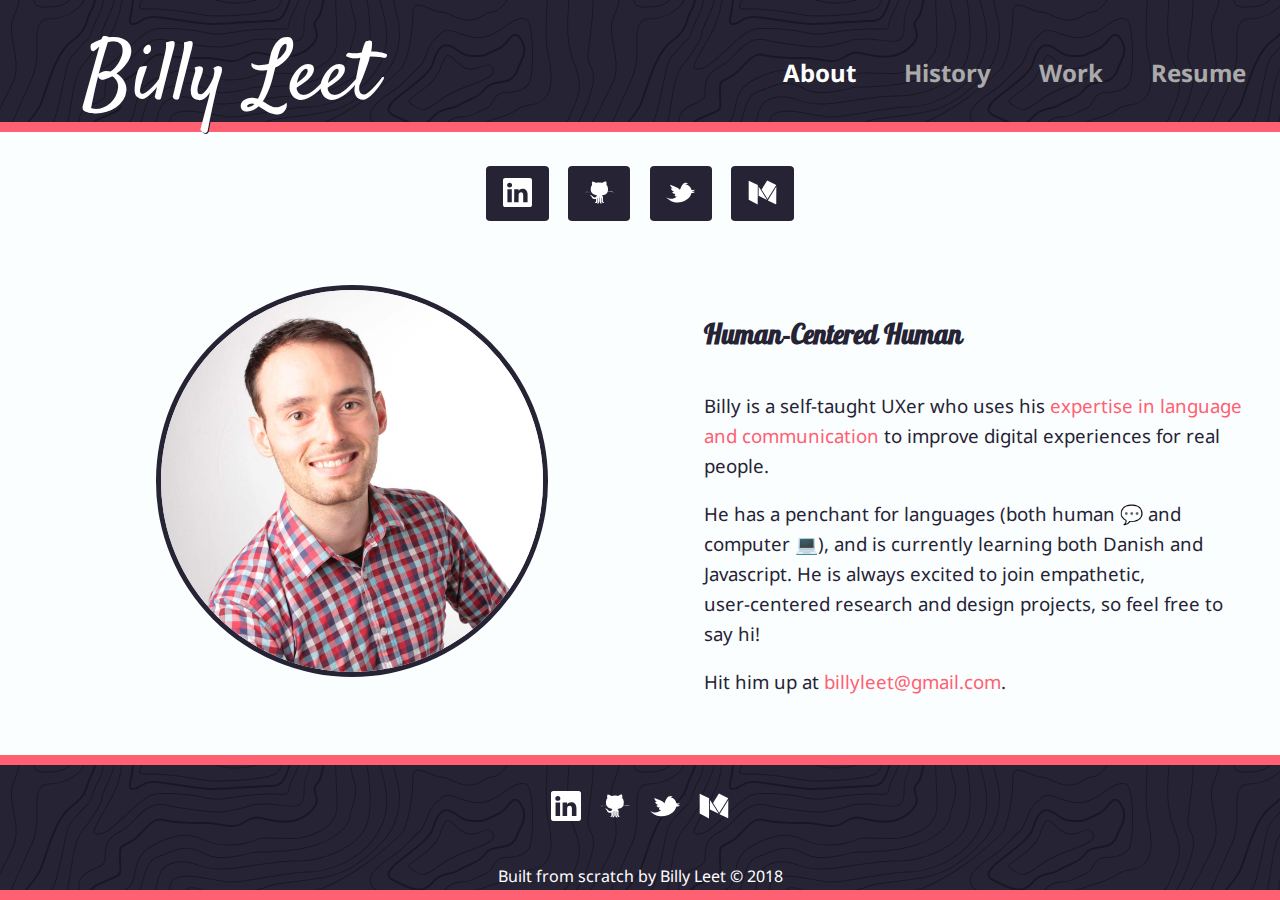
<file: index.html>
<!DOCTYPE html>
<html>
    <head>
        <meta charset="utf-8">
        <meta http-equiv="X-UA-Compatible" content="IE=edge">
        <link href='https://fonts.googleapis.com/css?family=Noto+Sans:400,700,400italic' rel='stylesheet' type='text/css'>
        <link href='https://fonts.googleapis.com/css?family=Satisfy' rel='stylesheet' type='text/css'>
        <link href="https://fonts.googleapis.com/css?family=Galada" rel="stylesheet">
        <title>Billy Leet</title>
        <link rel="stylesheet" href="css/normalize.css">
        <link rel="stylesheet" href="css/main.css">
        <link rel="stylesheet" href="css/responsive.css">
        <link rel="icon" type="image/png" href="favicon-32x32.png" sizes="32x32" />
        <link rel="icon" type="image/png" href="favicon-16x16.png" sizes="16x16" />
        <meta name="description" content="">
        <meta name="viewport" content="width=device-width, initial-scale=1.0">

        <!-- Place favicon.ico and apple-touch-icon.png in the root directory -->

        <!-- Google Analytics -->
        <script>
          (function(i,s,o,g,r,a,m){i['GoogleAnalyticsObject']=r;i[r]=i[r]||function(){
          (i[r].q=i[r].q||[]).push(arguments)},i[r].l=1*new Date();a=s.createElement(o),
          m=s.getElementsByTagName(o)[0];a.async=1;a.src=g;m.parentNode.insertBefore(a,m)
          })(window,document,'script','https://www.google-analytics.com/analytics.js','ga');

          ga('create', 'UA-91970916-1', 'auto');
          ga('send', 'pageview');

        </script>
        <!-- End Google Analytics -->

    </head>
    <body>
        <header>
        	<div class="wrapper">
	        	<nav>
	        		<ul>
	        			<li><a id="current-page" href="index.html">About</a></li>
                <li><a href="history.html">History</a></li>
	        			<li><a href="work.html">Work</a></li>
                <li><a href="https://drive.google.com/open?id=0ByW77hax13RkSXVfVnM4ZFhsMjg">Resume</a></li>
	        		</ul>
	        	</nav>
	        	<a href="index.html" id="title" class="clearfix">
	        		<h1>Billy Leet</h1>
	        	</a>
        	</div>
        </header>

        <div class="social-media-bar">
        	<ul class="clearfix">
                <li><a href="http://linkedin.com/in/wleet"><img src="assets/linkedin.svg" alt="LinkedIn icon"></a></li>
                <li><a href="http://github.com/billyleet"><img src="assets/github.svg" alt="Github icon"></a></li>
                <li><a href="http://twitter.com/ionictoaster"><img src="assets/twitter.svg" alt="Twitter icon"></a></li>
            <!-- <li><a href="http://facebook.com/bleety">FB</a></li> -->
            <!-- <li><a href="http://instagram.com/ionictoaster">IG</a></li> -->
                <li><a href="http://medium.com/@billyleet"><img src="assets/medium.svg" alt="Medium icon"></a></li></a></li>
        	</ul>
        </div>

		<div class="wrapper">
	        <div id="glamour-div">
	    		<img class="glamour-shot" src="assets/glamourshot.png" alt="Billy Leet, photographed by Annie Leibovitz">
	        </div>

	        <div class="bio">
	        	<h2>Human&#8209;Centered Human</h2>
	        	<p>Billy is a self&#8209;taught UXer who uses his <a href="history.html">expertise in language and communication</a> to improve digital experiences for real people.</p>
            <p>He has a penchant for languages (both human&nbsp;💬 and computer&nbsp;💻), and is currently learning both Danish and Javascript. He is always excited to join empathetic, user&#8209;centered research and design projects, so feel free to say hi!</p>
	        	<p>Hit him up at <a href="mailto:billyleet@gmail.com">billyleet@gmail.com</a>.</p>
	        </div>
        </div>

        <div class="clearfix"><p> </p></div>

        <footer>
        	<div class="footer-social-media-bar">
	        	<ul>
	        		<li><a href="http://linkedin.com/in/wleet"><img src="assets/linkedin.svg" alt="LinkedIn icon"></a></li>
                    <li><a href="http://github.com/billyleet"><img src="assets/github.svg" alt="Github icon"></a></li>
                    <li><a href="http://twitter.com/ionictoaster"><img src="assets/twitter.svg" alt="Twitter icon"></a></li>
                    <!-- <li><a href="http://facebook.com/bleety">FB</a></li> -->
                    <!-- <li><a href="http://instagram.com/ionictoaster">IG</a></li> -->
                    <li><a href="http://medium.com/@billyleet"><img src="assets/medium.svg" alt="Medium icon"></a></li>

	        	</ul>
       		</div>
			<p>Built from scratch by Billy Leet &copy; 2018</p>
        </footer>
    </body>
</html>
</file>
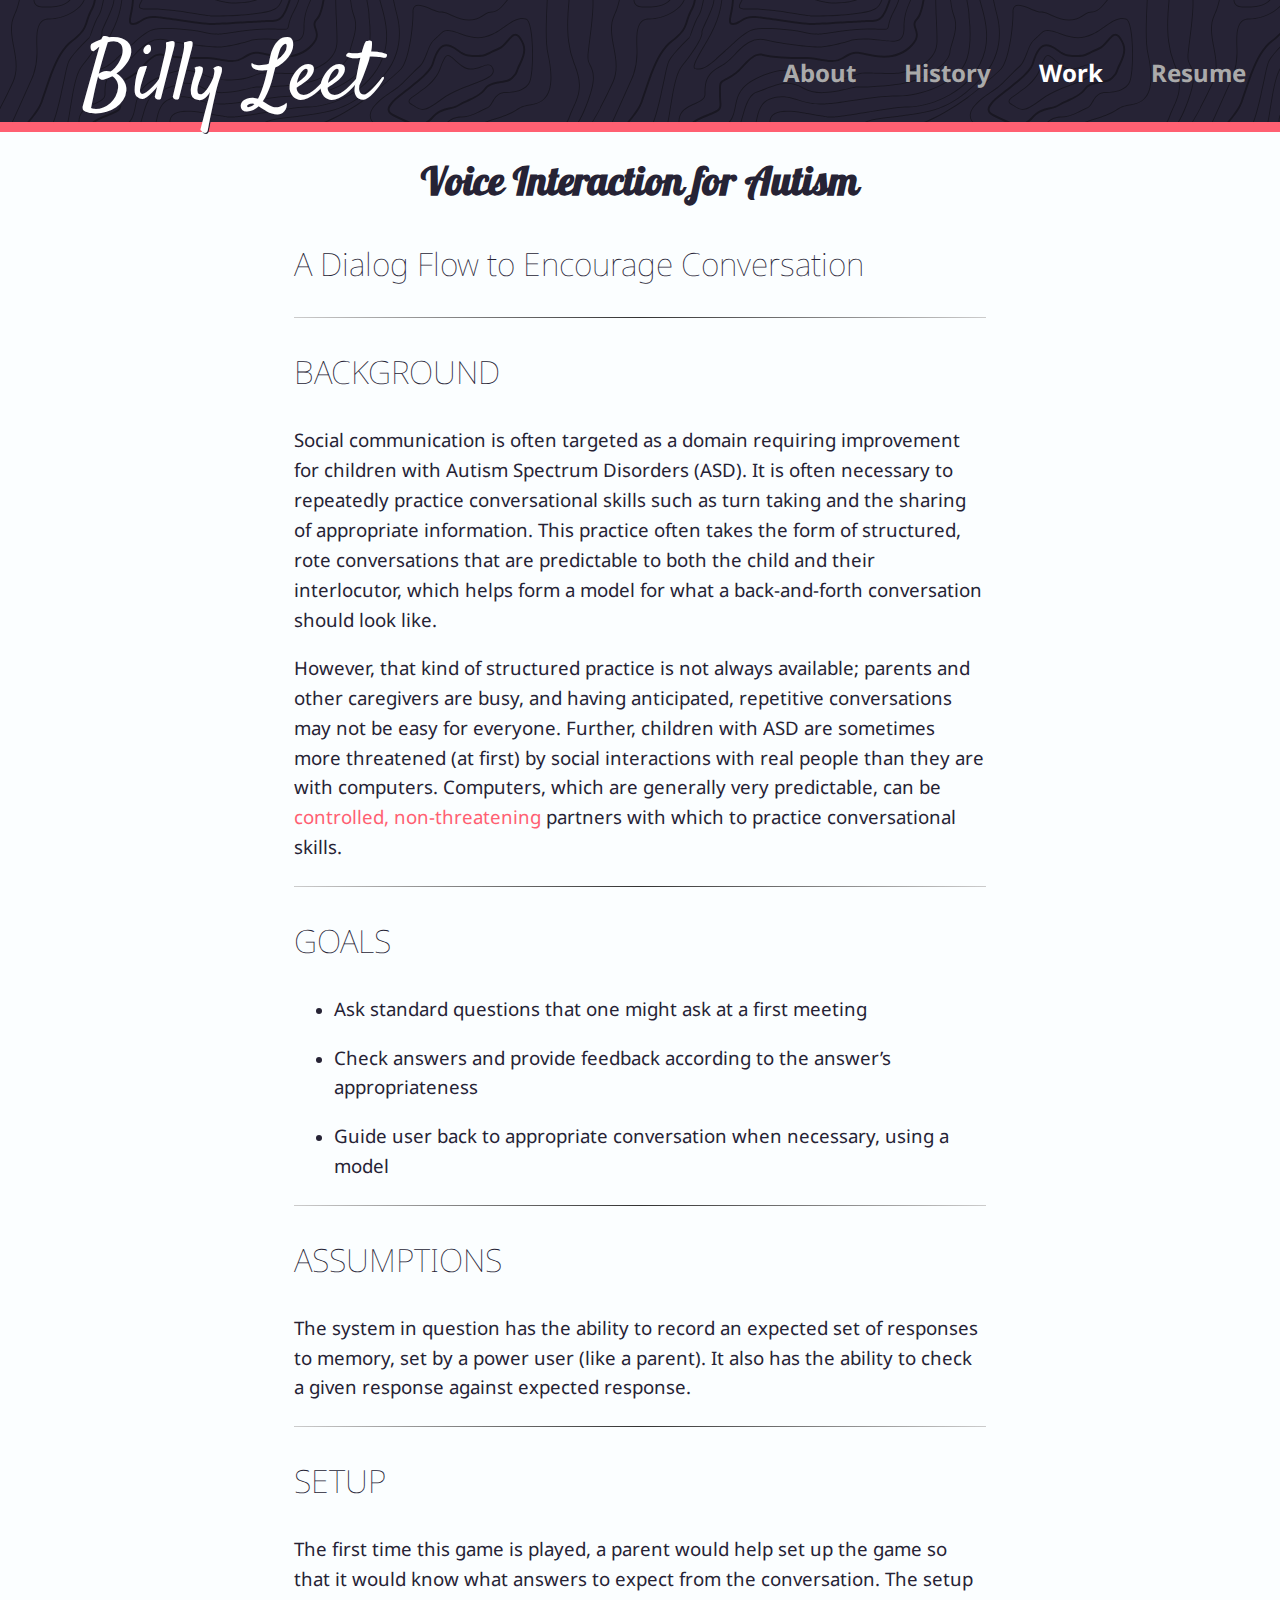
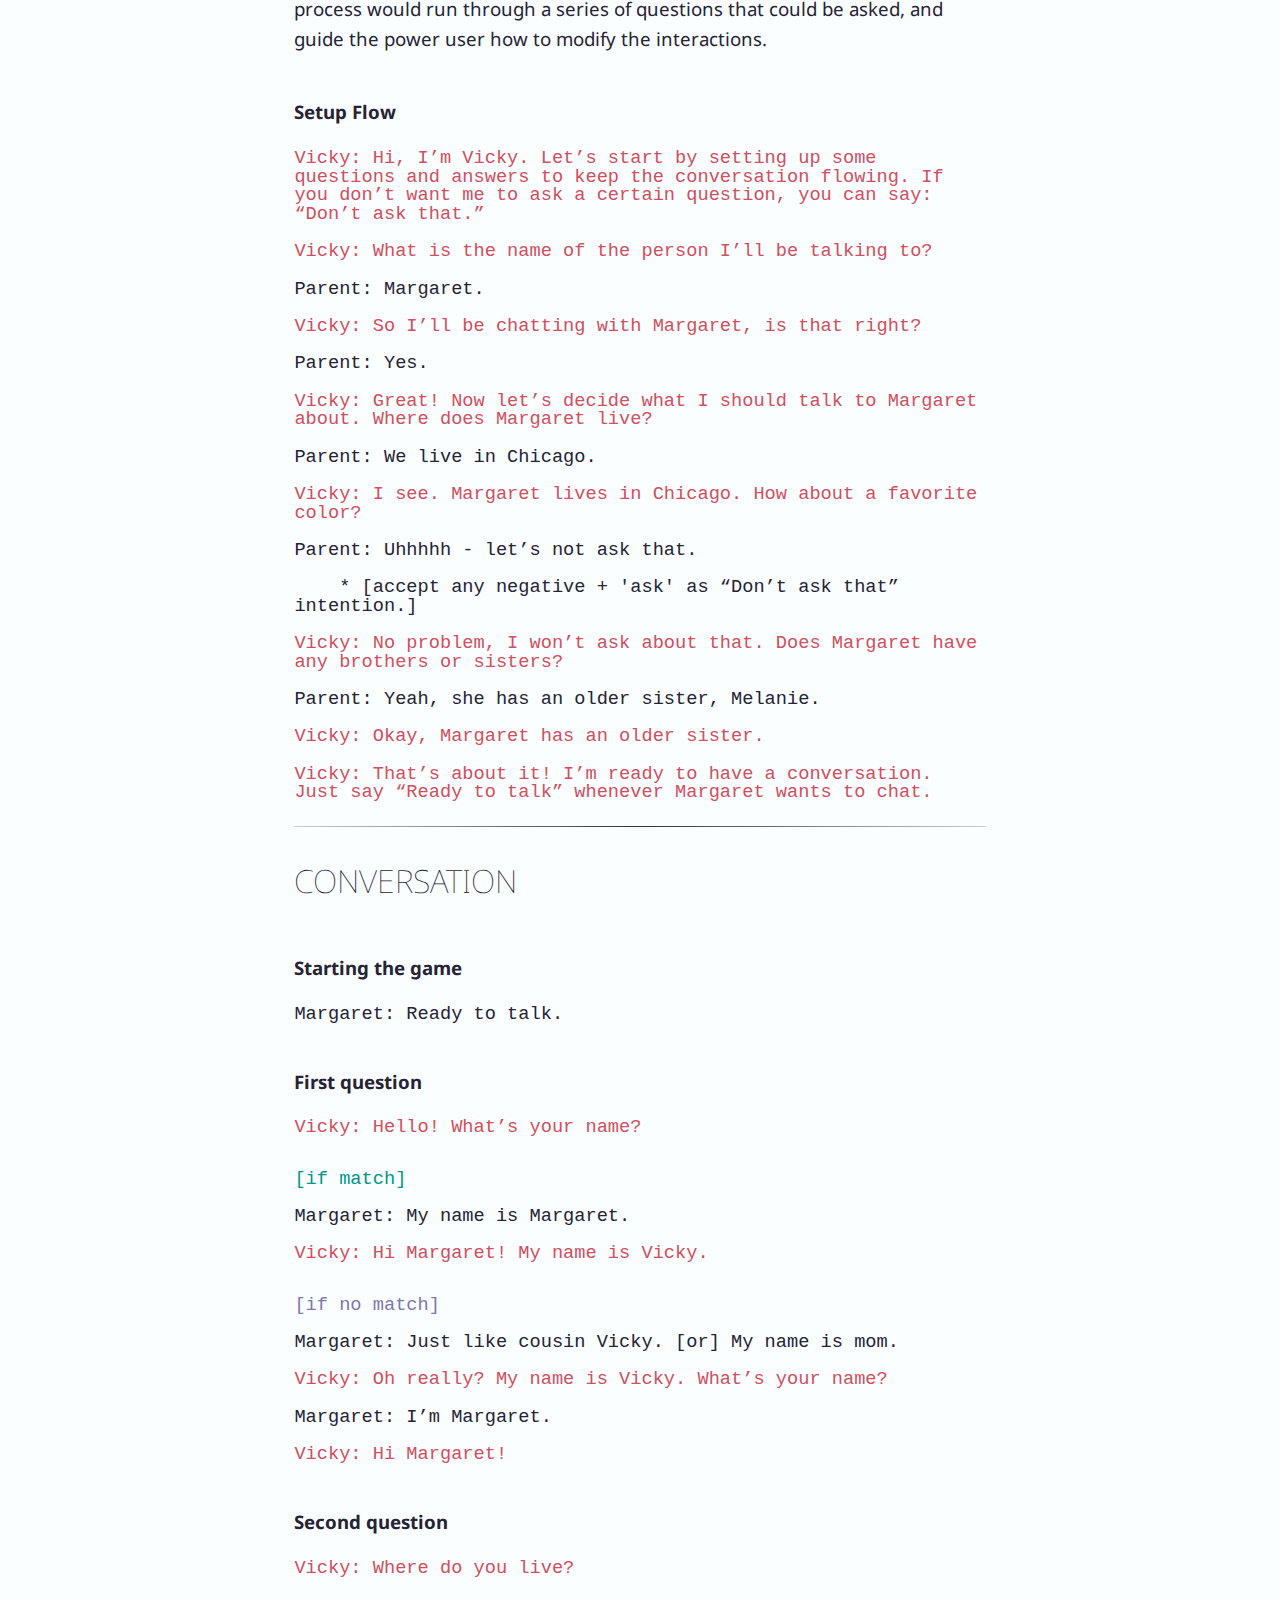
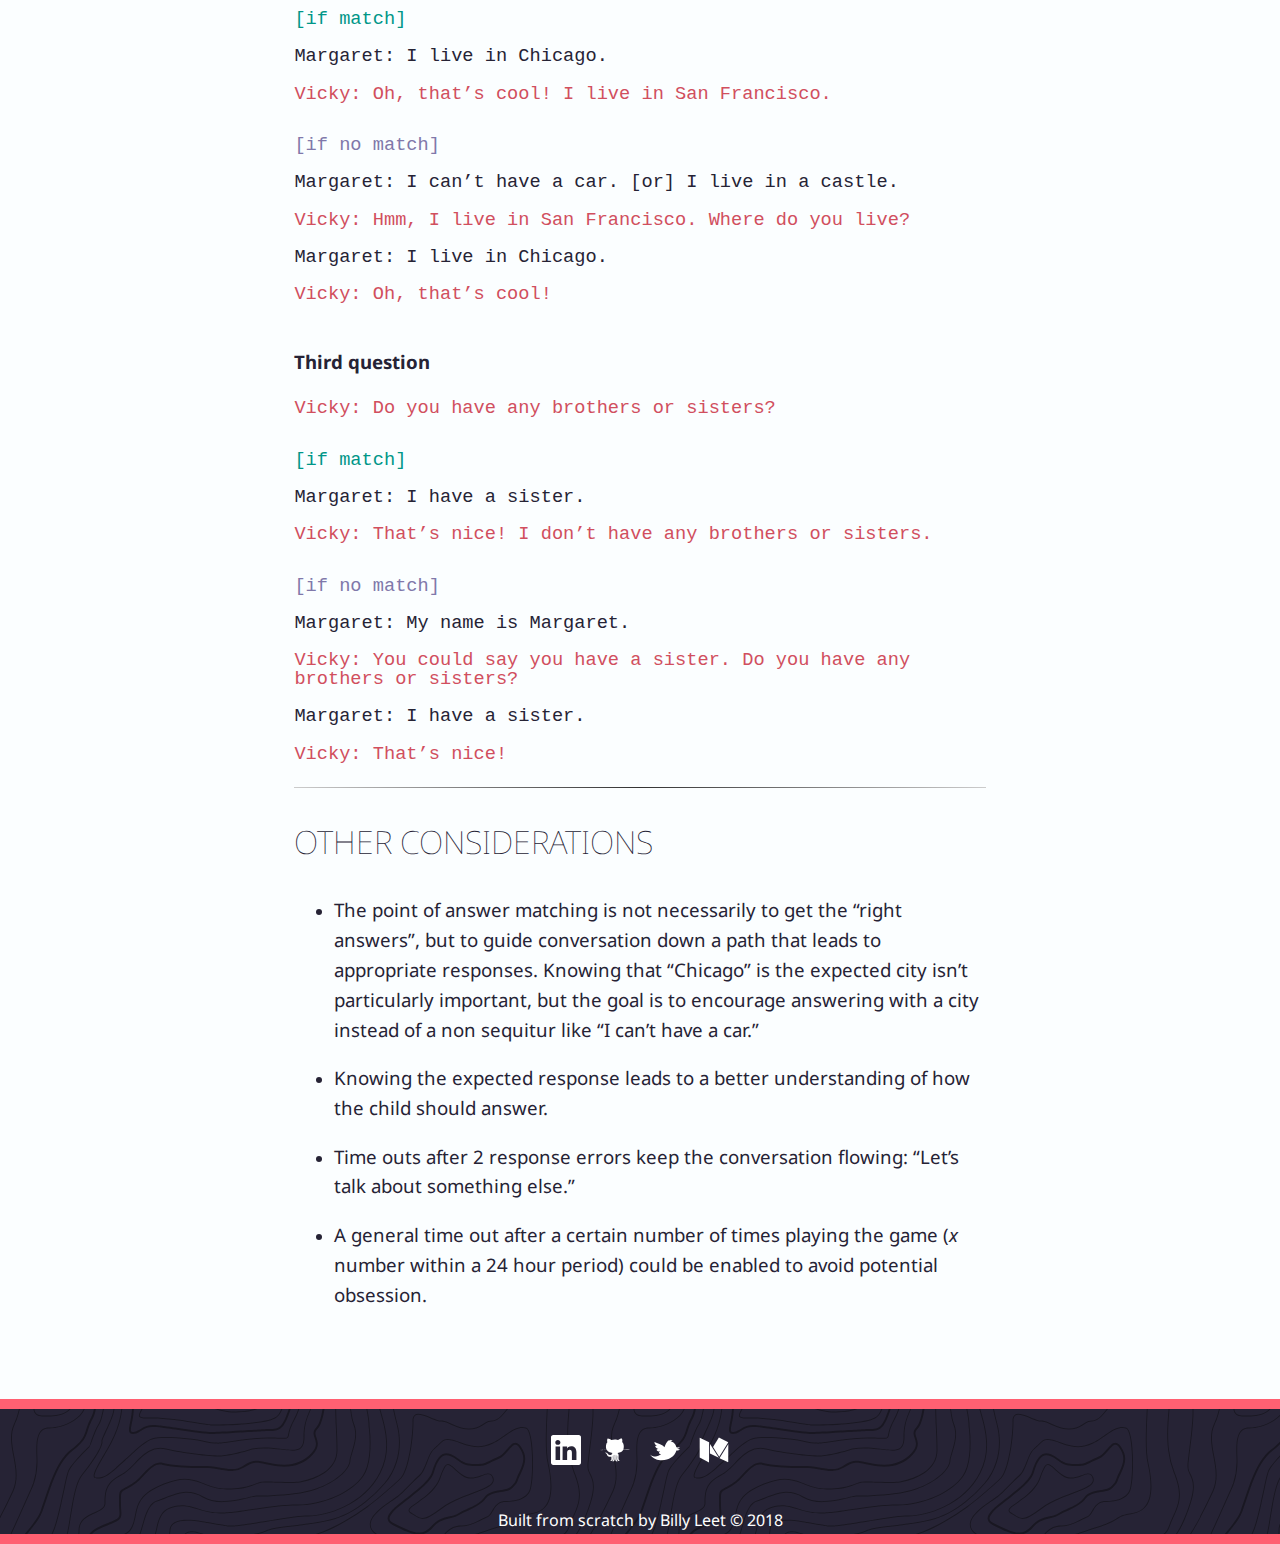
<file: asd.html>
<!DOCTYPE html>
<html>
    <head>
        <meta charset="utf-8">
        <meta http-equiv="X-UA-Compatible" content="IE=edge">
        <link href='https://fonts.googleapis.com/css?family=Noto+Sans:400,700,400italic' rel='stylesheet' type='text/css'>
        <link href='https://fonts.googleapis.com/css?family=Satisfy' rel='stylesheet' type='text/css'>
        <link href="https://fonts.googleapis.com/css?family=Galada" rel="stylesheet">
        <title>Billy Leet | VUI Design for ASD</title>
        <link rel="stylesheet" href="css/normalize.css">
        <link rel="stylesheet" href="css/main.css">
        <link rel="stylesheet" href="css/responsive.css">
        <link rel="icon" type="image/png" href="favicon-32x32.png" sizes="32x32" />
        <link rel="icon" type="image/png" href="favicon-16x16.png" sizes="16x16" />
        <meta name="description" content="">
        <meta name="viewport" content="width=device-width, initial-scale=1.0">

        <!-- Place favicon.ico and apple-touch-icon.png in the root directory -->

        <!-- Google Analytics -->
        <script>
          (function(i,s,o,g,r,a,m){i['GoogleAnalyticsObject']=r;i[r]=i[r]||function(){
          (i[r].q=i[r].q||[]).push(arguments)},i[r].l=1*new Date();a=s.createElement(o),
          m=s.getElementsByTagName(o)[0];a.async=1;a.src=g;m.parentNode.insertBefore(a,m)
          })(window,document,'script','https://www.google-analytics.com/analytics.js','ga');

          ga('create', 'UA-91970916-1', 'auto');
          ga('send', 'pageview');

        </script>
        <!-- End Google Analytics -->

    </head>
    <body>
        <header>
        	<div class="wrapper">
	        	<nav>
	        		<ul>
	        			<li><a href="index.html">About</a></li>
                <li><a href="history.html">History</a></li>
	        			<li><a id="current-page" href="work.html">Work</a></li>
                <li><a href="https://drive.google.com/open?id=0ByW77hax13RkZk0xZWZEeHFodEE">Resume</a></li>
	        		</ul>
	        	</nav>
	        	<a href="index.html" id="title" class="clearfix">
	        		<h1>Billy Leet</h1>
	        	</a>
        	</div>
        </header>

        <div class="wrapper blog">

            <h2>Voice Interaction for Autism<h2>
            <h3>A Dialog Flow to Encourage Conversation</h3>

            <hr>
            <h3>BACKGROUND</h3>
            <p>Social communication is often targeted as a domain requiring improvement for children with Autism Spectrum Disorders (ASD). It is often necessary to repeatedly practice conversational skills such as turn taking and the sharing of appropriate information. This practice often takes the form of structured, rote conversations that are predictable to both the child and their interlocutor, which helps form a model for what a back-and-forth conversation should look like.</p>

            <p>However, that kind of structured practice is not always available; parents and other caregivers are busy, and having anticipated, repetitive conversations may not be easy for everyone. Further, children with ASD are sometimes more threatened (at first) by social interactions with real people than they are with computers. Computers, which are generally very predictable, can be <a href="http://www.autism-help.org/intervention-sensory-integration-computers.htm"> controlled, non-threatening</a> partners with which to practice conversational skills.</p>
            <hr>
            <h3>GOALS</h3>
            <ul>
                <li><p>Ask standard questions that one might ask at a first meeting</p></li>
                <li><p>Check answers and provide feedback according to the answer’s appropriateness</p></li>
                <li><p>Guide user back to appropriate conversation when necessary, using a model</p></li>
            </ul>
            <hr>
            <h3>ASSUMPTIONS</h3>
            <p>
                The system in question has the ability to record an expected set of responses to memory, set by a power user (like a parent). It also has the ability to check a given response against expected response.
            </p>

            </p>
            <hr>
            <h3>SETUP</h3>
            <p>The first time this game is played, a parent would help set up the game so that it would know what answers to expect from the conversation. The setup process would run through a series of questions that could be asked, and guide the power user how to modify the interactions.
            <h4>Setup Flow</h4>
            <p class="voice vicky">Vicky: Hi, I’m Vicky. Let’s start by setting up some questions and answers to keep the conversation flowing. If you don’t want me to ask a certain question, you can say: “Don’t ask that.”
            <p class="voice vicky">Vicky: What is the name of the person I’ll be talking to?
            <p class="voice user">Parent: Margaret.
            <p class="voice vicky">Vicky: So I’ll be chatting with Margaret, is that right?
            <p class="voice user">Parent: Yes.
            <p class="voice vicky">Vicky: Great! Now let’s decide what I should talk to Margaret about. Where does Margaret live?
            <p class="voice user">Parent: We live in Chicago.
            <p class="voice vicky">Vicky: I see. Margaret lives in Chicago. How about a favorite color?
            <p class="voice user">Parent: Uhhhhh - let’s not ask that.
                <p class="voice">&nbsp;&nbsp;&nbsp;&nbsp;* [accept any negative + 'ask' as “Don’t ask that” intention.]</p>
            <p class="voice vicky">Vicky: No problem, I won’t ask about that. Does Margaret have any brothers or sisters?
            <p class="voice user">Parent: Yeah, she has an older sister, Melanie.
            <p class="voice vicky">Vicky: Okay, Margaret has an older sister.
            <p class="voice vicky">Vicky: That’s about it! I’m ready to have a conversation. Just say “Ready to talk” whenever Margaret wants to chat.

            <hr>
            <h3>CONVERSATION</h3>
            <h4>Starting the game</h4>
            <p class="voice user">Margaret: Ready to talk.

            <h4>First question</h4>

            <p class="voice vicky">Vicky: Hello! What’s your name?

            <p class="voice match">[if match]
                <p class="voice user">Margaret: My name is Margaret.
            	<p class="voice vicky">Vicky: Hi Margaret! My name is Vicky.

            <p class="voice no-match">[if no match]
                <p class="voice user">Margaret: Just like cousin Vicky. [or] My name is mom.
                <p class="voice vicky">Vicky: Oh really? My name is Vicky. What’s your name?
        		<p class="voice user">Margaret: I’m Margaret.
        		<p class="voice vicky">Vicky: Hi Margaret!

            <h4>Second question</h4>

            <p class="voice vicky">Vicky: Where do you live?

            <p class="voice match">[if match]
                <p class="voice user">Margaret: I live in Chicago.
                <p class="voice vicky">Vicky: Oh, that’s cool! I live in San Francisco.

            <p class="voice no-match">[if no match]
                <p class="voice user">Margaret: I can’t have a car. [or] I live in a castle.
        		<p class="voice vicky">Vicky: Hmm, I live in San Francisco. Where do you live?
        		<p class="voice user">Margaret: I live in Chicago.
        		<p class="voice vicky">Vicky: Oh, that’s cool!

            <h4>Third question</h4>

            <p class="voice vicky">Vicky: Do you have any brothers or sisters?

            <p class="voice match">[if match]
                <p class="voice user">Margaret: I have a sister.
                <p class="voice vicky">Vicky: That’s nice! I don’t have any brothers or sisters.

            <p class="voice no-match">[if no match]
                <p class="voice user">Margaret: My name is Margaret.
        		<p class="voice vicky">Vicky: You could say you have a sister. Do you have any brothers or sisters?
        		<p class="voice user">Margaret: I have a sister.
        		<p class="voice vicky">Vicky: That’s nice!

            <hr>
            <h3>OTHER CONSIDERATIONS</h3>
            <ul>
                <li><p>The point of answer matching is not necessarily to get the “right answers”, but to guide conversation down a path that leads to appropriate responses. Knowing that “Chicago” is the expected city isn’t particularly important, but the goal is to encourage answering with a city instead of a non sequitur like “I can’t have a car.”</li>
                <li><p>Knowing the expected response leads to a better understanding of how the child should answer.</li>
                <li><p>Time outs after 2 response errors keep the conversation flowing: “Let’s talk about something else.”</li>
                <li><p>A general time out after a certain number of times playing the game (<i>x</i> number within a 24 hour period) could be enabled to avoid potential obsession.</li>
            </ul>
        </div>

        <div class="clearfix"><p> </p></div>

        <footer>
        	<div class="footer-social-media-bar">
	        	<ul>
                    <li><a href="http://linkedin.com/in/wleet"><img src="assets/linkedin.svg" alt="LinkedIn icon"></a></li>
                    <li><a href="http://github.com/billyleet"><img src="assets/github.svg" alt="Github icon"></a></li>
                    <li><a href="http://twitter.com/ionictoaster"><img src="assets/twitter.svg" alt="Twitter icon"></a></li>
	        		<!-- <li><a href="http://facebook.com/bleety">FB</a></li> -->
	        		<!-- <li><a href="http://instagram.com/ionictoaster">IG</a></li> -->
                    <li><a href="http://medium.com/@billyleet"><img src="assets/medium.svg" alt="Medium icon"></a></li>
	        	</ul>
    	    </div>

            <p>Built from scratch by Billy Leet &copy; 2018</p>
        </footer>
    </body>
</html>
</file>
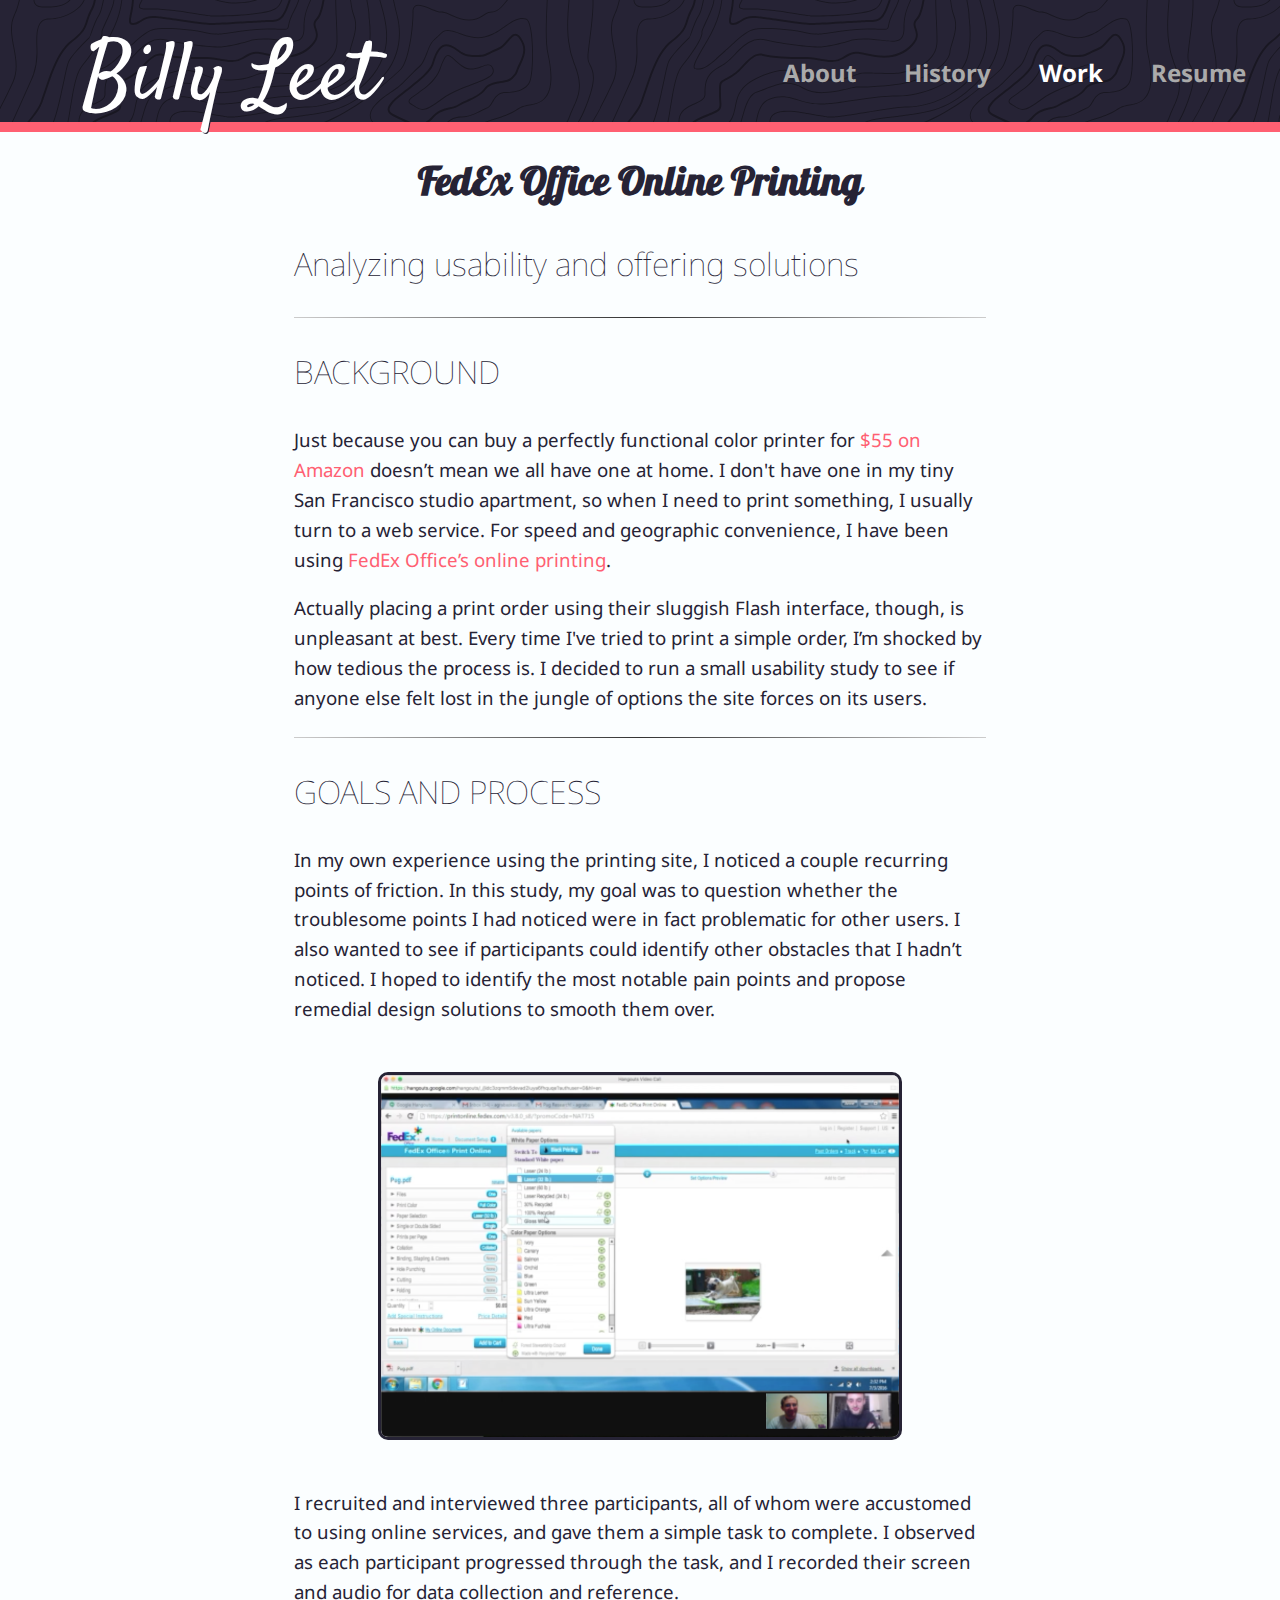
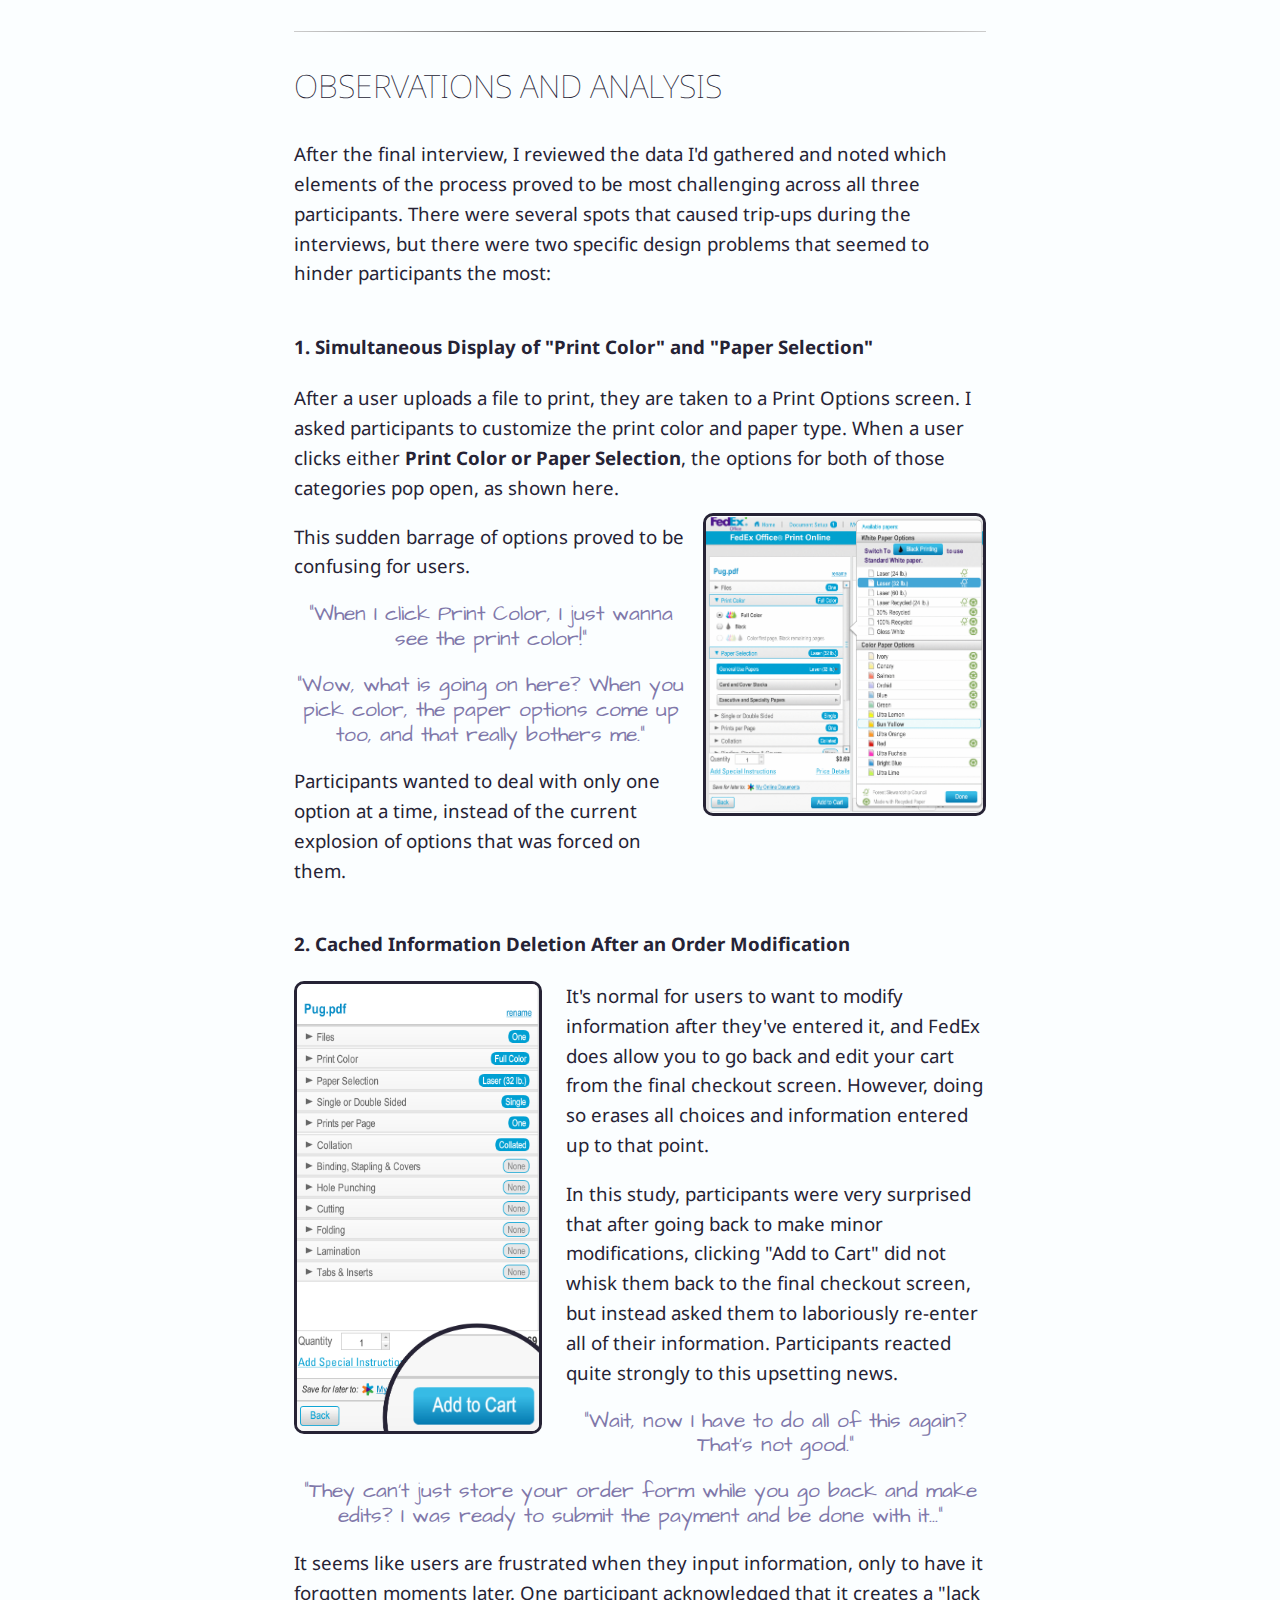
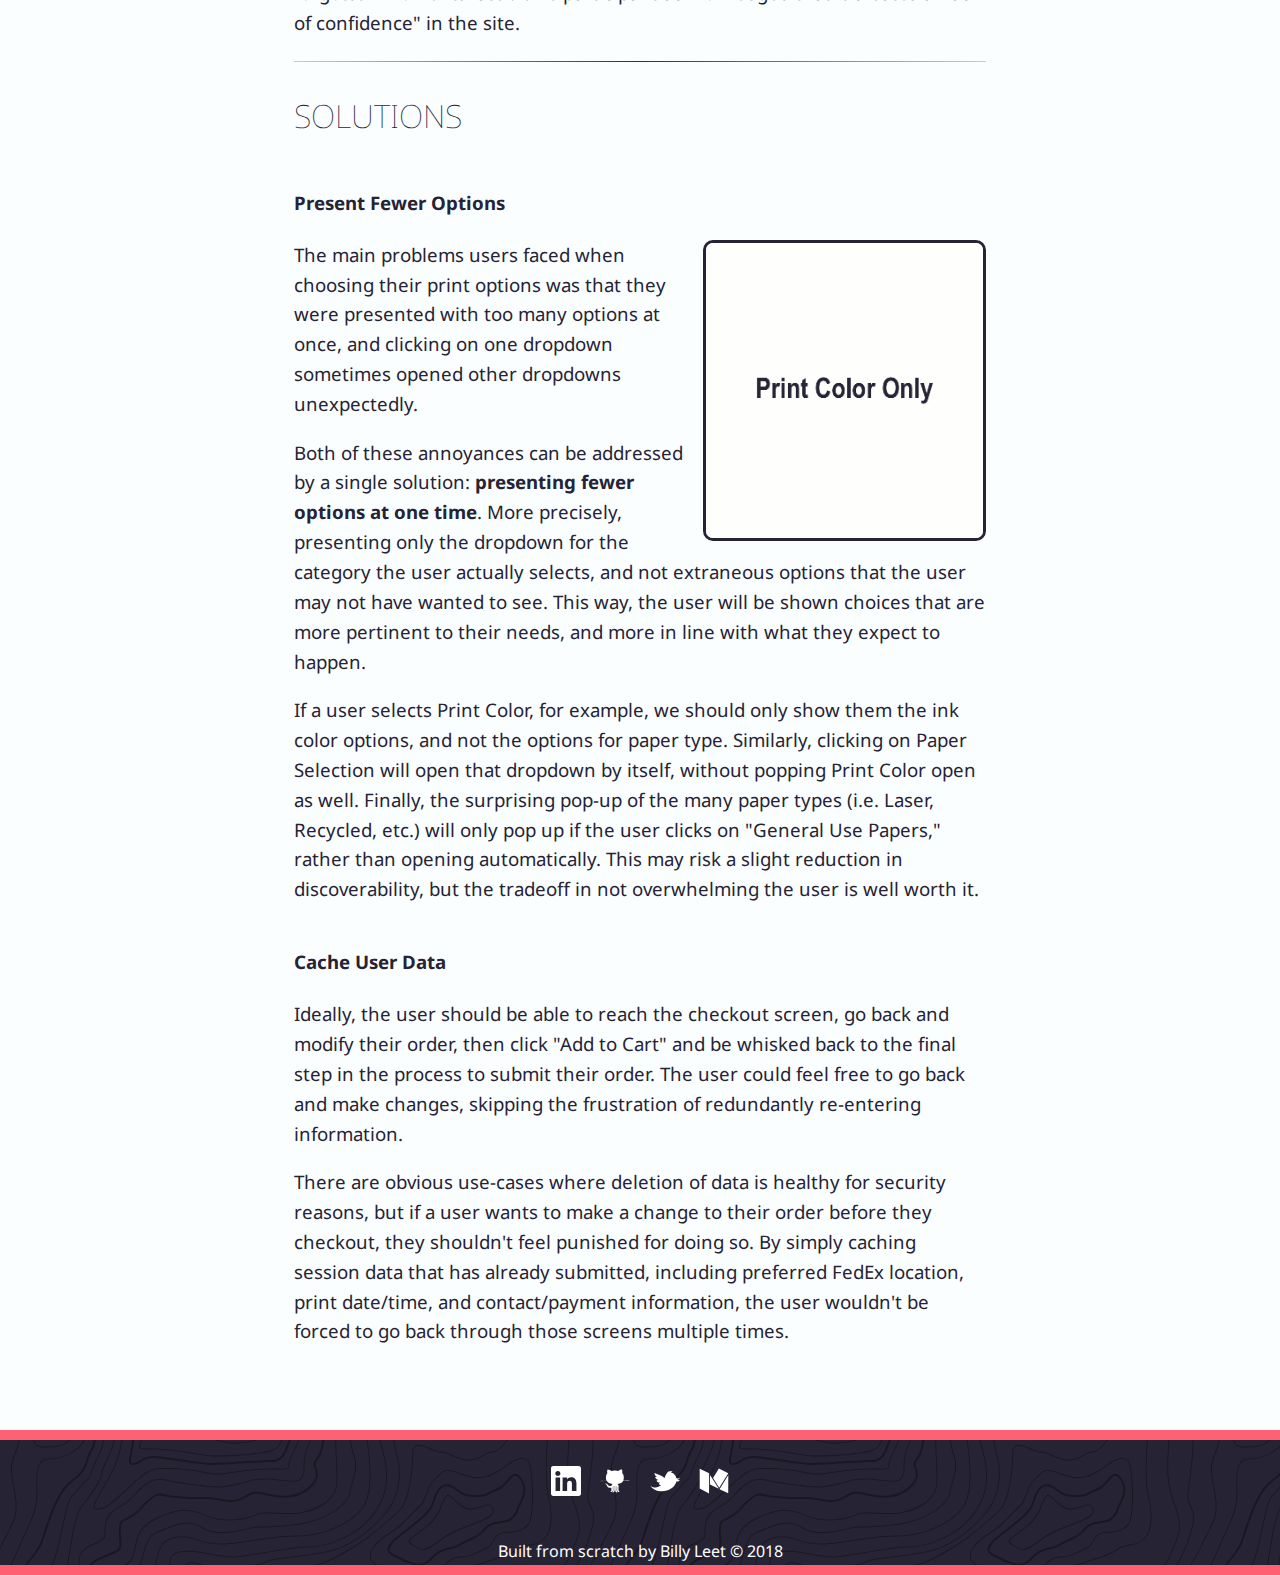
<file: fedex.html>
<!DOCTYPE html>
<html>
    <head>
        <meta charset="utf-8">
        <meta http-equiv="X-UA-Compatible" content="IE=edge">
        <link href='https://fonts.googleapis.com/css?family=Noto+Sans:400,700,400italic' rel='stylesheet' type='text/css'>
        <link href='https://fonts.googleapis.com/css?family=Satisfy' rel='stylesheet' type='text/css'>
        <link href="https://fonts.googleapis.com/css?family=Galada" rel="stylesheet">
        <link href="https://fonts.googleapis.com/css?family=Architects+Daughter" rel="stylesheet">
        <title>Billy Leet | Fedex Research</title>
        <link rel="stylesheet" href="css/normalize.css">
        <link rel="stylesheet" href="css/main.css">
        <link rel="stylesheet" href="css/responsive.css">
        <link rel="icon" type="image/png" href="favicon-32x32.png" sizes="32x32" />
        <link rel="icon" type="image/png" href="favicon-16x16.png" sizes="16x16" />
        <meta name="description" content="">
        <meta name="viewport" content="width=device-width, initial-scale=1.0">

        <!-- Place favicon.ico and apple-touch-icon.png in the root directory -->

        <!-- Google Analytics -->
        <script>
          (function(i,s,o,g,r,a,m){i['GoogleAnalyticsObject']=r;i[r]=i[r]||function(){
          (i[r].q=i[r].q||[]).push(arguments)},i[r].l=1*new Date();a=s.createElement(o),
          m=s.getElementsByTagName(o)[0];a.async=1;a.src=g;m.parentNode.insertBefore(a,m)
          })(window,document,'script','https://www.google-analytics.com/analytics.js','ga');

          ga('create', 'UA-91970916-1', 'auto');
          ga('send', 'pageview');

        </script>
        <!-- End Google Analytics -->

    </head>
    <body>
        <header>
        	<div class="wrapper">
	        	<nav>
	        		<ul>
	        			<li><a href="index.html">About</a></li>
                <li><a href="history.html">History</a></li>
	        			<li><a id="current-page" href="work.html">Work</a></li>
                <li><a href="https://drive.google.com/open?id=0ByW77hax13RkSXVfVnM4ZFhsMjg">Resume</a></li>
	        		</ul>
	        	</nav>
	        	<a href="index.html" id="title" class="clearfix">
	        		<h1>Billy Leet</h1>
	        	</a>
        	</div>
        </header>

        <div class="wrapper blog">

            <h2>FedEx&nbsp;Office Online&nbsp;Printing<h2>
            <h3>Analyzing usability and offering solutions</h3>

            <hr>
            <h3>BACKGROUND</h3>
            <p>Just because you can buy a perfectly functional color printer for <a href="https://www.amazon.com/HP-Printer-Wireless-enabled-F0V69A/dp/B013SKI4LU/ref=sr_1_1?s=office-electronics&amp;ie=UTF8&amp;qid=1467586493&amp;sr=1-1&amp;keywords=printer">$55 on Amazon</a> doesn’t mean we all have one at home. I don't have one in my tiny San Francisco studio apartment, so when I need to print something, I usually turn to a web service. For speed and geographic convenience, I have been using <a href="http://www.fedex.com/us/office/">FedEx Office’s online printing</a><!--; there are three locations within a short walk of my apartment, and in my experience they tend to complete print jobs quickly and accurately once placed-->.</p>
            <p>Actually placing a print order using their sluggish Flash interface, though, is unpleasant at best. Every time I've tried to print a simple order, I’m shocked by how tedious the process is. I decided to run a small usability study to see if anyone else felt lost in the jungle of options the site forces on its users.<!-- I asked a few friends to run through the printing process from start to finish while I observed and took notes.--></p>
            <hr>
            <h3>GOALS AND PROCESS</h3>
            <p>In my own experience using the printing site, I noticed a couple recurring points of friction. In this study, my goal was to question whether the troublesome points I had noticed were in fact problematic for other users. I also wanted to see if participants could identify other obstacles that I hadn’t noticed. I hoped to identify the most notable pain points and propose remedial design solutions to smooth them over.</p>
            <!--<p>I found three participants for the study, all of whom were accustomed to using online services but had never used the FedEx Office site before. I provided each participant with a generic PDF file to print, and a copy of the study's instructions. The instructions were designed to provide a complete reference, covering all data inputs the user would have to make during the printing process. The process entailed uploading a document, choosing some print customizations, getting to the final checkout screen, and then going back and changing some of the customizations.</p>-->
            <img src="assets/activeresearch.png" alt="Remote User Research via Hangouts">
            <p>I recruited and interviewed three participants, all of whom were accustomed to using online services, and gave them a simple task to complete. I observed as each participant progressed through the task<!--, encouraging them to think out loud and to voice any concerns they had. -->, and I recorded their screen and audio for data collection and reference.</p>
            <hr>
            <h3>OBSERVATIONS AND ANALYSIS</h3>
            <p>After the final interview, I reviewed the data I'd gathered and noted which elements of the process proved to be most challenging across all three participants. There were several spots that caused trip-ups during the interviews, but there were two specific design problems that seemed to hinder participants the most:</p>
            <h4>1. Simultaneous Display of "Print Color" and "Paper Selection"</h4>
            <p>After a user uploads a file to print, they are taken to a Print Options screen<!--that presents a huge range of customization options for the print job: collation, stapling, covers, paper type, documents per page, etc-->. I asked participants to customize the print color and paper type. When a user clicks either <strong>Print Color or Paper Selection</strong>, the options for both of those categories pop open, as shown here.</p>
            <img class="side-image-right" src="assets/toomanyoptions.gif" alt="Print Color and Paper Selection show up simultaneously no matter which you click">
            <p>This sudden barrage of options proved to be confusing for users.</p>
            <p class="quote">"When I click Print Color, I just wanna see the print color!"</p> <!--Another user was visibly perplexed, exclaiming, -->
            <p class="quote">"Wow, what is going on here? When you pick color, the paper options come up too, and that really bothers me."</p>
            <p>Participants wanted to deal with only one option at a time, instead of the current explosion of options that was forced on them. <!--It's easy to imagine a step-by-step process in which options for Print Color are offered, closed out, and then followed by an offering of options for Paper Selection.--></p>
            <h4>2. Cached Information Deletion After an Order Modification</h4>
            <img class="side-image-left" src="assets/addtocart.png" alt="Clicking Add to Cart after editing does not take you back to the checkout screen">
            <p><!--After a user finishes customizing their print order, they are asked to go through a series of screens to enter the following information: user location, pickup day, pickup location, pickup time, contact info, recipient info, and payment info. After entering that information and reaching the checkout screen, the user still has the option to go back and change the customizations on their order (e.g. choosing to print in color instead of grayscale). However, if they do decide to back and make that change, <strong>all of the above data fields are erased</strong>. This means that the user must re-enter all information about when and where they would like to pick up the order, including all contact and payment information.-->It's normal for users to want to modify information after they've entered it, and FedEx does allow you to go back and edit your cart from the final checkout screen. However, doing so erases all choices and information entered up to that point.</p>
            <p>In this study, participants were very surprised that after going back to make minor modifications, clicking "Add to Cart" did not whisk them back to the final checkout screen, but instead asked them to laboriously re-enter all of their information. Participants reacted quite strongly to this upsetting news.</p>
            <p class="quote">"Wait, now I have to do all of this again? That's not good."</p>
            <p class="quote">"They can’t just store your order form while you go back and make edits? I was ready to submit the payment and be done with it..."</p>
            <p>It seems like users are frustrated when they input information, only to have it forgotten moments later. One participant acknowledged that <!--people are sometimes anxious about entering all of their personal infomation, so forcing them to do it multiple times just because they edited something seems "silly" and --> it creates a "lack of confidence" in the site.</p>
            <hr>
            <h3>SOLUTIONS</h3>
            <h4>Present Fewer Options</h4>
            <img class="side-image-right" src="assets/improvedgif.gif" alt="">
            <p>The main problems users faced when choosing their print options was that they were presented with too many options at once, and clicking on one dropdown sometimes opened other dropdowns unexpectedly.</p>
            <p>Both of these annoyances can be addressed by a single solution: <strong>presenting fewer options at one time</strong>. More precisely, presenting only the dropdown for the category the user actually selects, and not extraneous options that the user may not have wanted to see. This way, the user will be shown choices that are more pertinent to their needs, and more in line with what they expect to happen.</p>
            <p>If a user selects Print Color, for example, we should only show them the ink color options, and not the options for paper type. Similarly, clicking on Paper Selection will open that dropdown by itself, without popping Print Color open as well. Finally, the surprising pop-up of the many paper types (i.e. Laser, Recycled, etc.) will only pop up if the user clicks on "General Use Papers," rather than opening automatically. This may risk a slight reduction in discoverability, but the tradeoff in not overwhelming the user is well worth it.</p>
            <h4>Cache User Data</h4>
            <p>Ideally, the user should be able to reach the checkout screen, go back and modify their order, then click "Add to Cart" and be whisked back to the final step in the process to submit their order. The user could feel free to go back and make changes, skipping the frustration of redundantly re-entering information.</p>
            <p>There are obvious use-cases where deletion of data is healthy for security reasons, but if a user wants to make a change to their order before they checkout, they shouldn't feel punished for doing so. By simply caching session data that has already submitted, including preferred FedEx location, print date/time, and contact/payment information, the user wouldn't be forced to go back through those screens multiple times.</p>

        </div>

        <div class="clearfix"><p> </p></div>

        <footer>
        	<div class="footer-social-media-bar">
	        	<ul>
                    <li><a href="http://linkedin.com/in/wleet"><img src="assets/linkedin.svg" alt="LinkedIn icon"></a></li>
                    <li><a href="http://github.com/billyleet"><img src="assets/github.svg" alt="Github icon"></a></li>
                    <li><a href="http://twitter.com/ionictoaster"><img src="assets/twitter.svg" alt="Twitter icon"></a></li>
	        		<!-- <li><a href="http://facebook.com/bleety">FB</a></li> -->
	        		<!-- <li><a href="http://instagram.com/ionictoaster">IG</a></li> -->
                    <li><a href="http://medium.com/@billyleet"><img src="assets/medium.svg" alt="Medium icon"></a></li>
	        	</ul>
    	    </div>

            <p>Built from scratch by Billy Leet &copy; 2018</p>
        </footer>
    </body>
</html>
</file>
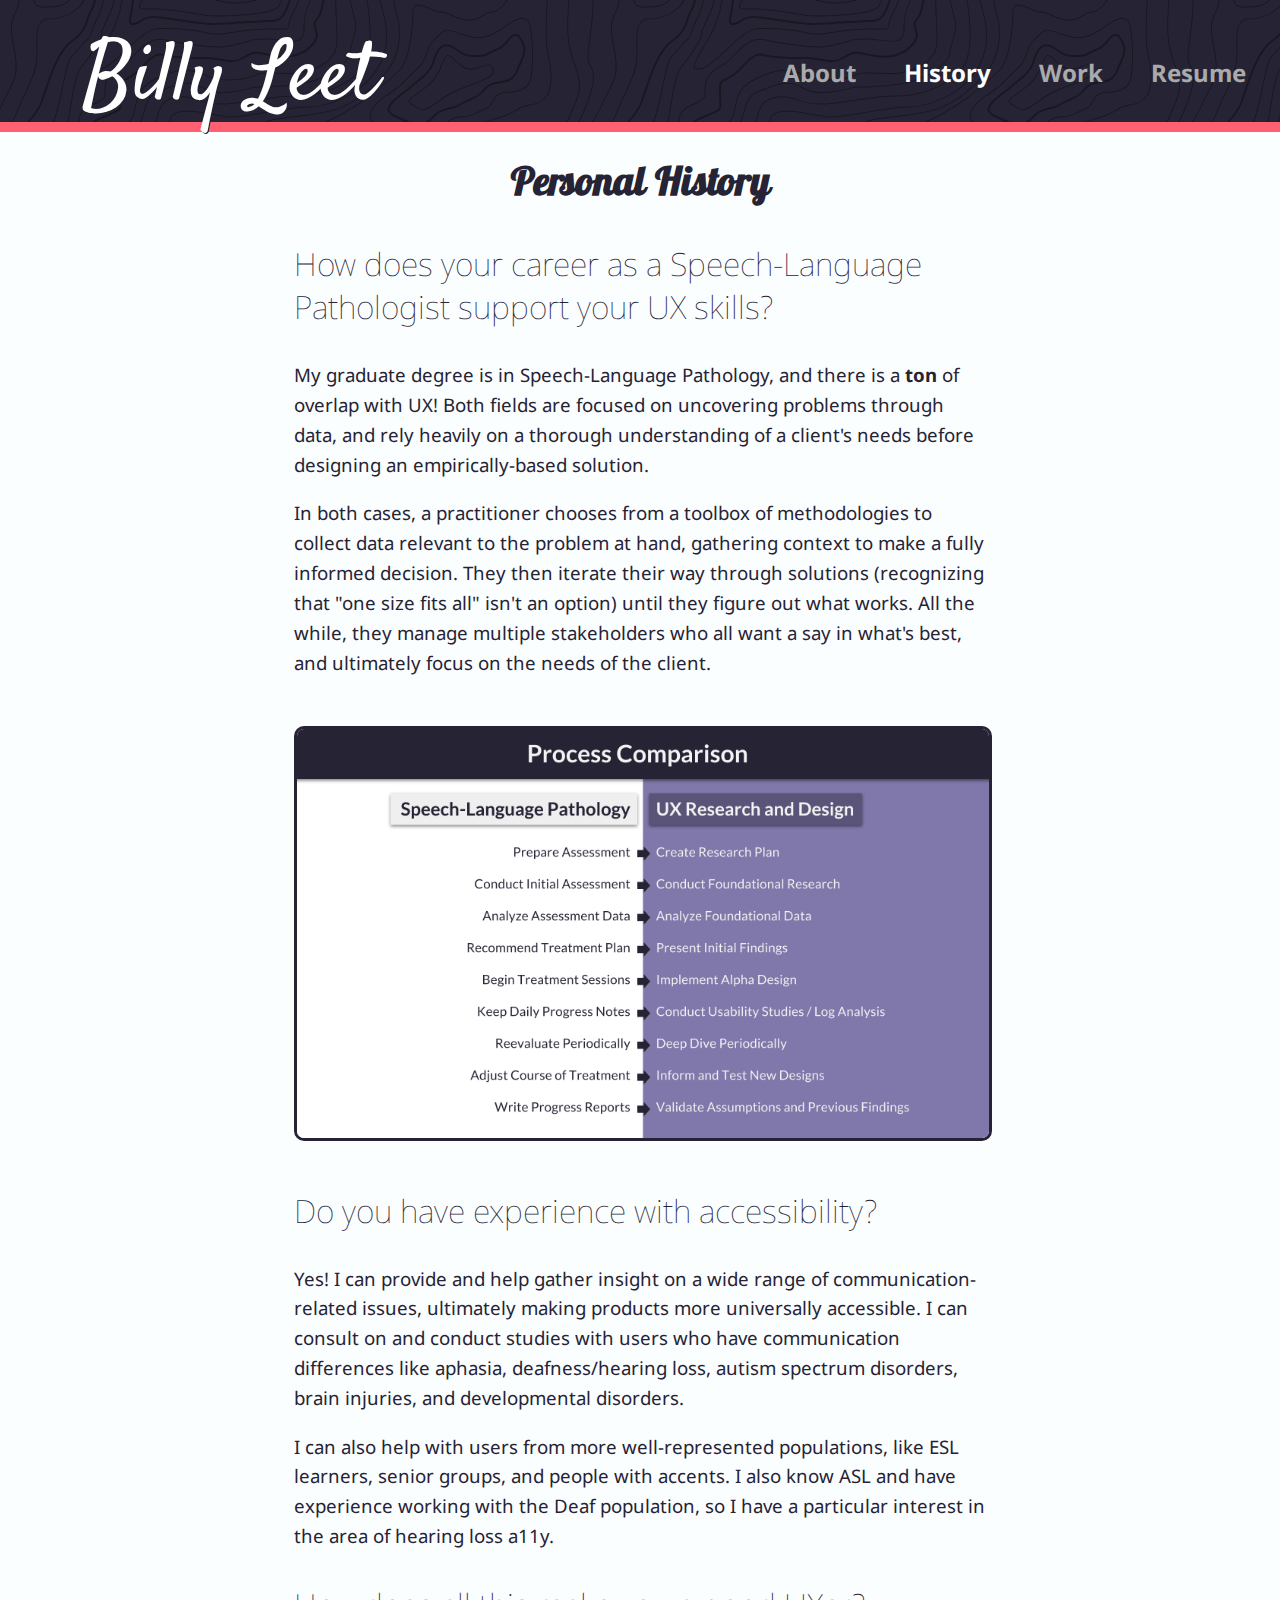
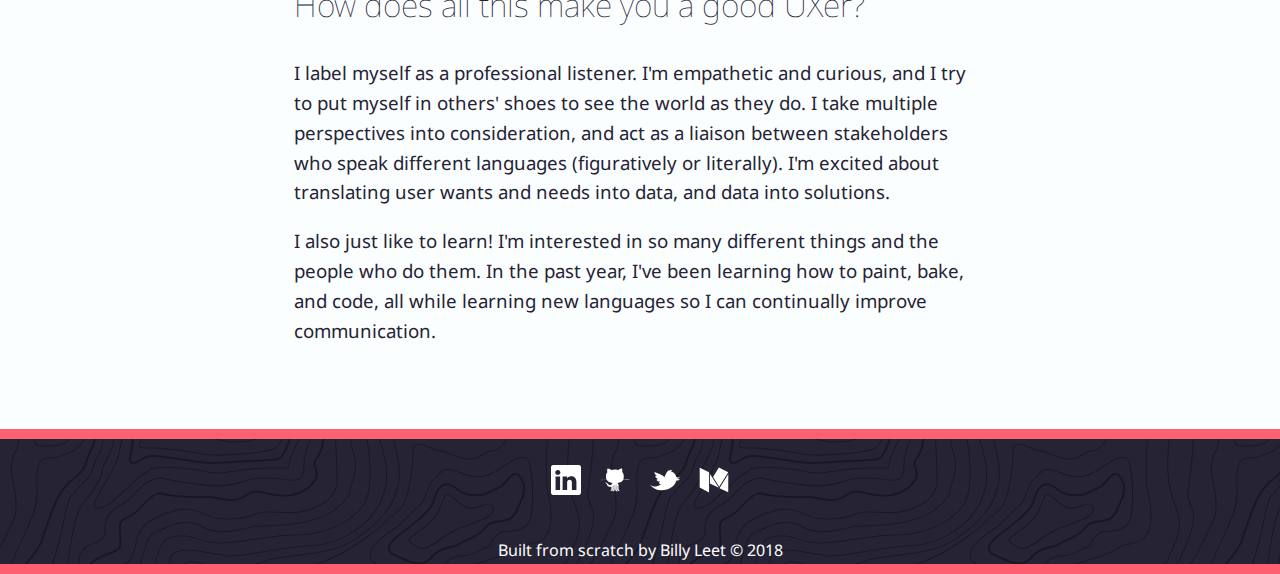
<file: history.html>
<!DOCTYPE html>
<html>
    <head>
        <meta charset="utf-8">
        <meta http-equiv="X-UA-Compatible" content="IE=edge">
        <link href='https://fonts.googleapis.com/css?family=Noto+Sans:400,700,400italic' rel='stylesheet' type='text/css'>
        <link href='https://fonts.googleapis.com/css?family=Satisfy' rel='stylesheet' type='text/css'>
        <link href="https://fonts.googleapis.com/css?family=Galada" rel="stylesheet">
        <link href="https://fonts.googleapis.com/css?family=Architects+Daughter" rel="stylesheet">
        <title>Billy Leet | History</title>
        <link rel="stylesheet" href="css/normalize.css">
        <link rel="stylesheet" href="css/main.css">
        <link rel="stylesheet" href="css/responsive.css">
        <link rel="icon" type="image/png" href="favicon-32x32.png" sizes="32x32" />
        <link rel="icon" type="image/png" href="favicon-16x16.png" sizes="16x16" />
        <meta name="description" content="">
        <meta name="viewport" content="width=device-width, initial-scale=1.0">

        <!-- Place favicon.ico and apple-touch-icon.png in the root directory -->

        <!-- Google Analytics -->
        <script>
          (function(i,s,o,g,r,a,m){i['GoogleAnalyticsObject']=r;i[r]=i[r]||function(){
          (i[r].q=i[r].q||[]).push(arguments)},i[r].l=1*new Date();a=s.createElement(o),
          m=s.getElementsByTagName(o)[0];a.async=1;a.src=g;m.parentNode.insertBefore(a,m)
          })(window,document,'script','https://www.google-analytics.com/analytics.js','ga');

          ga('create', 'UA-91970916-1', 'auto');
          ga('send', 'pageview');

        </script>
        <!-- End Google Analytics -->

    </head>
    <body>
        <header>
        	<div class="wrapper">
	        	<nav>
	        		<ul>
	        			<li><a href="index.html">About</a></li>
                <li><a id="current-page" href="history.html">History</a></li>
	        			<li><a href="work.html">Work</a></li>
                <li><a href="https://drive.google.com/open?id=0ByW77hax13RkSXVfVnM4ZFhsMjg">Resume</a></li>
	        		</ul>
	        	</nav>
	        	<a href="index.html" id="title" class="clearfix">
	        		<h1>Billy Leet</h1>
	        	</a>
        	</div>
        </header>

        <div class="wrapper blog">

            <h2>Personal History</h2>

            <h3>How does your career as a Speech-Language Pathologist support your UX skills?</h3>
            <p>My graduate degree is in Speech-Language Pathology, and there is a <strong>ton</strong> of overlap with UX! Both fields are focused on uncovering problems through data, and rely heavily on a thorough understanding of a client's needs before designing an empirically-based solution.</p>
            <p>In both cases, a practitioner chooses from a toolbox of methodologies to collect data relevant to the problem at hand, gathering context to make a fully informed decision. They then iterate their way through solutions (recognizing that "one size fits all" isn't an option) until they figure out what works. All the while, they manage multiple stakeholders who all want a say in what's best, and ultimately focus on the needs of the client.</p>
            <img id="slp-comparison" src="assets/SLP_vs_UXR_Process.png" alt="Comparison of SLP vs UXR Process">
            <h3>Do you have experience with accessibility?</h3>
            <p>Yes! I can provide and help gather insight on a wide range of communication-related issues, ultimately making products more universally accessible. I can consult on and conduct studies with users who have communication differences like aphasia, deafness/hearing loss, autism spectrum disorders, brain injuries, and developmental disorders.</p>
            <p>I can also help with users from more well-represented populations, like ESL learners, senior groups, and people with accents. I also know ASL and have experience working with the Deaf population, so I have a particular interest in the area of hearing loss a11y.</p>
            <h3>How does all this make you a good UXer?</h3>
            <p>I label myself as a professional listener. I'm empathetic and curious, and I try to put myself in others' shoes to see the world as they do. I take multiple perspectives into consideration, and act as a liaison between stakeholders who speak different languages (figuratively or literally). I'm excited about translating user wants and needs into data, and data into solutions.</p>
            <p>I also just like to learn! I'm interested in so many different things and the people who do them. In the past year, I've been learning how to paint, bake, and code, all while learning new languages so I can continually improve communication.</p>

        </div>

        <div class="clearfix"><p> </p></div>

        <footer>
        	<div class="footer-social-media-bar">
	        	<ul>
                    <li><a href="http://linkedin.com/in/wleet"><img src="assets/linkedin.svg" alt="LinkedIn icon"></a></li>
                    <li><a href="http://github.com/billyleet"><img src="assets/github.svg" alt="Github icon"></a></li>
                    <li><a href="http://twitter.com/ionictoaster"><img src="assets/twitter.svg" alt="Twitter icon"></a></li>
	        		<!-- <li><a href="http://facebook.com/bleety">FB</a></li> -->
	        		<!-- <li><a href="http://instagram.com/ionictoaster">IG</a></li> -->
                    <li><a href="http://medium.com/@billyleet"><img src="assets/medium.svg" alt="Medium icon"></a></li>
	        	</ul>
    	    </div>

            <p>Built from scratch by Billy Leet &copy; 2018</p>
        </footer>
    </body>
</html>
</file>
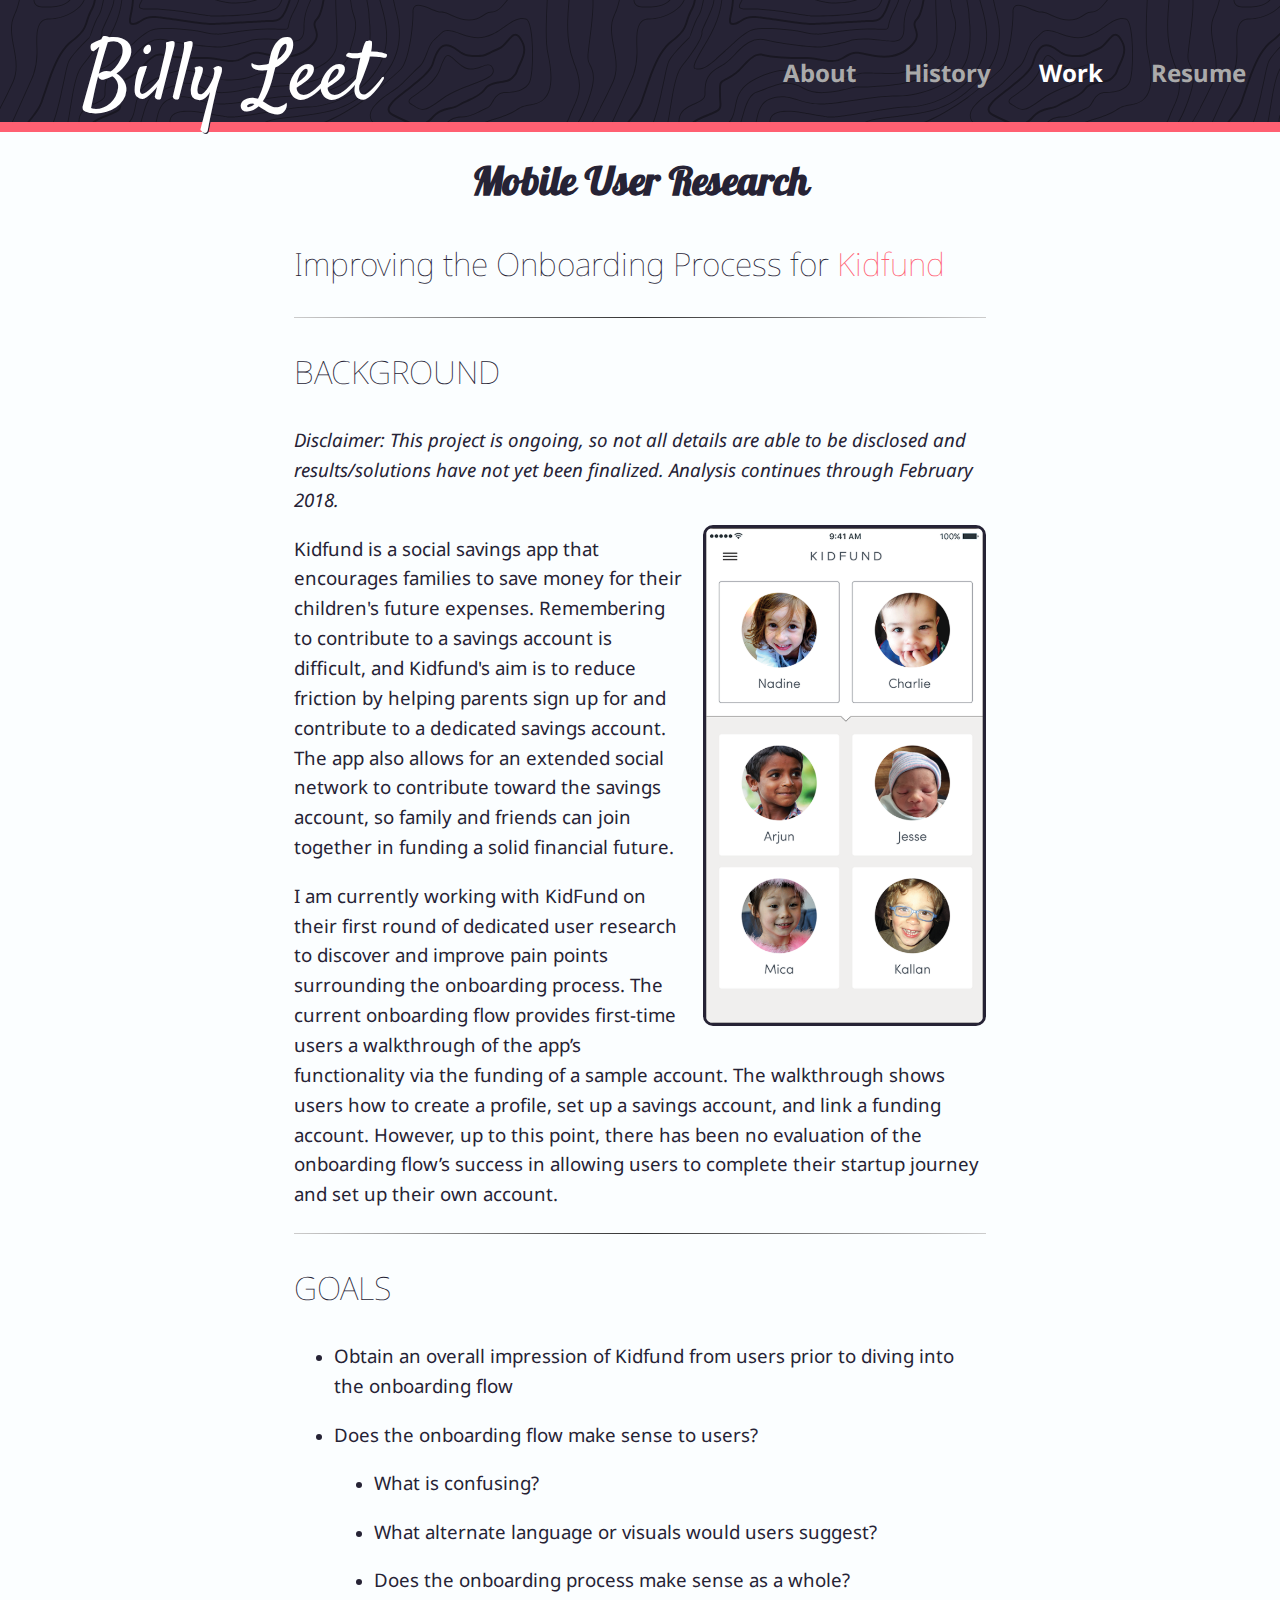
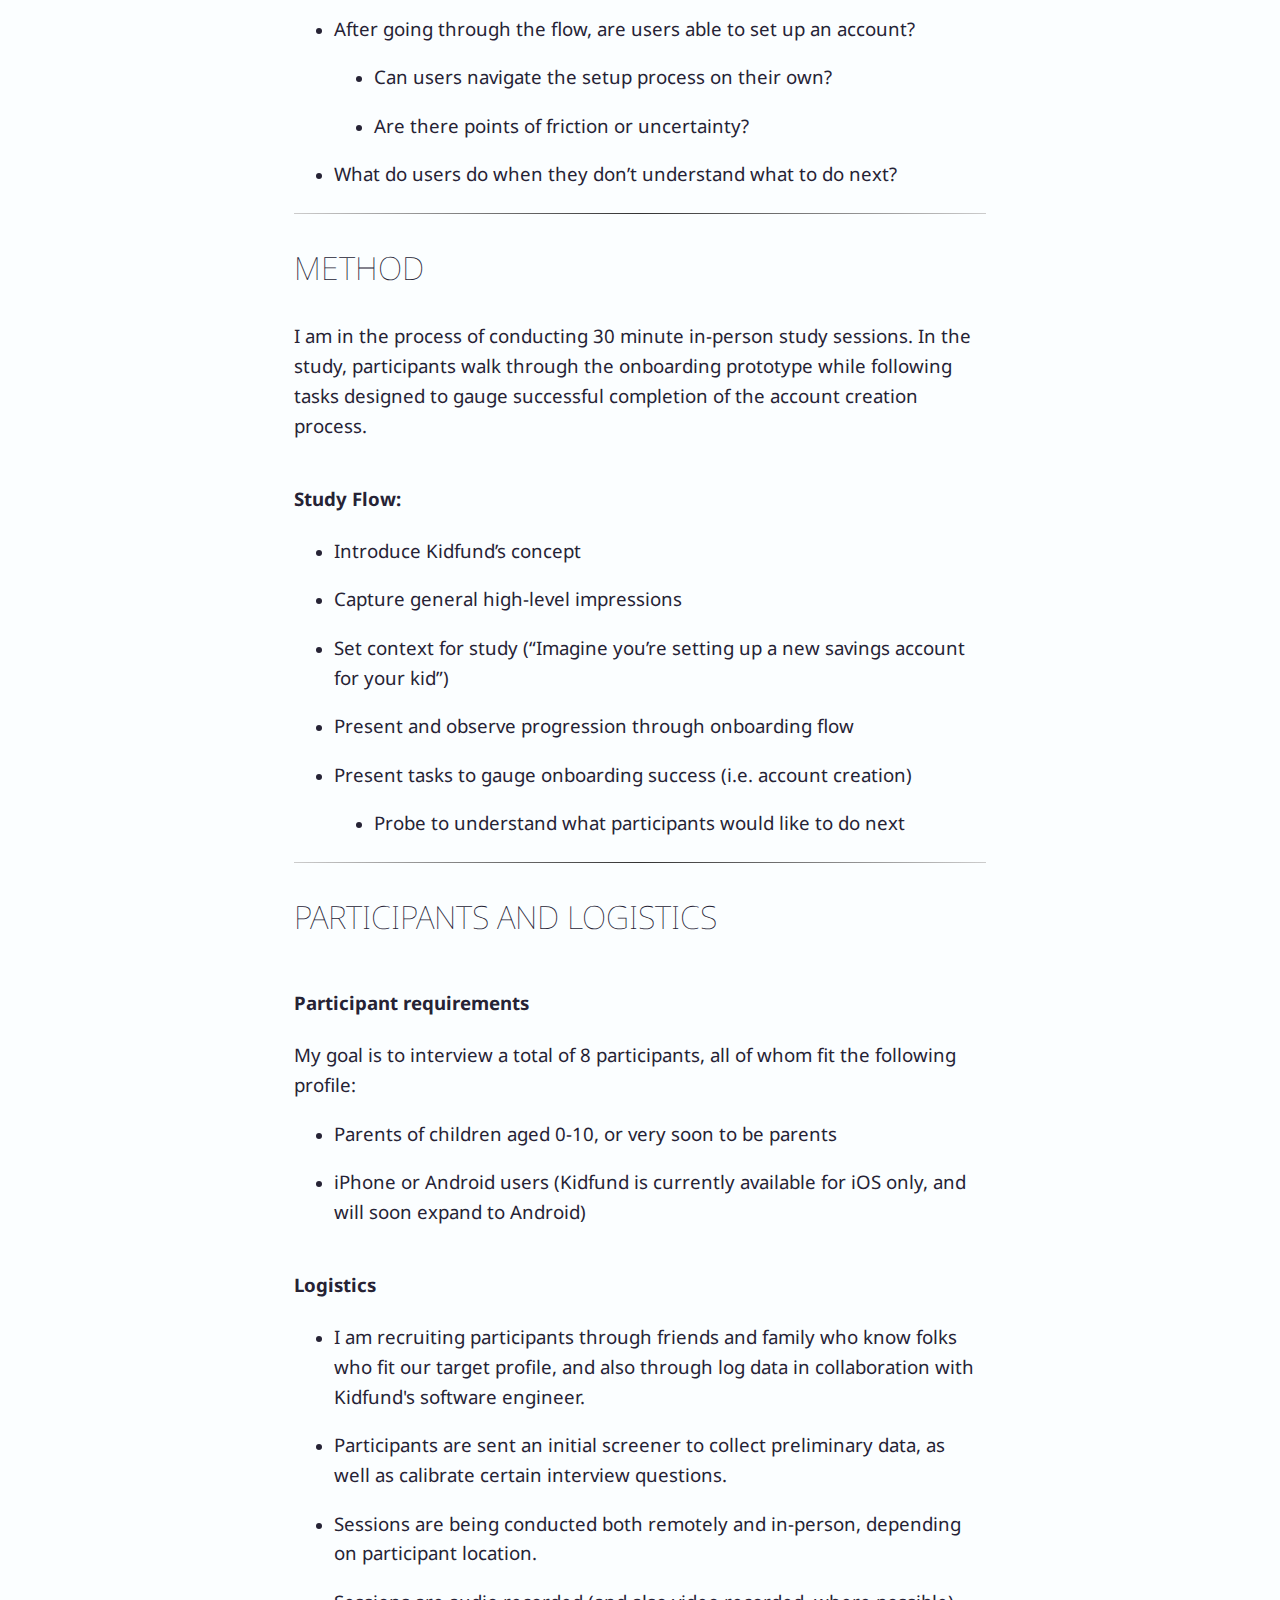
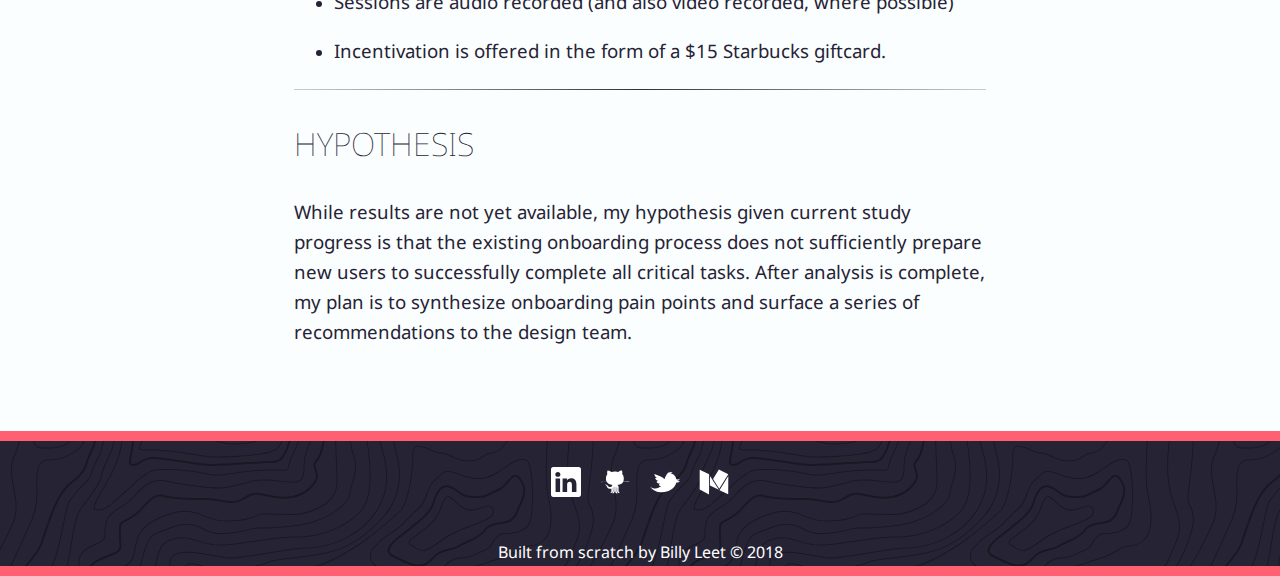
<file: kidfund.html>
<!DOCTYPE html>
<html>
    <head>
        <meta charset="utf-8">
        <meta http-equiv="X-UA-Compatible" content="IE=edge">
        <link href='https://fonts.googleapis.com/css?family=Noto+Sans:400,700,400italic' rel='stylesheet' type='text/css'>
        <link href='https://fonts.googleapis.com/css?family=Satisfy' rel='stylesheet' type='text/css'>
        <link href="https://fonts.googleapis.com/css?family=Galada" rel="stylesheet">
        <title>Billy Leet | User Research for Finance Startup</title>
        <link rel="stylesheet" href="css/normalize.css">
        <link rel="stylesheet" href="css/main.css">
        <link rel="stylesheet" href="css/responsive.css">
        <link rel="icon" type="image/png" href="favicon-32x32.png" sizes="32x32" />
        <link rel="icon" type="image/png" href="favicon-16x16.png" sizes="16x16" />
        <meta name="description" content="">
        <meta name="viewport" content="width=device-width, initial-scale=1.0">

        <!-- Place favicon.ico and apple-touch-icon.png in the root directory -->

        <!-- Google Analytics -->
        <script>
          (function(i,s,o,g,r,a,m){i['GoogleAnalyticsObject']=r;i[r]=i[r]||function(){
          (i[r].q=i[r].q||[]).push(arguments)},i[r].l=1*new Date();a=s.createElement(o),
          m=s.getElementsByTagName(o)[0];a.async=1;a.src=g;m.parentNode.insertBefore(a,m)
          })(window,document,'script','https://www.google-analytics.com/analytics.js','ga');

          ga('create', 'UA-91970916-1', 'auto');
          ga('send', 'pageview');

        </script>
        <!-- End Google Analytics -->

    </head>
    <body>
        <header>
        	<div class="wrapper">
	        	<nav>
	        		<ul>
	        			<li><a href="index.html">About</a></li>
                <li><a href="history.html">History</a></li>
	        			<li><a id="current-page" href="work.html">Work</a></li>
                <li><a href="https://drive.google.com/open?id=0ByW77hax13RkZk0xZWZEeHFodEE">Resume</a></li>
	        		</ul>
	        	</nav>
	        	<a href="index.html" id="title" class="clearfix">
	        		<h1>Billy Leet</h1>
	        	</a>
        	</div>
        </header>

        <div class="wrapper blog">

            <h2>Mobile User Research<h2>
            <h3>Improving the Onboarding Process for <a href="http://www.kidfund.us">Kidfund</a></h3>

            <hr>
            <h3>BACKGROUND</h3>

            <p><i>Disclaimer: This project is ongoing, so not all details are able to be disclosed and results/solutions have not yet been finalized. Analysis continues through February 2018.</i></p>

            <img class="side-image-right" id="kidfund-screen" src="assets/KidFundScreen.png" alt="Kid Screen of Kidfund App">

            <p>Kidfund is a social savings app that encourages families to save money for their children's future expenses. Remembering to contribute to a savings account is difficult, and Kidfund's aim is to reduce friction by helping parents sign up for and contribute to a dedicated savings account. The app also allows for an extended social network to contribute toward the savings account, so family and friends can join together in funding a solid financial future.</p>

            <p>I am currently working with KidFund on their first round of dedicated user research to discover and improve pain points surrounding the onboarding process. The current onboarding flow provides first-time users a walkthrough of the app’s functionality via the funding of a sample account. The walkthrough shows users how to create a profile, set up a savings account, and link a funding account. However, up to this point, there has been no evaluation of the onboarding flow’s success in allowing users to complete their startup journey and set up their own account.</p>
            <hr>
            <h3>GOALS</h3>
            <ul>
                <li><p>Obtain an overall impression of Kidfund from users prior to diving into the onboarding flow</p></li>
                <li><p>Does the onboarding flow make sense to users?</p></li>
                <ul>
                  <li><p>What is confusing?</p></li>
                  <li><p>What alternate language or visuals would users suggest?</p></li>
                  <li><p>Does the onboarding process make sense as a whole?</p></li>
                </ul>
                <li><p>After going through the flow, are users able to set up an account?</p></li>
                <ul>
                  <li><p>Can users navigate the setup process on their own?</p></li>
                  <li><p>Are there points of friction or uncertainty?</p></li>
                </ul>
                <li><p>What do users do when they don’t understand what to do next?</p></li>
            </ul>

            <hr>
            <h3>METHOD</h3>
            <p>I am in the process of conducting 30 minute in-person study sessions. In the study, participants walk through the onboarding prototype while following tasks designed to gauge successful completion of the account creation process.</p>

            <h4>Study Flow:</h4>
            <ul>
              <li><p>Introduce Kidfund’s concept</p></li>
              <li><p>Capture general high-level impressions</p></li>
              <li><p>Set context for study (“Imagine you’re setting up a new savings account for your kid”)</p></li>
              <li><p>Present and observe progression through onboarding flow</p></li>
              <li><p>Present tasks to gauge onboarding success (i.e. account creation)</p></li>
              <ul>
                <li><p>Probe to understand what participants would like to do next</p></li>
              </ul>
            </ul>
            </p>

            <hr>
            <h3>PARTICIPANTS AND LOGISTICS</h3>

            <h4>Participant requirements</h4>

            <p>My goal is to interview a total of 8 participants, all of whom fit the following profile:</p>
            <ul>
              <li><p>Parents of children aged 0-10, or very soon to be parents</p></li>
              <li><p>iPhone or Android users (Kidfund is currently available for iOS only, and will soon expand to Android)</p></li>
            </ul>

            <h4>Logistics</h4>

            <ul>
              <li><p>I am recruiting participants through friends and family who know folks who fit our target profile, and also through log data in collaboration with Kidfund's software engineer.</p></li>
              <li><p>Participants are sent an initial screener to collect preliminary data, as well as calibrate certain interview questions.</p></li>
              <li><p>Sessions are being conducted both remotely and in-person, depending on participant location.</p></li>
              <li><p>Sessions are audio recorded (and also video recorded, where possible)</p></li>
              <li><p>Incentivation is offered in the form of a $15 Starbucks giftcard.</p></li>
            </ul>

            <hr>
            <h3>HYPOTHESIS</h3>

            <p>While results are not yet available, my hypothesis given current study progress is that the existing onboarding process does not sufficiently prepare new users to successfully complete all critical tasks. After analysis is complete, my plan is to synthesize onboarding pain points and surface a series of recommendations to the design team.</p>

        </div>

        <div class="clearfix"><p> </p></div>

        <footer>
        	<div class="footer-social-media-bar">
	        	<ul>
                    <li><a href="http://linkedin.com/in/wleet"><img src="assets/linkedin.svg" alt="LinkedIn icon"></a></li>
                    <li><a href="http://github.com/billyleet"><img src="assets/github.svg" alt="Github icon"></a></li>
                    <li><a href="http://twitter.com/ionictoaster"><img src="assets/twitter.svg" alt="Twitter icon"></a></li>
	        		<!-- <li><a href="http://facebook.com/bleety">FB</a></li> -->
	        		<!-- <li><a href="http://instagram.com/ionictoaster">IG</a></li> -->
                    <li><a href="http://medium.com/@billyleet"><img src="assets/medium.svg" alt="Medium icon"></a></li>
	        	</ul>
    	    </div>

            <p>Built from scratch by Billy Leet &copy; 2018</p>
        </footer>
    </body>
</html>
</file>
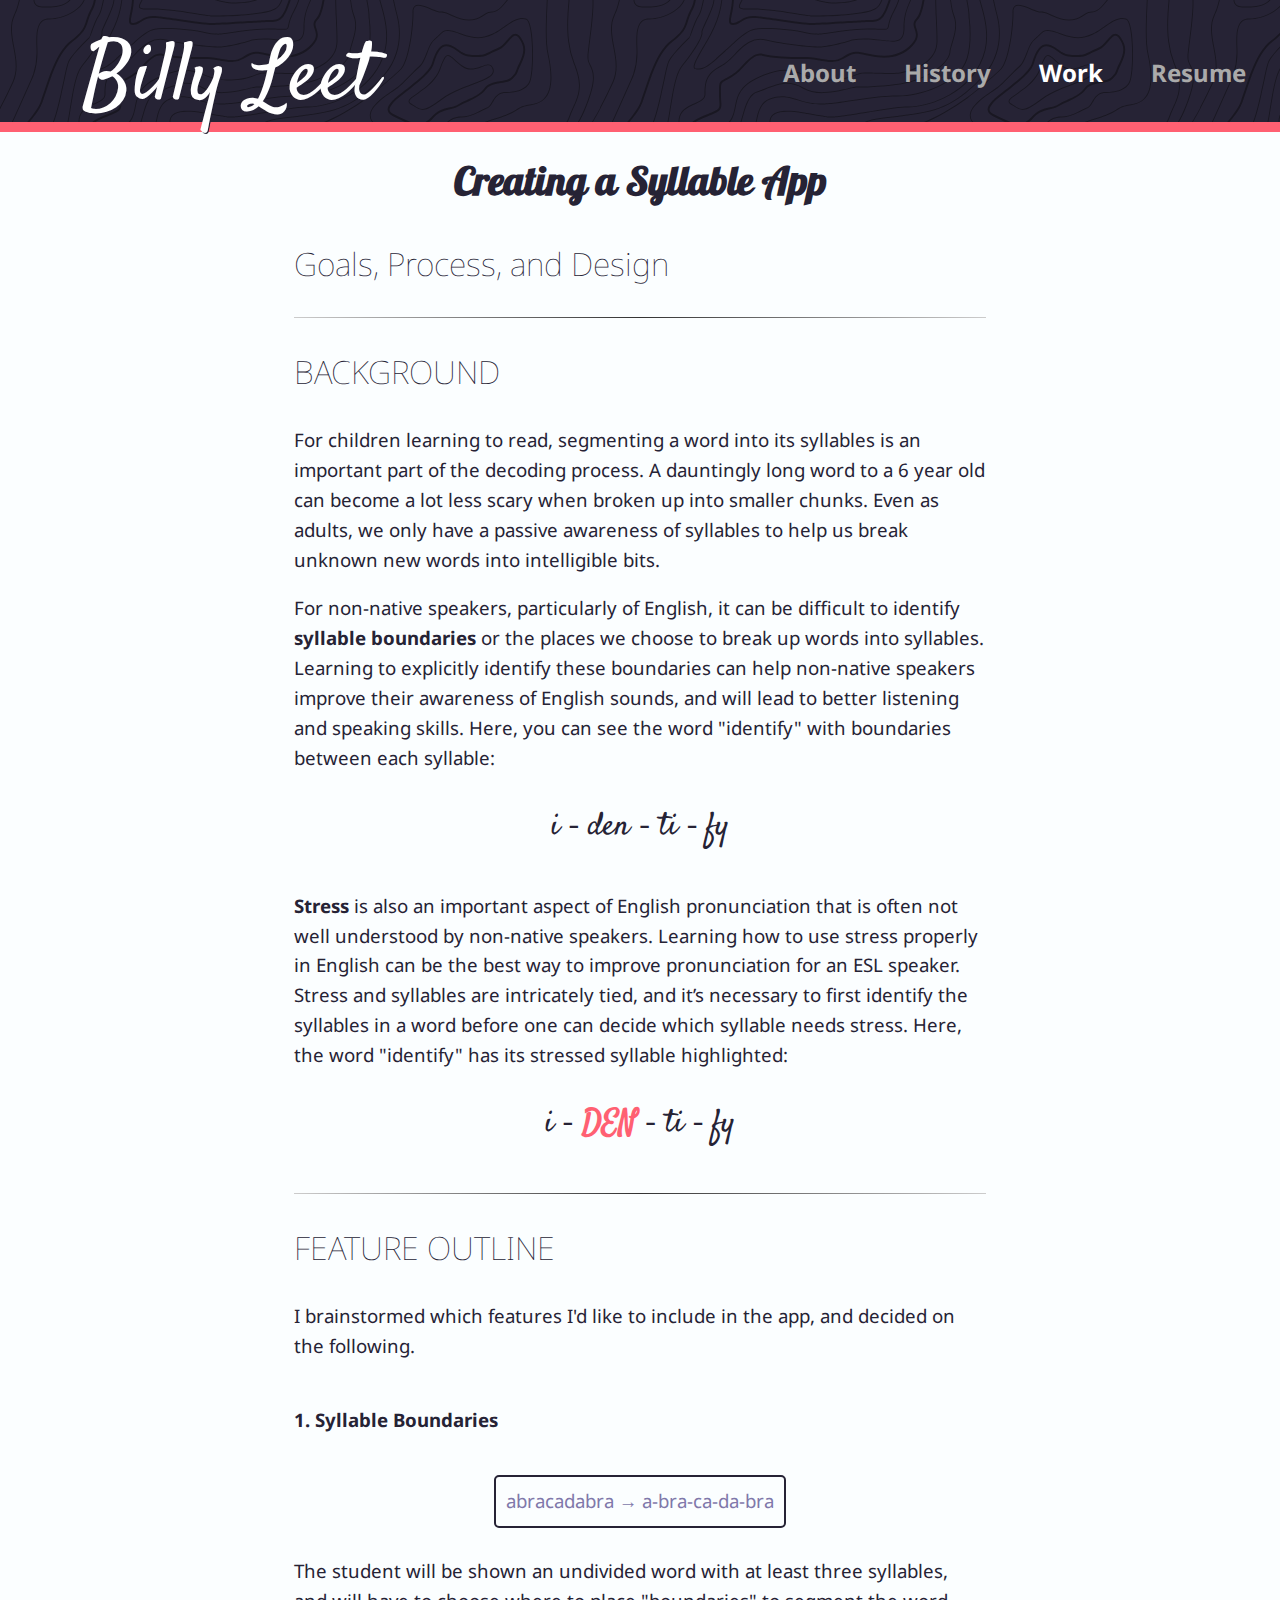
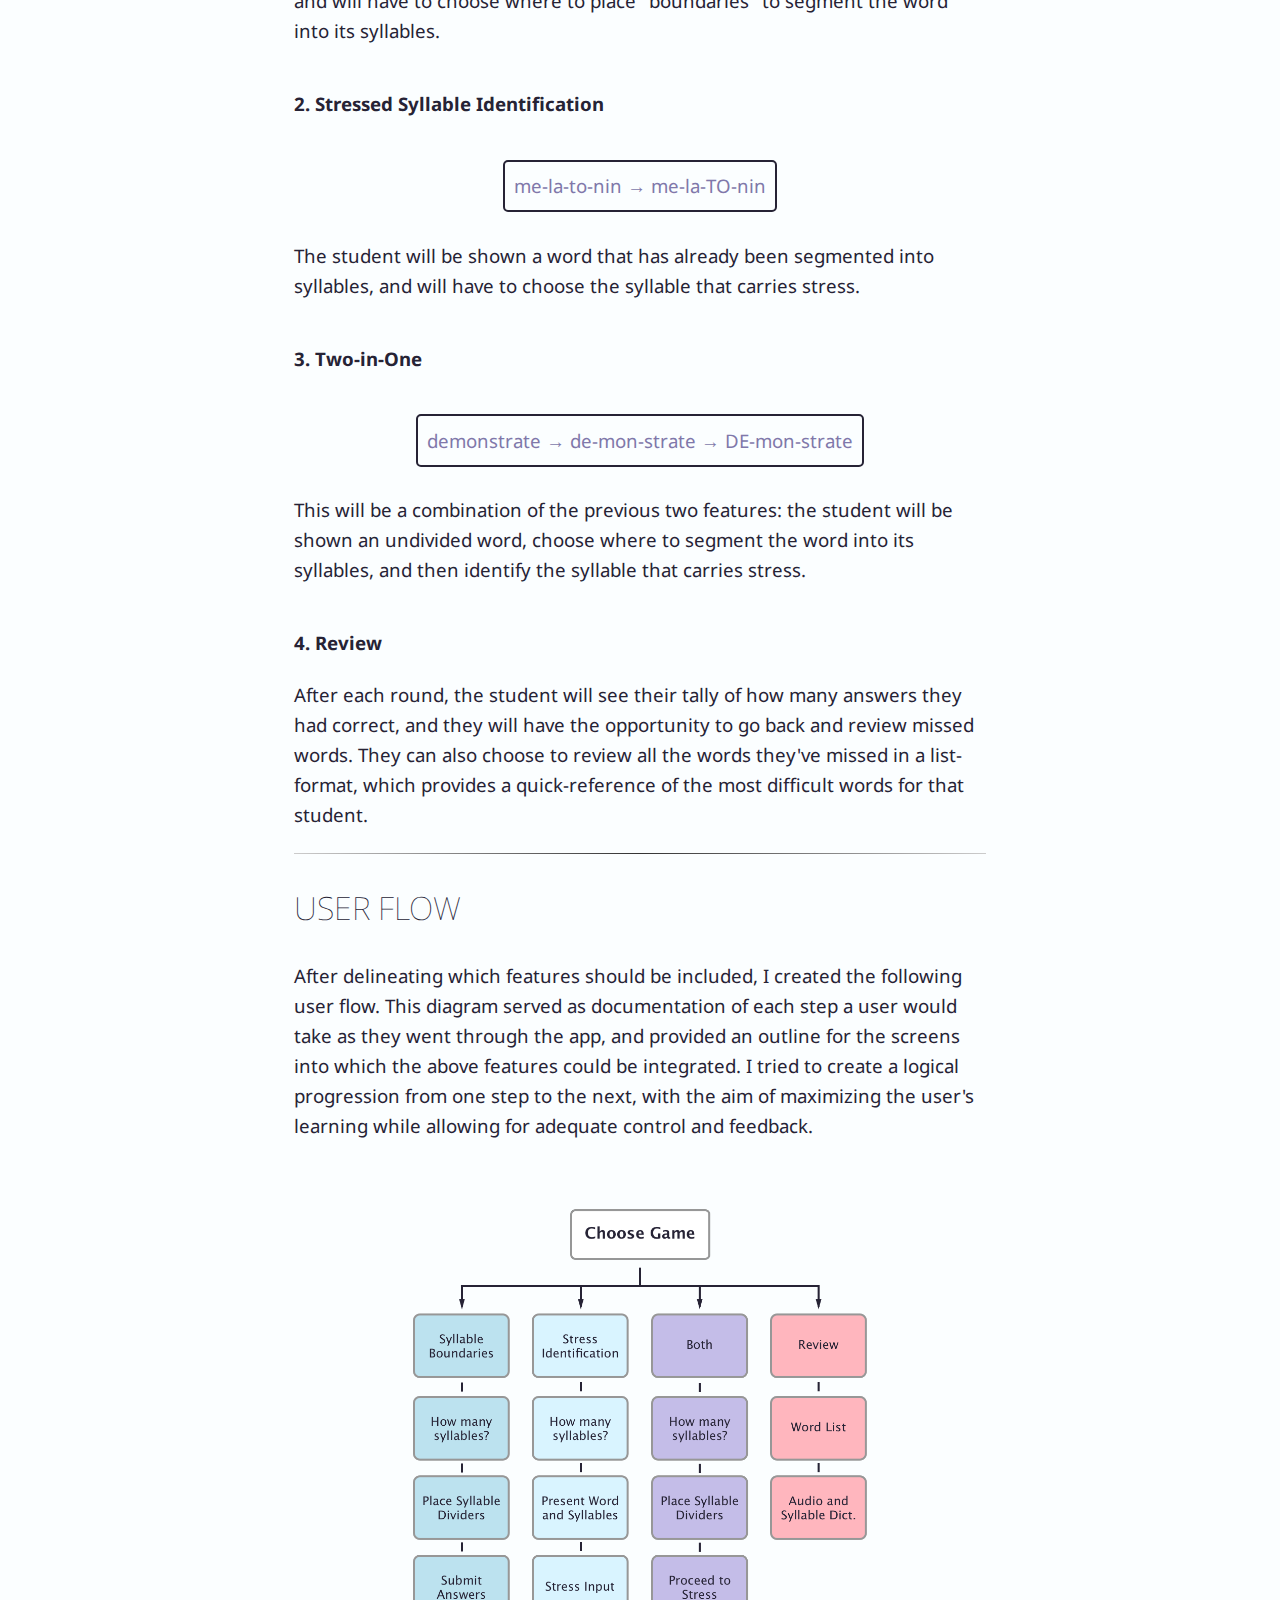
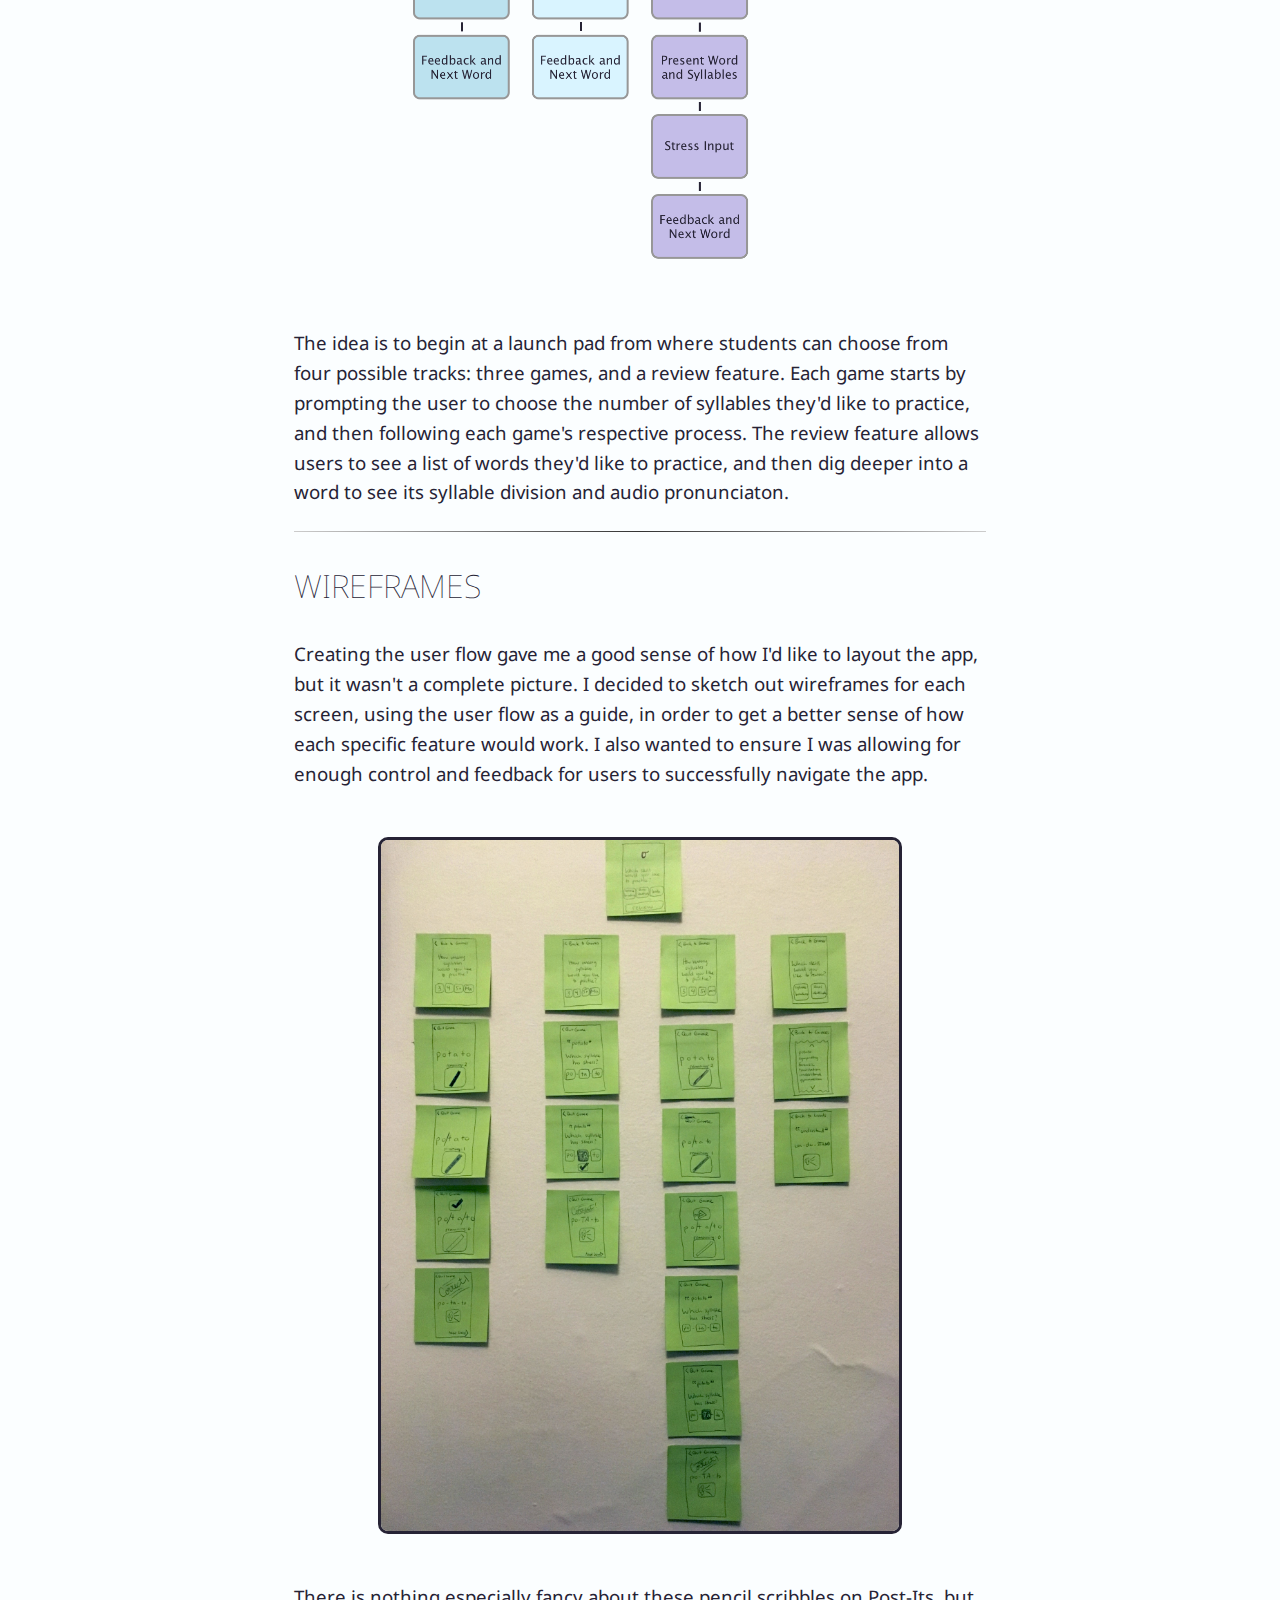
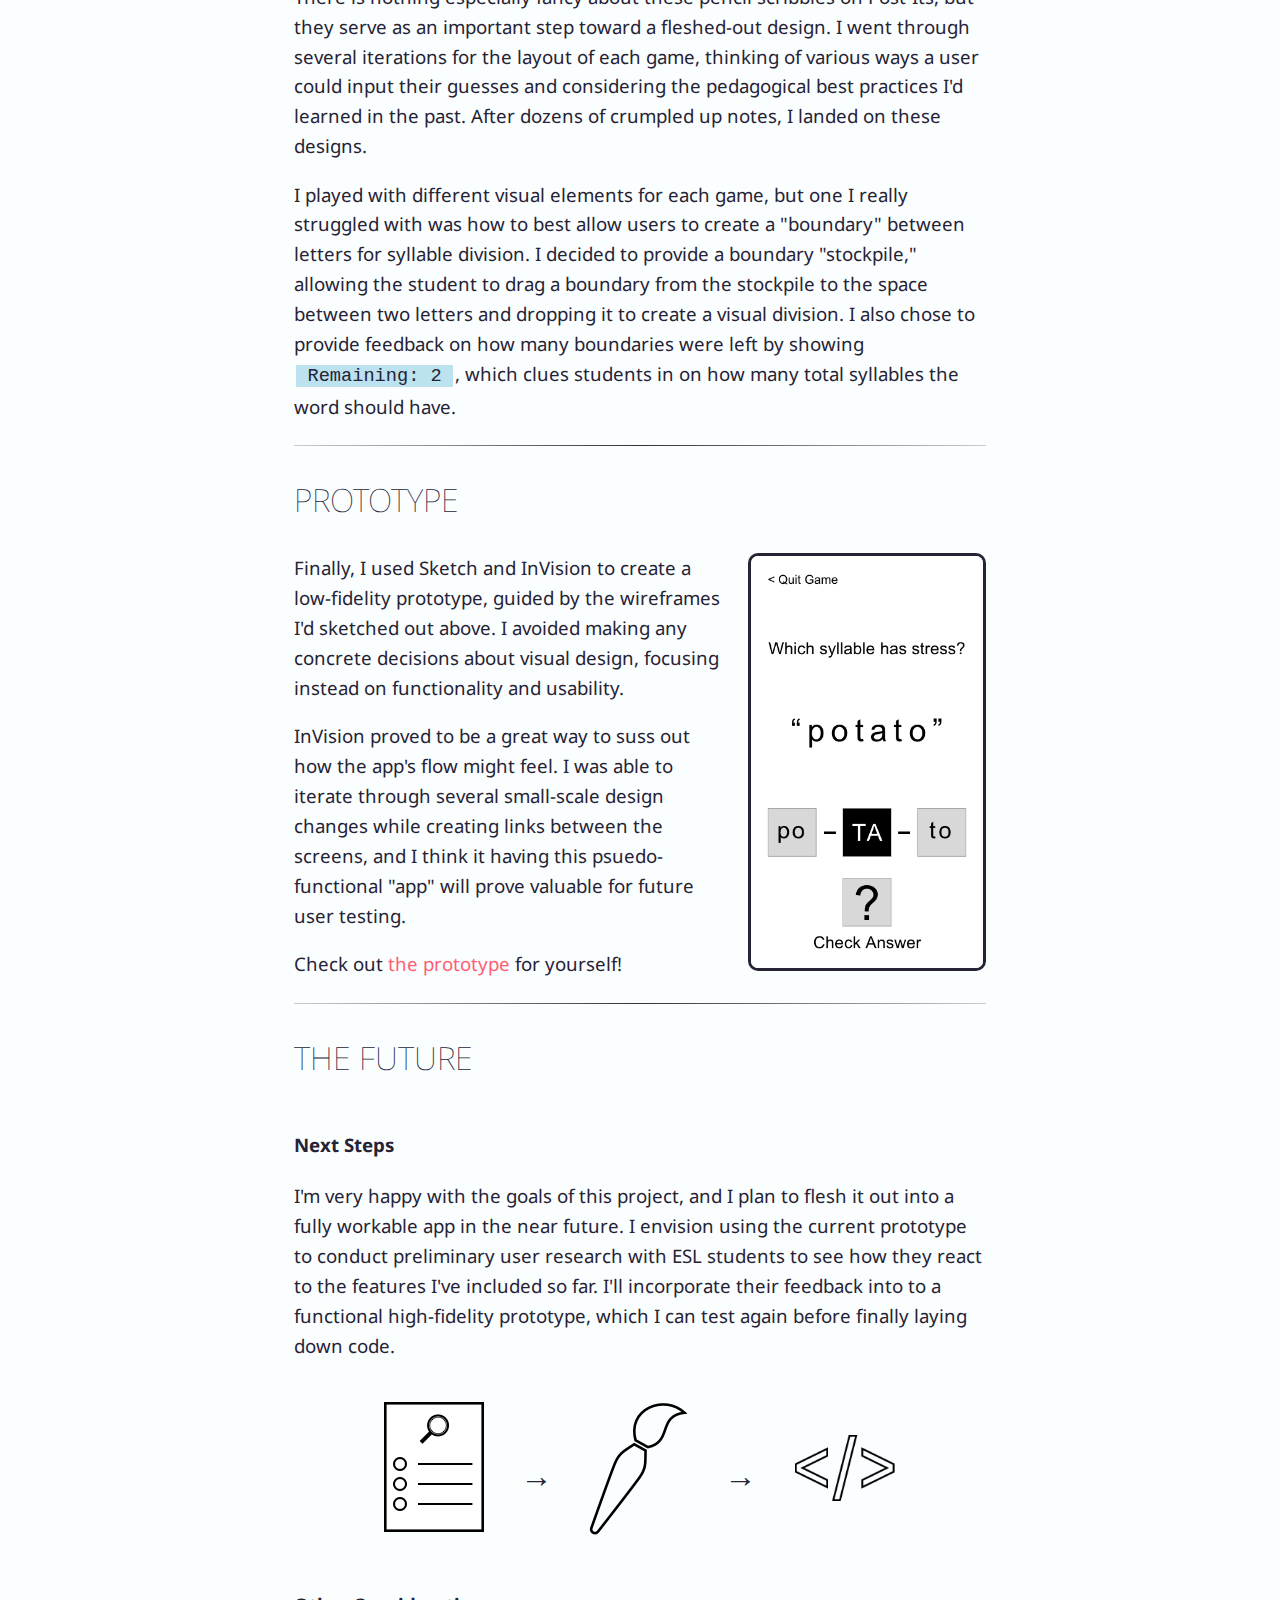
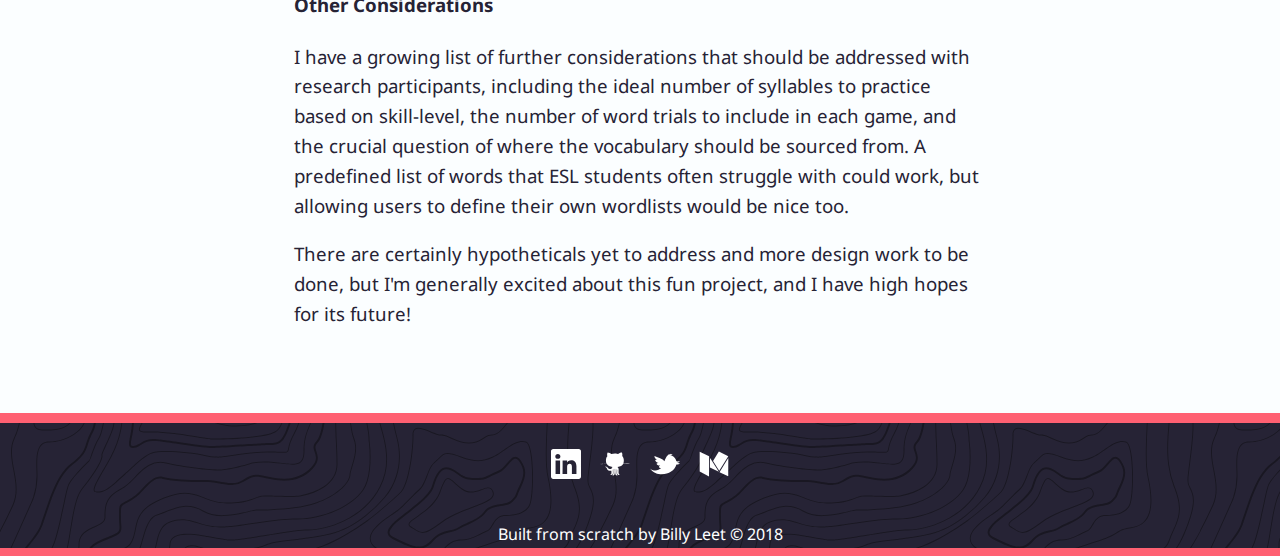
<file: syllables.html>
<!DOCTYPE html>
<html>
    <head>
        <meta charset="utf-8">
        <meta http-equiv="X-UA-Compatible" content="IE=edge">
        <link href='https://fonts.googleapis.com/css?family=Noto+Sans:400,700,400italic' rel='stylesheet' type='text/css'>
        <link href='https://fonts.googleapis.com/css?family=Satisfy' rel='stylesheet' type='text/css'>
        <link href="https://fonts.googleapis.com/css?family=Galada" rel="stylesheet">
        <title>Billy Leet | Syllable App</title>
        <link rel="stylesheet" href="css/normalize.css">
        <link rel="stylesheet" href="css/main.css">
        <link rel="stylesheet" href="css/responsive.css">
        <link rel="icon" type="image/png" href="favicon-32x32.png" sizes="32x32" />
        <link rel="icon" type="image/png" href="favicon-16x16.png" sizes="16x16" />
        <meta name="description" content="">
        <meta name="viewport" content="width=device-width, initial-scale=1.0">

        <!-- Place favicon.ico and apple-touch-icon.png in the root directory -->

        <!-- Google Analytics -->
        <script>
          (function(i,s,o,g,r,a,m){i['GoogleAnalyticsObject']=r;i[r]=i[r]||function(){
          (i[r].q=i[r].q||[]).push(arguments)},i[r].l=1*new Date();a=s.createElement(o),
          m=s.getElementsByTagName(o)[0];a.async=1;a.src=g;m.parentNode.insertBefore(a,m)
          })(window,document,'script','https://www.google-analytics.com/analytics.js','ga');

          ga('create', 'UA-91970916-1', 'auto');
          ga('send', 'pageview');

        </script>
        <!-- End Google Analytics -->

    </head>
    <body>
        <header>
        	<div class="wrapper">
	        	<nav>
	        		<ul>
	        			<li><a href="index.html">About</a></li>
                <li><a href="history.html">History</a></li>
	        			<li><a id="current-page" href="work.html">Work</a></li>
                <li><a href="https://drive.google.com/open?id=0ByW77hax13RkSXVfVnM4ZFhsMjg">Resume</a></li>
	        		</ul>
	        	</nav>
	        	<a href="index.html" id="title" class="clearfix">
	        		<h1>Billy Leet</h1>
	        	</a>
        	</div>
        </header>

        <div class="wrapper blog">

            <h2>Creating a Syllable&nbsp;App<h2>
            <h3>Goals, Process, and Design</h3>

            <hr>
            <h3>BACKGROUND</h3>
            <p>For children learning to read, segmenting a word into its syllables is an important part of the decoding process. A dauntingly long word to a 6 year old can become a lot less scary when broken up into smaller chunks. <!-- This is especially true for longer words that are hard to sight read.  --> Even as adults, we only have a passive awareness of syllables to help us break unknown new words into intelligible bits.</p>
            <p><!-- However, most native-speakers of any language don’t give much thought to syllables in spoken language; you have generally mastered the art of breaking your own language into bits, and do so subconsciously. -->For non-native speakers, particularly of English, it can be difficult to identify <strong>syllable boundaries</strong> or the places we choose to break up words into syllables. Learning to explicitly identify these boundaries can help non-native speakers improve their awareness of English sounds, and will lead to better listening and speaking skills. Here, you can see the word "identify" with boundaries between each syllable:</p>
            <div class="word-wrapper"><p class="word2">i &#8209; den &#8209; ti &#8209; fy</p></div>
            <p><strong>Stress</strong> is also an important aspect of English pronunciation that is often not well understood by non-native speakers. <!-- (Think about the sentence “His <em>courage</em> makes him <em>courageous</em>.” The two forms of “courage” sound very distinct due to differences in stress.) --> Learning how to use stress properly in English can be the best way to improve pronunciation for an ESL speaker. Stress and syllables are intricately tied, and it’s necessary to first identify the syllables in a word before one can decide which syllable needs stress. Here, the word "identify" has its stressed syllable highlighted: </p>
            <div class="word-wrapper"><p class="word2">i &#8209; <strong style="color:#FF6072;">DEN</strong> &#8209; ti &#8209; fy</p></div>
            <hr>
            <!-- <h3>GOAL</h3>
            <p>To teach syllable boundaries and stressed syllable identification. One skill feeds directly into the next.</p>
            <hr> -->
            <h3>FEATURE OUTLINE</h3>
            <p>I brainstormed which features I'd like to include in the app, and decided on the following.</p>
            <h4>1. Syllable Boundaries</h4>
            <div class="word-wrapper"><p class="word">abracadabra&nbsp;→ a&#8209;bra&#8209;ca&#8209;da&#8209;bra</p></div>
            <p>The student will be shown an undivided word with at least three syllables, and will have to choose where to place "boundaries" to segment the word into its syllables.</p>
            <h4>2. Stressed Syllable Identification</h4>
            <div class="word-wrapper"><p class="word">me&#8209;la&#8209;to&#8209;nin&nbsp;→ me&#8209;la&#8209;TO&#8209;nin</p></div>
            <p>The student will be shown a word that has already been segmented into syllables, and will have
            to choose the syllable that carries stress.</p>
            <h4>3. Two-in-One</h4>
            <div class="word-wrapper"><p class="word">demonstrate&nbsp;→ de&#8209;mon&#8209;strate&nbsp;→ DE&#8209;mon&#8209;strate</p></div>
            <p>This will be a combination of the previous two features: the student will be shown an undivided word, choose where to segment the word into its syllables, and then identify the syllable that carries stress.</p>
            <h4>4. Review</h4>
            <p>After each round, the student will see their tally of how many answers they had correct, and they will have the opportunity to go back and review missed words. They can also choose to review all the words they've missed in a list-format, which provides a quick-reference of the most difficult words for that student.</p>
            <hr>
            <h3>USER FLOW</h3>
            <p>After delineating which features should be included, I created the following user flow. This diagram served as documentation of each step a user would take as they went through the app, and provided an outline for the screens into which the above features could be integrated. I tried to create a logical progression from one step to the next, with the aim of maximizing the user's learning while allowing for adequate control and feedback.</p>
            <img style="border: none;" src="assets/syllablesuserflow.png" alt="Syllables User Flow">
            <p>The idea is to begin at a launch pad from where students can choose from four possible tracks: three games, and a review feature. Each game starts by prompting the user to choose the number of syllables they'd like to practice, and then following each game's respective process. The review feature allows users to see a list of words they'd like to practice, and then dig deeper into a word to see its syllable division and audio pronunciaton.</p>
            <hr>
            <h3>WIREFRAMES</h3>
            <p>Creating the user flow gave me a good sense of how I'd like to layout the app, but it wasn't a complete picture. I decided to sketch out wireframes for each screen, using the user flow as a guide, in order to get a better sense of how each specific feature would work. I also wanted to ensure I was allowing for enough control and feedback for users to successfully navigate the app.</p>
            <img src="assets/postitwireframes.jpg" alt="Syllables Wireframe Post-Its">
            <p>There is nothing especially fancy about these pencil scribbles on Post-Its, but they serve as an important step toward a fleshed-out design. I went through several iterations for the layout of each game, thinking of various ways a user could input their guesses and considering the pedagogical best practices I'd learned in the past. After dozens of crumpled up notes, I landed on these designs.</p>
            <p>I played with different visual elements for each game, but one I really struggled with was how to best allow users to create a "boundary" between letters for syllable division. I decided to provide a boundary "stockpile," allowing the student to drag a boundary from the stockpile to the space between two letters and dropping it to create a visual division. I also chose to provide feedback on how many boundaries were left by showing <code>&nbsp;Remaining: 2 </code>, which clues students in on how many total syllables the word should have.</p>
            <hr>
            <h3>PROTOTYPE</h3>
            <a href="https://invis.io/GS7ZH732P#/174586118_Welcome"><img class="iphone-size side-image-right" src="assets/prototypeexample.png" alt="Stress Input Screen from Syllables InVision Prototype"></a>
            <p>Finally, I used Sketch and InVision to create a low-fidelity prototype, guided by the wireframes I'd sketched out above. I avoided making any concrete decisions about visual design, focusing instead on functionality and usability.</p>
            <p>InVision proved to be a great way to suss out how the app's flow might feel. I was able to iterate through several small-scale design changes while creating links between the screens, and I think it having this psuedo-functional "app" will prove valuable for future user testing.</p>
            <p>Check out <a href="https://invis.io/GS7ZH732P#/174586118_Welcome">the prototype</a> for yourself!</p>
            <hr>
            <h3>THE FUTURE</h3>
            <h4>Next Steps</h4>
            <p>I'm very happy with the goals of this project, and I plan to flesh it out into a fully workable app in the near future. I envision using the current prototype to conduct preliminary user research with ESL students to see how they react to the features I've included so far. I'll incorporate their feedback into to a functional high-fidelity prototype, which I can test again before finally laying down code.</p>
            <div class="rowimages-wrapper clearfix">
                <img src="assets/userresearch.png">
                <span> → </span>
                <img src="assets/paintbrush.png">
                <span> → </span>
                <img src="assets/code.png">
            </div>
            <h4>Other Considerations</h4>
            <p>I have a growing list of further considerations that should be addressed with research participants, including the ideal number of syllables to practice based on skill-level, the number of word trials to include in each game, and the crucial question of where the vocabulary should be sourced from. A predefined list of words that ESL students often struggle with could work, but allowing users to define their own wordlists would be nice too.</p>
            <p>There are certainly hypotheticals yet to address and more design work to be done, but I'm generally excited about this fun project, and I have high hopes for its future!</p>

        </div>

        <div class="clearfix"><p> </p></div>

        <footer>
        	<div class="footer-social-media-bar">
	        	<ul>
                    <li><a href="http://linkedin.com/in/wleet"><img src="assets/linkedin.svg" alt="LinkedIn icon"></a></li>
                    <li><a href="http://github.com/billyleet"><img src="assets/github.svg" alt="Github icon"></a></li>
                    <li><a href="http://twitter.com/ionictoaster"><img src="assets/twitter.svg" alt="Twitter icon"></a></li>
	        		<!-- <li><a href="http://facebook.com/bleety">FB</a></li> -->
	        		<!-- <li><a href="http://instagram.com/ionictoaster">IG</a></li> -->
                    <li><a href="http://medium.com/@billyleet"><img src="assets/medium.svg" alt="Medium icon"></a></li>
	        	</ul>
    	    </div>

            <p>Built from scratch by Billy Leet &copy; 2018</p>
        </footer>
    </body>
</html>
</file>
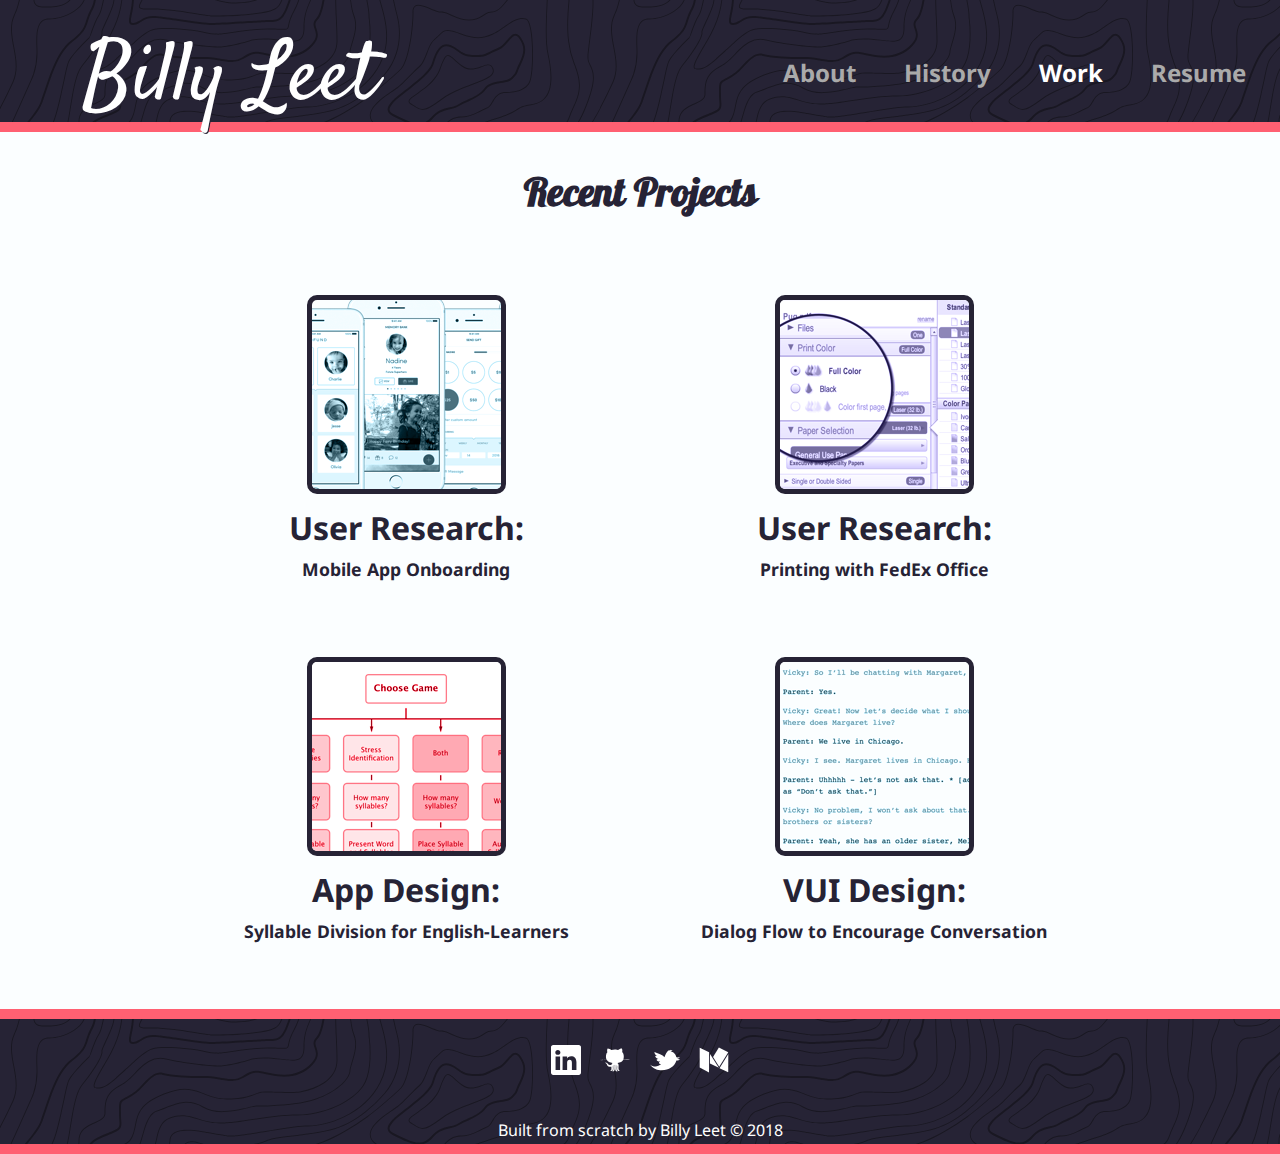
<file: work.html>
<!DOCTYPE html>
<html>
    <head>
        <meta charset="utf-8">
        <meta http-equiv="X-UA-Compatible" content="IE=edge">
        <link href='https://fonts.googleapis.com/css?family=Noto+Sans:400,700,400italic' rel='stylesheet' type='text/css'>
        <link href='https://fonts.googleapis.com/css?family=Satisfy' rel='stylesheet' type='text/css'>
        <link href="https://fonts.googleapis.com/css?family=Galada" rel="stylesheet">
        <title>Billy Leet | Work</title>
        <link rel="stylesheet" href="css/normalize.css">
        <link rel="stylesheet" href="css/main.css">
        <link rel="stylesheet" href="css/responsive.css">
        <link rel="icon" type="image/png" href="favicon-32x32.png" sizes="32x32" />
        <link rel="icon" type="image/png" href="favicon-16x16.png" sizes="16x16" />
        <meta name="description" content="">
        <meta name="viewport" content="width=device-width, initial-scale=1.0">

        <!-- Place favicon.ico and apple-touch-icon.png in the root directory -->

        <!-- Google Analytics -->
        <script>
          (function(i,s,o,g,r,a,m){i['GoogleAnalyticsObject']=r;i[r]=i[r]||function(){
          (i[r].q=i[r].q||[]).push(arguments)},i[r].l=1*new Date();a=s.createElement(o),
          m=s.getElementsByTagName(o)[0];a.async=1;a.src=g;m.parentNode.insertBefore(a,m)
          })(window,document,'script','https://www.google-analytics.com/analytics.js','ga');

          ga('create', 'UA-91970916-1', 'auto');
          ga('send', 'pageview');

        </script>
        <!-- End Google Analytics -->

    </head>
    <body>
        <header>
        	<div class="wrapper">
	        	<nav>
	        		<ul>
	        			<li><a href="index.html">About</a></li>
                <li><a href="history.html">History</a></li>
	        			<li><a id="current-page" href="work.html">Work</a></li>
                <li><a href="https://drive.google.com/open?id=0ByW77hax13RkSXVfVnM4ZFhsMjg">Resume</a></li>
	        		</ul>
	        	</nav>
	        	<a href="index.html" id="title" class="clearfix">
	        		<h1>Billy Leet</h1>
	        	</a>
        	</div>
        </header>

        <div class="title">
            <h2>Recent Projects</h2>
        </div>

		<div class="wrapper showcase">

            <ul>
                <li>
                    <a href="kidfund.html">
                        <img src="assets/kidfund-block.png">
                        <h2>User Research:</h2>
                        <p>Mobile App Onboarding</p>
                    </a>
                </li>
                <li>
                    <a href="fedex.html">
                        <img src="assets/fedex-block.png">
                        <h2>User Research:</h2>
                        <p>Printing with FedEx Office</p>
                    </a>
                </li>
                <li>
                    <a href="syllables.html">
                        <img src="assets/syllable-block.png">
                        <h2>App Design:</h2>
                        <p>Syllable Division for English&#8209;Learners</p>
                    </a>
                </li>
                <li>
                    <a href="asd.html">
                        <img src="assets/asd-block.png">
                        <h2>VUI Design:</h2>
                        <p>Dialog Flow to Encourage Conversation</p>
                    </a>
                </li>
            </ul>


        </div>

        <div class="clearfix"><p> </p></div>

        <footer>
        	<div class="footer-social-media-bar">
	        	<ul>
                    <li><a href="http://linkedin.com/in/wleet"><img src="assets/linkedin.svg" alt="LinkedIn icon"></a></li>
                    <li><a href="http://github.com/billyleet"><img src="assets/github.svg" alt="Github icon"></a></li>
                    <li><a href="http://twitter.com/ionictoaster"><img src="assets/twitter.svg" alt="Twitter icon"></a></li>
	        		<!-- <li><a href="http://facebook.com/bleety">FB</a></li> -->
	        		<!-- <li><a href="http://instagram.com/ionictoaster">IG</a></li> -->
	        		<li><a href="http://medium.com/@billyleet"><img src="assets/medium.svg" alt="Medium icon"></a></li>
	        	</ul>
       		</div>
			<p>Built from scratch by Billy Leet &copy; 2018</p>
        </footer>
    </body>
</html>
</file>
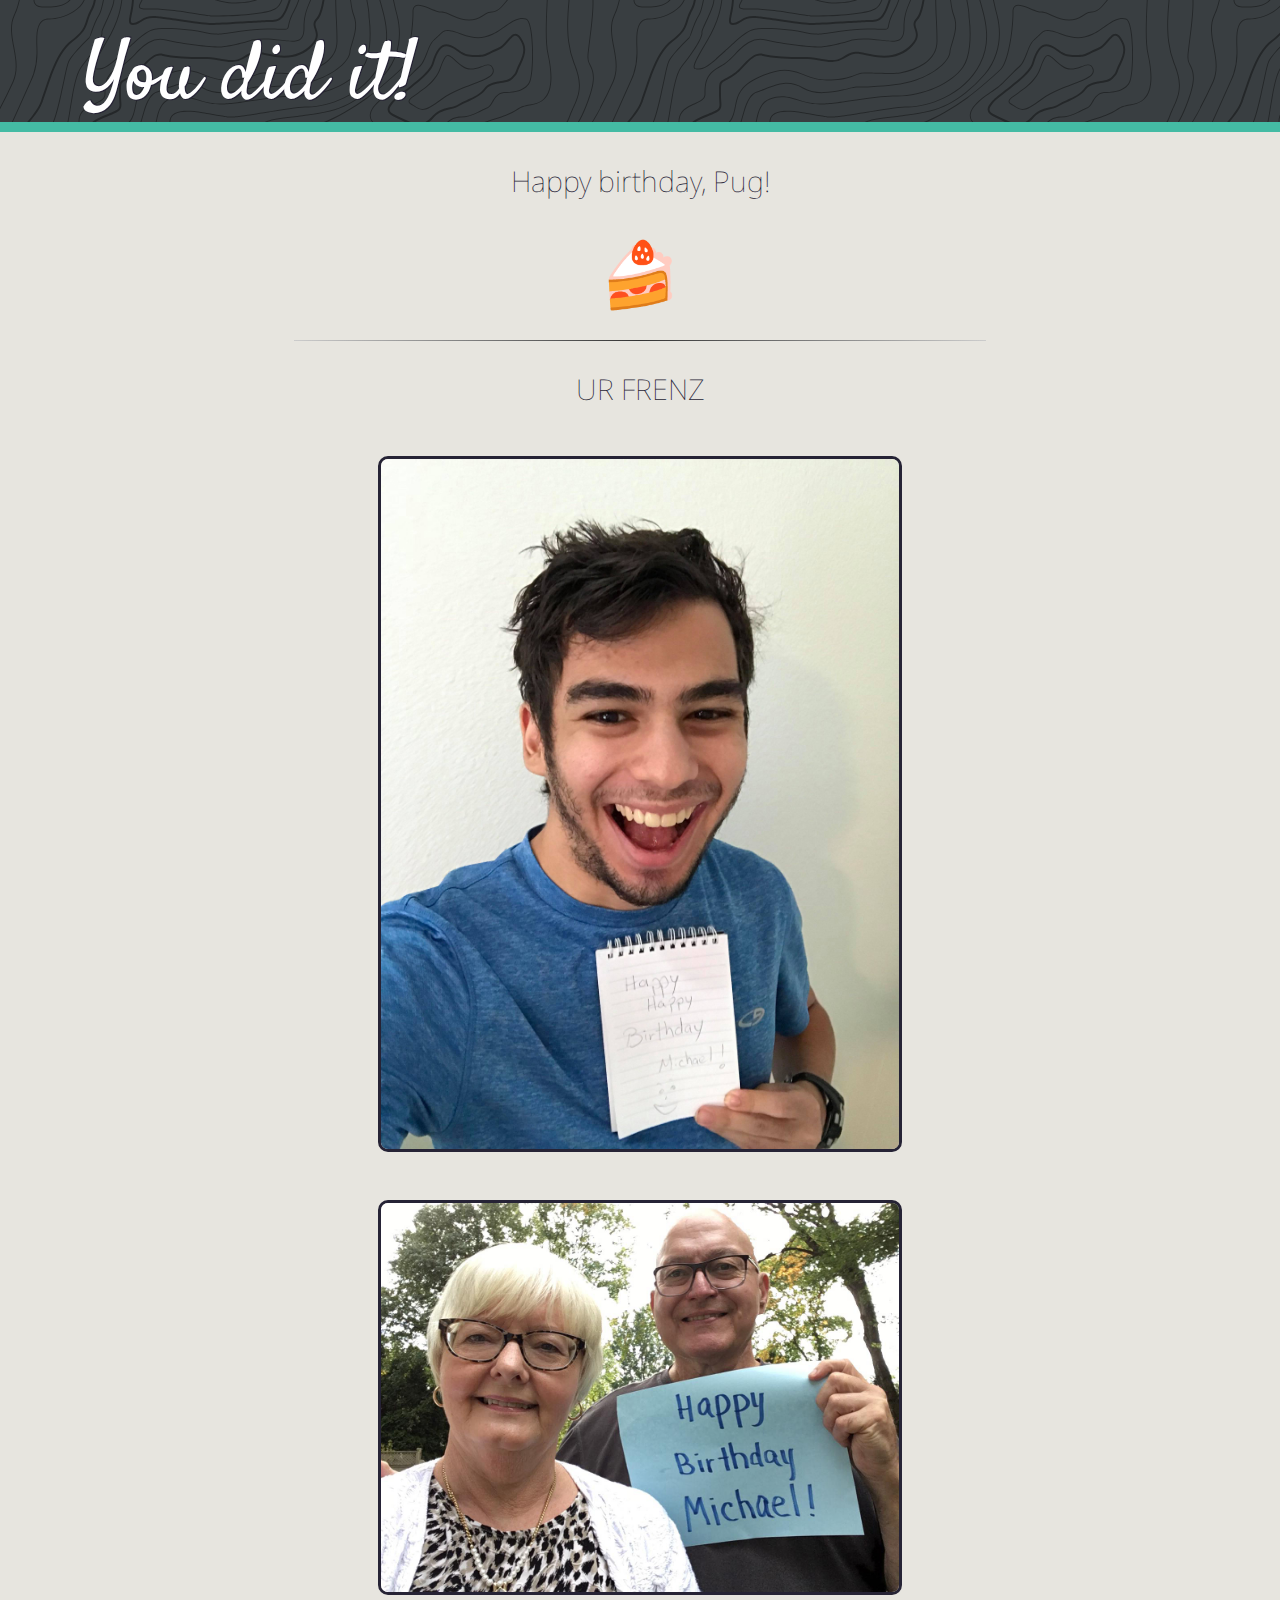
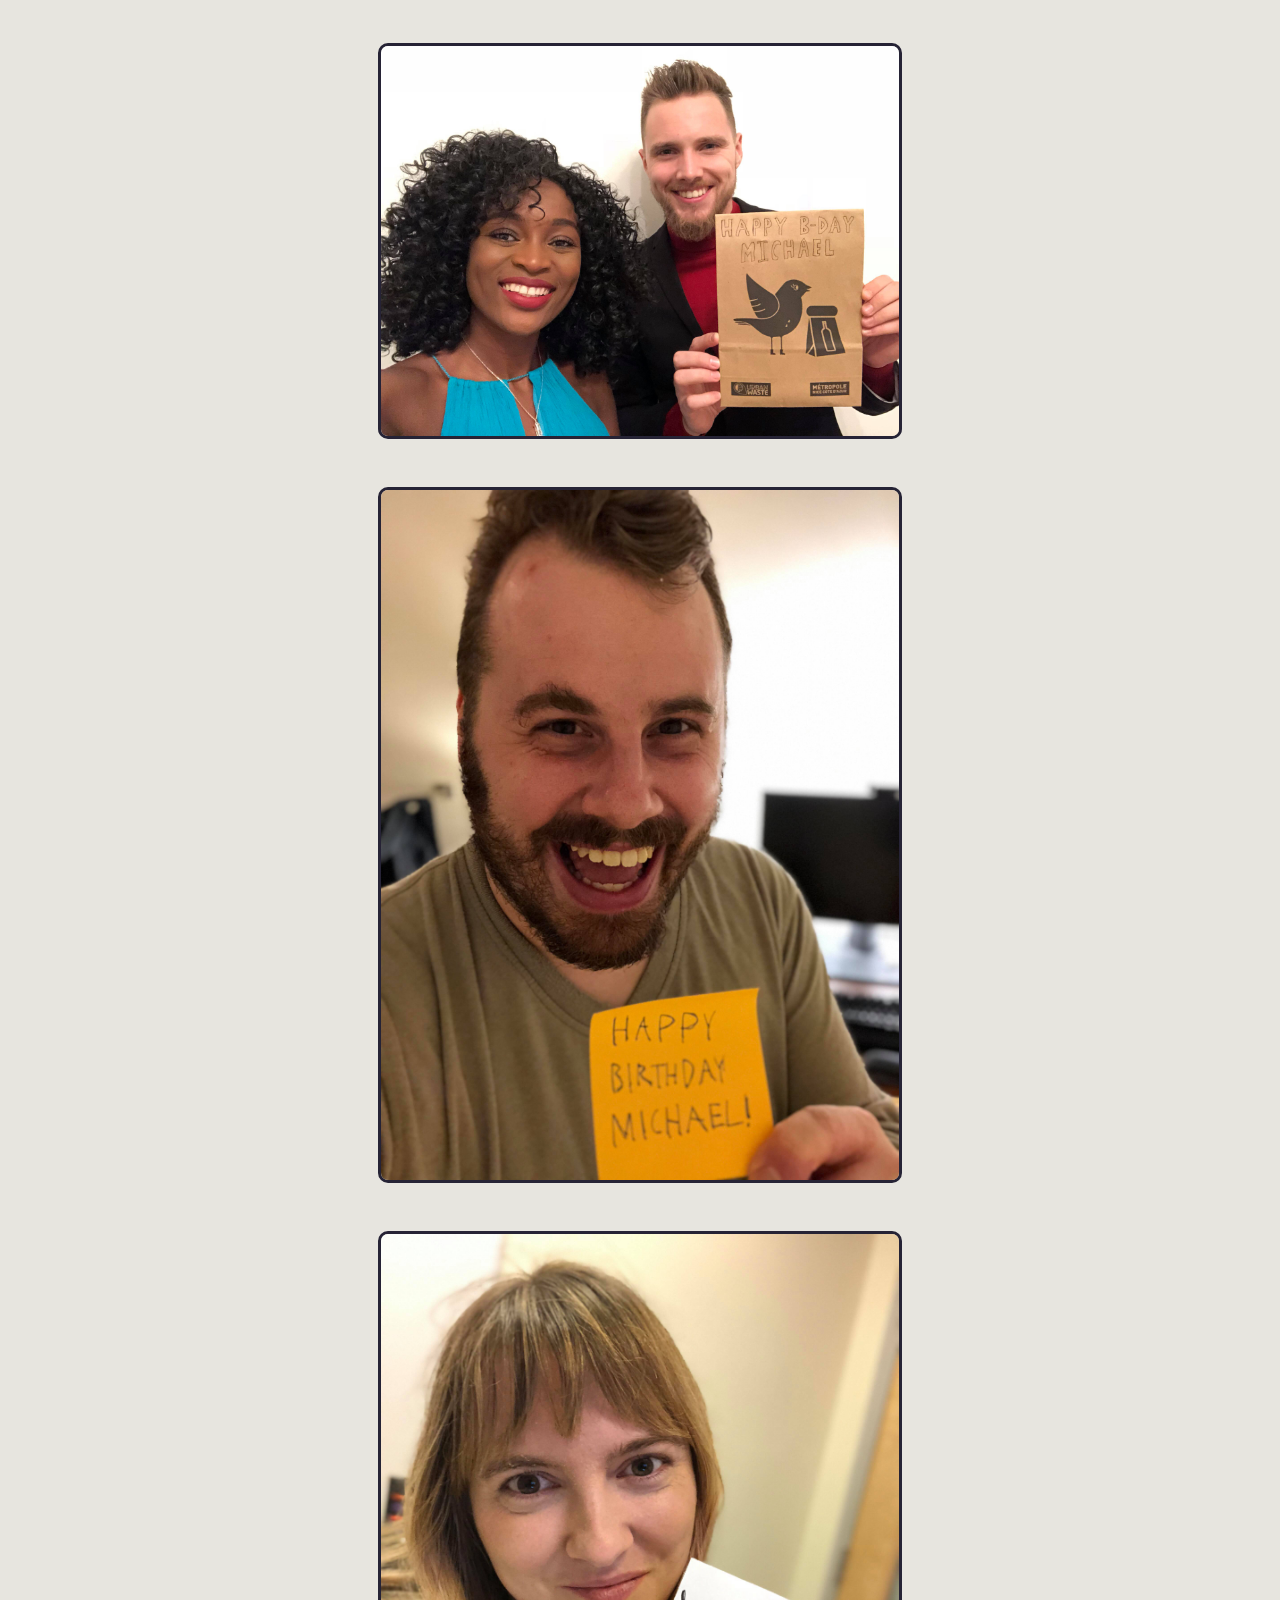
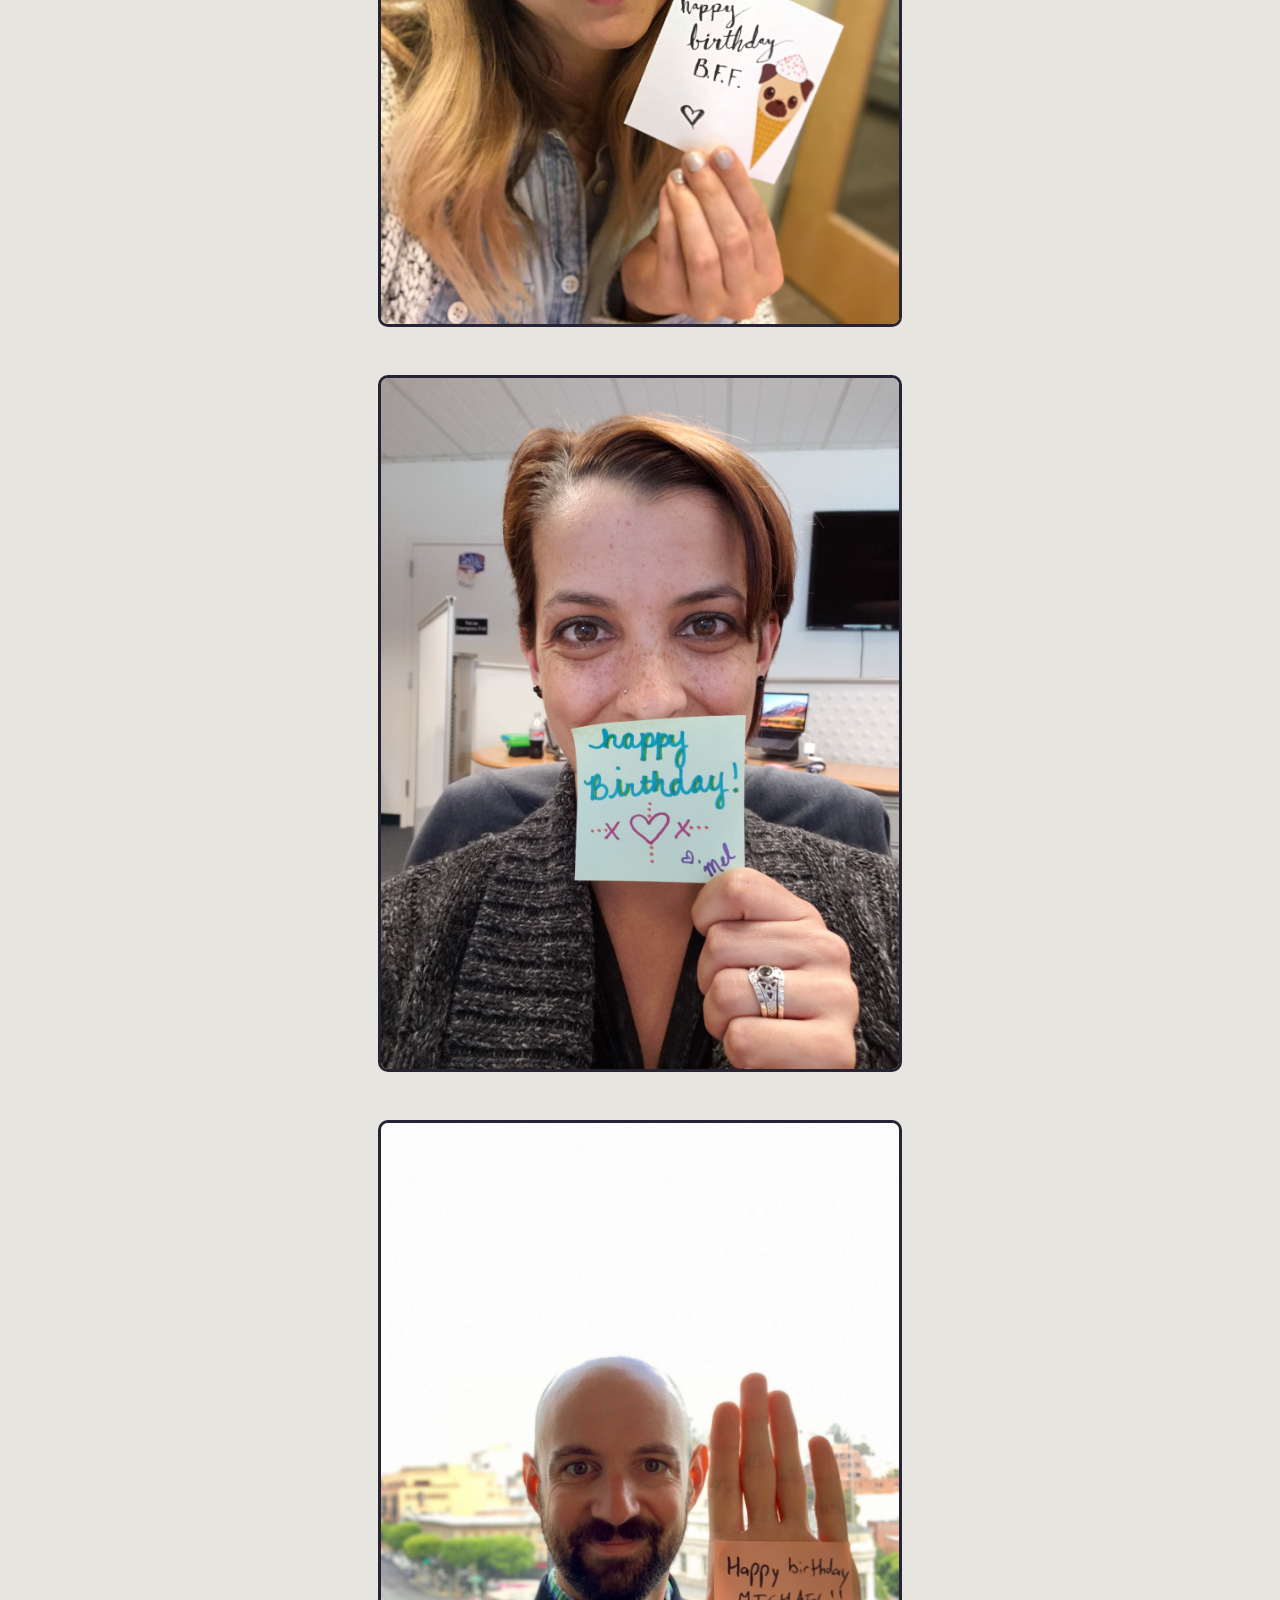
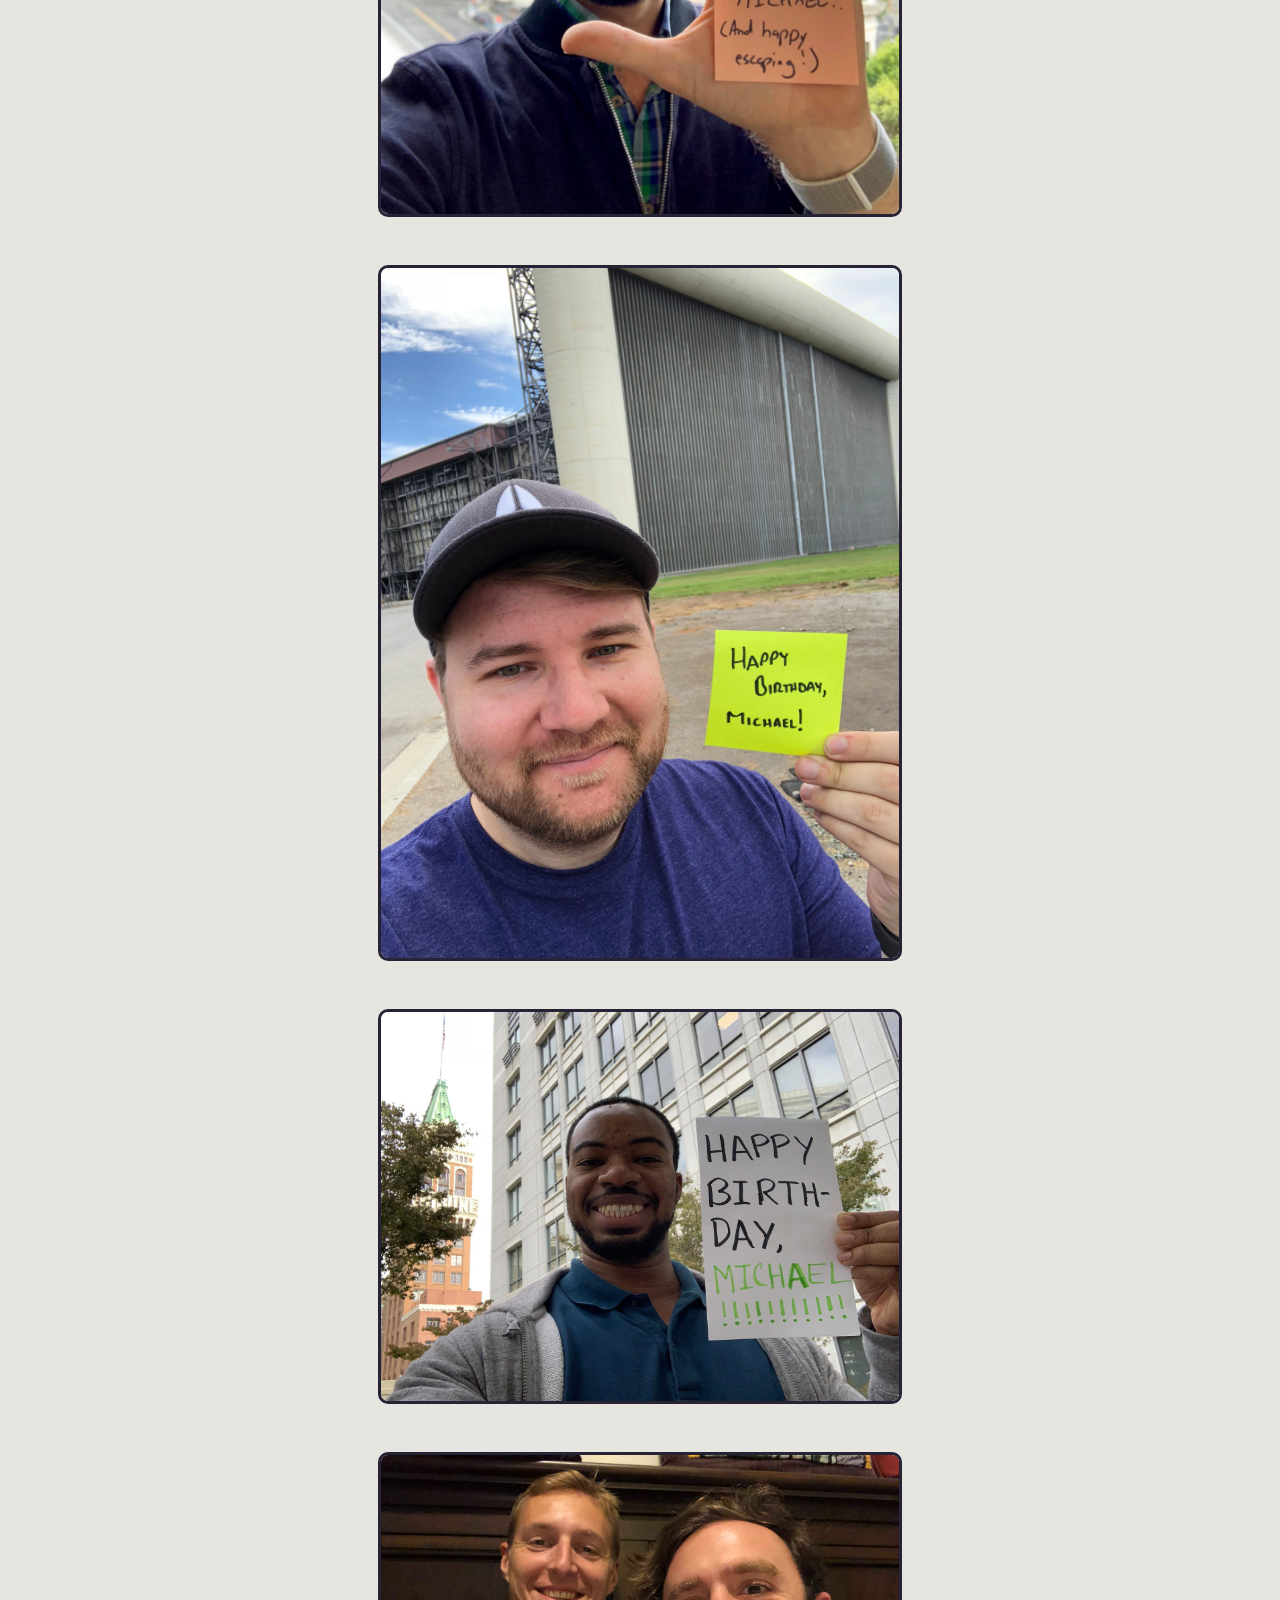
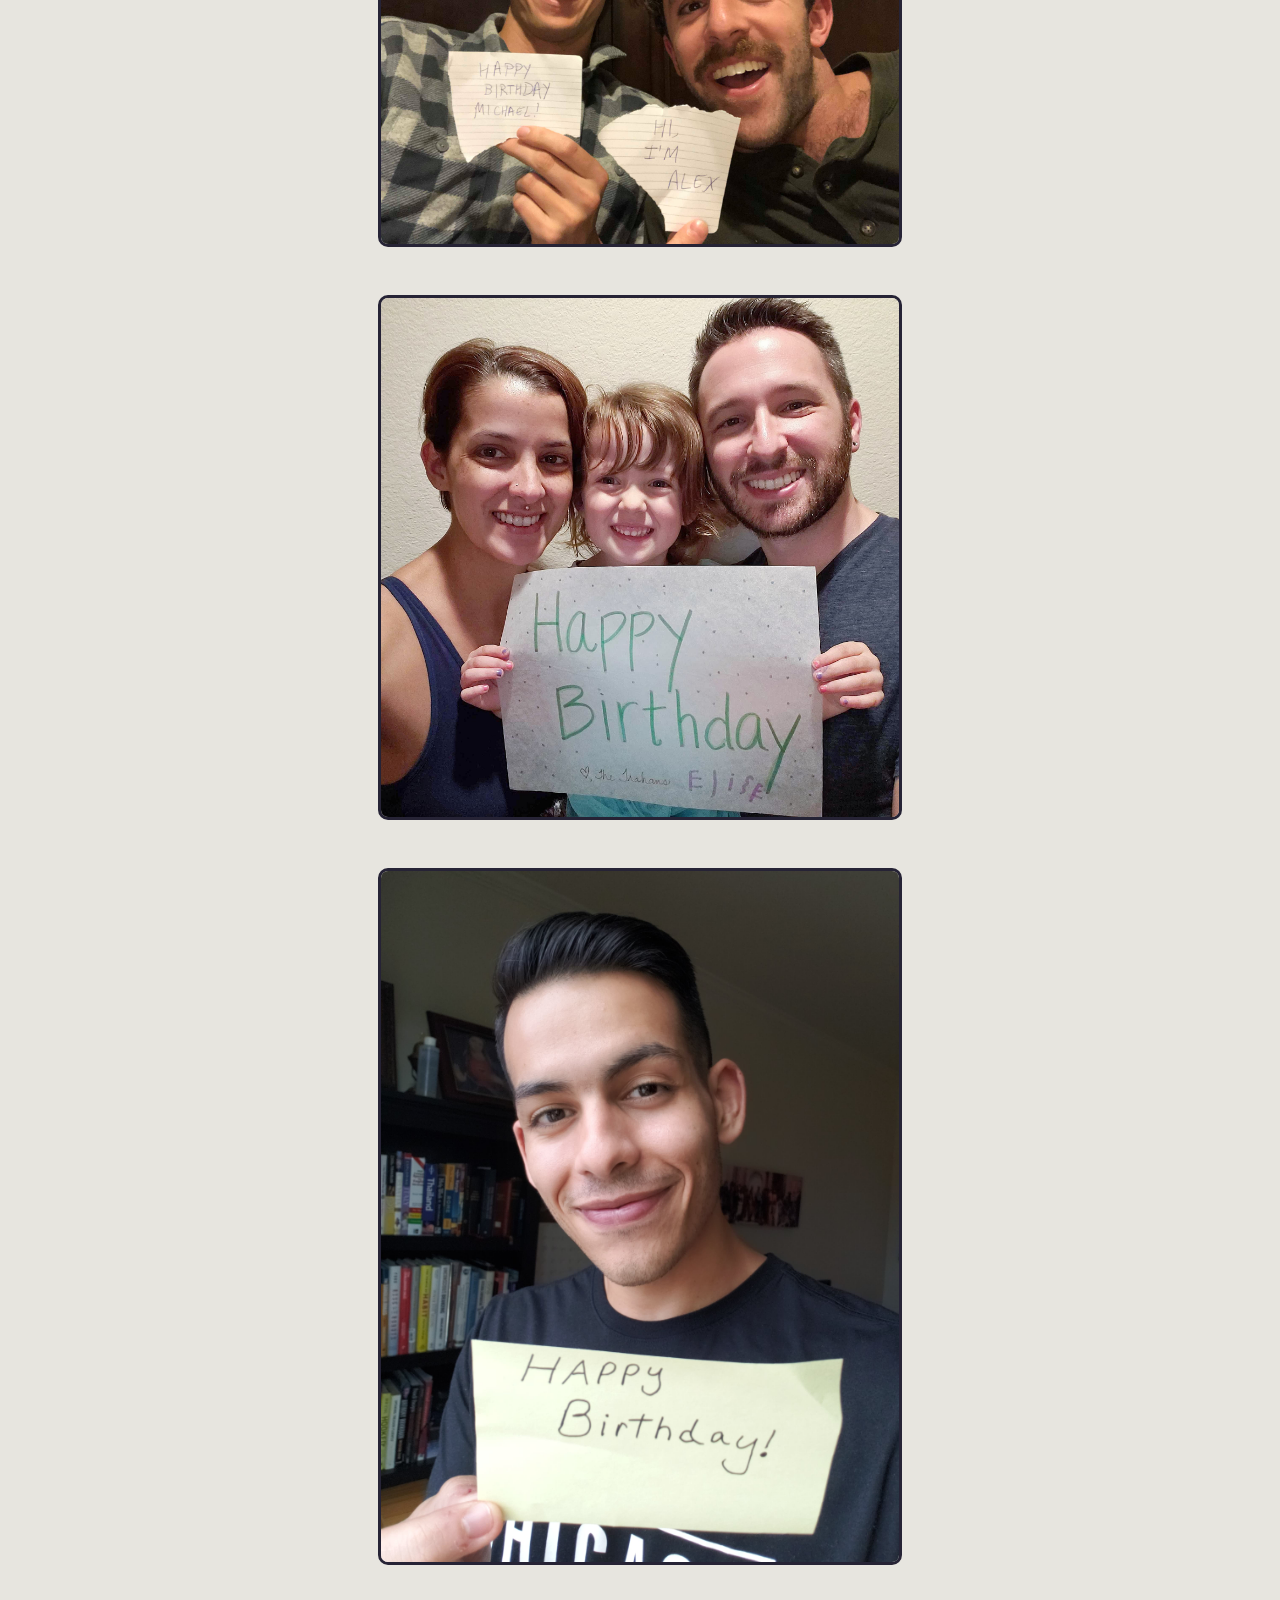
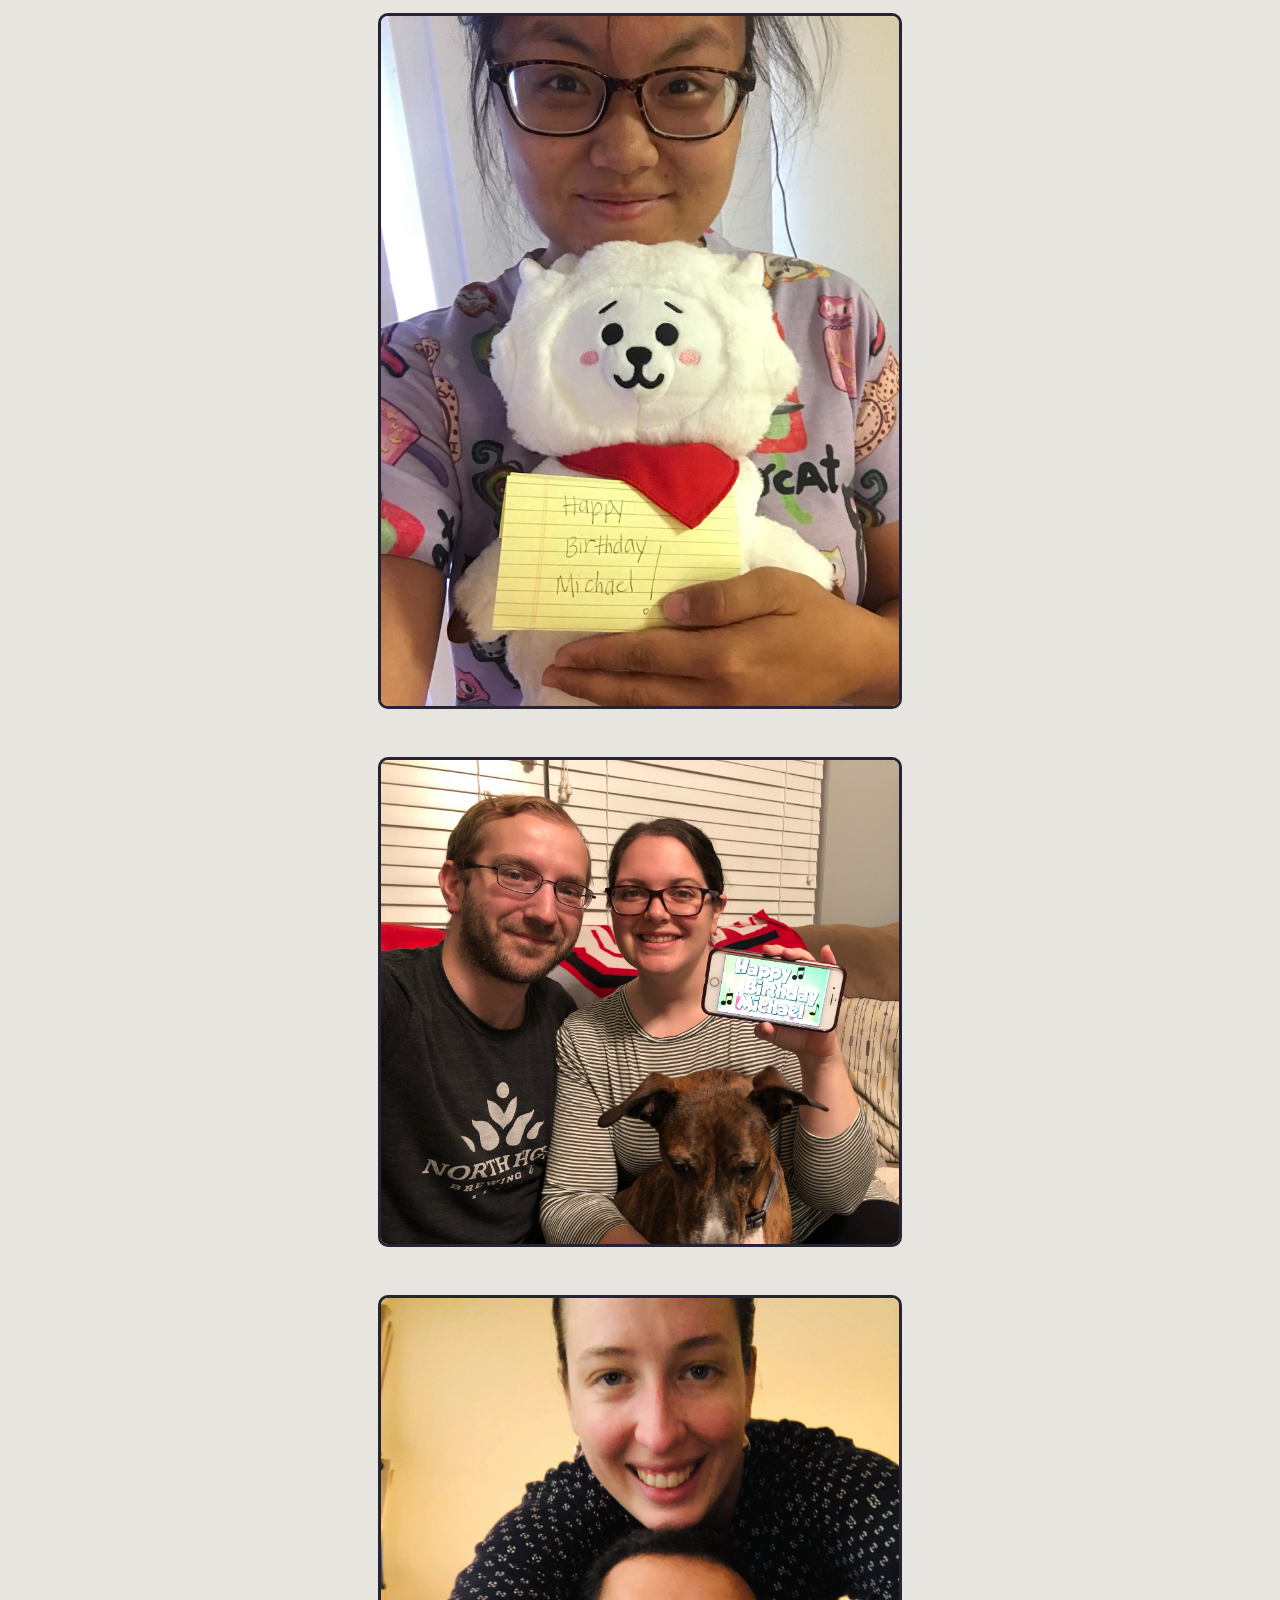
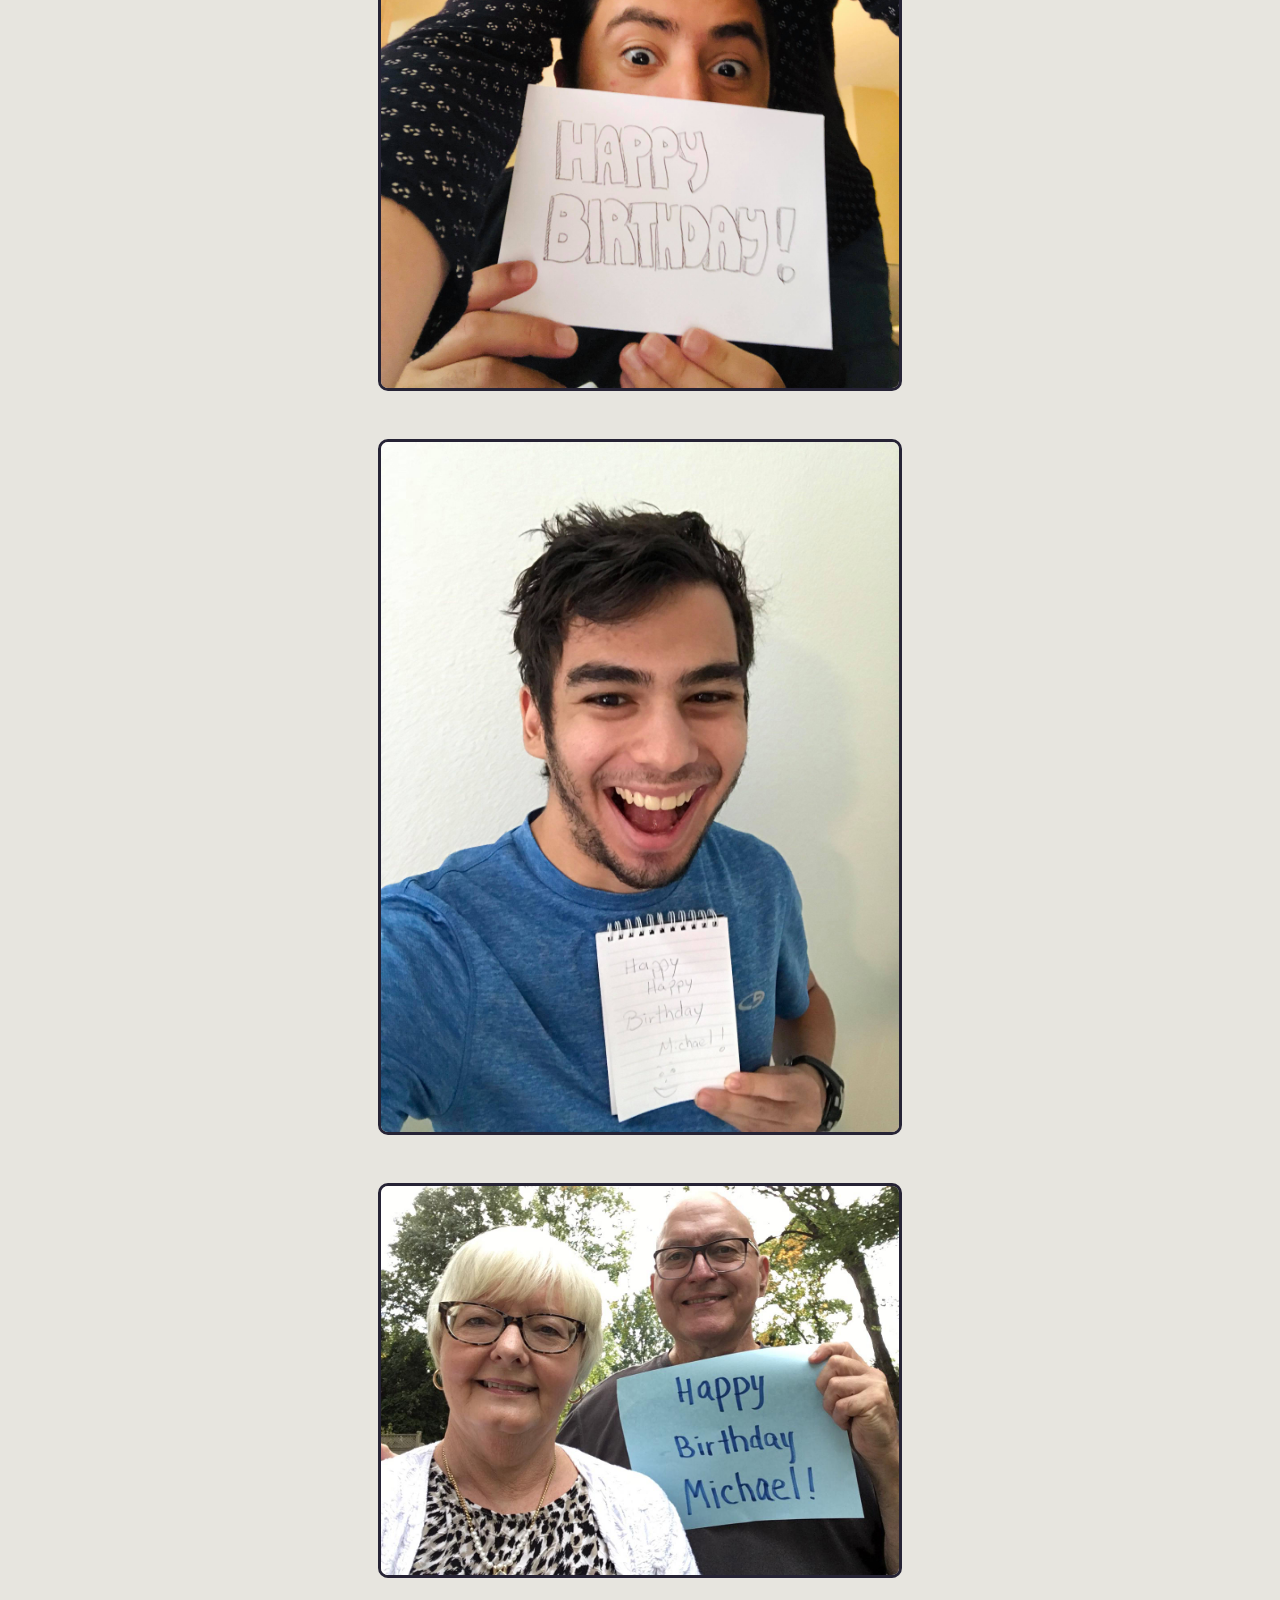
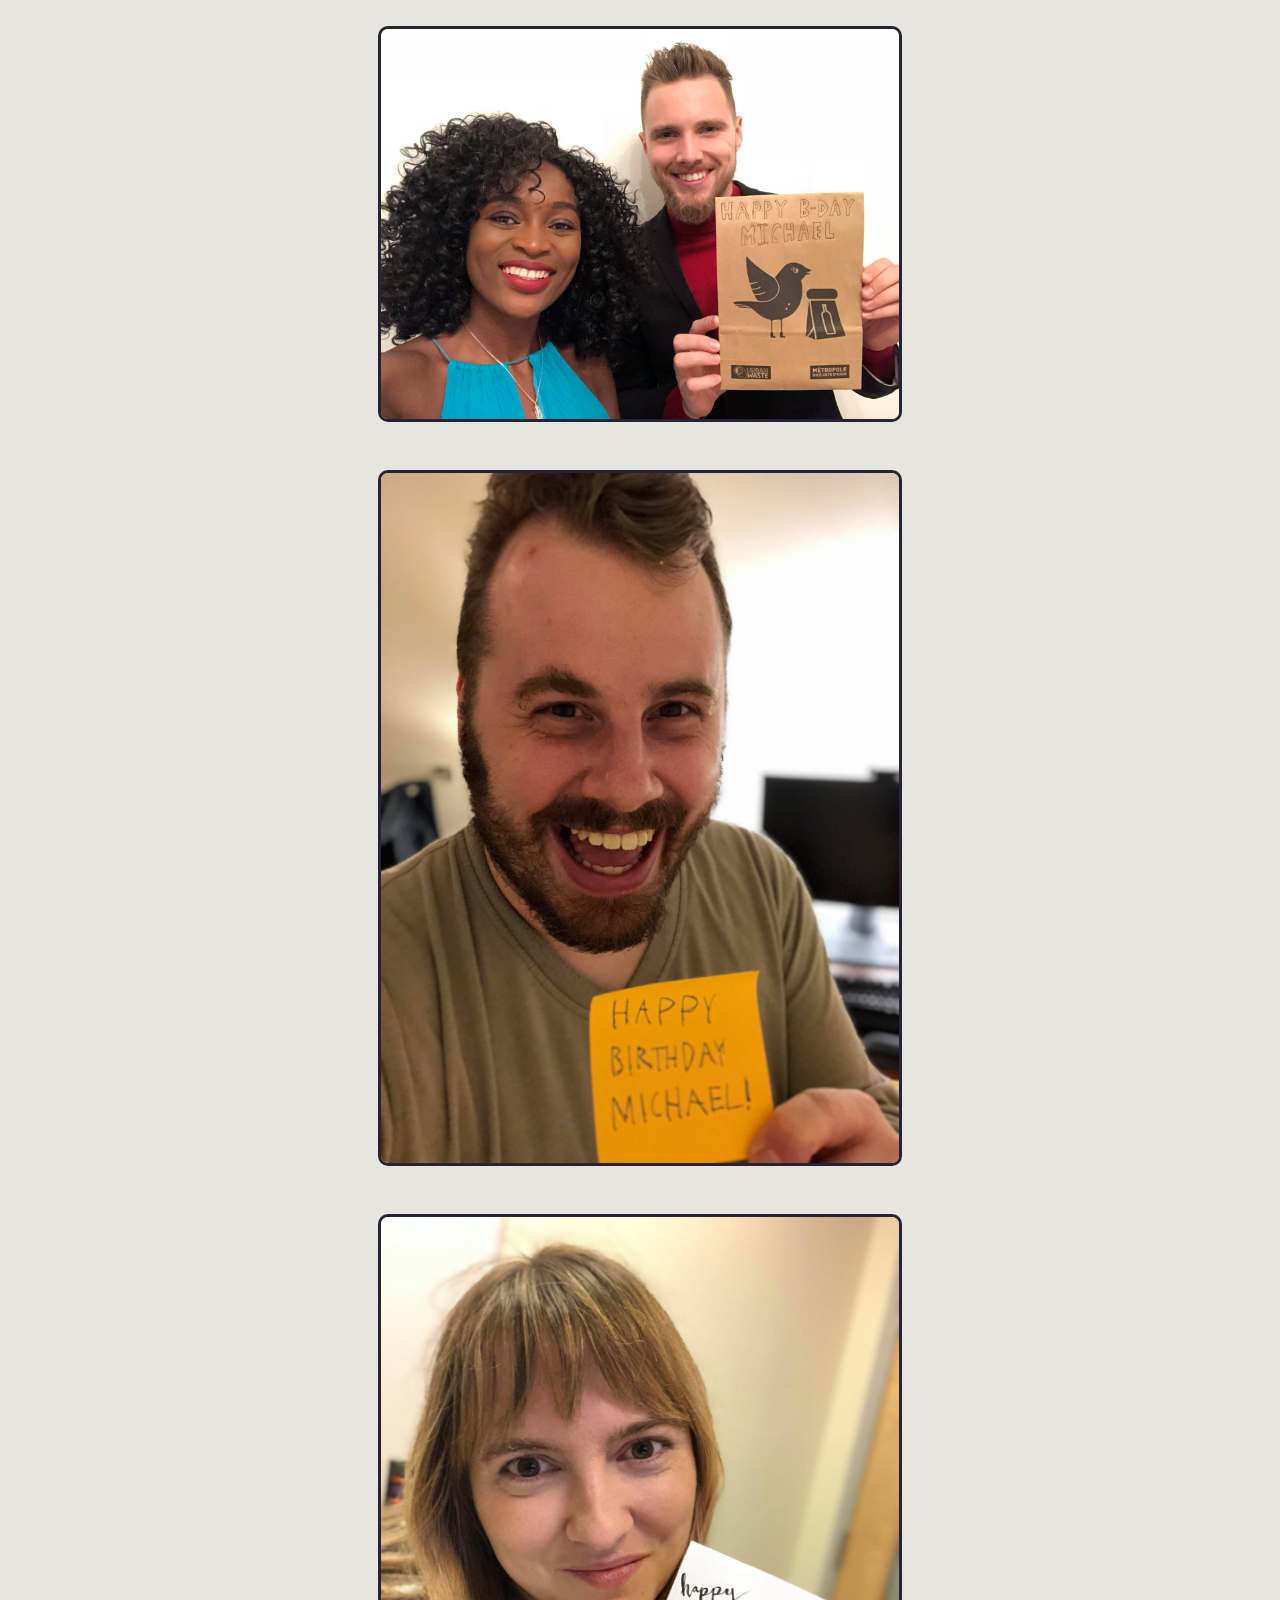
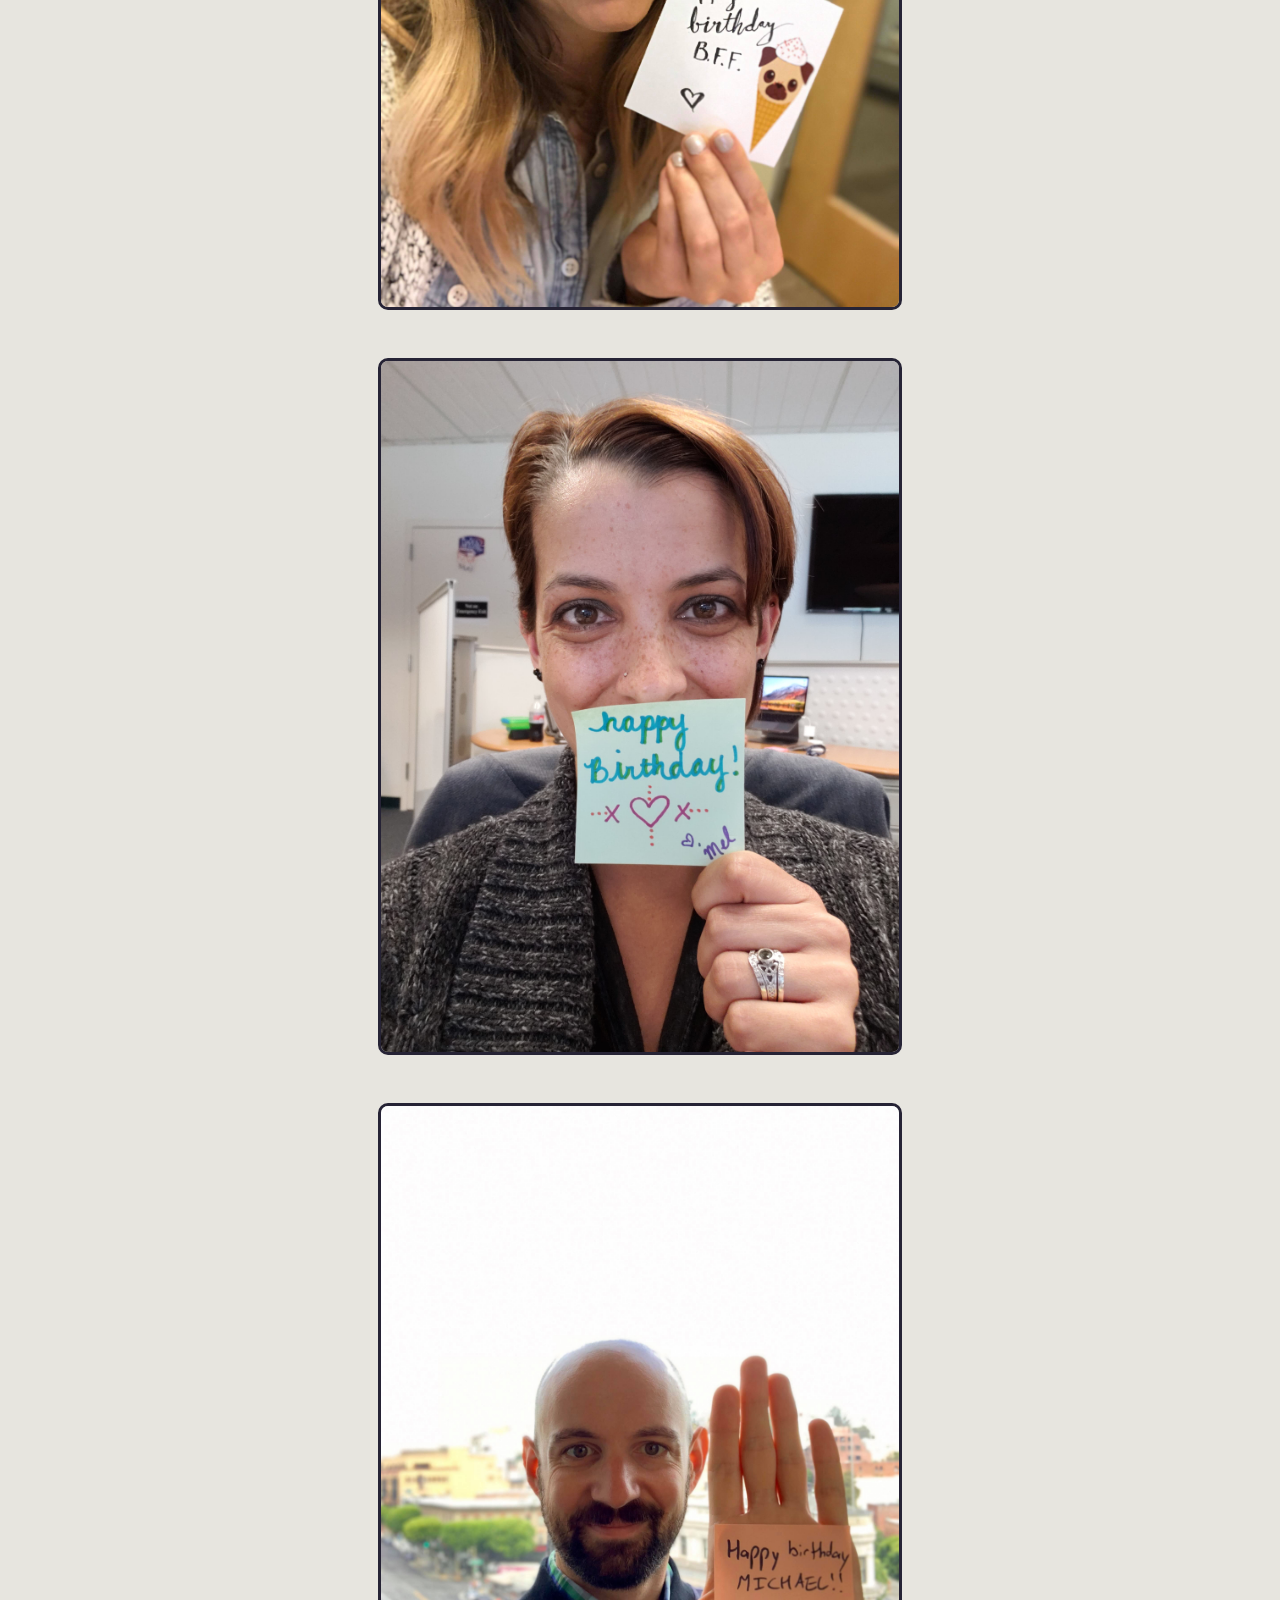
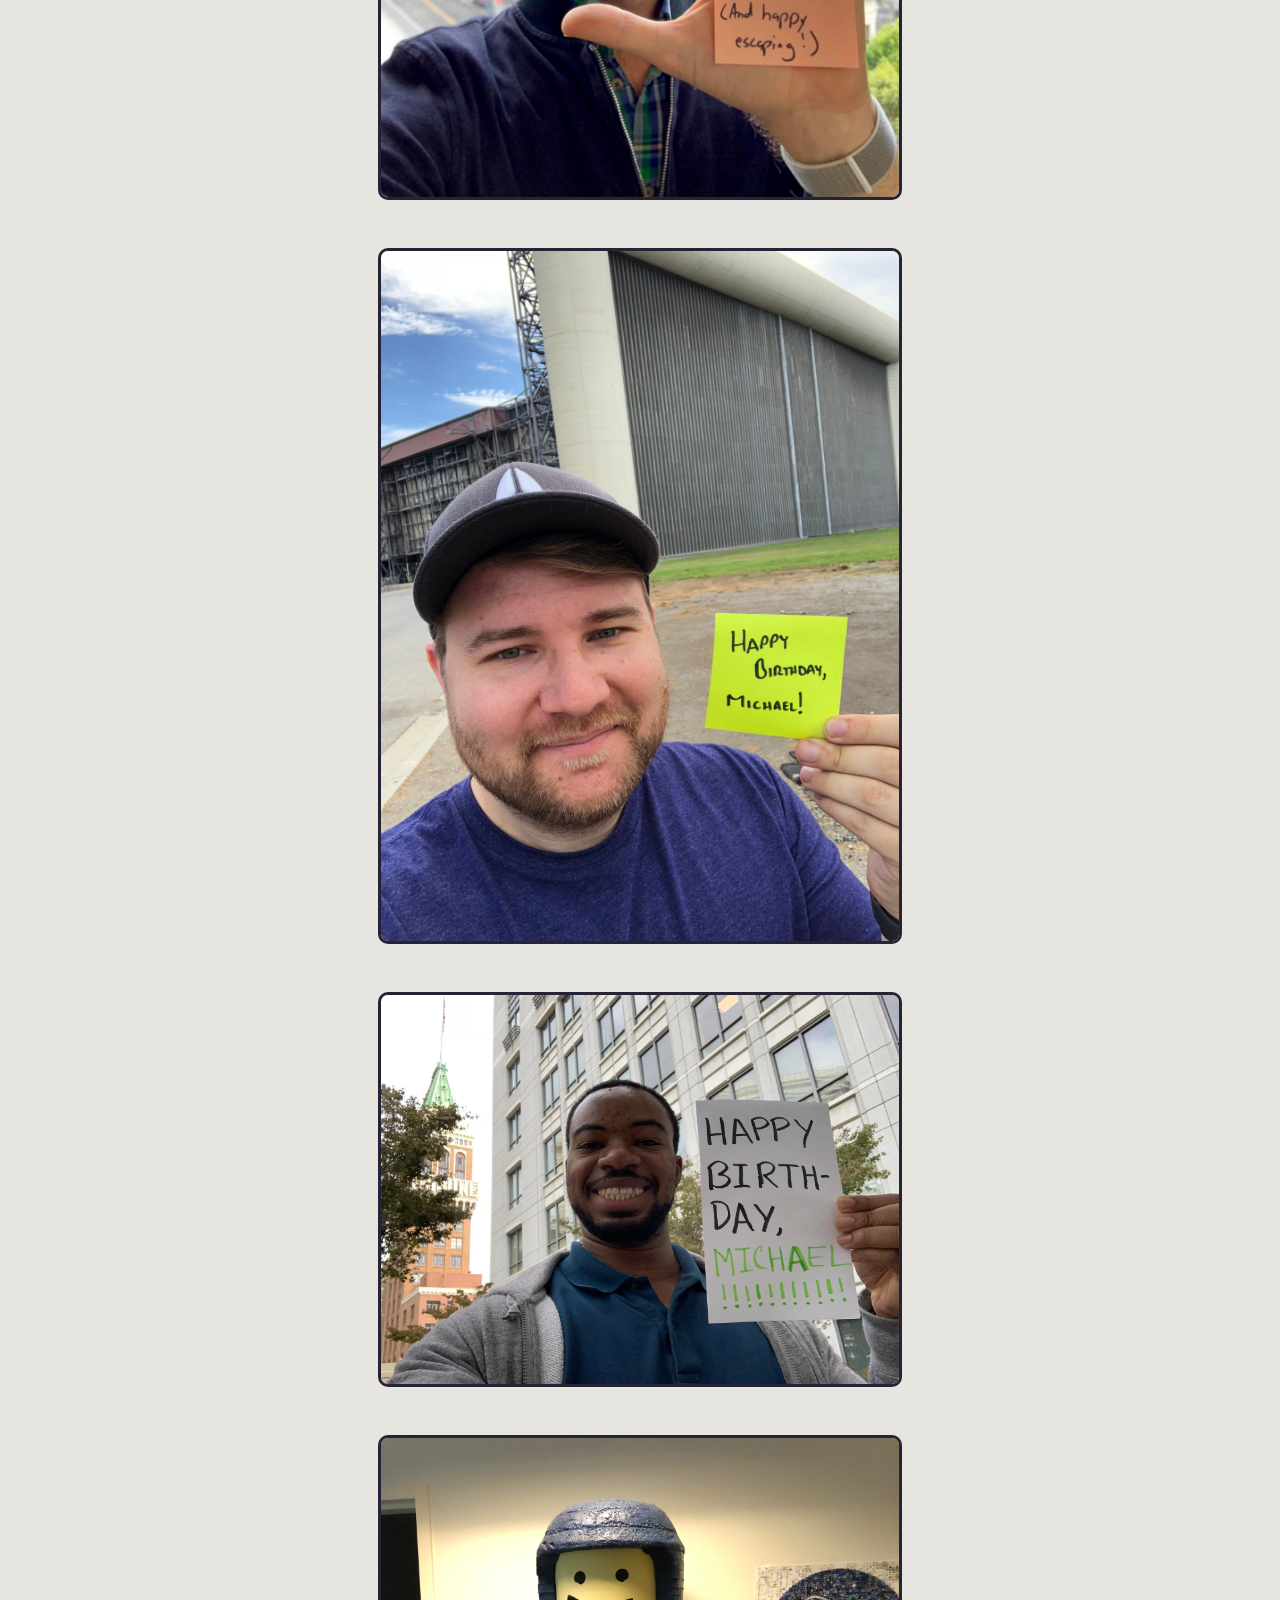
<file: wowsuchsecret.html>
<!DOCTYPE html>
<html>
    <head>
        <meta charset="utf-8">
        <meta http-equiv="X-UA-Compatible" content="IE=edge">
        <link href='https://fonts.googleapis.com/css?family=Noto+Sans:400,700,400italic' rel='stylesheet' type='text/css'>
        <link href='https://fonts.googleapis.com/css?family=Satisfy' rel='stylesheet' type='text/css'>
        <link href="https://fonts.googleapis.com/css?family=Galada" rel="stylesheet">
        <title>Billy Leet | User Research for Finance Startup</title>
        <link rel="stylesheet" href="css/normalize.css">
        <link rel="stylesheet" href="css/main.css">
        <link rel="stylesheet" href="css/responsive.css">
        <link rel="stylesheet" href="css/birthday.css">
        <link rel="icon" type="image/png" href="favicon-32x32.png" sizes="32x32" />
        <link rel="icon" type="image/png" href="favicon-16x16.png" sizes="16x16" />
        <meta name="description" content="">
        <meta name="viewport" content="width=device-width, initial-scale=1.0">

        <!-- Place favicon.ico and apple-touch-icon.png in the root directory -->

        <!-- Google Analytics -->
        <script>
          (function(i,s,o,g,r,a,m){i['GoogleAnalyticsObject']=r;i[r]=i[r]||function(){
          (i[r].q=i[r].q||[]).push(arguments)},i[r].l=1*new Date();a=s.createElement(o),
          m=s.getElementsByTagName(o)[0];a.async=1;a.src=g;m.parentNode.insertBefore(a,m)
          })(window,document,'script','https://www.google-analytics.com/analytics.js','ga');

          ga('create', 'UA-91970916-1', 'auto');
          ga('send', 'pageview');

        </script>
        <!-- End Google Analytics -->

    </head>
    <body>
        <header>
            <div class="wrapper">
                <nav>
                    <ul>
                        <li><a href="index.html">About</a></li>
                <li><a href="history.html">History</a></li>
                        <li><a href="work.html">Work</a></li>
                <li><a href="https://drive.google.com/open?id=0ByW77hax13RkZk0xZWZEeHFodEE">Resume</a></li>
                    </ul>
                </nav>
                <a href="https://i.redd.it/vejyspufuna01.png" id="title" class="clearfix">
                    <h1>You did it!</h1>
                </a>
            </div>
        </header>

        <div class="wrapper blog">

            <h3 style="text-align: center;">Happy birthday, Pug!</h3>
            <h3 style="text-align: center; font-size: 4em; margin: .3em;">🍰</h3>

            <hr>
            <h3 style="text-align: center;">UR FRENZ</h3>

            <a href="assets/bdaypics/img1.jpg"><img src="assets/bdaypics/img1.jpg"></a>
            <a href="assets/bdaypics/img2.jpg"><img src="assets/bdaypics/img2.jpg"></a>
            <a href="assets/bdaypics/img3.jpg"><img src="assets/bdaypics/img3.jpg"></a>
            <a href="assets/bdaypics/img4.jpg"><img src="assets/bdaypics/img4.jpg"></a>
            <a href="assets/bdaypics/img5.jpg"><img src="assets/bdaypics/img5.jpg"></a>
            <a href="assets/bdaypics/img6.jpg"><img src="assets/bdaypics/img6.jpg"></a>
            <a href="assets/bdaypics/img7.jpg"><img src="assets/bdaypics/img7.jpg"></a>
            <a href="assets/bdaypics/img8.jpg"><img src="assets/bdaypics/img8.jpg"></a>
            <a href="assets/bdaypics/img9.jpg"><img src="assets/bdaypics/img9.jpg"></a>
            <a href="assets/bdaypics/img10.jpg"><img src="assets/bdaypics/img10.jpg"></a>
            <a href="assets/bdaypics/img11.jpg"><img src="assets/bdaypics/img11.jpg"></a>
            <a href="assets/bdaypics/img12.jpg"><img src="assets/bdaypics/img12.jpg"></a>
            <a href="assets/bdaypics/img13.jpg"><img src="assets/bdaypics/img13.jpg"></a>
            <a href="assets/bdaypics/img14.jpg"><img src="assets/bdaypics/img14.jpg"></a>
            <a href="assets/bdaypics/img15.jpg"><img src="assets/bdaypics/img15.jpg"></a>
            <a href="assets/bdaypics/img16.jpg"><img src="assets/bdaypics/img16.jpg"></a>
            <a href="assets/bdaypics/img17.jpg"><img src="assets/bdaypics/img17.jpg"></a>
            <a href="assets/bdaypics/img18.jpg"><img src="assets/bdaypics/img18.jpg"></a>
            <a href="assets/bdaypics/img19.jpg"><img src="assets/bdaypics/img19.jpg"></a>
            <a href="assets/bdaypics/img20.jpg"><img src="assets/bdaypics/img20.jpg"></a>
            <a href="assets/bdaypics/img21.jpg"><img src="assets/bdaypics/img21.jpg"></a>
            <a href="assets/bdaypics/img22.jpg"><img src="assets/bdaypics/img22.jpg"></a>
            <a href="assets/bdaypics/img23.jpg"><img src="assets/bdaypics/img23.jpg"></a>
            <a href="assets/bdaypics/img24.jpg"><img src="assets/bdaypics/img24.jpg"></a>
            <a href="assets/bdaypics/img25.jpg"><img src="assets/bdaypics/img25.jpg"></a>
            <a href="assets/bdaypics/img26.jpg"><img src="assets/bdaypics/img26.jpg"></a>
            <a href="assets/bdaypics/img27.jpg"><img src="assets/bdaypics/img27.jpg"></a>
            <a href="assets/bdaypics/img28.jpg"><img src="assets/bdaypics/img28.jpg"></a>
            <a href="assets/bdaypics/img29.jpg"><img src="assets/bdaypics/img29.jpg"></a>
            <a href="assets/bdaypics/img30.jpg"><img src="assets/bdaypics/img30.jpg"></a>
            <a href="assets/bdaypics/img31.jpg"><img src="assets/bdaypics/img31.jpg"></a>
            <a href="assets/bdaypics/img32.jpg"><img src="assets/bdaypics/img32.jpg"></a>
            <a href="assets/bdaypics/img33.jpg"><img src="assets/bdaypics/img33.jpg"></a>
            <a href="assets/bdaypics/img34.jpg"><img src="assets/bdaypics/img34.jpg"></a>
            <a href="assets/bdaypics/img35.jpg"><img src="assets/bdaypics/img35.jpg"></a>
            <a href="assets/bdaypics/img36.jpg"><img src="assets/bdaypics/img36.jpg"></a>
            <a href="assets/bdaypics/img37.jpg"><img src="assets/bdaypics/img37.jpg"></a>
            <a href="assets/bdaypics/img38.jpg"><img src="assets/bdaypics/img38.jpg"></a>
            <a href="assets/bdaypics/img39.jpg"><img src="assets/bdaypics/img39.jpg"></a>

        </div>

        <div class="clearfix"><p> </p></div>

        <footer>
            <div class="footer-social-media-bar">
                
            </div>

            <p>For PB, with love &copy; 2018</p>
        </footer>
    </body>
</html>
</file>
<file: css/main.css>
/******************************************
GENERAL
******************************************/

body {
	font-family: 'Noto Sans', sans-serif;
}

a {
	text-decoration: none;
	outline: none;
}

img {
	max-width: 100%;
}

h1 {
	margin: 0;
}

p {
	line-height: 160%;
	margin-bottom: 10px;
}

li {
	list-style: none;
}

code {
	background-color: #BCE2EF;
	margin: auto .1em;
}


/******************************************
HEADER
******************************************/

header {
	text-align: center;
	margin: 0 0 1.5em;
}

h1 {
	display: block;
	width: 100%;
	font-size: 17vw;
	display: inline-block;
}

h2 {
	font-size: 2.5em;
	font-family: 'Galada', sans-serif;
}

h3 {
	font-size: 2em;
	font-weight: lighter;
}

h4 {
	font-size: 14pt;
}

hr {
	border: 0;
    height: 1px;
    background: #333;
    background-image: linear-gradient(to right, #ccc, #333, #ccc);
}

header h1 {
	font-family: 'Satisfy', cursive;
	font-weight: 400;
	/*-webkit-text-stroke-width: 2px;*/
	/*-webkit-text-stroke-color: #262335;*/
	text-shadow:
		1px -1px 0 #262335,
		1px 1px 0 #262335;
		/*-1px 1px 0 #262335,
		-1px -1px 0 #262335;*/
}

nav ul {
	display: inline-block;
	list-style: none;
	padding: 0;
}

nav li {
	font-size: 4vw;
	font-weight: bold;
	float: left;
	margin-bottom: 0.5em;
}

nav li a {
	padding: 0.4em 1em 1em;
}


/******************************************
BODY
******************************************/

.social-media-bar {
	text-align: center;
}

.social-media-bar ul {
	padding: 0;
	display: inline-block;
}

.social-media-bar li {
	float: left;
}

.social-media-bar li a {
	padding: .6em .7em .3em;
	border-radius: 7%;
	margin: 0 .4em;
}

.social-media-bar img {
	height: auto;
	width: auto;
	max-height: 1.2em;
	max-width: 1.2em;
}

#glamour-div {
	padding: 10% 10%;
	box-sizing: border-box;
}

.glamour-shot {
	display: block;
	margin: 0 auto;
	border: 5px solid;
	border-radius: 100%;
}

.bio {
	padding: 0 1.5em 1em;
	font-size: 5vw;
}

.bio h2 {
	font-size: 5.9vw;
	padding-bottom: 1vh;
}



/******************************************
SHOWCASE
******************************************/

.title {
	text-align: center;
}

.showcase ul {
	text-align: center;
	padding: 0;
}

.showcase li {
	margin: 2em 0;
	max-width: 400px;
	display: inline-block;
	vertical-align: top;
}

.showcase img {
	border: solid 5px;
	border-radius: 10px;
}

.showcase h2 {
	font-family: inherit;
	font-size: 2em;
	margin: .2em;
}

.showcase p {
	padding: 0 10px;
	margin-top: .2em;
	font-size: 1.1em;
	max-width: 500px;
	font-weight: bold;
}

.showcase .subtitle {
	margin-top: 0;
	font-size: 1em;
	max-width: 200px;
	line-height: normal;
	font-weight: normal;
}



/******************************************
BLOG
******************************************/

.blog {
	margin: auto;
	margin-bottom: 20px;
	padding: 0 10%;
	max-width: 800px;
}

.blog hr {
	margin-top: 18pt;
}

.blog h2 {
	text-align: center;
	line-height: 1.1em;
}

.word-wrapper {
	text-align: center;
}
.word {
	text-align: center;
	color: #8078AA;
	border: 2px #262335 solid;
	border-radius: 5px;
	display: inline-block;
	padding: .5em;
	font-size: 100%;
}

.word2 {
	text-align: center;
	display: inline-block;
	padding: .1em;
	font-family: 'Satisfy', cursive;
	margin: .5em;
}



.blog .word-wrapper .word2 {
	font-size: 1.6em;
}

.blog img {
	max-width: 75%;
	border: 3px #262335 solid;
	border-radius: 10px;
	display: block;
	margin: 3em auto;
}

#slp-comparison {
	max-width: 100%;
}

.blog li{
	list-style: initial;
}

.iphone-size {
	max-height: 412px;
}

.no-border img {
	border: 0;
}

.quote {
	text-align: center;
	font-family: 'Architects Daughter', cursive;
	color: #8078AA;
	line-height: 120%;
}

.rowimages-wrapper {
	text-align: center;
}

.rowimages-wrapper img,
.rowimages-wrapper span {
	display: inline-block;
	vertical-align: middle;
	border: none;
	margin: 1em .5em;
	padding-top: 1em;
	max-width: 15%;
}

.rowimages-wrapper span {
	font-size: 1.5em;
	margin: 0;
}

/******************************************
VUI Page
******************************************/

.voice {
	font-family: monospace;
	line-height: 100%;
}

.vicky {
	color: #D14F5E;
}

.match {
	color: #009688;
	padding-top: 0.75em;
}

.no-match {
	color: #8078AA;
	padding-top: 0.75em;
}

/******************************************
FOOTER
******************************************/

/* for "sticky footer" per Modern Clean CSS Sticky Footer guide */
html {
	position: relative;
	min-height: 100%;
}

body {
	margin: 0 0 135px; /* bottom = total footer height */
}

footer {
	position: absolute;
	left: 0;
	bottom: 0;
	height: 115px;
	width: 100%;
	border-top: solid 10px;
	border-bottom: solid 10px;
	padding-top: 10px;
}

footer p {
	padding: 0 .5em;
	text-align: center;
}

.footer-social-media-bar {
	text-align: center;
}

.footer-social-media-bar img {
	height: auto;
	width: auto;
	max-height: 30px;
	max-width: 30px;
}

.footer-social-media-bar ul {
	padding: 0;
	display: inline-block;
}

.footer-social-media-bar li {
	float: left;
}

.footer-social-media-bar li a {
	font-size: 1.2em;
	padding: 0 .5em;
}



/******************************************
COLORS
******************************************/

/****** PALETTE ******

DARK PURPLE	#262335
PURPLE		#8078AA
SALMON		#FF6072
SKY BLUE	#BCE2EF
WHITE-BLUE	#F5FCFF

******* ------- ******/

/* site body */
body {
	background-color: #FBFEFF;
	color: #262335;
}

/* header nav link color */
nav li {
	color: #FF6072;
}

/* "Billy Leet" title color"*/
h1 {
	background-color: #262335;
	color: #FFF;
}

/* links (including social media) */
a, a:visited {
	color: #FF6072;
}

/* link hover color */
a:hover {
	color: #BCE2EF;
}

.glamour-shot {
	border-color: #262335;
}

/*.social-media-bar {
	color: #FF6072;
}*/

.social-media-bar li a {
	background-color: #262335;
}

footer {
	border-color: #FF6072;
	background-color: #262335;
background-image: url("data:image/svg+xml,%3Csvg xmlns='http://www.w3.org/2000/svg' width='600' height='600' viewBox='0 0 600 600'%3E%3Cpath fill='%23050506' fill-opacity='0.4' d='M600 325.1v-1.17c-6.5 3.83-13.06 7.64-14.68 8.64-10.6 6.56-18.57 12.56-24.68 19.09-5.58 5.95-12.44 10.06-22.42 14.15-1.45.6-2.96 1.2-4.83 1.9l-4.75 1.82c-9.78 3.75-14.8 6.27-18.98 10.1-4.23 3.88-9.65 6.6-16.77 8.84-1.95.6-3.99 1.17-6.47 1.8l-6.14 1.53c-5.29 1.35-8.3 2.37-10.54 3.78-3.08 1.92-6.63 3.26-12.74 5.03a384.1 384.1 0 0 1-4.82 1.36c-2.04.58-3.6 1.04-5.17 1.52a110.03 110.03 0 0 0-11.2 4.05c-2.7 1.15-5.5 3.93-8.78 8.4a157.68 157.68 0 0 0-6.15 9.2c-5.75 9.07-7.58 11.74-10.24 14.51a50.97 50.97 0 0 1-4.6 4.22c-2.33 1.9-10.39 7.54-11.81 8.74a14.68 14.68 0 0 0-3.67 4.15c-1.24 2.3-1.9 4.57-2.78 8.87-2.17 10.61-3.52 14.81-8.2 22.1-4.07 6.33-6.8 9.88-9.83 12.99-.47.48-.95.96-1.5 1.48l-3.75 3.56c-1.67 1.6-3.18 3.12-4.86 4.9a42.44 42.44 0 0 0-9.89 16.94c-2.5 8.13-2.72 15.47-1.76 27.22.47 5.82.51 6.36.51 8.18 0 10.51.12 17.53.63 25.78.24 4.05.56 7.8.97 11.22h.9c-1.13-9.58-1.5-21.83-1.5-37 0-1.86-.04-2.4-.52-8.26-.94-11.63-.72-18.87 1.73-26.85a41.44 41.44 0 0 1 9.65-16.55c1.67-1.76 3.18-3.27 4.83-4.85.63-.6 3.13-2.96 3.75-3.57a71.6 71.6 0 0 0 1.52-1.5c3.09-3.16 5.86-6.76 9.96-13.15 4.77-7.42 6.15-11.71 8.34-22.44.86-4.21 1.5-6.4 2.68-8.6.68-1.25 1.79-2.48 3.43-3.86 1.38-1.15 9.43-6.8 11.8-8.72 1.71-1.4 3.26-2.81 4.7-4.3 2.72-2.85 4.56-5.54 10.36-14.67a156.9 156.9 0 0 1 6.1-9.15c3.2-4.33 5.9-7.01 8.37-8.07 3.5-1.5 7.06-2.77 11.1-4.02a233.84 233.84 0 0 1 7.6-2.2l2.38-.67c6.19-1.79 9.81-3.16 12.98-5.15 2.14-1.33 5.08-2.33 10.27-3.65l6.14-1.53c2.5-.63 4.55-1.2 6.52-1.82 7.24-2.27 12.79-5.06 17.15-9.05 4.05-3.72 9-6.2 18.66-9.9l4.75-1.82c1.87-.72 3.39-1.31 4.85-1.91 10.1-4.15 17.07-8.32 22.76-14.4 6.05-6.45 13.95-12.4 24.49-18.92 1.56-.96 7.82-4.6 14.15-8.33v-64.58c-4 8.15-8.52 14.85-12.7 17.9-2.51 1.82-5.38 4.02-9.04 6.92a1063.87 1063.87 0 0 0-6.23 4.98l-1.27 1.02a2309.25 2309.25 0 0 1-4.87 3.9c-7.55 6-12.9 10.05-17.61 13.19-3.1 2.06-3.86 2.78-8.06 7.13-5.84 6.07-11.72 8.62-29.15 10.95-11.3 1.5-20.04 4.91-30.75 11.07-1.65.94-7.27 4.27-6.97 4.1-2.7 1.58-4.69 2.69-6.64 3.66-5.63 2.8-10.47 4.17-15.71 4.17-17.13 0-41.44 11.51-51.63 22.83-12.05 13.4-31.42 27.7-45.25 31.16-7.4 1.85-11.85 7.05-14.04 14.69-1.26 4.4-1.58 8.28-1.58 13.82 0 .82.01.98.24 3.63.45 5.18.35 8.72-.77 13.26-1.53 6.2-4.89 12.6-10.59 19.43-13.87 16.65-22.88 46.58-22.88 71.68 0 2.39.02 4.26.06 8.75.12 10.8.1 15.8-.22 21.95-.56 11.18-2.09 20.73-5 29.3h-1.05c2.94-8.56 4.49-18.12 5.05-29.35.31-6.13.34-11.1.22-21.9-.04-4.48-.06-6.36-.06-8.75 0-25.32 9.07-55.47 23.12-72.32 5.6-6.72 8.88-12.99 10.38-19.03 1.09-4.4 1.18-7.85.74-12.93-.23-2.7-.24-2.86-.24-3.72 0-5.62.32-9.57 1.62-14.1 2.28-7.95 6.97-13.44 14.76-15.39 13.6-3.4 32.82-17.59 44.75-30.84C409 360.14 433.58 348.5 451 348.5c5.07 0 9.77-1.33 15.26-4.07 1.93-.96 3.9-2.05 6.58-3.62-.3.18 5.33-3.16 6.98-4.11 10.82-6.21 19.66-9.67 31.11-11.2 17.23-2.3 22.9-4.75 28.57-10.64 4.25-4.41 5.04-5.16 8.22-7.28 4.68-3.11 10.01-7.14 17.55-13.14a1113.33 1113.33 0 0 0 4.86-3.89l1.28-1.02a4668.54 4668.54 0 0 1 6.23-4.98c3.67-2.9 6.55-5.12 9.07-6.95 4.37-3.19 9.16-10.56 13.29-19.4v66.9zm0-116.23c-.62.01-1.27.06-1.95.13-6.13.63-13.83 3.45-21.83 7.45-3.64 1.82-8.46 2.67-14.17 2.71-4.7.04-9.72-.47-14.73-1.33-1.7-.3-3.26-.61-4.67-.93a31.55 31.55 0 0 0-3.55-.57 273.4 273.4 0 0 0-16.66-.88c-10.42-.16-17.2.74-17.97 2.73-.38.97.6 2.55 3.03 4.87 1.01.97 2.22 2.03 4.04 3.55a1746.07 1746.07 0 0 0 4.79 4.02c1.39 1.2 3.1 1.92 5.5 2.5.7.16.86.2 2.64.54 3.53.7 5.03 1.25 6.15 2.63 1.41 1.76 1.4 4.54-.15 8.88-2.44 6.83-5.72 10.05-10.19 10.33-3.63.23-7.6-1.29-14.52-5.06-4.53-2.47-6.82-7.3-8.32-15.26-.17-.87-.32-1.78-.5-2.86l-.43-2.76c-1.05-6.58-1.9-9.2-3.73-10.11-.81-.4-1.59-.74-2.36-1-2.27-.77-4.6-1.02-8.1-.92-2.29.07-14.7 1-13.77.93-20.55 1.37-28.8 5.05-37.09 14.99a133.07 133.07 0 0 0-4.25 5.44l-2.3 3.09-2.51 3.32c-4.1 5.36-7.06 8.48-10.39 11.12-.65.52-1.33 1.04-2.13 1.62l-4.11 2.94a106.8 106.8 0 0 0-5.16 3.99c-4.55 3.74-9.74 8.6-16.25 15.38-8.25 8.58-11.78 13.54-11.7 15.95.07 1.65 1.64 2.11 6.79 2.38 1.61.09 2.15.12 2.98.2 2.95.24 5.09.73 6.81 1.68 7.48 4.15 11.63 7.26 13.95 11.58 3.3 6.15.8 12.88-8.89 20.26-8.28 6.3-11.1 10.37-11.31 14.96-.06 1.17 0 1.93.26 4.43.69 6.47.25 10.65-2.8 17.42a44.23 44.23 0 0 1-4.16 7.53c-2.82 3.97-5.47 5.74-10.6 7.69-.43.16-3.34 1.23-4.27 1.59-1.8.68-3.38 1.36-5.01 2.14-4.18 2-8.4 4.6-13.1 8.24-8.44 6.51-13.23 14.56-15.98 25.06-1.1 4.2-1.55 6.81-2.8 15.21-1.26 8.6-2.17 12.64-4.08 16.55-2.1 4.28-11.93 26.59-12.97 28.88a382.7 382.7 0 0 1-6.37 13.41c-4.07 8.11-7.61 14.07-10.73 17.81-5.38 6.46-8.98 14.37-13.77 28.42a810.14 810.14 0 0 0-1.89 5.6c-1.8 5.35-2.96 8.6-4.26 11.85-6.13 15.32-25.43 26.31-46.46 26.31-11.2 0-20.58-2.74-31.02-8.55-5.6-3.13-4.55-2.42-22.26-14.54-14.33-9.8-17.7-10.73-20.47-6.9-.37.5-1.81 2.74-1.83 2.77a52.24 52.24 0 0 1-4.94 5.9c-.73.79-5.52 5.87-6.97 7.45-2.38 2.6-4.3 4.81-5.98 6.93a45.6 45.6 0 0 0-5.08 7.66c-1.29 2.57-1.9 5.25-2.66 10.6a997.6 997.6 0 0 1-.46 3.18h-1l.47-3.32c.77-5.45 1.4-8.2 2.75-10.9a46.54 46.54 0 0 1 5.2-7.84c1.7-2.14 3.63-4.38 6.03-6.98 1.45-1.59 6.24-6.68 6.96-7.46a51.58 51.58 0 0 0 4.84-5.78s1.47-2.26 1.86-2.8c3.25-4.5 7.08-3.44 21.84 6.67 17.67 12.08 16.62 11.38 22.19 14.48 10.3 5.73 19.5 8.43 30.53 8.43 20.65 0 39.57-10.77 45.54-25.69a219.7 219.7 0 0 0 4.24-11.8 6752.32 6752.32 0 0 0 1.88-5.6c4.83-14.16 8.47-22.14 13.96-28.73 3.05-3.66 6.56-9.57 10.6-17.61 1.97-3.93 4.04-8.31 6.35-13.38 1.03-2.28 10.88-24.61 12.98-28.91 1.85-3.79 2.75-7.76 4-16.25 1.24-8.44 1.7-11.07 2.81-15.32 2.8-10.7 7.71-18.94 16.33-25.6a73.18 73.18 0 0 1 13.29-8.35c1.66-.8 3.27-1.48 5.08-2.18.94-.36 3.86-1.43 4.28-1.59 4.95-1.88 7.44-3.55 10.14-7.33 1.35-1.9 2.68-4.3 4.06-7.37 2.97-6.58 3.39-10.59 2.72-16.9a27.13 27.13 0 0 1-.27-4.58c.22-4.94 3.21-9.24 11.7-15.7 9.33-7.11 11.66-13.34 8.62-19-2.2-4.09-6.25-7.12-13.55-11.17-1.57-.88-3.6-1.33-6.42-1.57-.8-.07-1.34-.1-2.95-.19-5.77-.3-7.63-.85-7.72-3.34-.1-2.81 3.5-7.87 11.97-16.69 6.53-6.8 11.75-11.69 16.33-15.45 1.79-1.47 3.42-2.72 5.2-4.03l4.12-2.94c.79-.58 1.46-1.08 2.1-1.59 3.26-2.6 6.16-5.65 10.21-10.94a383.2 383.2 0 0 0 2.5-3.32l2.31-3.09c1.8-2.39 3.04-4 4.29-5.48 8.47-10.17 16.98-13.96 37.27-15.3-.44.02 12-.9 14.32-.98 3.62-.1 6.05.16 8.46.98.8.27 1.62.62 2.47 1.04 2.27 1.14 3.17 3.87 4.27 10.85l.44 2.76c.17 1.07.33 1.97.5 2.83 1.44 7.69 3.62 12.29 7.8 14.57 6.76 3.68 10.6 5.15 13.99 4.94 4-.25 6.99-3.17 9.3-9.67 1.45-4.04 1.46-6.49.32-7.92-.9-1.12-2.28-1.62-5.57-2.27a55.8 55.8 0 0 1-2.67-.55c-2.54-.6-4.39-1.4-5.93-2.71a252.63 252.63 0 0 0-4.78-4.01 84.35 84.35 0 0 1-4.08-3.6c-2.73-2.6-3.86-4.43-3.28-5.95 1.02-2.64 7.82-3.54 18.93-3.37a230.56 230.56 0 0 1 16.73.88c2.76.39 3.2.49 3.68.6 1.4.3 2.95.62 4.62.91a82.9 82.9 0 0 0 14.56 1.32c5.56-.04 10.24-.86 13.73-2.6 8.1-4.05 15.89-6.9 22.17-7.56.7-.07 1.4-.11 2.05-.13v1zm0-100.94v1.5c-8.62 16.05-17.27 29.55-23.65 35.92-3.19 3.2-7.62 4.9-13.54 5.56-4.45.48-8.28.4-19.18-.2-9.91-.55-15.32-.44-20.52.78a84.05 84.05 0 0 1-15 2.11l-2.25.14c-12.49.75-19.37 1.78-32.72 5.74-4.5 1.33-9.27 2.49-14.3 3.48a246.27 246.27 0 0 1-32.6 3.97c-7.56.45-13.21.57-20.24.57-5.4 0-11.9 1.61-18 5.18-8.3 4.87-15.06 12.87-19.53 24.5a68.57 68.57 0 0 1-4.56 9.8c-3.6 6.2-6.92 8.99-13.38 12.18l-4.03 1.96a64.48 64.48 0 0 0-15.16 10.25c-8.2 7.33-13.72 16.63-22.54 35.6l-2.08 4.49c-7.3 15.7-11.5 23.3-17.35 29.87-7.7 8.66-20.25 14.42-40.31 20.08-4.37 1.23-19.04 5.08-19.24 5.13-6.92 1.87-11.68 3.34-15.63 4.92-10.55 4.22-18.71 10.52-36.38 26.52l-1.7 1.54c-8.58 7.76-13.41 11.9-18.81 15.88-3.95 2.9-8 5.67-12.97 8.91-2.06 1.34-10.3 6.6-12.33 7.94-11.52 7.5-18.53 13.04-24.62 20.08a62.01 62.01 0 0 0-6.44 8.85c-4.13 6.91-6.27 13.15-9.2 25.11l-1.54 6.26c-.6 2.45-1.15 4.54-1.72 6.58-2.97 10.7-6.9 17.36-14.78 26.91L69.6 491a148.51 148.51 0 0 0-4.19 5.3 23.9 23.9 0 0 0-3.44 6.28c-1.16 3.23-1.52 5.9-1.87 11.94-.58 10.05-1.42 15.04-4.63 22.67-1.57 3.72-5.66 14.02-6.41 15.8a73.46 73.46 0 0 1-3.57 7.4c-2.88 5.14-6.71 10.12-13.12 16.95-5.96 6.36-8.87 10.9-10.61 16a56.88 56.88 0 0 0-1.38 4.82l-.46 1.84h-1.03l.52-2.08c.52-2.09.92-3.49 1.4-4.9 1.8-5.25 4.78-9.9 10.84-16.36 6.35-6.78 10.13-11.7 12.97-16.77a72.5 72.5 0 0 0 3.52-7.29c.75-1.76 4.84-12.06 6.4-15.8 3.17-7.5 3.99-12.4 4.56-22.33.35-6.14.72-8.88 1.93-12.23a24.9 24.9 0 0 1 3.58-6.54c1.27-1.7 2.6-3.37 4.22-5.34l4.11-4.95c7.8-9.46 11.66-16 14.59-26.54.56-2.04 1.1-4.12 1.71-6.56l1.53-6.26c2.96-12.04 5.13-18.36 9.32-25.39 1.84-3.08 4-6.05 6.54-8.99 6.17-7.12 13.24-12.7 24.83-20.26 2.05-1.33 10.28-6.6 12.33-7.94 4.96-3.22 9-5.98 12.92-8.87 5.37-3.95 10.19-8.08 18.74-15.82l1.7-1.54c17.76-16.09 25.98-22.43 36.67-26.7 4-1.6 8.8-3.09 15.75-4.96.21-.06 14.87-3.9 19.22-5.13 19.9-5.61 32.32-11.31 39.85-19.78 5.76-6.48 9.93-14.02 17.18-29.64l2.09-4.5c8.87-19.07 14.44-28.46 22.77-35.9a65.48 65.48 0 0 1 15.38-10.4l4.04-1.97c6.3-3.1 9.47-5.77 12.96-11.77a67.6 67.6 0 0 0 4.48-9.67c4.56-11.84 11.47-20.02 19.97-25 6.25-3.66 12.93-5.32 18.5-5.32 7.01 0 12.65-.12 20.17-.57a245.3 245.3 0 0 0 32.47-3.96c5-.98 9.75-2.13 14.22-3.45 13.43-3.98 20.38-5.02 32.94-5.78l2.24-.14c5.76-.37 9.8-.9 14.85-2.09 5.31-1.25 10.79-1.35 22.6-.7 9.04.5 12.84.58 17.21.1 5.71-.62 9.94-2.26 12.95-5.26 6.44-6.45 15.3-20.37 24.35-36.72zm0 450.21c-1.28-4.6-2.2-10.55-3.33-20.25l-.24-2.04-.23-2.03c-1.82-15.7-3.07-21.98-5.55-24.47-2.46-2.46-3.04-5.03-2.52-8.64.1-.6.18-1.1.39-2.15.69-3.54.77-5.04.08-6.84-.91-2.38-3.31-4.41-7.79-6.26-5.08-2.09-6.52-4.84-4.89-8.44.66-1.45 1.79-3.02 3.52-5.01 1.04-1.2 5.48-5.96 5.08-5.53 6.15-6.7 8.98-11.34 8.98-16.48a15.2 15.2 0 0 1 6.5-12.89v1.26a14.17 14.17 0 0 0-5.5 11.63c0 5.47-2.93 10.29-9.24 17.16.38-.42-4.04 4.33-5.07 5.5-1.67 1.93-2.75 3.43-3.36 4.77-1.37 3.04-.23 5.22 4.36 7.1 4.71 1.95 7.32 4.16 8.34 6.83.78 2.04.7 3.67-.03 7.4-.2 1.03-.3 1.51-.38 2.09-.48 3.33.03 5.59 2.23 7.8 2.74 2.74 3.98 8.96 5.84 25.06l.24 2.03.23 2.04c.82 7.01 1.53 12.06 2.34 16.03v4.33zm0-62.16c-1.4-3.13-4.43-9.9-4.95-11.17-1.02-2.53-1.25-3.8-.91-5.18.2-.84 2.05-4.68 2.32-5.33a70.79 70.79 0 0 0 3.54-11.2v3.99a62.82 62.82 0 0 1-2.62 7.6c-.31.75-2.09 4.46-2.27 5.18-.28 1.12-.08 2.22.87 4.57.41 1.02 2.5 5.7 4.02 9.09v2.45zm0-85.09c-1.65 1.66-3.66 2.9-6.4 4.13-.25.1-13.97 5.47-20.4 8.43-9.35 4.32-16.7 5.9-23.03 5.25-5.08-.53-9.02-2.25-14.77-5.92l-3.2-2.07a77.4 77.4 0 0 0-5.44-3.27c-4.05-2.18-3.25-5.8 1.47-10.47 3.71-3.68 9.6-7.93 18.73-13.8l4.46-2.82c17.95-11.33 18.22-11.5 22.27-14.74 11.25-9 19.69-14.02 26.31-15.1v1.02c-6.37 1.1-14.62 6-25.69 14.86-4.1 3.28-4.34 3.44-22.36 14.8a652.4 652.4 0 0 0-4.45 2.83c-9.07 5.83-14.92 10.05-18.57 13.66-4.31 4.28-4.95 7.13-1.7 8.88 1.7.91 3.29 1.88 5.5 3.3l3.2 2.08c5.64 3.59 9.45 5.25 14.34 5.76 6.13.64 13.32-.9 22.52-5.15 6.46-2.98 20.18-8.35 20.4-8.44 3.04-1.37 5.1-2.71 6.81-4.69v1.47zm0-41.37v1c-6.56.26-12.11 3.13-19.71 9.08l-4.63 3.68a51.87 51.87 0 0 1-4.4 3.14c-.82.52-5.51 3.33-6.22 3.76-3.31 2-6.15 3.8-8.87 5.6a112.61 112.61 0 0 0-8.16 5.92c-4.61 3.72-7.4 6.9-7.97 9.35-.63 2.67 1.48 4.53 7.05 5.46 10.7 1.78 20.92-.05 30.45-4.65a61.96 61.96 0 0 0 17.1-12.2 41.8 41.8 0 0 0 5.36-7.42v1.92a38.94 38.94 0 0 1-4.64 6.19 62.95 62.95 0 0 1-17.39 12.41c-9.7 4.68-20.13 6.55-31.05 4.73-6.06-1-8.65-3.29-7.85-6.67.64-2.74 3.53-6.05 8.31-9.9 2.35-1.9 5.1-3.88 8.24-5.97 2.73-1.82 5.58-3.61 8.9-5.62.72-.44 5.4-3.24 6.22-3.75 1.26-.8 2.6-1.76 4.3-3.09.8-.62 3.9-3.1 4.63-3.67 7.77-6.1 13.49-9.04 20.33-9.3zm0-154.6v1c-1.75-.24-4.3.23-7.82 1.55-10.01 3.75-13.8 5.07-19.15 6.76-1.78.56-2.63.83-3.87 1.24-1.48.5-3.16.76-6.74 1.16a1550.34 1550.34 0 0 0-2.64.3c-7.8.94-11.28 2.47-11.28 6.07 0 4.45 2.89 13.18 7.96 25.81a57.34 57.34 0 0 1 2.33 7.6 258.32 258.32 0 0 1 .84 3.46c1.86 7.62 3.17 10.71 5.56 11.67 2.21.88 4.7.6 7.47-.72 3.48-1.69 7.22-4.94 11.2-9.47 1.52-1.7 2.97-3.49 4.59-5.57l3.16-4.1c2.59-3.23 6.07-12.21 8.39-20.23v3.45c-2.29 7.2-5.27 14.5-7.61 17.41-.44.55-2.67 3.46-3.15 4.09-1.63 2.1-3.1 3.9-4.62 5.62-4.08 4.61-7.9 7.94-11.53 9.7-2.99 1.44-5.77 1.75-8.28.74-2.84-1.13-4.2-4.34-6.15-12.35a2097.48 2097.48 0 0 1-.84-3.46c-.8-3.2-1.47-5.45-2.28-7.46-5.14-12.8-8.04-21.55-8.04-26.19 0-4.37 3.84-6.06 12.16-7.07a160.9 160.9 0 0 1 2.65-.3c3.5-.39 5.15-.64 6.53-1.1 1.26-.42 2.1-.7 3.88-1.26 5.34-1.68 9.11-3 19.1-6.74 3.53-1.32 6.22-1.84 8.18-1.61zM0 292c10.13-11.31 18.13-23.2 23.07-35.39 3.3-8.14 6.09-16.12 10.81-30.55l1.59-4.84c6.53-19.94 10.11-29.82 14.77-39.56 6.07-12.72 12.55-21.18 20.27-25.54 6.66-3.76 10.2-7.86 12.22-13.15a46.6 46.6 0 0 0 1.86-6.58c1.23-5.2 2.05-7.59 3.93-10.36 2.45-3.62 6.27-6.53 12.1-8.96 15.78-6.58 16.73-7.04 18.05-9.01.65-.98.83-2.15.74-4.51-.03-.73-.23-3.82-.24-4A93.8 93.8 0 0 1 119 94c0-10.04.18-11.37 2.37-13.15.52-.42 1.13-.8 2.07-1.3.27-.14 2.18-1.12 2.84-1.48a68.4 68.4 0 0 0 9.12-5.87c2.06-1.54 2.64-2.14 8.01-7.93 3.78-4.09 6.21-6.36 8.96-8.12 3.64-2.33 7.2-3.12 10.9-2.11 4.4 1.2 10.81 2 18.78 2.46 6.9.4 12.9.5 21.95.5 4.87 0 8.97.47 15.4 1.57 7.77 1.33 9.3 1.54 12.38 1.54 4.05 0 7.43-.88 10.68-2.95 5.06-3.22 8.11-4.67 11.2-5.2 3.62-.64 4.77-.46 16.55 2.06 17.26 3.7 30.85 1.36 41.06-9.7 5.1-5.53 5.48-8.9 3.48-14.8-.83-2.42-1.03-3.1-1.17-4.3-.29-2.52.5-4.71 2.71-6.93 2.65-2.65 4.72-9.17 6.22-18.29h2.03c-1.56 9.71-3.77 16.65-6.83 19.7-1.79 1.8-2.36 3.39-2.14 5.28.11 1 .3 1.63 1.07 3.9 2.22 6.53 1.76 10.66-3.9 16.8-10.77 11.66-25.07 14.13-42.95 10.3-11.42-2.45-12.55-2.62-15.78-2.06-2.77.48-5.62 1.84-10.47 4.92a20.93 20.93 0 0 1-11.76 3.27c-3.25 0-4.81-.22-12.73-1.57C212.74 59.46 208.73 59 204 59c-9.1 0-15.11-.1-22.07-.5-8.09-.47-14.62-1.29-19.2-2.54-5.62-1.53-10.17 1.38-17.85 9.66-5.5 5.94-6.08 6.53-8.28 8.18a70.38 70.38 0 0 1-9.38 6.03c-.68.37-2.58 1.35-2.84 1.49-.84.44-1.35.76-1.75 1.08C121.16 83.6 121 84.8 121 94c0 1.85.06 3.54.17 5.44 0 .17.2 3.28.24 4.03.1 2.75-.13 4.29-1.08 5.71-1.67 2.5-2.27 2.8-18.95 9.74-5.48 2.29-8.99 4.96-11.2 8.24-1.71 2.51-2.47 4.73-3.64 9.7-.83 3.5-1.21 4.92-1.94 6.83-2.18 5.73-6.05 10.19-13.1 14.18-7.3 4.12-13.55 12.28-19.46 24.66-4.6 9.64-8.17 19.46-14.67 39.32l-1.58 4.84c-4.75 14.47-7.54 22.48-10.86 30.69-5.28 13.01-13.95 25.65-24.93 37.6v-2.97zm0 78v-.5l1-.01c6.32 0 7.47 5.2 4.6 13.36a60.36 60.36 0 0 1-5.6 11.3v-1.92a57.76 57.76 0 0 0 4.65-9.72c2.69-7.6 1.71-12.02-3.65-12.02-.34 0-.67 0-1 .02v-46.59a340.96 340.96 0 0 0 13.71-8.34c13.66-9.46 29.79-37.6 29.79-53.59 0-18.1 21.57-72.64 32.23-79.42 12.71-8.09 32.24-27.96 35.8-37.75 1.93-5.3 5.5-7.27 14.42-9.37 6.15-1.44 8.64-2.42 10.67-4.79 1.5-1.74 2.72-4.79 4.33-10.3.23-.78 1.9-6.68 2.43-8.46 3.62-12.08 7.3-18.49 13.47-20.39 2.5-.76 3.03-.98 9.74-3.7 7.49-3.03 11.97-4.43 17.12-4.92 6.75-.65 13.13.75 19.55 4.67 5.43 3.32 12.19 4.72 20.17 4.56 6.03-.12 12.2-1.07 19.83-2.8 1.82-.4 7.38-1.74 8.26-1.94 2.69-.6 4.34-.89 5.48-.89 4.97 0 8.93-.05 14.2-.27 7.9-.32 15.56-.92 22.75-1.88 8.5-1.14 15.9-2.73 21.88-4.82 18.9-6.62 32.64-18.3 33.67-27.59.29-2.56.4-2.96 2.79-11.11 2.33-7.95 3.21-12.93 2.72-18.23-.2-2.24-.69-4.38-1.48-6.42-1.5-3.92-2.63-9.4-3.43-16.18h.9c.77 6.47 1.89 11.72 3.47 15.82a24.93 24.93 0 0 1 1.54 6.69c.5 5.46-.4 10.54-2.77 18.6-2.36 8.06-2.47 8.47-2.74 10.95-1.09 9.75-15.1 21.68-34.33 28.41-6.06 2.12-13.52 3.72-22.09 4.87-7.22.96-14.92 1.57-22.83 1.89-5.3.21-9.27.27-14.25.27-1.04 0-2.64.27-5.26.87-.87.2-6.43 1.53-8.26 1.94-7.68 1.73-13.92 2.7-20.03 2.82-8.15.17-15.1-1.27-20.71-4.7-6.23-3.81-12.4-5.16-18.93-4.54-5.04.48-9.44 1.86-16.84 4.86-6.75 2.74-7.29 2.95-9.82 3.73-5.73 1.76-9.28 7.96-12.81 19.72-.53 1.77-2.2 7.66-2.43 8.46-1.66 5.65-2.91 8.78-4.53 10.67-2.22 2.58-4.84 3.62-12.01 5.3-7.8 1.83-11.13 3.66-12.9 8.54-3.65 10.04-23.32 30.06-36.2 38.25C65.94 190 44.5 244.2 44.5 262c0 16.34-16.3 44.78-30.22 54.41-2.14 1.48-8.24 5.12-14.28 8.68v-1.16 46.09zm0-173.7v-1.11c7.42-3.82 14.55-10.23 21.84-18.98 3.8-4.56 14.21-18.78 15.79-20.55 1.8-2.04 4.06-3.96 7.42-6.45 1.08-.8 4.92-3.57 5.49-3.99 9.36-6.85 14-11.96 15.98-19.36.8-2.98 1.54-6.78 2.46-12.3.23-1.44 2-12.46 2.56-15.79 2.87-16.77 5.73-26.79 10.07-32.1C92.46 52.43 101.5 38.13 101.5 33c0-2.54.34-3.35 6.05-15.71.68-1.49 1.25-2.74 1.77-3.93 2.5-5.75 3.9-10.04 4.14-13.36h1c-.23 3.48-1.66 7.87-4.23 13.76-.52 1.2-1.09 2.45-1.78 3.95-5.54 12.01-5.95 12.99-5.95 15.29 0 5.47-9.09 19.84-20.11 33.31-4.2 5.12-7.03 15.06-9.86 31.64-.57 3.33-2.33 14.33-2.57 15.78-.92 5.56-1.67 9.38-2.48 12.4-2.05 7.68-6.82 12.93-16.35 19.91l-5.49 3.98c-3.3 2.45-5.51 4.34-7.27 6.31-1.53 1.73-11.94 15.93-15.76 20.53-7.52 9.02-14.88 15.6-22.61 19.46zm0 361.83v-4.33c.48 2.36 1 4.35 1.6 6.15 2 6.03 4.6 8.26 8.19 6.59C28.76 557.69 43.5 542.4 43.5 527c0-16.2 6.37-31.99 17.1-46.3 1.88-2.5 3.66-4.4 5.53-6 .73-.62 1.45-1.18 2.3-1.8l2-1.43c3.68-2.68 5.32-5.28 7.08-12.59.75-3.07 1.38-5.02 4.2-13.26l.63-1.88c3.24-9.58 4.56-14.97 4.17-18.65-.48-4.43-3.8-5.23-11.3-1.64a81.12 81.12 0 0 1-9.15 3.7c-13.89 4.67-26.96 5.8-42.66 5.42l-1.95-.05-1.45-.02a39.8 39.8 0 0 0-15.05 2.96A21.81 21.81 0 0 0 0 438.37v-1.26a23.55 23.55 0 0 1 4.55-2.57 40.77 40.77 0 0 1 16.92-3.02l1.95.05c15.6.38 28.57-.75 42.32-5.37a80.12 80.12 0 0 0 9.04-3.65c8.04-3.84 12.16-2.85 12.72 2.43.42 3.89-.92 9.34-4.21 19.08l-.64 1.88c-2.8 8.2-3.43 10.15-4.16 13.18-1.82 7.52-3.59 10.34-7.47 13.16l-2 1.43c-.84.6-1.54 1.15-2.25 1.75a35.45 35.45 0 0 0-5.37 5.84c-10.61 14.15-16.9 29.74-16.9 45.7 0 15.88-15 31.45-34.29 40.45-4.3 2.01-7.39-.66-9.56-7.18-.23-.68-.44-1.39-.65-2.13zm0-62.16v-2.45l1.46 3.27c2.1 4.8 3.46 10.33 4.26 16.77.66 5.3.84 9.3 1.04 18.5.2 9.32.5 12.75 1.63 15.05 1.28 2.6 3.67 2.35 8.29-1.5 17.14-14.3 21.82-22.9 21.82-38.62 0-7.17 1.1-12.39 3.7-17.68 2.27-4.67 3.65-6.62 13.4-19.62a69.8 69.8 0 0 1 7.6-8.79 44.76 44.76 0 0 1 3.54-3.06c.38-.3.64-.52.89-.74a10.47 10.47 0 0 0 2.63-3.32 35.78 35.78 0 0 0 2.26-5.94l.37-1.2.36-1.15c.29-.91.48-1.55.66-2.16.45-1.53.74-2.68.91-3.66.38-2.2.12-3.49-.85-4.15-2.35-1.61-9.28-.24-23.8 4.94-9.54 3.4-16.12 4.17-27.85 4.26-7.71.06-10.43.4-13.25 2.12-3.48 2.12-5.84 6.4-7.58 14.26-.5 2.2-.99 4.19-1.49 5.98v-3.98l.51-2.22c1.8-8.1 4.28-12.6 8.04-14.9 3.04-1.85 5.86-2.2 13.77-2.26 11.61-.09 18.1-.84 27.51-4.2 14.93-5.32 21.95-6.71 24.7-4.83 1.38.94 1.71 2.6 1.28 5.15a33.69 33.69 0 0 1-.94 3.78l-.66 2.17-.36 1.15-.37 1.2a36.64 36.64 0 0 1-2.33 6.1c-.8 1.53-1.61 2.52-2.86 3.61l-.92.77-1.02.83c-.9.74-1.65 1.4-2.47 2.18a68.84 68.84 0 0 0-7.48 8.66c-9.7 12.93-11.07 14.87-13.31 19.46-2.52 5.15-3.59 10.22-3.59 17.24 0 16.04-4.82 24.91-22.18 39.38-5.04 4.2-8.18 4.55-9.83 1.18-1.22-2.5-1.52-5.94-1.73-15.47-.2-9.16-.38-13.15-1.03-18.4-.79-6.34-2.12-11.8-4.19-16.49L0 495.98zM379.27 0h1.04l1.5 5.26c3.28 11.56 4.89 19.33 5.26 27.8.49 11.01-1.52 21.26-6.63 31.17-7.8 15.13-20.47 26.5-36.22 34.1-12.38 5.96-26.12 9.17-36.22 9.17-6.84 0-17.24 1.38-37.27 4.62l-2.27.37c-24.5 3.99-31.65 5-37.46 5-3.49 0-4.08-.08-19.54-2.8-3.56-.64-6.32-1.1-9-1.5-20.23-2.96-31-1.2-31.96 7.86-.1.85-.18 1.72-.29 2.81l-.27 2.73c-1.1 10.9-2.02 15.73-4.31 19.96-2.9 5.34-7.77 7.95-15.63 7.95-10.2 0-12.92.6-15.5 3.17.52-.51-5.03 5.85-8.16 8.7-2.75 2.5-14.32 12.55-15.77 13.83a341.27 341.27 0 0 0-6.54 5.92c-6.97 6.49-11.81 11.76-14.6 16.15-5.92 9.3-10.48 18.04-11.69 24.08-1.66 8.3 3.67 9.54 19.02 1.21a626.23 626.23 0 0 1 44.54-21.9c3.5-1.56 14.04-6.2 15.68-6.95 5.05-2.25 8.3-3.8 10.78-5.15l1.95-1.07 2.18-1.18c1.76-.94 3.38-1.76 5-2.55 18.1-8.72 34.48-10.46 50.33-1.2 22.89 13.34 38.28 37.02 38.28 56.44 0 19.12-.73 25.13-5.18 33.2a45.32 45.32 0 0 1-4.94 7.12c-6.47 7.77-11.81 16.2-12.76 21.27-1.2 6.34 4.69 7.03 20.17-.05 13.31-6.08 22.4-14.95 28.5-26.32a80.51 80.51 0 0 0 6.1-15.13c.9-2.98 3.17-11.65 3.41-12.48a29.02 29.02 0 0 1 1.75-4.83c7.47-14.93 21.09-30.5 36.25-37.24 7.61-3.38 13-9.65 19.4-20.79.84-1.48 4.26-7.64 5.14-9.17 3.52-6.1 6.22-9.7 9.37-11.98 10.15-7.4 28.7-11.1 50.29-11.1 7.52 0 16.54-1.24 27.51-3.58a420.1 420.1 0 0 0 14.96-3.52c-1.3.33 15.54-3.98 19.42-4.89 14.15-3.33 41.07-5.01 64.11-5.01 17.36 0 27.82-9.23 38.53-38.67 6.62-18.21 6.62-26.37 2.69-34.35l-1.18-2.37A13.36 13.36 0 0 1 587.5 58c0-4.03 0-4.01 2.5-24.56.46-3.73.8-6.74 1.12-9.64.9-8.45 1.38-15.2 1.38-20.8 0-.94-.02-1.94-.04-3h1c.03 1.06.04 2.06.04 3 0 5.65-.48 12.43-1.39 20.9-.3 2.91-.66 5.93-1.11 9.66-2.5 20.45-2.5 20.47-2.5 24.44 0 1.97.45 3.57 1.45 5.68.24.51 1.16 2.35 1.17 2.36 4.06 8.24 4.06 16.68-2.65 35.13-10.84 29.8-21.63 39.33-39.47 39.33-22.96 0-49.83 1.68-63.89 4.99-3.86.9-20.69 5.2-19.4 4.88a421.05 421.05 0 0 1-14.99 3.53c-11.04 2.35-20.11 3.6-27.72 3.6-21.4 0-39.76 3.67-49.7 10.9-3 2.19-5.64 5.7-9.1 11.68-.87 1.52-4.29 7.68-5.14 9.17-6.49 11.3-12 17.71-19.86 21.2-14.9 6.63-28.38 22.03-35.75 36.77a28.17 28.17 0 0 0-1.69 4.67c-.23.8-2.5 9.49-3.4 12.5a81.48 81.48 0 0 1-6.19 15.3c-6.2 11.56-15.44 20.58-28.96 26.76-16.1 7.36-23 6.55-21.58-1.04 1-5.29 6.4-13.83 12.99-21.73a44.33 44.33 0 0 0 4.82-6.96c4.35-7.88 5.06-13.77 5.06-32.72 0-19.04-15.19-42.4-37.72-55.55-15.57-9.08-31.62-7.38-49.45 1.21a132.9 132.9 0 0 0-7.14 3.71l-1.95 1.07a158.83 158.83 0 0 1-10.85 5.19c-1.65.74-12.18 5.38-15.69 6.95a625.25 625.25 0 0 0-44.46 21.86c-15.95 8.66-22.37 7.16-20.48-2.29 1.24-6.2 5.83-15.02 11.82-24.42 2.85-4.48 7.74-9.8 14.77-16.34 1.98-1.85 4.12-3.79 6.56-5.94 1.46-1.29 13.02-11.33 15.75-13.82 3.09-2.8 8.6-9.14 8.14-8.67 2.82-2.82 5.75-3.46 16.2-3.46 7.5 0 12.04-2.43 14.75-7.42 2.2-4.07 3.11-8.84 4.2-19.59l.26-2.73.3-2.81c.56-5.42 4.47-8.5 11.23-9.6 5.44-.88 12.51-.51 21.86.86 2.7.4 5.47.86 9.04 1.49 15.33 2.7 15.96 2.8 19.36 2.8 5.73 0 12.9-1.03 37.3-5l2.27-.36c20.1-3.26 30.52-4.64 37.43-4.64 9.95 0 23.54-3.18 35.78-9.08 15.57-7.5 28.09-18.73 35.78-33.65 5.02-9.75 7-19.82 6.51-30.67-.37-8.37-1.96-16.08-5.23-27.57L379.27 0zm13.68 0h1.02c.78 3.9 1.92 8.7 3.51 14.88 3.63 14.05 3.06 27.03-.75 38.77a61 61 0 0 1-11.35 20.68 138.36 138.36 0 0 1-19.32 18.77c-11.32 9.02-23.36 15.49-35.95 18.39a258.63 258.63 0 0 1-22.57 4.07c-3.17.44-6.36.85-10.3 1.32l-9.39 1.12c-11.53 1.41-17.45 2.55-21.64 4.46-9.28 4.21-28.35 6.04-49.21 6.04-1.37 0-2.8-.12-4.3-.35-2.62-.41-5-1.03-9.14-2.29-7.34-2.21-9.63-2.75-12.63-2.56-3.9.23-6.63 2.29-8.47 6.89-1.86 4.66-2.42 7.53-3.34 14.98-1.1 8.98-2.87 12.12-9.97 14.3a40.12 40.12 0 0 0-6.8 2.66c-.63.33-1.16.64-1.76 1.02l-1.34.86c-1.9 1.14-3.86 1.49-9.25 1.49-3.2 0-8.83-.55-9.51-.39-1.22.28-.75-.14-7.14 6.24-1.5 1.5-3.49 3.18-6.32 5.37-1.52 1.18-7.16 5.43-7.94 6.03-4.96 3.78-8.33 6.6-11.06 9.38-4.88 4.98-6.85 9.15-5.56 12.7 1.34 3.67 4.07 4.42 8.9 2.82a55.72 55.72 0 0 0 7.77-3.48c1.5-.77 7.78-4.13 9.37-4.96a116.8 116.8 0 0 1 12.31-5.68 162.2 162.2 0 0 0 11.04-4.84c2.04-.97 10.74-5.16 13-6.22 4.41-2.1 8.1-3.78 11.65-5.29 17.14-7.3 29.32-9.9 37.67-6.65l5.43 2.1c2.3.88 4.17 1.62 6.02 2.38a150.9 150.9 0 0 1 13.07 6c18.34 9.63 30.35 22.13 34.79 39.87 6.96 27.85 3.6 45.53-8.08 62.4-3.97 5.75-3.52 9.2.06 8.97 4.14-.28 10.21-4.95 15.11-12.52 3.1-4.8 5.1-10.45 8.05-21.53l1.69-6.35c.66-2.47 1.24-4.52 1.83-6.5 4.93-16.56 11-27.28 21.56-34.76 7.15-5.06 23.73-15.5 25.48-16.75 6.74-4.81 10.53-9.44 14.34-18 7.74-17.44 21.09-24.34 44.47-24.34 9.36 0 17.91-1.13 29.53-3.49a624.86 624.86 0 0 0 6.2-1.28c2.4-.5 4.07-.84 5.66-1.13 4.03-.74 7.04-1.1 9.61-1.1 4.44 0 9.39-1 31.39-5.99l2.95-.66c16.34-3.67 25.64-5.35 31.66-5.35 1.54 0 2.4.01 6.4.1 7.8.15 12.27.13 17.33-.2 16.41-1.06 26.73-5.36 29.8-14.56a87.1 87.1 0 0 1 3.55-8.83c-.15.31 2.29-4.96 2.9-6.38 5.38-12.3 5.57-21.92-1.44-39.44a86.4 86.4 0 0 1-5.26-20.72c-1.61-11.98-1.38-23.14.1-40.35l.2-2.12h1l-.2 2.2c-1.48 17.15-1.7 28.24-.11 40.14a85.4 85.4 0 0 0 5.2 20.47c7.1 17.78 6.91 27.67 1.43 40.22-.62 1.43-3.06 6.72-2.91 6.4a86.17 86.17 0 0 0-3.52 8.73c-3.23 9.72-13.9 14.15-30.68 15.24-5.1.33-9.58.35-17.42.2-3.98-.09-4.84-.1-6.37-.1-5.91 0-15.18 1.67-31.44 5.32l-2.95.67c-22.16 5.02-27.05 6.01-31.61 6.01-2.5 0-5.45.36-9.43 1.09-1.58.29-3.25.62-5.64 1.11a4894.21 4894.21 0 0 0-6.2 1.29c-11.68 2.37-20.3 3.51-29.73 3.51-23.02 0-36 6.71-43.53 23.66-3.9 8.8-7.82 13.58-14.7 18.5-1.78 1.27-18.36 11.7-25.48 16.75-10.34 7.32-16.3 17.87-21.19 34.23-.58 1.96-1.15 4-1.82 6.47l-1.69 6.35c-2.98 11.18-5 16.9-8.17 21.81-5.05 7.81-11.37 12.68-15.89 12.98-4.7.31-5.3-4.23-.94-10.53 11.52-16.64 14.82-34.03 7.92-61.6-4.35-17.42-16.16-29.72-34.27-39.22-4-2.1-8.2-4-12.99-5.97-1.84-.75-3.7-1.49-6-2.38l-5.43-2.08c-8.03-3.12-20.02-.58-36.92 6.63-3.52 1.5-7.21 3.19-11.61 5.27l-13 6.22c-4.71 2.22-8.16 3.75-11.11 4.88a115.87 115.87 0 0 0-12.21 5.63c-1.58.83-7.86 4.18-9.37 4.96a56.55 56.55 0 0 1-7.9 3.54c-5.3 1.75-8.62.85-10.17-3.43-1.46-4.02.66-8.5 5.8-13.74 2.75-2.82 6.16-5.66 11.15-9.48.79-.6 6.43-4.85 7.94-6.02a66.96 66.96 0 0 0 6.23-5.28c6.74-6.74 6.1-6.16 7.61-6.51.87-.2 6.69.36 9.74.36 5.22 0 7.03-.32 8.74-1.35l1.31-.84c.62-.4 1.18-.72 1.84-1.07a41.07 41.07 0 0 1 6.96-2.72c6.64-2.04 8.22-4.84 9.28-13.47.93-7.53 1.5-10.47 3.4-15.24 1.99-4.95 5.04-7.26 9.34-7.51 3.17-.2 5.5.35 12.97 2.6a63.54 63.54 0 0 0 9.02 2.26c1.45.22 2.83.34 4.14.34 20.71 0 39.7-1.82 48.8-5.96 4.32-1.96 10.29-3.1 21.93-4.53l9.4-1.12c3.92-.48 7.11-.88 10.27-1.32 8.16-1.14 15.4-2.43 22.49-4.06 12.42-2.86 24.33-9.26 35.55-18.2a137.4 137.4 0 0 0 19.18-18.64 60.02 60.02 0 0 0 11.15-20.32c3.76-11.57 4.32-24.36.75-38.23A284.86 284.86 0 0 1 392.95 0zM506.7 0h1.26c-.5.66-.9 1.18-1.17 1.51-3.95 4.96-6.9 7.92-9.82 9.57A10.02 10.02 0 0 1 492 12.5c-2.38 0-4.24.67-6.71 2.21l-2.65 1.71c-4.38 2.8-8.01 4.08-13.64 4.08-5.6 0-9.99-1.26-16.08-4.05a202.63 202.63 0 0 1-2.3-1.06l-2.18-.98c-1.6-.7-2.92-1.17-4.17-1.48a13.42 13.42 0 0 0-3.27-.43c-2.3 0-4.3-.68-11-3.37l-1.56-.62c-5-1.97-8.1-2.82-10.52-2.66-2.93.2-4.42 2.03-4.42 6.15 0 20.76-5.21 50.42-12.15 57.35-7.58 7.59-26.55 23.7-34.06 29.06-13.16 9.4-31.17 20.2-44.11 25.06a106.87 106.87 0 0 1-13.32 4.03c-3.28.78-6.6 1.43-11.25 2.24-.53.1-8.8 1.5-11.5 1.99-4.86.87-9.3 1.74-14 2.76-20.62 4.48-25.07 5.01-38.11 5.01-2.49 0-2.9-.07-14.05-2-2.42-.42-4.31-.73-6.15-1-8.11-1.19-13.83-1.36-17.64-.2-4.54 1.4-5.93 4.65-3.7 10.52 2.02 5.28 4.84 8.61 8.84 10.74 3.26 1.74 6.75 2.6 13.82 3.71 9.42 1.48 10.94 1.75 15.5 2.92a78.2 78.2 0 0 1 18.62 7.37c8.3 4.58 14.58 11.5 19.98 20.89 2.73 4.73 9.46 19.33 10.54 21.19 3.4 5.85 6.26 6.63 10.89 2 4.95-4.94 10.35-8.37 21.13-14.06.47-.25 2.06-1.1 2.12-1.12 7.98-4.21 11.92-6.51 15.87-9.54 5.11-3.9 8.66-8.1 10.77-13.11 8.52-20.24 20.75-33.31 32.46-33.31l5.5.03c10.53.08 17.35.02 24.9-.31 13.66-.62 23.78-2.09 29.39-4.67 5.85-2.7 13.42-5.49 24.18-9.02 3.46-1.14 6.29-2.05 12.7-4.1 7.7-2.45 11.08-3.54 15.17-4.9a1059.43 1059.43 0 0 1 11.33-3.72c3.67-1.2 5.96-2 8.03-2.78a59.88 59.88 0 0 0 6.66-2.94c1.87-.98 3.76-2.1 5.86-3.5 3.48-2.33 6.15-3.13 12.04-4.13l1.15-.2c5.71-1.01 9-2.3 12.76-5.63 7.82-6.96 8.58-23.18 3.84-44.52-1.7-7.67-2.1-19.28-1.57-35.47A837.22 837.22 0 0 1 546.76 0h1l-.15 3.06c-.32 6.42-.53 11.02-.68 15.62-.51 16.1-.12 27.65 1.56 35.21 4.82 21.68 4.04 38.2-4.16 45.48-3.91 3.48-7.37 4.84-13.24 5.87l-1.16.2c-5.76.99-8.32 1.75-11.65 3.98a63.73 63.73 0 0 1-5.96 3.56 60.86 60.86 0 0 1-6.77 2.99c-2.09.79-4.39 1.58-8.07 2.79a5398.31 5398.31 0 0 1-11.32 3.71c-4.1 1.37-7.48 2.46-15.18 4.92-6.42 2.04-9.24 2.95-12.7 4.08-10.73 3.53-18.27 6.3-24.07 8.98-5.76 2.66-15.97 4.14-29.77 4.77-7.56.33-14.4.39-24.95.31l-5.49-.03c-11.19 0-23.16 12.79-31.54 32.7-2.19 5.19-5.84 9.52-11.08 13.52-4.02 3.07-7.99 5.39-16.01 9.62l-2.12 1.12c-10.7 5.65-16.04 9.04-20.9 13.9-5.14 5.14-8.75 4.15-12.45-2.22-1.12-1.92-7.85-16.5-10.54-21.2-5.33-9.24-11.48-16.02-19.6-20.5a77.2 77.2 0 0 0-18.4-7.28c-4.5-1.17-6.02-1.43-15.4-2.9-7.17-1.12-10.74-2-14.13-3.81-4.22-2.25-7.2-5.77-9.3-11.27-2.43-6.39-.78-10.26 4.34-11.83 4-1.22 9.82-1.05 18.08.17 1.84.27 3.74.58 6.17 1 11.02 1.9 11.48 1.98 13.88 1.98 12.96 0 17.35-.52 37.9-4.99 4.71-1.02 9.16-1.9 14.03-2.77 2.71-.48 10.98-1.9 11.5-1.98 4.64-.81 7.95-1.46 11.2-2.23 4.55-1.07 8.76-2.34 13.2-4 12.83-4.81 30.79-15.59 43.88-24.94 7.47-5.33 26.4-21.4 33.94-28.94C407.3 61.98 412.5 32.49 412.5 12c0-4.61 1.86-6.9 5.35-7.15 2.63-.18 5.8.7 10.96 2.73l1.56.62c6.53 2.62 8.53 3.3 10.63 3.3 1.14 0 2.3.16 3.5.46 1.32.33 2.68.82 4.34 1.53a90.97 90.97 0 0 1 3.34 1.52l1.15.54c5.98 2.73 10.23 3.95 15.67 3.95 5.41 0 8.87-1.21 13.1-3.92.2-.13 2.1-1.38 2.66-1.72 2.62-1.63 4.64-2.36 7.24-2.36 1.47 0 2.94-.43 4.47-1.3 2.78-1.56 5.67-4.45 9.54-9.31l.7-.89zM324.54 600h-2.03c.49-2.96.91-6.2 1.28-9.66.44-4.1.76-8.25.98-12.21.08-1.39.14-2.65-.35-7.29-.47-1.94-.93-4.14-1.36-6.54-2.01-11.26-2.66-22.9-1.14-33.78a60.76 60.76 0 0 1 5.18-17.95 70.78 70.78 0 0 1 12.6-18.22c3.38-3.6 5.53-5.5 11.83-10.79 4.5-3.78 6.35-5.56 7.52-7.5.64-1.07.95-2.06.95-3.06 0-1.75 0-1.74-.75-9.23-.36-3.7-.57-6.3-.68-8.96-.5-12.1 1.62-19.6 8.11-21.76 15.9-5.3 25.89-12.1 33.45-25.54C409.6 390.65 425.85 376 436 376c12.36 0 20-1.96 29.41-8.8 6.76-4.92 9.5-6.6 12.47-7.46 2.22-.64 3.8-.74 9.12-.74 1.86 0 3.53-.83 5.57-2.62 1.08-.96 5.11-5.12 5.6-5.6 6.04-5.85 11.98-8.78 20.83-8.78 2.45 0 4.54.04 7.32.12 7.51.23 8.87.17 11.27-.7 3.03-1.1 5.53-3.03 14.75-11.17 8-7.06 10.72-8.92 22.87-16.47 1.44-.9 2.59-1.63 3.69-2.37a69.45 69.45 0 0 0 9.46-7.5c4.12-3.88 8.02-7.85 11.64-11.9v2.98a201.58 201.58 0 0 1-10.27 10.38c-3.18 3-6.2 5.35-9.72 7.7-1.12.76-2.28 1.5-3.75 2.4-12.05 7.5-14.71 9.32-22.6 16.28-9.46 8.35-12.01 10.32-15.39 11.55-2.74 1-4.19 1.06-12.01.82-2.76-.08-4.83-.12-7.26-.12-8.27 0-13.75 2.7-19.43 8.22-.44.43-4.52 4.64-5.68 5.66-2.37 2.09-4.46 3.12-6.89 3.12-5.1 0-6.6.1-8.56.66-2.67.78-5.29 2.37-11.85 7.15-9.8 7.13-17.85 9.19-30.59 9.19-9.22 0-24.96 14.2-34.13 30.49-7.84 13.94-18.24 21.02-34.55 26.46-5.31 1.77-7.21 8.51-6.75 19.78.1 2.6.31 5.19.68 8.84.75 7.62.75 7.58.75 9.43 0 1.38-.42 2.73-1.24 4.09-1.33 2.2-3.26 4.07-7.94 8-6.25 5.24-8.36 7.12-11.67 10.63a68.8 68.8 0 0 0-12.25 17.71 58.8 58.8 0 0 0-5 17.36c-1.49 10.66-.85 22.09 1.13 33.15.43 2.37.88 4.53 1.33 6.44.16.66.3 1.25.6 4.06a249.3 249.3 0 0 1-1.17 16.12c-.37 3.37-.78 6.53-1.25 9.44zm-13.4 0h-1.05l.12-.28c3.07-7.16 4.29-11.83 4.29-18.72 0-3.57-.07-4.93-.76-15.65-.77-12.04-1-19.64-.55-28.3.58-11.5 2.4-22.1 5.81-32.16 1.3-3.8 2.8-7.5 4.55-11.1 3.46-7.14 6.83-12.39 10.42-16.6a59.02 59.02 0 0 1 4.35-4.56c.43-.4 3-2.8 3.67-3.45 5.72-5.6 7.51-11.52 7.51-29.18 0-18.84 2.9-23.77 15.82-28.24 1.09-.37 1.92-.67 2.77-.98a51.3 51.3 0 0 0 6.1-2.7c4.95-2.6 9.64-6.22 14.44-11.42 25.5-27.63 37.15-35.16 56.37-35.16 8.28 0 14.54-1.95 22-6.3 1.78-1.03 13.82-8.82 18.16-11.27 2.83-1.59 5.66-3.03 8.63-4.39 7.92-3.6 13.97-4.45 26.6-4.8 7.53-.2 10.7-.49 14.26-1.58 4.55-1.4 8.06-4 10.93-8.43 2.2-3.41 6.85-7.08 14.66-12.06 1.61-1.03 3.27-2.05 5.65-3.5 9.53-5.85 11.56-7.13 14.81-9.57 5.34-4 9.3-8.37 13.68-14.77a204.2 204.2 0 0 0 5.62-8.75v1.9c-1.97 3.17-3.4 5.38-4.8 7.42-4.42 6.48-8.46 10.92-13.9 15-3.29 2.46-5.32 3.75-14.89 9.61a375.06 375.06 0 0 0-5.63 3.5c-7.7 4.9-12.26 8.52-14.36 11.76-3 4.63-6.7 7.39-11.48 8.85-3.68 1.12-6.9 1.42-14.53 1.63-12.5.34-18.44 1.18-26.2 4.7a111.08 111.08 0 0 0-8.56 4.35c-4.3 2.43-16.34 10.22-18.15 11.27-7.6 4.43-14.03 6.43-22.5 6.43-18.87 0-30.3 7.4-55.63 34.84-4.88 5.28-9.67 8.97-14.7 11.62-2 1.05-4 1.92-6.23 2.75-.86.32-1.7.62-5.37 1.87-5.08 1.76-7.44 3.25-9.28 6.37-2.23 3.78-3.29 9.94-3.29 20.05 0 17.9-1.87 24.07-7.8 29.89-.69.67-3.27 3.06-3.69 3.46a58.04 58.04 0 0 0-4.28 4.49c-3.53 4.14-6.86 9.32-10.28 16.38a95.19 95.19 0 0 0-4.5 10.99c-3.38 9.97-5.18 20.48-5.76 31.9-.44 8.6-.22 16.17.55 28.17.69 10.76.76 12.12.76 15.72 0 6.35-1.02 10.87-4.35 19zm25.08 0h-1c-.04-4.73.06-9.39.28-15.02.26-6.41-.4-11.79-2.53-24.37l-.31-1.86c-2.12-12.55-2.76-19.35-1.97-26.47 1.03-9.25 4.75-16.68 12-22.67 22.04-18.2 29.81-30.18 29.81-44.61 0-2.6-.3-4.81-.98-8.17-.97-4.79-1.1-5.68-.97-7.57.2-2.56 1.27-4.7 3.56-6.72 2.67-2.35 7.05-4.6 13.72-7.01 9.72-3.5 15.52-9.18 24.3-21.57l1.78-2.5c4.48-6.33 7.1-9.63 10.43-12.78 4.31-4.07 8.98-6.77 14.54-8.17 13.3-3.32 20.37-5.47 25.34-7.64a49.5 49.5 0 0 0 5.28-2.7c1.1-.65 1.75-1.04 4.24-2.6 2.7-1.68 5.22-2.08 11.38-2.28 5.44-.18 7.9-.43 10.97-1.41a21.47 21.47 0 0 0 9.54-6.22c4.87-5.3 10.03-7.61 17.79-8.9 1.07-.18 1.88-.3 3.86-.58 6.9-.97 9.94-1.69 13.48-3.62 4.5-2.45 6.79-4.44 23.46-19.68l3.14-2.85c9.65-8.71 16.12-13.83 21.42-16.48 4.25-2.12 7.6-4.69 11.22-8.6v1.45c-3.42 3.57-6.69 6-10.78 8.05-5.18 2.59-11.61 7.67-21.2 16.32l-3.12 2.85c-16.8 15.35-19.05 17.3-23.66 19.82-3.68 2-6.8 2.75-13.82 3.73-1.97.28-2.78.4-3.84.57-7.56 1.26-12.52 3.48-17.21 8.6a22.47 22.47 0 0 1-9.97 6.5c-3.2 1-5.72 1.27-11.25 1.45-5.98.2-8.39.57-10.89 2.13a144 144 0 0 1-4.25 2.61 50.48 50.48 0 0 1-5.39 2.75c-5.04 2.2-12.15 4.37-25.5 7.7-9.74 2.44-15.26 7.65-24.4 20.56l-1.77 2.5c-8.9 12.54-14.82 18.34-24.78 21.93-6.57 2.36-10.85 4.57-13.4 6.82-2.1 1.86-3.05 3.74-3.22 6.04-.13 1.76 0 2.63.95 7.3.7 3.42 1 5.7 1 8.37 0 14.79-7.93 27-30.18 45.39-7.03 5.8-10.64 13-11.64 22-.78 7-.14 13.73 1.96 26.2l.32 1.85c2.15 12.65 2.8 18.07 2.54 24.58-.22 5.57-.32 10.2-.28 14.98zM95.9 600h-2.04c.68-3.82 1.14-8.8 1.61-15.98.2-3.11.27-4.06.39-5.6 1.3-17.54 4.04-27.14 11.5-33.2 4.65-3.77 7.22-8.92 8.67-16 .51-2.52.7-3.87 1.33-9.17.66-5.5 1.16-8.06 2.24-10.36 1.45-3.09 3.82-4.69 7.39-4.69 14.28 0 38.48 9.12 53.6 20.2 8.66 6.35 21.26 13.32 31.74 17.11 13.03 4.71 21.89 4.41 24.75-1.73 1.7-3.64 1.92-4.11 2.65-5.77 2.93-6.67 4.69-12.2 5.25-17.5.23-2.17.24-4.23.02-6.2-.32-2.75-1.42-4.55-4.08-7.35l-1.32-1.37a30.59 30.59 0 0 1-2.41-2.79 30.37 30.37 0 0 1-2.5-4.07l-1.13-2.14c-1.62-3.1-2.68-4.6-4.12-5.56-5.26-3.5-14.8-5.5-28.55-6.83a272.42 272.42 0 0 0-9.04-.71l-2.18-.17c-9.57-.73-15.12-1.56-19.06-3.2C156.57 471.07 136 450.5 136 440c0-5.34 1.74-9.53 5.47-14.13 1.98-2.44 11.12-11.71 12.79-13.54 4.52-4.97 10.16-9.54 17.68-14.66 2.8-1.9 14.78-9.6 17.49-11.49a50.54 50.54 0 0 0 6.34-5.43c1.53-1.5 6.96-7.13 7.12-7.3 7.18-7.3 12.7-11.56 19.74-14.38 3.36-1.34 8.13-2.79 17.45-5.38a9577.18 9577.18 0 0 1 11.78-3.28 602.6 602.6 0 0 0 12.67-3.7c20.4-6.24 34-12.08 40.79-18.44 8.74-8.2 11.78-13.84 15.73-26.02 2.02-6.22 3.09-9.04 5.07-12.72 9.54-17.71 28.71-39.37 43.5-45.45C383.77 238.25 389 232.34 389 226c0-2.89 2.73-8.4 6.83-13.73 4.76-6.2 10.65-11.36 16.75-14.18 12.5-5.77 33.5-10.09 47.42-10.09 5.32 0 9.83-1.5 16.42-4.89 9.2-4.71 10.1-5.11 13.58-5.11 10.42 0 32.06-2.55 45.76-5.97l3.88-.98 3.47-.89c2.6-.66 4.33-1.08 5.93-1.43 3.9-.86 6.76-1.23 9.58-1.17 2.74.06 5.47.52 8.67 1.48 4.56 1.37 13.71-.9 22.87-5.68a68.07 68.07 0 0 0 9.84-6.2v2.4c-11.09 8.14-25.76 13.66-33.29 11.4a29.72 29.72 0 0 0-8.13-1.4c-2.63-.05-5.36.3-9.11 1.12a238 238 0 0 0-9.33 2.3l-3.9.99C522.38 177.43 500.58 180 490 180c-2.99 0-3.91.4-12.67 4.89-6.85 3.51-11.61 5.11-17.33 5.11-13.65 0-34.35 4.26-46.58 9.9-5.78 2.67-11.42 7.62-16 13.58-3.85 5.02-6.42 10.2-6.42 12.52 0 7.27-5.8 13.82-20.62 19.92-14.27 5.88-33.16 27.21-42.5 44.55-1.9 3.55-2.95 6.28-4.93 12.4-4.05 12.47-7.23 18.39-16.27 26.86-7.08 6.64-20.87 12.57-41.57 18.89a604.52 604.52 0 0 1-12.7 3.71 1495.1 1495.1 0 0 1-11.8 3.28c-9.24 2.58-13.97 4.01-17.24 5.32-6.73 2.69-12.05 6.8-19.05 13.92-.15.15-5.6 5.8-7.15 7.32a52.4 52.4 0 0 1-6.6 5.65c-2.74 1.92-14.75 9.63-17.5 11.5-7.4 5.04-12.94 9.52-17.33 14.35-1.72 1.9-10.8 11.11-12.71 13.46-3.47 4.26-5.03 8.03-5.03 12.87 0 9.5 20 29.5 33.38 35.08 3.67 1.53 9.1 2.34 18.45 3.05a586.23 586.23 0 0 0 4.34.32c3.24.23 5.07.37 6.93.55 14.08 1.37 23.82 3.4 29.45 7.17 1.82 1.2 3.02 2.91 4.8 6.29l1.11 2.13a28.55 28.55 0 0 0 2.34 3.81c.62.83 1.3 1.6 2.26 2.61.23.24 1.1 1.16 1.32 1.37 2.93 3.09 4.24 5.23 4.61 8.5.24 2.12.23 4.33-.01 6.64-.59 5.55-2.4 11.25-5.41 18.1-.74 1.67-.96 2.15-2.66 5.8-3.49 7.47-13.33 7.8-27.25 2.77-10.67-3.86-23.43-10.92-32.25-17.38C164.62 515.96 140.82 507 127 507c-5 0-6.4 3.02-7.64 13.29a99.03 99.03 0 0 1-1.36 9.33c-1.53 7.5-4.3 13.04-9.37 17.16-6.87 5.58-9.5 14.78-10.77 31.8-.11 1.52-.18 2.47-.38 5.57-.46 7.01-.91 11.99-1.57 15.85zm8.05 0h-1.02c.29-1.41.58-2.94.9-4.59l1.05-5.62c2.5-13.3 4.2-19.92 6.68-24.05 1.7-2.84 3.68-5.5 8.05-11.03 8.21-10.36 10.88-14.55 10.88-18.71l-.02-1.69c-.02-1.78-.02-2.7.02-3.77.21-5.05 1.47-8.2 4.64-9.4 3.92-1.5 10.39.44 20.12 6.43 9.56 5.88 17.53 10.7 25.91 15.66 1.31.78 14.27 8.41 17.67 10.45a714.21 714.21 0 0 1 6.42 3.9c13.82 8.5 38.94 5.05 46.3-7.83 3.6-6.28 4.54-8.52 7.78-17.32a82.3 82.3 0 0 1 1.18-3.07 42.27 42.27 0 0 1 4.06-7.64c9.33-13.98 14.92-26.1 14.92-36.72 0-3.66.75-6.62 3.36-14.85.52-1.64.83-2.66 1.15-3.73 3.64-12.23 3.04-19.12-4.29-24a23.1 23.1 0 0 0-9.98-3.78c-7.2-.93-14.49 1.17-23.91 5.88-1.55.78-6.64 3.44-7.6 3.93a62.6 62.6 0 0 0-4.14 2.3l-4.4 2.66c-11.62 6.92-20.4 9.18-32.81 6.08-3.32-.84-6.24-1.4-13.1-2.64-13.25-2.39-18.7-3.75-23.33-6.46-6.23-3.67-7.46-9.02-2.88-16.65A93.1 93.1 0 0 1 172 415.42a157 157 0 0 1 8.32-7.66c-.07.05 6.16-5.3 7.82-6.77a85.12 85.12 0 0 0 6.5-6.33c7.7-8.46 12.78-13.36 20.08-18.57 9.94-7.1 21.4-12.36 35.18-15.58 37.03-8.64 51-12.7 58.83-17.93 8.6-5.73 21.3-24.77 36.84-54.81 5.22-10.1 12.27-18.4 21.13-25.71 5.13-4.24 9.56-7.25 17.55-12.23 7.42-4.62 9.62-6.14 11.38-8.16a21.15 21.15 0 0 0 2.95-4.87c.61-1.3 2.87-6.47 3-6.77 1.36-3 2.56-5.4 3.95-7.73 6.53-10.97 16.03-18 31.4-20.8 12.73-2.3 19.85-2.7 29.68-2.3 3.25.13 4.13.16 5.6.14 5.15-.07 9.71-1.04 16.61-3.8 20.74-8.3 38.75-12.04 59.19-12.04 3.05 0 6.03.15 10.48.48l2.09.16c12.45.96 18.08.96 25.34-.63a49.65 49.65 0 0 0 14.09-5.45v1.15a50.52 50.52 0 0 1-13.88 5.28c-7.38 1.61-13.08 1.61-25.63.65l-2.08-.16c-4.43-.33-7.39-.48-10.41-.48-20.3 0-38.2 3.72-58.81 11.96-7.01 2.8-11.7 3.8-16.97 3.88-1.5.02-2.39-.01-5.66-.14-9.76-.4-16.8-.01-29.47 2.3-15.06 2.73-24.32 9.58-30.71 20.31a72.8 72.8 0 0 0-3.9 7.63c-.12.28-2.39 5.47-3.01 6.79a22 22 0 0 1-3.1 5.1c-1.86 2.13-4.07 3.66-11.6 8.35-7.95 4.96-12.35 7.95-17.44 12.15-8.76 7.23-15.73 15.43-20.89 25.4-15.61 30.2-28.36 49.32-37.16 55.19-7.98 5.32-21.97 9.39-59.17 18.07-13.65 3.18-24.98 8.39-34.82 15.42-7.22 5.16-12.27 10.01-19.92 18.43a86.07 86.07 0 0 1-6.57 6.4c-1.67 1.48-7.91 6.83-7.84 6.77-3.27 2.84-5.8 5.16-8.26 7.62a92.1 92.1 0 0 0-14.27 18.13c-4.3 7.16-3.22 11.89 2.53 15.26 4.47 2.63 9.88 3.99 23.24 6.39a185.7 185.7 0 0 1 12.92 2.6c12.11 3.03 20.64.84 32.06-5.96l4.4-2.65c1.66-1 2.96-1.73 4.2-2.35.95-.48 6.04-3.14 7.6-3.92 9.59-4.8 17.04-6.94 24.49-5.98a24.1 24.1 0 0 1 10.4 3.93c7.82 5.21 8.45 12.52 4.7 25.13-.32 1.07-.64 2.1-1.16 3.74-2.57 8.12-3.31 11.04-3.31 14.55 0 10.88-5.66 23.14-15.08 37.28a41.28 41.28 0 0 0-3.97 7.46c-.37.9-.73 1.82-1.18 3.04-3.25 8.85-4.21 11.13-7.84 17.47-7.67 13.42-33.43 16.95-47.7 8.18a578.4 578.4 0 0 0-6.4-3.89c-3.4-2.04-16.36-9.67-17.67-10.45-8.38-4.97-16.36-9.78-25.92-15.66-9.5-5.85-15.7-7.7-19.24-6.36-2.68 1.02-3.8 3.82-4 8.51a61.12 61.12 0 0 0-.02 3.72l.02 1.7c0 4.5-2.69 8.73-11.52 19.87-3.92 4.95-5.87 7.59-7.55 10.39-2.39 3.97-4.08 10.56-6.56 23.72l-1.05 5.62-.86 4.4zm10.5 0h-1c.03-.34.04-.68.04-1 0-12.39 8.48-33.57 19.16-43.37a26.18 26.18 0 0 0 3.67-4.17 35.8 35.8 0 0 0 2.88-4.9c.36-.72 1.75-3.66 2.1-4.36 3.22-6.29 6.84-6.54 16.97.39 1.34.9 6.07 4.16 6.4 4.38 2.62 1.8 4.67 3.2 6.7 4.56 5.03 3.39 9.37 6.2 13.51 8.7 14.33 8.67 25.49 13.27 34.11 13.27 16.86 0 32.71-5.95 39.6-14.8 1.59-2.04 3.2-5.17 5.06-9.63.8-1.92 1.64-4.06 2.67-6.8l2.74-7.33c4.66-12.44 7.76-19.06 11.56-23.27 7.9-8.79 14.87-36 14.87-52.67 0-1.9.17-3.11 1.02-8.27.37-2.2.58-3.6.74-5.07.63-5.51.21-9.46-1.68-12.39-4.6-7.1-19.7-9.23-38.46-4.78a100.57 100.57 0 0 0-18.94 6.3c-5.17 2.37-17.11 9.74-16.5 9.4-6.72 3.64-12.97 4.15-24.8 1.3-29.55-7.14-30.43-8.62-15.26-26.81 17.44-20.93 47.12-46.18 56.38-46.18 9.92 0 53.84-11.98 65.78-17.95 9.46-4.73 24.32-21.18 36.82-37.85.71-.95 13.5-21.6 19.2-29.6 9.35-13.13 18.22-22.55 26.95-27.53 7.29-4.17 13.16-10.28 18.8-18.73 1.93-2.9 10.52-17.65 12.73-20.41 1.54-1.93 3-3.21 4.52-3.89 14.07-6.25 24.22-9.04 39.2-9.04h29c4.05 0 7.36-.4 22.93-2.5l4.3-.57c9.92-1.3 16.57-1.93 21.77-1.93 1.66 0 2.95.01 6.03.04 18.61.19 28.55-.48 44.86-4.03 3.1-.67 6.13-1.78 9.11-3.31v1.12a37.96 37.96 0 0 1-8.9 3.17c-16.4 3.56-26.4 4.24-45.08 4.05-3.08-.03-4.36-.04-6.02-.04-5.15 0-11.76.63-21.64 1.92l-4.3.58c-15.64 2.11-18.94 2.5-23.06 2.5h-29c-14.81 0-24.84 2.75-38.8 8.96-1.34.6-2.69 1.78-4.14 3.6-2.16 2.68-10.72 17.39-12.68 20.33-5.72 8.57-11.7 14.8-19.13 19.04-8.57 4.9-17.36 14.23-26.63 27.24-5.68 7.97-18.47 28.64-19.22 29.63-12.6 16.8-27.52 33.32-37.18 38.15-12.06 6.03-56.14 18.05-66.22 18.05-8.82 0-38.39 25.15-55.62 45.82-14.6 17.52-14.19 18.21 14.74 25.2 11.6 2.8 17.6 2.3 24.09-1.2-.67.35 11.31-7.03 16.56-9.44 5.41-2.48 11.6-4.59 19.11-6.37 19.13-4.53 34.65-2.35 39.54 5.22 2.05 3.17 2.48 7.32 1.84 13.04a96.34 96.34 0 0 1-.75 5.13c-.84 5.08-1.01 6.29-1.01 8.1 0 16.9-7.03 44.33-15.13 53.33-3.68 4.09-6.76 10.65-11.37 22.96-.35.93-2.2 5.94-2.73 7.33-1.04 2.76-1.88 4.9-2.68 6.84-1.9 4.53-3.55 7.73-5.2 9.85-7.1 9.13-23.25 15.19-40.39 15.19-8.86 0-20.15-4.65-34.63-13.42-4.15-2.51-8.5-5.32-13.55-8.72a861.54 861.54 0 0 1-6.71-4.56l-6.4-4.39c-9.68-6.63-12.61-6.42-15.5-.75-.35.68-1.74 3.62-2.1 4.35a36.77 36.77 0 0 1-2.96 5.03c-1.12 1.57-2.37 3-3.81 4.33-10.47 9.6-18.84 30.51-18.84 42.63l-.03 1zm-29.65 0h-1.1c1.17-2.52 1.79-5.2 1.79-8 0-20 4.83-42.04 12.15-49.35 5.17-5.18 7.77-8.38 9.9-12.74 2.64-5.41 3.95-12 3.95-20.91 0-6.82 1.14-11.59 3.37-15.07 1.74-2.7 3.6-4.21 8.91-7.52a31.64 31.64 0 0 0 3.9-2.79c4.61-3.96 6.58-6.2 7.72-9.41 1.43-4.02.93-9.04-1.86-16.02a68.98 68.98 0 0 0-3.99-8.07l-.93-1.7a75.47 75.47 0 0 1-2.64-5c-5.16-10.71-3.77-18.9 7.68-29.78a204 204 0 0 1 26.81-21.55c3.96-2.69 16.8-10.8 19.24-12.5 1.99-1.4 4.33-3.3 7.77-6.3-.02 0 7.23-6.39 9.47-8.3 4.97-4.26 9.09-7.5 13.05-10.15 4.72-3.15 8.97-5.28 12.87-6.32 12.78-3.41 15.6-4.18 21.77-5.97 12.55-3.64 21.96-6.9 28.14-10a45.47 45.47 0 0 1 7.47-2.79c8.66-2.66 12.02-4.1 16.97-8.1 6.78-5.46 13.07-14.25 19.33-27.87 15.97-34.77 19.08-39.39 32.15-49.19 3.14-2.36 6.37-4.1 11.43-6.4l2.33-1.04c11.93-5.35 16.87-8.93 21.1-17.38 1.88-3.77 2.48-6.29 3.37-12.27.78-5.19 1.48-7.56 3.53-10.25 2.57-3.4 7.03-6.27 14.36-9.01 3.37-1.26 7.36-2.5 12.05-3.73 16.33-4.3 25.28-5.36 39.6-5.81 6.9-.22 9.5-.56 12.66-2 1.19-.54 2.36-1.23 3.58-2.11 3.7-2.7 8.14-4.54 13.24-5.67 5.71-1.27 10.69-1.54 18.7-1.45l2.35.02c2.82 0 6.8-1 19.7-4.69 10.83-3.08 15.95-4.31 19.3-4.31.82 0 1.9.13 3.55.41l5.01.9c9.82 1.68 17.44 1.89 25.15-.21 7.98-2.18 14.8-6.77 20.29-14.24V147c-5.47 7.04-12.21 11.42-20.03 13.55-7.88 2.15-15.63 1.94-25.58.23l-5-.9c-1.6-.26-2.64-.39-3.39-.39-3.2 0-8.32 1.22-19.74 4.48-12.35 3.53-16.3 4.52-19.26 4.52l-2.36-.02c-7.94-.1-12.85.17-18.47 1.42-4.97 1.11-9.3 2.9-12.88 5.5a21.4 21.4 0 0 1-3.75 2.22c-3.32 1.5-6 1.87-13.04 2.09-14.25.44-23.13 1.5-39.37 5.77a125.56 125.56 0 0 0-11.95 3.7c-7.17 2.7-11.49 5.46-13.93 8.68-1.9 2.52-2.58 4.76-3.33 9.8-.9 6.08-1.53 8.68-3.47 12.56a30.6 30.6 0 0 1-9.66 11.45c-3.12 2.26-5.95 3.73-11.93 6.4l-2.31 1.04c-5.01 2.27-8.18 3.99-11.25 6.29-12.9 9.68-15.93 14.17-31.85 48.8-6.31 13.76-12.7 22.68-19.6 28.25-5.08 4.1-8.53 5.57-17.3 8.27a44.64 44.64 0 0 0-7.33 2.73c-6.24 3.12-15.7 6.4-28.3 10.06a867.4 867.4 0 0 1-21.8 5.97c-3.77 1.01-7.93 3.1-12.56 6.19a137.35 137.35 0 0 0-12.95 10.07c-2.24 1.92-9.48 8.3-9.48 8.3a98.2 98.2 0 0 1-7.84 6.37c-2.46 1.72-15.32 9.83-19.26 12.5a203 203 0 0 0-26.69 21.45c-11.13 10.58-12.43 18.3-7.47 28.63a74.52 74.52 0 0 0 2.62 4.95l.94 1.7a69.84 69.84 0 0 1 4.03 8.17c2.88 7.2 3.4 12.46 1.89 16.73-1.22 3.43-3.28 5.77-8.02 9.84-1.14.97-2.32 1.8-5.3 3.67-3.92 2.45-5.69 3.89-7.31 6.42-2.13 3.3-3.22 7.89-3.22 14.53 0 9.05-1.34 15.79-4.05 21.34-2.19 4.49-4.85 7.77-10.1 13.01-7.07 7.07-11.85 28.9-11.85 48.65 0 2.8-.58 5.48-1.7 8zm282.54 0h-1.01l-1.1-5.8c-3.08-16.26-4.05-26.2-2.74-37.26.7-5.8.77-9.68.55-15.3-.18-4.45-.17-5.68.19-7.63.78-4.3 3.44-8.53 10.39-16.34 9.07-10.2 12.26-15.41 19.8-30.15 1.35-2.64 2.33-4.47 3.38-6.3.9-1.58 1.82-3.06 2.77-4.5 3.14-4.7 7.03-8.42 16.84-16.81 11.22-9.6 15.5-13.86 18.13-19.13.7-1.4 1.3-2.8 1.93-4.4a206 206 0 0 0 1.49-4.05c3.63-9.94 8.01-13.93 22.9-17.81 4.99-1.3 20.55-5.13 21.38-5.34 16.19-4.1 25.33-7.36 33.48-12.6 5.86-3.77 5.84-3.76 27.66-16.53l2.6-1.52c10.23-6 17.1-10.2 22.73-13.95a149.3 149.3 0 0 0 8.8-6.3 723.7 723.7 0 0 0 6.37-5.08A87.74 87.74 0 0 1 600 342.95v1.12a85.76 85.76 0 0 0-15.49 9.9c.18-.14-4.76 3.84-6.38 5.1a150.3 150.3 0 0 1-8.85 6.35c-5.65 3.76-12.53 7.96-22.78 13.97l-2.6 1.53c-21.8 12.75-21.78 12.74-27.63 16.5-8.27 5.32-17.49 8.61-33.78 12.73-.83.21-16.39 4.04-21.36 5.33-8.03 2.1-13.15 4.5-16.45 7.5-2.66 2.42-4 4.86-5.77 9.7l-1.5 4.07a51.12 51.12 0 0 1-1.96 4.47c-2.72 5.45-7.04 9.75-18.38 19.45-9.73 8.32-13.6 12.02-16.65 16.6a77.18 77.18 0 0 0-2.74 4.45c-1.05 1.81-2.01 3.63-3.35 6.25-7.58 14.81-10.82 20.08-19.96 30.36-6.83 7.7-9.4 11.78-10.15 15.86-.34 1.85-.34 3.04-.17 7.4.22 5.68.14 9.6-.55 15.47-1.3 10.92-.34 20.79 2.73 36.95l1.12 5.99zm-76.59 0h-2.1l1.39-4.3c1.04-3.3 1.93-6.78 2.68-10.4 2.65-12.73 3.27-23.63 3.27-41.3 0-5.71-1.86-9.75-4.13-9.75-2.94 0-6.96 5.61-10.93 17.08C271.14 579.68 258.3 593 238 593c-22.42 0-29.26-1.35-48.42-10.09a87.69 87.69 0 0 1-9.42-5.04c-2.95-1.8-12.78-8.57-14.84-9.72-4.2-2.36-7-2.71-9.72-.99-.63.4-1.26.91-1.9 1.55a57.69 57.69 0 0 1-4.31 3.86 147.88 147.88 0 0 1-3.06 2.44l-1 .8C137.01 582.43 134 587.18 134 597c0 1.02-.02 2.01-.07 3h-2c.05-.99.07-1.98.07-3 0-10.52 3.33-15.78 12.09-22.76a265.61 265.61 0 0 1 2-1.6c.83-.64 1.43-1.13 2.03-1.61a55.76 55.76 0 0 0 4.17-3.74c.74-.73 1.48-1.34 2.24-1.82 3.47-2.2 7-1.75 11.77.93 2.15 1.21 12.03 8 14.9 9.76a85.7 85.7 0 0 0 9.22 4.93C209.29 589.7 215.85 591 238 591c19.25 0 31.49-12.7 41.06-40.33 4.24-12.25 8.66-18.42 12.81-18.42 3.8 0 6.13 5.06 6.13 11.75 0 17.8-.63 28.8-3.3 41.7-.77 3.7-1.68 7.23-2.75 10.6-.4 1.3-.8 2.53-1.19 3.7zm-149.25 0l.5-.94a160.1 160.1 0 0 0 6.53-13.26c2.73-6.29 5.78-9.64 9.24-10.52 3.74-.95 7.15.74 12.56 5.13 5.43 4.4 6.07 4.86 7.73 5.1 1.6.22 4.28 1.14 8.86 2.95 1.3.5 10.78 4.35 13.85 5.55 3.07 1.2 5.85 2.25 8.49 3.18 3.1 1.1 5.98 2.04 8.65 2.81h-3.45c-1.76-.56-3.6-1.18-5.54-1.87a281.2 281.2 0 0 1-8.51-3.19c-3.08-1.2-12.57-5.04-13.86-5.55-4.5-1.78-7.15-2.68-8.63-2.9-1.94-.27-2.53-.7-8.22-5.3-5.17-4.2-8.36-5.78-11.69-4.94-3.1.78-5.94 3.92-8.56 9.95a161 161 0 0 1-6.82 13.8h-1.13zm112.89 0a30.34 30.34 0 0 0 11.27-6.27c1.55-1.36 3.32-3.46 5.34-6.29 1.05-1.46 2.15-3.1 3.41-5.04a349.73 349.73 0 0 0 2.5-3.9l.47-.75.93-1.47a89.17 89.17 0 0 1 3.25-4.86c1.05-1.43 1.82-2.23 2.44-2.46 1.02-.37 1.49.48 1.49 2.04l.01 2.11c.05 6.91-.08 11.32-.7 16.33a48.4 48.4 0 0 1-2.38 10.56h-1.07a46.47 46.47 0 0 0 2.45-10.68c.62-4.96.75-9.33.7-16.2l-.01-2.12c0-.97-.08-1.12-.15-1.1-.36.14-1.05.85-1.97 2.1a88.44 88.44 0 0 0-3.22 4.82l-.92 1.46-.48.75a1268.1 1268.1 0 0 1-2.5 3.92c-1.26 1.95-2.38 3.6-3.44 5.08-2.06 2.88-3.87 5.04-5.5 6.45a30.87 30.87 0 0 1-8.94 5.52h-2.98zm-183.72 0H69.3c3.37-3.43 5.19-8.33 5.19-15 0-18.6-.04-17.35 1.02-20.77.6-1.93 1.5-3.74 3.27-6.63.42-.7 4.92-7.8 6.78-10.86 3.04-4.97 11.04-16.5 12.21-18.56 3.48-6.08 4.72-12.06 4.72-24.18 0-7.85 2.5-14.2 8.1-23.44l2.84-4.63a72.67 72.67 0 0 0 2.49-4.4c1.62-3.15 2.48-5.78 2.62-8.28.2-3.78-1.3-7.29-4.9-10.9-5.13-5.12-8.6-5.43-11.2-1.85-2.12 2.92-3.48 7.74-5.06 16.47-.2 1.03-.82 4.6-.82 4.57-.83 4.67-1.4 7.33-2.1 9.6-1.35 4.42-3.7 7.61-8.36 12.26l-3.26 3.2c-6.38 6.39-9.68 11.51-11.36 19.5l-1.16 5.52c-.87 4.1-1.56 7.04-2.33 9.94-3.67 13.74-9.65 25.97-22.59 44.72-7.68 11.14-11.05 18.87-10.92 23.72h-1c-.12-5.16 3.35-13.05 11.1-24.28 12.87-18.67 18.8-30.8 22.44-44.42.77-2.88 1.45-5.8 2.32-9.89l1.16-5.51c1.73-8.22 5.13-13.5 11.64-20 .63-.64 2.84-2.8 3.25-3.21 4.57-4.54 6.82-7.62 8.12-11.84a81.58 81.58 0 0 0 2.07-9.48l.81-4.57c1.62-8.9 3-13.8 5.24-16.89 3-4.15 7.2-3.78 12.71 1.74 3.8 3.8 5.42 7.58 5.2 11.66-.15 2.66-1.05 5.41-2.73 8.68a73.6 73.6 0 0 1-2.52 4.46l-2.84 4.63c-5.52 9.1-7.96 15.3-7.96 22.92 0 12.28-1.28 18.43-4.85 24.68-1.2 2.1-9.21 13.65-12.22 18.58-1.87 3.06-6.37 10.18-6.78 10.86-1.73 2.82-2.6 4.57-3.17 6.4-1.02 3.28-.98 2.1-.98 20.48 0 6.52-1.7 11.44-4.82 15zM310.09 0h1.06c-.37.9-.77 1.83-1.2 2.82-3.9 9.06-5.45 15.15-5.45 25.18 0 7.64-2.1 11.6-6.64 13.05-3.46 1.1-5.72.98-17.57-.43-11.55-1.36-19.17-1.58-28.16-.14-6.24 2.49-25.91 7.02-32.13 7.02-11.15 0-36.76-2.88-54.12-7.01a22.08 22.08 0 0 0-16.95 2.48c-4.05 2.33-7.09 5.03-13.9 11.97-6.28 6.39-9.53 9.23-13.8 11.5-7.09 3.79-11.22 7.65-13.4 12.27-1.82 3.85-2.33 7.84-2.33 15.29 0 4.4-2.65 6.69-9.45 9.74.1-.05-2.97 1.31-3.84 1.71-8.78 4.06-12.71 8.29-12.71 16.55 0 12.52-4.86 19.22-17.34 27.96l-4.56 3.14c-1.9 1.3-3.3 2.3-4.67 3.3-.92.68-1.79 1.34-2.62 2-7.16 5.62-11 14.54-15.56 33.28-.63 2.57-3.3 14-4.07 17.14a350.44 350.44 0 0 1-5.2 19.33c-1.37 4.5-4.5 15.07-4.96 16.53-1.05 3.4-1.64 4.94-2.46 6.32-.82 1.4-6.85 9.08-12.64 18.27L0 277.98v-1.9l4.58-7.35a270.8 270.8 0 0 1 12.61-18.23c-.3.5 1.35-2.8 2.38-6.12.45-1.44 3.58-12.01 4.95-16.53 1.83-6.03 3.44-12.09 5.19-19.27.76-3.13 3.44-14.56 4.06-17.14 4.62-18.95 8.52-28.02 15.92-33.83.84-.67 1.72-1.33 2.65-2.01 1.38-1.02 2.8-2.01 4.7-3.32l4.54-3.14C73.83 140.57 78.5 134.13 78.5 122c0-8.74 4.2-13.26 13.29-17.45.88-.41 3.96-1.77 3.85-1.73 6.46-2.9 8.86-4.97 8.86-8.82 0-7.6.53-11.7 2.42-15.71 2.29-4.84 6.57-8.85 13.84-12.73 4.15-2.21 7.35-5 14.15-11.93 6.28-6.4 9.36-9.13 13.52-11.53a23.07 23.07 0 0 1 17.69-2.59c17.27 4.12 42.8 6.99 53.88 6.99 6.1 0 25.73-4.53 31.92-7 9.12-1.46 16.83-1.25 28.49.13 11.63 1.38 13.9 1.5 17.15.47 4.06-1.3 5.94-4.85 5.94-12.1 0-10.1 1.56-16.3 6.6-28zm25.12 0h1c.05 5.62.26 11.48.65 19.4.47 9.7.64 14.57.64 21.6 0 9.81-4.68 17.46-13.1 23.16-6.53 4.43-14.94 7.46-24.33 9.33-3.74.54-9.42.56-22.68.23-6.74-.17-9.35-.22-12.39-.22-2.77 0-4.97.43-7.63 1.36-.88.3-4.55 1.74-5.58 2.11-6.55 2.35-13.59 3.53-24.79 3.53-8.1 0-13.58-1.38-22.46-4.9l-3.18-1.25c-12.55-4.87-21.27-5.15-37.18 1.12-11.15 4.39-18.13 9.2-22.28 14.81-3.15 4.26-4.33 7.8-5.94 15.8-1.22 6.09-1.93 8.74-3.5 12.13-1.65 3.53-3.97 5.81-7.07 7.22-2.33 1.07-4.35 1.5-9.32 2.19-9.04 1.27-12.77 3.09-15.61 9.58-3.71 8.48-7.72 13.87-14.22 19.76-2.4 2.18-13.14 11.02-15.91 13.42-8.2 7.1-13.85 17.37-18.7 31.97a258.81 258.81 0 0 0-3.27 10.7c-.01.05-2.26 7.97-2.88 10.1-8.49 28.85-17.88 52.95-26.13 61.2-2.8 2.8-5.06 5.64-10.4 12.96-3.4 4.68-6.23 8.25-8.95 11.1v-1.55c2.74-2.98 5.73-6.82 9.48-11.97 4.03-5.52 6.32-8.4 9.17-11.24 8.07-8.08 17.44-32.14 25.87-60.8.62-2.1 2.86-10.03 2.88-10.08 1.21-4.24 2.21-7.53 3.28-10.74 4.9-14.75 10.63-25.16 19-32.4 2.78-2.42 13.5-11.25 15.89-13.4 6.4-5.8 10.32-11.09 13.97-19.43 1.68-3.83 4.05-6.31 7.2-7.86 2.4-1.17 4.64-1.67 9.53-2.36 4.54-.63 6.5-1.05 8.7-2.06 2.89-1.31 5.03-3.42 6.58-6.73 1.53-3.3 2.23-5.9 3.43-11.9 1.64-8.14 2.85-11.79 6.11-16.2 4.28-5.79 11.41-10.7 22.73-15.16 16.15-6.36 25.13-6.07 37.9-1.11l3.19 1.26c8.77 3.47 14.13 4.82 22.09 4.82 11.09 0 18.02-1.16 24.46-3.47 1-.36 4.68-1.8 5.58-2.11A22.5 22.5 0 0 1 265 72.5c3.05 0 5.67.05 14.07.26 11.53.29 17.2.27 20.83-.25 9.25-1.85 17.54-4.83 23.94-9.17C332 57.8 336.5 50.46 336.5 41c0-7-.17-11.86-.7-22.7-.35-7.26-.55-12.83-.59-18.3zM93.87 0h2.04c-.7 4-1.61 6.82-3.03 9.47-2.33 4.38-2.85 5.75-5.26 13.03a40.46 40.46 0 0 1-1.94 5.03c-2.24 4.66-5.92 8.8-13.07 14.26-8.01 6.13-14.27 16.55-20.03 31.55-2.4 6.23-8.75 25.63-9.64 28.01-2.69 7.16-6.56 12.7-15.63 23.68l-2.68 3.24c-6.02 7.34-9.35 12.07-11.72 17.15-2.3 4.94-7.12 9.9-12.91 14.15v-2.4c5.14-3.94 9.1-8.3 11.1-12.6 2.46-5.27 5.87-10.1 11.98-17.56l2.68-3.26c8.94-10.8 12.72-16.22 15.3-23.1.88-2.33 7.24-21.74 9.65-28.03 5.89-15.31 12.3-26 20.68-32.41 6.92-5.3 10.4-9.2 12.48-13.55.65-1.35 1.16-2.7 1.85-4.79 2.45-7.4 3-8.83 5.4-13.34A27.68 27.68 0 0 0 93.87 0zm9.07 0h1.02c-1.66 8.3-2.91 12.67-4.54 15.26a59.14 59.14 0 0 0-4.1 8.21c-1.27 3-2.44 6.2-3.5 9.4-.38 1.12-.7 2.16-2.41 5.39a251.48 251.48 0 0 0-12.81 13.3c-3.48 3.96-5.95 7.27-7.15 9.66-.95 1.9-2.06 5.99-3.61 12.97-.64 2.9-3.65 17.15-4.51 21.07-3.63 16.45-6.63 26.69-9.9 32-7.66 12.45-10.64 15.71-37.08 41.1A69.78 69.78 0 0 1 0 179.21v-1.15a69.39 69.39 0 0 0 13.65-10.42c26.4-25.33 29.32-28.55 36.92-40.9 3.2-5.18 6.18-15.37 9.78-31.7.86-3.91 3.87-18.16 4.51-21.06 1.57-7.09 2.7-11.2 3.7-13.2 1.24-2.5 3.76-5.86 7.29-9.89.9-1.03 1.86-2.1 2.86-3.18 2.4-2.6 4.96-5.22 7.53-7.76.9-.88 1.73-1.7 3.37-3.4a129.02 129.02 0 0 1 4.78-13.46 60.07 60.07 0 0 1 4.19-8.35c1.52-2.44 2.74-6.71 4.36-14.74zM83.71 0h1.1c-2.09 4.74-6.03 8.92-11.42 12.3-7.2 4.52-16.5 7.2-24.39 7.2-8.9 0-11.8 7-11.74 21.52 0 1.7.04 3.17.12 5.99.1 3.3.12 4.45.12 5.99 0 5.73-.76 11.3-2.01 16.5a66.67 66.67 0 0 1-2.15 6.97 2597.76 2597.76 0 0 1-7 15.86A4270.8 4270.8 0 0 1 6.44 136.2 54.64 54.64 0 0 1 0 147v-1.65a54.87 54.87 0 0 0 5.55-9.57A4269.82 4269.82 0 0 0 30.7 79.97c.53-1.2.99-2.23 2.44-5.9A69.23 69.23 0 0 0 36.5 53c0-1.52-.03-2.66-.12-5.95-.08-2.83-.12-4.31-.12-6.01-.03-6.79.53-11.62 2.07-15.34 1.94-4.68 5.39-7.19 10.67-7.19 7.7 0 16.81-2.63 23.86-7.05C77.93 8.27 81.66 4.38 83.7 0zm282.63 0h1.01c1.86 10.02 2.18 12.67 2.32 18.3a123.43 123.43 0 0 1 .37 27.83c-.96 8.78-3.1 16.01-6.63 21.15-11.34 16.5-39.8 29.22-66.41 29.22-5.09 0-10.47.28-16.31.83a413.8 413.8 0 0 0-24.37 3.16c-21.56 3.26-27.66 4.01-36.32 4.01-6.92 0-12.2-1.05-21.69-3.9l-2.78-.83c-1.39-.41-2.54-.74-3.65-1.02-8-2.05-14.22-2.04-21.7.72a16.32 16.32 0 0 0-9.17 8.18c-1.6 3.05-2.5 6.06-4.02 12.83-1.5 6.64-2.34 9.52-3.99 12.64a16.16 16.16 0 0 1-9.85 8.36 104.8 104.8 0 0 0-9.5 3.42c-6.55 2.8-10.1 5.57-13.8 10.47-1.33 1.75-1.03 1.3-5.43 7.9-1.98 2.97-4.66 5.8-8.48 9.14-2.01 1.76-10.71 8.83-12.88 10.7-7.37 6.35-12.58 12.14-16.63 19.14-4.22 7.3-7.8 18.3-11.28 33.26-.87 3.73-1.72 7.64-2.64 12.14l-1.18 5.8-1.09 5.45c-1.8 8.96-2.77 13.28-3.77 16.26-6.8 20.44-17.26 42.16-27.13 51.2-5.11 4.7-8.1 7.07-11.1 8.86-.9.54-1.84 1.04-2.92 1.57-.44.22-9.6 4.4-14.1 6.66l-1.22.62v-1.13l.78-.39c4.52-2.26 13.67-6.44 14.1-6.65a41.19 41.19 0 0 0 2.84-1.54c2.94-1.75 5.88-4.09 10.94-8.73 9.71-8.9 20.1-30.51 26.87-50.79.97-2.92 1.94-7.22 3.73-16.13l1.1-5.46a490.5 490.5 0 0 1 3.82-17.96c3.5-15.06 7.1-26.14 11.39-33.54 4.11-7.11 9.4-12.98 16.83-19.4 2.19-1.88 10.88-8.95 12.88-10.7 3.77-3.28 6.39-6.05 8.3-8.93 4.43-6.64 4.12-6.18 5.47-7.96 3.8-5.03 7.5-7.91 14.21-10.78 2.61-1.12 5.74-2.24 9.59-3.46a15.17 15.17 0 0 0 9.27-7.86c1.59-3.02 2.42-5.85 4.03-12.99 1.41-6.27 2.32-9.33 3.98-12.48a17.31 17.31 0 0 1 9.7-8.66c7.7-2.83 14.1-2.84 22.3-.75 1.12.29 2.28.61 3.68 1.03l3.73 1.11c8.47 2.54 13.66 3.58 20.46 3.58 8.59 0 14.67-.75 36.18-4a414.64 414.64 0 0 1 24.41-3.17c5.88-.54 11.29-.83 16.41-.83 26.3 0 54.45-12.58 65.59-28.78 3.42-4.98 5.5-12.06 6.46-20.7.84-7.74.73-16.02.02-23.9a136.2 136.2 0 0 0-.57-5.12c0-4.47-.3-6.94-2.16-17zM18.88 0h1.03C18 7.57 17.15 10.18 14.46 16.2c-1.95 4.37-2.67 9.19-2.42 14.89.2 4.33.71 7.7 2.28 16.13 1.09 5.88 1.57 8.77 1.94 12.2.96 8.9.24 16.08-2.8 22.79A463.4 463.4 0 0 1 0 109.43v-2.12a465 465 0 0 0 12.54-25.52c2.97-6.52 3.67-13.53 2.72-22.27-.36-3.4-.84-6.26-1.93-12.12-1.57-8.47-2.1-11.88-2.29-16.27-.26-5.84.48-10.81 2.5-15.33 2.64-5.9 3.48-8.47 5.34-15.8zm280.47 0a70.78 70.78 0 0 1-4.91 11.24c-2.56 4.7-4.01 8.45-4.86 11.98l-.4 1.8-.28 1.45a5.28 5.28 0 0 1-.74 2.07c-.74 1.03-1.93 1.28-5.13 1.25.92 0-9.85-.29-15.03-.29-10.2 0-18.45.82-29.46 2.56-16.87 2.66-17.73 2.77-23.66 2.52a42.57 42.57 0 0 1-8-1.09c-17.7-4.16-46.18-5.86-54.72-3.01-2.72.9-5.88 2.8-9.52 5.59a112.37 112.37 0 0 0-6.54 5.48c-1.4 1.25-9.17 8.5-10.78 9.84-1.45 1.2-8.18 7.42-8.85 8.02a114.65 114.65 0 0 1-4.55 3.9c-4.99 4.03-8.9 6.2-11.92 6.2-3.52.05-4.32 0-5.14-.4-1.13-.56-1.5-1.72-1.13-3.57.74-3.63 4.47-10.84 12.84-24.8 5.69-9.48 9.42-18 11.78-26.2 1.45-5.04 1.94-7.4 2.97-14.54h1.01c-1.05 7.3-1.54 9.7-3.01 14.82-2.39 8.28-6.16 16.89-11.9 26.44-8.3 13.84-12 21.01-12.7 24.48-.3 1.45-.08 2.14.59 2.47.6.3 1.35.35 3.48.3 3.92 0 7.69-2.1 12.5-5.98 1.4-1.13 2.87-2.39 4.51-3.86.66-.59 7.41-6.83 8.88-8.05 1.59-1.33 9.34-8.55 10.75-9.82 2.4-2.15 4.55-3.96 6.6-5.53 3.72-2.85 6.97-4.8 9.81-5.74 8.76-2.92 37.41-1.22 55.27 2.99 2.57.6 5.14.95 7.81 1.06 5.84.25 6.7.14 23.47-2.51 11.05-1.75 19.36-2.57 29.6-2.57 5.2 0 15.99.3 15.05.29 2.87.03 3.84-.17 4.3-.83.23-.32.4-.8.58-1.7l.28-1.43.4-1.85c.88-3.6 2.36-7.44 4.96-12.22 1.87-3.43 3.44-7 4.73-10.76h1.06zm-8.59 0c-5.91 17.94-9.55 22-19.76 22-4.5 0-10.22.32-28.69 1.5l-1.53.1c-15.6.99-23.47 1.4-28.78 1.4-5.35 0-13.24-.96-28.86-3.28l-1.54-.23C163.18 18.75 157.47 18 153 18c-4.45 0-7.3 1.01-10.96 3.34-.1.06-1.8 1.17-2.3 1.47-2.43 1.5-4.32 2.19-6.74 2.19-2.8 0-4.11-1.46-4.11-4.22 0-1.04.16-2.29.5-4.1.16-.82.9-4.4 1.07-5.32.8-4.11 1.3-7.68 1.47-11.36h2c-.17 3.82-.68 7.5-1.5 11.75-.19.94-.92 4.5-1.07 5.31a21.04 21.04 0 0 0-.47 3.72c0 1.7.46 2.22 2.11 2.22 1.99 0 3.55-.57 5.7-1.9.47-.28 2.15-1.37 2.26-1.44C144.92 17.14 148.12 16 153 16c4.62 0 10.3.74 28.9 3.51l1.53.23C198.93 22.04 206.8 23 212 23c5.25 0 13.11-.41 28.65-1.4l1.54-.1C260.73 20.32 266.43 20 271 20c8.95 0 12.15-3.4 17.66-20h2.1zM141.51 0h1.13c-2.06 3.86-2.63 5.1-2.77 6.19-.15 1.12.42 1.64 2.32 1.96 1.8.3 3.85.35 10.81.35 6.02 0 13 .56 21.35 1.62 3.95.5 8.03 1.1 13.13 1.89 24 3.7 22.5 3.49 26.83 3.49 24.02 0 51.83-2.24 60.45-6.94 2.88-1.57 5.05-4.49 6.6-8.56h1.07c-1.64 4.47-3.98 7.69-7.2 9.44-8.83 4.82-36.67 7.06-60.92 7.06-4.41 0-2.84.22-26.98-3.5-5.1-.8-9.17-1.38-13.1-1.88-8.31-1.06-15.26-1.62-21.23-1.62-7.04 0-9.1-.05-10.97-.37-2.38-.4-3.38-1.32-3.15-3.07.16-1.22.69-2.41 2.63-6.06zm76.4 0c5.69 1.64 10.37 2.5 14.09 2.5 9.59 0 16.7-.71 22.4-2.5h2.98C251.12 2.53 243.2 3.5 232 3.5c-4.5 0-10.32-1.21-17.53-3.5h3.45zM70.69 0c-2.87 3.27-6.95 5.39-12.02 6.53-3.98.89-7.5 1.08-12.92 1A97.24 97.24 0 0 0 44 7.5c-5.37 0-8.86-1.24-10.1-4.97A8.6 8.6 0 0 1 33.5 0h.99c.02.82.14 1.56.36 2.22C35.91 5.39 39.02 6.5 44 6.5l1.76.02c5.35.09 8.8-.1 12.69-.97C62.95 4.54 66.63 2.74 69.3 0h1.37zM0 207.87c7.31-.16 11.5 3.33 11.5 11.13 0 11.41-5.05 28.35-11.5 41.5v-2.3c5.93-12.72 10.5-28.47 10.5-39.2 0-7.18-3.7-10.3-10.5-10.13v-1zm0 7.05c1.23.14 2.18.58 2.87 1.31 1.4 1.48 1.6 3.72 1.16 7.58l-.16 1.3A28.93 28.93 0 0 0 3.5 229c0 3.2-1.48 9.52-3.5 15.9v-3.45c1.49-5.13 2.5-9.87 2.5-12.45 0-.98.08-1.75.37-4.02l.16-1.29c.42-3.56.24-5.59-.88-6.77-.5-.53-1.21-.87-2.15-1v-1zM0 410.9v-1.47a21.67 21.67 0 0 0 2.97-4.7c1.32-2.7 2.68-6.28 4.56-11.89 7.85-23.55 7.83-26.6.25-30.4-2.25-1.12-4.8-1.43-7.78-.91v-1.02a13.1 13.1 0 0 1 8.22 1.04c8.24 4.12 8.26 7.6.25 31.6-1.88 5.66-3.25 9.27-4.6 12.02A20.82 20.82 0 0 1 0 410.9zM33.64 452c1.68 0 3.04-.23 8.34-1.31l2.38-.47c8.26-1.57 12.72-1.3 14.53 2.33 1.38 2.75-.47 5.86-4.75 9.68a75.6 75.6 0 0 1-5.08 4.07c-.94.7-4.89 3.59-5.79 4.27-1.86 1.4-2.97 2.37-3.47 3.03a19.08 19.08 0 0 0-2.89 5.5c.07-.2-4.02 13.65-6.96 22.22-2.7 7.85-5.56 10.72-8.82 8.59-2.11-1.4-3.66-4.24-6.6-11.03-1.98-4.62-2.5-5.76-3.4-7.4-4.55-8.18-3.9-23.9-.05-32.87a9.6 9.6 0 0 1 6.98-5.96c2.59-.66 4.86-.75 11.78-.67l3.8.02zm0 2c-1.13 0-2.09 0-3.82-.02-12.07-.13-14.83.57-16.9 5.41-3.63 8.47-4.26 23.55-.05 31.12.96 1.73 1.48 2.88 3.5 7.58 2.72 6.3 4.24 9.08 5.86 10.14 1.64 1.08 3.5-.8 5.82-7.55a682.9 682.9 0 0 0 6.97-22.24 21.03 21.03 0 0 1 3.18-6.04c.65-.87 1.85-1.9 3.86-3.43.92-.7 4.87-3.57 5.8-4.27 2.02-1.5 3.6-2.77 4.95-3.97 3.63-3.23 5.09-5.7 4.3-7.28-1.21-2.42-5.07-2.65-12.38-1.27l-2.35.47c-5.49 1.11-6.86 1.35-8.74 1.35zm345.63 146c-3.45-12.26-3.77-14.13-3.77-19 0-3.33-.13-6.27-.43-11.34-.63-10.33-.65-13.5.26-17.07 1.21-4.74 4.21-7.1 9.67-7.1h26c4.08 0 5.19 1.85 5.93 7.11.1.79.13.97.19 1.32.84 5.35 2.8 7.58 8.88 7.58 3.64 0 5.54.4 6.43 1.37.76.83.76 1.44.36 3.93-.85 5.26.5 8.85 7.5 13.8 6.32 4.45 11.63 5.36 16.55 3.37 3.8-1.54 6.73-4.16 11.92-10l1.1-1.23 1.09-1.23a75.6 75.6 0 0 1 2.7-2.86 35.81 35.81 0 0 1 9.57-6.73c1.52-.76 1.72-.86 5.66-2.63 6.1-2.73 9.01-4.5 11.74-7.62 2.63-3 4.67-4.85 6.7-6.04 3.18-1.85 5.46-2.13 13.68-2.13 5.98 0 10.56-4.32 18-14.99l2.82-4.03c1.06-1.5 1.94-2.7 2.79-3.79 7.87-10.12 19.38-10.4 30.74.96 5.54 5.53 10.17 19.43 13.64 38.51 2.5 13.75 4.18 29.46 4.47 39.84h-1c-.3-10.32-1.96-25.97-4.45-39.66-3.43-18.87-8.02-32.65-13.36-37.99-10.95-10.95-21.76-10.68-29.26-1.04-.83 1.07-1.7 2.26-2.75 3.75l-2.81 4.02c-7.65 10.95-12.38 15.42-18.83 15.42-8.04 0-10.21.26-13.17 2-1.92 1.12-3.9 2.9-6.45 5.83-2.86 3.26-5.87 5.09-12.09 7.88a103.35 103.35 0 0 0-5.62 2.6 34.84 34.84 0 0 0-9.32 6.54 74.67 74.67 0 0 0-3.75 4.05l-1.1 1.24c-5.28 5.95-8.29 8.64-12.28 10.25-5.26 2.13-10.92 1.17-17.5-3.48-7.33-5.17-8.82-9.15-7.92-14.77.34-2.12.34-2.6-.1-3.1-.64-.69-2.34-1.04-5.7-1.04-6.63 0-8.96-2.63-9.87-8.42l-.2-1.34c-.67-4.82-1.53-6.24-4.93-6.24h-26c-5 0-7.6 2.04-8.7 6.34-.88 3.43-.85 6.57-.23 16.76a177 177 0 0 1 .43 11.4c0 4.78.32 6.63 3.81 19h-1.04zm13.68 0c-1.31-6.58-1.61-10.71-1.36-14.84.04-.7.1-1.44.18-2.38l.23-2.56c.34-3.81.5-6.97.5-11.22 0-4.94 1.46-7.76 4.21-8.42 2.38-.58 5.56.54 9.2 3 6.64 4.52 13.99 13.07 16.55 19.23 4.77 11.44 14.12 15.69 33.54 15.69 8.6 0 14.32-2.35 20.67-7.88 1.45-1.26 15.06-15 21-20 7.21-6.07 11.77-7.59 20.62-8.32 5.52-.45 7.98-.9 11.44-2.36 4.58-1.95 9.36-5.48 14.9-11.29 7.43-7.76 13.25-8.92 17.47-4.3 3.32 3.63 5.46 10.58 6.82 20.24.73 5.17.94 7.74 1.58 17.38.25 3.75.17 5.32-.92 18.03h-1c1.09-12.7 1.17-14.28.92-17.97-.64-9.6-.85-12.16-1.57-17.3-1.33-9.47-3.43-16.27-6.56-19.7-3.76-4.11-8.93-3.08-16 4.32-5.65 5.9-10.54 9.5-15.25 11.5-3.58 1.53-6.13 1.99-11.6 2.44-8.8.72-13.17 2.18-20.2 8.1-5.9 4.96-19.5 18.7-21 19.99-6.52 5.68-12.47 8.12-21.32 8.12-19.78 0-29.5-4.42-34.46-16.3-2.49-5.97-9.71-14.38-16.2-18.79-3.42-2.32-6.36-3.35-8.4-2.86-2.2.53-3.44 2.92-3.44 7.45 0 4.28-.16 7.47-.5 11.31l-.23 2.56c-.09.93-.14 1.65-.19 2.35-.24 4.08.06 8.18 1.39 14.78h-1.02zm113.75 0c2.52-3.26 8.93-11.79 10.9-14.3 5.48-6.98 13.05-12.38 19.4-13.94 7.01-1.71 11.5 1.45 11.5 9.24 0 4.02-.04 5.16-.74 19h-1c.7-13.85.74-15 .74-19 0-7.12-3.86-9.83-10.26-8.26-6.11 1.5-13.5 6.77-18.85 13.57-1.86 2.36-7.65 10.07-10.43 13.69h-1.26zm-9.86-338.96c3.44 2.71 7 5.1 11.44 7.75 1.06.64 8.42 4.9 10.35 6.1 11.27 7 15 13.35 12.35 25.33-1.45 6.52-4.53 11.1-9.39 14.44-3.83 2.63-8.07 4.26-16.08 6.56-11.97 3.45-13.68 3.99-18.82 6.28a60.18 60.18 0 0 0-7.81 4.18c-11.11 7.07-19.1 7.7-27.96 3.28-3.56-1.77-17.2-11-17.2-11.01a101.77 101.77 0 0 0-5.2-3.07c-16.04-8.83-34.27-24.16-34.52-31.85-.11-3.46 1.99-6.57 6.28-10.26 1.03-.9 2.18-1.81 3.68-2.95.72-.55 3.38-2.56 3.94-3 4.47-3.4 7.18-5.79 9.32-8.45 11.12-13.82 26.55-28.68 34.36-32.28 12.06-5.54 19.84-5.77 27.37.12 3.25 2.54 5.65 6.54 8.58 13.35.29.65 2.3 5.45 2.88 6.74 1.62 3.65 2.9 5.8 4.24 6.94.72.6 1.45 1.2 2.2 1.8zm-3.49-.28c-1.63-1.39-3.03-3.74-4.77-7.65-.58-1.3-2.6-6.12-2.88-6.76-2.81-6.5-5.08-10.3-7.98-12.56-6.83-5.35-13.85-5.15-25.3.12-7.45 3.42-22.7 18.12-33.64 31.72-2.27 2.82-5.08 5.3-9.67 8.79l-3.94 2.98a79.98 79.98 0 0 0-3.59 2.88c-3.87 3.33-5.67 6-5.58 8.69.21 6.64 18.14 21.72 33.48 30.15 1.76.97 3.5 2 5.3 3.13.12.08 13.61 9.22 17.03 10.92 8.22 4.1 15.46 3.52 26-3.18a62.17 62.17 0 0 1 8.07-4.31c5.25-2.35 7-2.9 19.08-6.38 7.8-2.24 11.9-3.82 15.5-6.3 4.44-3.04 7.23-7.18 8.56-13.22 2.44-11.02-.83-16.6-11.45-23.2-1.9-1.18-9.23-5.42-10.32-6.08-4.5-2.69-8.13-5.12-11.64-7.9-.77-.6-1.52-1.21-2.26-1.84zM87.72 241.6c4.3-2.98 7.88-5 12.14-6.95.84-.4 1.73-.78 2.78-1.24l4.37-1.88a164.3 164.3 0 0 0 17.74-8.96 320.67 320.67 0 0 1 27.87-14.5c4.22-1.95 21.89-9.84 21.17-9.52 19.17-8.62 28.1-6.93 49.5 8.05 7.91 5.54 13.24 13.25 16.45 22.66 3.02 8.83 3.76 16.51 3.76 27.75 0 8.32-.66 12.95-3.68 18.97-4.18 8.36-12.3 16.14-25.58 23.47-24.45 13.49-38.83 27.55-52.83 47.84-8.83 12.8-47.76 44.21-65.16 54.15C75.04 413.55 48.89 423.5 31 423.5c-10.05 0-14.67-4.78-14.76-13.37-.07-6.32 2.06-13.73 6.3-24.32 2.95-7.37 2.02-12.9-2.16-22.29-3.19-7.17-3.88-9.14-3.88-12.52 0-3.35 1.87-6.9 5.52-11.07 2.61-3 3.5-3.83 11.9-11.5 5.09-4.66 8.08-7.6 10.7-10.75 9.46-11.36 12.62-19.47 17.9-44.78 3.12-15.05 6.63-20.28 15.12-25.25.8-.47 3.95-2.25 4.7-2.68a76.66 76.66 0 0 0 5.38-3.38zm.56.82a77.63 77.63 0 0 1-5.44 3.43l-4.7 2.67c-8.23 4.82-11.57 9.81-14.65 24.6-5.3 25.45-8.51 33.7-18.1 45.21-2.66 3.19-5.68 6.16-10.8 10.84-8.36 7.64-9.24 8.48-11.82 11.42-3.5 4.01-5.27 7.36-5.27 10.42 0 3.18.68 5.1 3.8 12.12 4.27 9.6 5.24 15.37 2.16 23.07-4.18 10.47-6.29 17.78-6.22 23.93.08 8.06 4.26 12.38 13.76 12.38 17.67 0 43.68-9.9 64.75-21.93 17.28-9.88 56.1-41.2 64.84-53.85 14.08-20.42 28.57-34.59 53.17-48.16 13.12-7.23 21.09-14.87 25.17-23.03 2.92-5.86 3.57-10.35 3.57-18.53 0-11.13-.74-18.73-3.7-27.43-3.15-9.22-8.36-16.75-16.09-22.16-21.13-14.8-29.7-16.42-48.5-7.95.7-.32-16.96 7.56-21.17 9.5-1.7.8-3.3 1.55-4.86 2.3a319.68 319.68 0 0 0-22.93 12.17 165.3 165.3 0 0 1-17.85 9.01l-4.37 1.88c-1.04.45-1.92.84-2.76 1.23a74.56 74.56 0 0 0-11.99 6.86zm-7.6 12.2c7.7-6.25 12.3-8.17 23.68-11.27 6.12-1.67 9.12-2.95 12.31-5.72 3.8-3.3 7.47-4.52 15.86-6.1 2.75-.52 3.67-.7 5.06-1.02 5.48-1.24 9.48-2.93 13.1-5.89 10.42-8.53 25.4-14.11 36.31-14.11 5.33 0 16.77 7.58 25.74 17.16 10.73 11.46 15.96 23.27 12.73 32.5-3.18 9.1-11.39 18.57-23.03 27.86-8.44 6.73-18.36 13-25.22 16.43-3.72 1.86-6.59 4.88-9.77 9.99-.69 1.1-11.1 20.25-16.03 27.83-5.62 8.65-15.4 17.36-30.23 27.96a552.58 552.58 0 0 1-9.2 6.42c-.13.09-6.81 4.65-8.6 5.89-6.47 4.46-10.35 7.35-13.05 9.83-11.64 10.67-37.14 15.54-43.7 8.98-1.96-1.96-2.2-4.06-1.95-10.52.37-9.42-.5-14.5-4.95-20.51a34.09 34.09 0 0 0-7.04-6.92c-3.93-2.95-6.07-6.11-6.56-9.49-.97-6.61 3.87-13.06 14.17-21.69 1.58-1.32 6.67-5.44 7.09-5.78a48.03 48.03 0 0 0 5.23-4.77c4.1-4.63 5.85-9.55 7.8-20.07a501.52 501.52 0 0 0 .8-4.37c.33-1.87.6-3.3.88-4.73.74-3.78 1.5-7.18 2.4-10.63 1-3.78 1.38-5.5 2.36-10.37.6-3.02.93-4.21 1.56-5.47 1.22-2.45 1.27-2.5 12.25-11.42zm.64.78c-10.77 8.74-10.88 8.84-12 11.08-.58 1.16-.88 2.3-1.47 5.22-.98 4.89-1.36 6.63-2.37 10.44-.9 3.43-1.65 6.8-2.39 10.56a339.79 339.79 0 0 0-1.29 6.95l-.39 2.15c-1.98 10.68-3.77 15.74-8.04 20.54a48.77 48.77 0 0 1-5.34 4.88c-.42.34-5.5 4.47-7.07 5.78-10.04 8.4-14.72 14.65-13.83 20.78.45 3.1 2.44 6.03 6.17 8.83 3 2.25 5.39 4.62 7.24 7.12 4.63 6.24 5.52 11.52 5.15 21.15-.25 6.14-.01 8.1 1.66 9.78 6.1 6.1 31.02 1.33 42.31-9.02 2.75-2.52 6.66-5.43 13.16-9.92l8.6-5.89c3.63-2.48 6.45-4.44 9.19-6.4 14.73-10.54 24.44-19.18 29.97-27.7 4.9-7.54 15.31-26.68 16.02-27.8 3.27-5.26 6.26-8.41 10.18-10.37 6.79-3.4 16.65-9.63 25.03-16.32 11.52-9.18 19.61-18.53 22.72-27.4 3.07-8.78-2.02-20.27-12.52-31.49-8.8-9.4-20.04-16.84-25.01-16.84-10.67 0-25.43 5.5-35.68 13.89-3.76 3.07-7.9 4.81-13.5 6.09-1.41.32-2.35.5-5.11 1.02-8.21 1.55-11.76 2.73-15.38 5.88-3.34 2.9-6.45 4.22-12.7 5.92-11.26 3.07-15.75 4.94-23.31 11.09zM212 251.85c0 7.56-.6 10.92-2.6 14.3-1.1 1.84-7.66 10.05-8.6 11.3-5.96 7.94-9.33 10.28-17.26 13.76-1.34.58-2.2 1-3.03 1.5-.55.33-1.2.66-2 1.02-.71.33-4.46 1.9-5.52 2.39-6.05 2.78-8.99 5.8-8.99 10.73 0 10.97-18.95 36.12-34.51 44.87-8.18 4.6-21.3 9.36-32.78 11.86-13.33 2.9-22.49 2.48-24.62-2.32-1.32-2.97-4.4-4.26-11.98-5.81l-.6-.12c-4.84-.99-6.94-1.55-9.03-2.64-2.92-1.5-4.48-3.7-4.48-6.84 0-2.74 1.08-5.77 3.25-9.67.85-1.53 1.82-3.13 3.23-5.35-.16.25 2.83-4.4 3.67-5.76 6.69-10.7 9.85-18.5 9.85-27.22 0-18.41 11.22-33.37 27.5-42.86 5.22-3.05 9.23-3.31 15.2-2.12 5.04 1 6.05.9 7.43-1.52 4.5-7.85 7.04-9.5 15.87-9.5 3.93 0 6.97-.98 10.47-3.16 1.56-.97 8.67-6.17 10.99-7.68 9.2-5.98 11.34-7 25.2-11.95 6.95-2.48 15.18 1.28 22.33 9.12 6.55 7.19 11.01 16.61 11.01 23.67zm-2 0c0-6.5-4.25-15.48-10.49-22.32-6.67-7.32-14.16-10.74-20.17-8.59-13.73 4.9-15.73 5.85-24.8 11.75-2.24 1.46-9.37 6.68-11.01 7.7-3.8 2.36-7.2 3.46-11.53 3.46-8.08 0-9.98 1.23-14.13 8.5-1.1 1.91-2.51 2.88-4.35 3.09-1.3.14-1.9.05-5.22-.61-5.53-1.1-9.07-.88-13.8 1.88-15.72 9.17-26.5 23.55-26.5 41.14 0 9.2-3.28 17.29-10.15 28.28l-3.68 5.77c-1.39 2.19-2.35 3.77-3.17 5.25-2.02 3.63-3 6.38-3 8.7 0 4.19 2.87 5.67 11.9 7.52l.61.12c8.27 1.7 11.7 3.13 13.4 6.95 3.17 7.14 36 0 54.6-10.46 14.98-8.43 33.49-32.99 33.49-43.13 0-5.9 3.47-9.48 10.16-12.55 1.1-.5 4.85-2.08 5.52-2.38.74-.34 1.32-.64 1.8-.93.92-.55 1.85-1 3.25-1.62 7.65-3.35 10.75-5.5 16.47-13.12 1.02-1.36 7.47-9.42 8.47-11.11 1.79-3.01 2.33-6.06 2.33-13.3zm-37.18-22.4c.15-.1 2.4-1.51 2.95-1.84.96-.57 1.7-.94 2.43-1.17 2.57-.83 5.06-.1 11.04 3.12 14.86 8 19.43 22.87 9.18 38.71-4.04 6.24-9.37 9-18.72 11.11-.85.2-1.2.27-3.13.68-6.04 1.29-8.78 2.08-11.6 3.65-3.63 2.02-6.09 4.98-7.5 9.44-7.87 24.93-19.72 43.34-36.28 50.31-16.45 6.93-21.13 8.53-27.98 8.89-4.94.25-9.8-.65-15.4-2.89a44.45 44.45 0 0 1-5.64-2.6c-4.02-2.33-5.14-4.74-4.5-9.31.3-2.13 3.77-15.53 4.84-20.65.63-3.05 1.19-6.14 1.75-9.69a464.04 464.04 0 0 0 1.35-8.9c1.42-9.41 2.5-14.27 4.49-18.65 2.46-5.43 6.13-9.03 11.72-11.13 6.59-2.47 10.54-3.1 18.03-3.53 4.75-.27 6.68-.64 9-2.05.61-.37 1.22-.81 1.82-1.33a30.61 30.61 0 0 0 3.37-3.4c.59-.69 2.38-2.9 2.63-3.19 3.36-4 6.3-5.53 12.33-5.53 3.94 0 5.9-.92 8.18-3.36-.17.18 2.75-3.14 3.85-4.22a30.95 30.95 0 0 1 6.79-5c1.5-.83 3.15-1.62 4.99-2.38a64.92 64.92 0 0 0 10.01-5.1zm-14.52 8.34a29.95 29.95 0 0 0-6.57 4.84 116.68 116.68 0 0 0-3.82 4.2c-2.46 2.63-4.68 3.67-8.91 3.67-5.72 0-8.39 1.39-11.57 5.17-.23.28-2.03 2.5-2.63 3.2a31.6 31.6 0 0 1-3.47 3.51c-.65.55-1.3 1.03-1.96 1.43-2.5 1.51-4.55 1.9-9.47 2.19-7.39.42-11.25 1.04-17.72 3.47-5.34 2-8.82 5.4-11.17 10.6-1.93 4.27-3 9.07-4.41 18.39l-.65 4.34-.7 4.57c-.57 3.56-1.12 6.67-1.76 9.73-1.08 5.18-4.54 18.53-4.83 20.59-.59 4.17.35 6.18 4.01 8.3 1.35.77 3.1 1.58 5.52 2.55 5.46 2.18 10.18 3.05 14.97 2.8 6.69-.34 11.32-1.93 27.65-8.8 16.21-6.83 27.92-25.01 35.71-49.7 1.49-4.7 4.12-7.86 7.97-10 2.93-1.63 5.74-2.45 11.87-3.76 1.92-.4 2.28-.49 3.12-.68 9.12-2.06 14.24-4.7 18.1-10.67 9.92-15.34 5.55-29.55-8.82-37.29-5.75-3.1-8.03-3.76-10.25-3.05-.65.2-1.33.54-2.23 1.08-.55.32-2.77 1.72-2.93 1.82a65.91 65.91 0 0 1-10.16 5.17c-1.8.75-3.42 1.52-4.89 2.33zm-42.39 32.72c16.15-2.87 26.36-.97 32.47 6.16 5.08 5.93 1.13 21.42-5.93 35.55-4.79 9.58-10.6 16.21-23.16 25.19-14.15 10.1-35.5 12.2-40.71 3.85-1.86-2.97-2.1-8.14-1.06-15.73.78-5.68 1.86-10.71 4.73-22.98l.12-.51c1.59-6.8 2.37-10.31 3.14-14.14 1.45-7.25 3.74-11.47 7.26-13.74 2.81-1.8 5.53-2.28 12.33-2.62 5.33-.27 7.56-.46 10.81-1.03zm.18.98c-3.3.59-5.56.78-10.94 1.05-6.62.33-9.23.78-11.84 2.46-3.25 2.1-5.42 6.09-6.82 13.1-.77 3.84-1.56 7.35-3.15 14.17l-.12.5c-2.86 12.24-3.93 17.26-4.7 22.9-1.03 7.36-.79 12.36.9 15.07 4.82 7.7 25.54 5.67 39.29-4.15 12.43-8.88 18.13-15.39 22.84-24.81 6.86-13.72 10.75-29 6.07-34.45-5.84-6.81-15.7-8.65-31.53-5.84zM132 276.5c7.12 0 10.66 3.08 11.25 8.7.42 4.02-.43 8.14-2.77 15.94-2.56 8.52-18.36 25.38-27.2 31.28-7.01 4.67-20.02 5.67-26.57.99-3.99-2.85-3.53-12.08.02-26.46.68-2.75 1.47-5.65 2.37-8.76a412.6 412.6 0 0 1 3.05-10.14l.37-1.2c1.48-4.8 5.1-7.75 10.73-9.27 4.4-1.2 9.54-1.5 17.48-1.33l3.89.1c3.87.11 5.42.15 7.38.15zm0 1c-1.97 0-3.53-.04-7.41-.15l-3.88-.1c-7.85-.17-12.92.13-17.2 1.3-5.32 1.43-8.67 4.16-10.03 8.6a1277.83 1277.83 0 0 1-1.6 5.21c-.68 2.2-1.27 4.17-1.82 6.1-.9 3.1-1.68 5.99-2.36 8.73-3.43 13.88-3.87 22.93-.4 25.4 6.17 4.42 18.73 3.45 25.42-1 8.66-5.78 24.33-22.49 26.8-30.73 2.3-7.67 3.14-11.71 2.73-15.56-.53-5.1-3.64-7.8-10.25-7.8zm-17.79 7a31.3 31.3 0 0 1 8.57 1.4c5.42 1.78 8.72 5.03 8.72 10.1 0 9.59-9.51 17.2-22.34 21.47-9.82 3.28-13.62-1.79-11.66-16.54.84-6.28 3.82-10.67 8.24-13.46a20.38 20.38 0 0 1 8.47-2.97zm-.6 1.08a19.39 19.39 0 0 0-7.34 2.73c-4.18 2.64-6.98 6.78-7.77 12.76-1.89 14.11 1.36 18.45 10.34 15.46C121.3 312.37 130.5 305 130.5 296c0-4.56-2.98-7.5-8.03-9.15a28.05 28.05 0 0 0-8.2-1.35c-.13 0-.35.03-.66.08zm80.87-23.45c-2.72 9.8-14.93 9.86-26.72 3.3-10.17-5.64-13.8-17.98-5-22.87a66.53 66.53 0 0 0 4.48-2.7l2.03-1.3a50.15 50.15 0 0 1 3.92-2.3c4.73-2.43 8.82-2.8 14-.72 9.16 3.66 10.98 13.33 7.3 26.6zm-20.83-24.98a49.26 49.26 0 0 0-3.84 2.25l-2.03 1.3c-.84.53-1.5.95-2.16 1.35-.82.5-1.6.96-2.38 1.39-7.94 4.4-4.59 15.8 5 21.12 11.31 6.29 22.8 6.23 25.28-2.7 3.57-12.83 1.85-21.97-6.7-25.4-4.9-1.95-8.69-1.62-13.17.7zm17.85 12.15c0 5.7-2.44 9-6.64 9.96-3.3.76-7.56-.05-11.08-1.81l-1.89-.94c-.67-.34-1.18-.62-1.63-.88-4.07-2.38-4.13-4.97.34-10.93 6.8-9.06 20.9-7.16 20.9 4.6zm-1 0c0-5.3-2.87-8.55-7.32-9.16-4.23-.57-8.99 1.44-11.78 5.16-4.15 5.54-4.1 7.44-.64 9.47.44.25.93.51 1.59.85l1.87.93c3.34 1.67 7.36 2.44 10.42 1.74 3.73-.86 5.86-3.74 5.86-9zM387 530.3c0-12.8 2.44-16.74 18.48-29.77a56.8 56.8 0 0 1 7.61-5.2c2.6-1.5 5.33-2.82 8.5-4.18 1.24-.53 2.48-1.05 4.1-1.7l3.92-1.57c9.4-3.83 13.74-6.7 16.62-12.05 1.2-2.22 2.21-4.4 3.23-6.83a148.57 148.57 0 0 0 1.54-3.84l.3-.74.56-1.44c3.2-8.02 6.05-12.08 12.7-16.5a35.26 35.26 0 0 0 4.96-4 46.36 46.36 0 0 0 3.88-4.29c.27-.34 2.55-3.2 3.2-3.98 3.48-4.15 6.51-5.9 11.51-5.9 3.08 0 5.62-.63 9.57-2.1 5.42-2.02 6.53-2.34 8.96-2.2 2.53.13 4.85 1.26 7.18 3.59 1.3 1.3 5.55 5.83 6.52 6.78 5.06 5 9.44 6.92 17.77 6.92a197.5 197.5 0 0 1 12.08.45c15.93.87 21.94.57 25.28-2.21 6.91-5.77 11.64-2.73 11.64 7.76 0 10.73-8.6 20-19 20-4.8 0-8.32 1.43-9.34 3.67-1.12 2.48.68 6.15 5.98 10.57 13.6 11.33 11.24 20.76-7.64 20.76a21.91 21.91 0 0 0-14.6 5.24c-3.28 2.71-5.8 5.86-9.85 11.82l-1.52 2.25c-3.1 4.57-5.01 7.1-7.32 9.4-6.21 6.21-9.3 7.64-13.05 6.89l-1-.23a10.82 10.82 0 0 0-2.66-.37c-1.6 0-2.41.67-8.18 6.22-4.85 4.67-8.07 6.78-11.82 6.78-1.33 0-3.46 1.15-6.45 3.45-1.27.98-2.68 2.14-4.5 3.7l-4.92 4.29a181.11 181.11 0 0 1-4.54 3.82c-9.33 7.56-15.63 10.2-20.21 6.52-2.7-2.15-4.14-4.51-4.63-7.26-.37-2.04-.26-3.63.29-7.3.87-5.85.65-8.42-1.83-11.6-2.32-2.98-2.96-3.22-3.77-2.39-.25.26-1.35 1.63-1.61 1.94-2.21 2.5-4.85 3.57-9 2.82-4.6-.84-5.57-4.11-4.72-10.09l.24-1.56c.6-3.66.68-4.93.25-5.8-.44-.86-1.9-.94-5.23.4l-.74.29c-13.78 5.54-15.26 6.09-19.43 6.67-6.03.84-9.31-1.6-9.31-7.9zm2 0c0 5 2.14 6.6 7.04 5.92 3.91-.55 5.43-1.1 18.95-6.55l.75-.3c4.17-1.66 6.7-1.54 7.76.58.71 1.43.62 2.76-.06 7l-.24 1.53c-.72 5.04-.06 7.27 3.09 7.84 3.43.62 5.38-.17 7.15-2.18.2-.23 1.34-1.66 1.68-2 1.9-1.96 3.82-1.25 6.78 2.55 2.9 3.74 3.17 6.77 2.22 13.12-1 6.75-.52 9.4 3.62 12.71 3.49 2.8 9.1.45 17.7-6.51 1.35-1.1 2.75-2.28 4.49-3.78l4.93-4.3c1.84-1.58 3.27-2.76 4.58-3.77 3.34-2.56 5.74-3.86 7.67-3.86 3.04 0 5.95-1.9 10.43-6.22l2.46-2.39c.94-.89 1.67-1.56 2.37-2.13 1.81-1.49 3.3-2.26 4.74-2.26 1.03 0 1.81.13 3.1.42.7.16.71.17.96.21 2.96.6 5.45-.55 11.23-6.33 2.2-2.2 4.06-4.65 7.09-9.11l1.52-2.25c4.15-6.11 6.76-9.37 10.22-12.24a23.9 23.9 0 0 1 15.88-5.7c16.87 0 18.62-7.01 6.36-17.23-5.9-4.92-8.12-9.41-6.52-12.93 1.42-3.12 5.67-4.84 11.16-4.84 9.25 0 17-8.34 17-18 0-8.94-2.88-10.79-8.36-6.23-3.94 3.28-9.98 3.59-26.67 2.68l-1.02-.06c-5.09-.27-7.99-.39-10.95-.39-8.88 0-13.76-2.14-19.18-7.5-1-.98-5.26-5.53-6.53-6.79-1.99-1.99-3.86-2.9-5.87-3-2.03-.12-3.06.18-8.15 2.07-4.15 1.55-6.9 2.22-10.27 2.22-4.33 0-6.84 1.46-9.98 5.2-.63.74-2.89 3.6-3.18 3.95a48.29 48.29 0 0 1-4.04 4.46 37.26 37.26 0 0 1-5.24 4.23c-6.26 4.17-8.9 7.91-11.95 15.58l-.57 1.43-.28.74a531.5 531.5 0 0 1-1.56 3.88 77.49 77.49 0 0 1-3.32 7c-3.16 5.88-7.82 8.97-17.63 12.96l-3.92 1.58c-1.6.64-2.84 1.15-4.05 1.67a79.2 79.2 0 0 0-8.3 4.08 54.8 54.8 0 0 0-7.35 5.02C391.12 514.78 389 518.21 389 530.31zm133.22-79.76c3.06 1.53 6.54 2.02 10.68 1.7 2.53-.2 4.91-.62 8.8-1.49 5.36-1.19 6.33-1.38 8.33-1.54 2.78-.23 4.82.17 6.29 1.4 1.58 1.31 1.96 2.72 1.26 4.22-.66 1.38-1.05 1.74-5.05 5.07-3.53 2.93-5.03 4.83-5.03 7.09 0 7.3 1.29 10.02 7.83 15.62 3.86 3.3 5.93 6.84 5.28 9.62-.75 3.25-4.96 5.02-12.61 5.02-7.18 0-12.7 4.61-20.03 14.68-.5.7-3.96 5.57-4.94 6.87a38.89 38.89 0 0 1-4.72 5.5c-1.06.98-2.09 1.7-3.1 2.15-2.85 1.26-5.05 1.57-9.83 1.74-7.66.27-10.87 1.45-14.98 7.1-1.58 2.17-3.11 4-4.68 5.6a42.87 42.87 0 0 1-8.65 6.69c-.15.08-10.69 6.19-14.8 8.83-3.76 2.42-6.45 2.04-8.22-.77-1.28-2.03-1.9-4.54-2.87-10.35-.84-5.08-1.27-7.08-2.06-8.93-.97-2.3-2.21-3.24-4.02-2.88-6.2 1.24-8.95 1.39-10.98.2-2.37-1.4-3.13-4.62-2.62-10.73.16-1.96-1.04-2.87-3.76-3.04-2.24-.13-4.9.2-9.94 1.12l-.69.12c-7.97 1.45-10.72 1.72-12.72.73-2.91-1.43-1.6-5.27 4.23-12.21 5.48-6.53 10.6-10.81 15.76-13.53 3.74-1.97 5.94-2.65 12.16-4.1 7.29-1.72 10.4-3.51 14.04-9.31 2.96-4.75 10.74-18.62 12.14-20.84 3.59-5.67 6.8-9.1 11.05-11.34 2.6-1.38 4.72-2.82 9.17-6.07l1.38-1.01c7.85-5.72 12.3-7.98 17.68-7.98 4.22 0 6.49 1.36 9.13 4.77.34.43 1.67 2.22 2 2.67.85 1.09 1.6 1.98 2.45 2.83a24.29 24.29 0 0 0 6.64 4.78zm-.44.9c-2.8-1.4-5-3.03-6.92-4.97-.87-.9-1.65-1.81-2.51-2.93-.35-.46-1.68-2.25-2.01-2.67-2.47-3.18-4.46-4.38-8.34-4.38-5.09 0-9.4 2.2-17.09 7.78l-1.38 1.01c-4.49 3.29-6.63 4.74-9.3 6.15-4.06 2.15-7.16 5.45-10.66 11-1.39 2.19-9.16 16.05-12.15 20.82-3.79 6.07-7.13 7.98-14.66 9.75-6.13 1.45-8.27 2.1-11.92 4.02-5.04 2.66-10.05 6.86-15.46 13.3-5.43 6.46-6.53 9.69-4.55 10.66 1.7.84 4.48.57 12.1-.81l.7-.13c5.12-.93 7.82-1.27 10.17-1.12 3.21.2 4.92 1.48 4.7 4.11-.48 5.76.2 8.64 2.13 9.78 1.73 1.02 4.34.88 10.27-.31 2.35-.47 4 .78 5.14 3.47.83 1.95 1.27 4 2.07 8.8l.06.36c.94 5.65 1.55 8.11 2.72 9.98 1.46 2.3 3.52 2.6 6.84.46 4.14-2.66 14.69-8.77 14.81-8.85a41.9 41.9 0 0 0 8.46-6.54 47.89 47.89 0 0 0 4.6-5.48c4.32-5.95 7.81-7.23 15.74-7.5 4.66-.17 6.76-.47 9.46-1.67.9-.4 1.85-1.06 2.84-1.96a38.03 38.03 0 0 0 4.6-5.36c.96-1.3 4.4-6.16 4.93-6.87 7.5-10.31 13.22-15.09 20.83-15.09 7.24 0 11.02-1.6 11.64-4.24.54-2.32-1.36-5.55-4.97-8.64-6.75-5.79-8.17-8.79-8.17-16.38 0-2.67 1.64-4.74 5.39-7.86 3.8-3.17 4.23-3.56 4.78-4.73.5-1.06.25-1.99-.99-3.03-2.23-1.85-4.72-1.65-13.76.36-3.93.87-6.35 1.3-8.94 1.5-4.3.34-7.97-.18-11.2-1.8zm-28-3.9c5.65-2.82 8.96-2.2 12.9 1.37.56.5 2.6 2.47 3.02 2.87 4.2 3.89 8.07 5.71 14.3 5.71 11.37 0 14 1.41 16.1 8.09.26.83 1.35 4.6 1.66 5.62.8 2.63 1.64 5.03 2.7 7.6 2.13 5.17 2.64 8.32 1.72 10.24-.77 1.61-2.1 2.18-5.37 2.79-2.32.43-2.8.53-3.85.85-1.85.58-3.35 1.4-4.6 2.66-1 1-2.02 2.13-3.31 3.66-.6.71-2.91 3.5-3.46 4.14-7.2 8.54-12.43 12.35-19.59 12.35-3.76 0-6.95 1.28-10.59 4-1.84 1.37-11.62 10.31-15.22 13.06a73.09 73.09 0 0 1-8.95 5.88c-4.58 2.54-7.35 3.22-8.98 2.23-1.32-.8-1.65-2.07-1.94-5.5a52.53 52.53 0 0 0-.16-1.81c-.54-4.73-2.24-6.86-7.16-6.86-7.11 0-8.85-1.23-9.73-5.41-.96-4.61-2.1-6.7-6.55-9.67-3.97-2.65-4.31-5.42-1.52-8.22 2-2 4.63-3.5 11.35-6.87 6.61-3.3 9.2-4.8 11.1-6.68a39.09 39.09 0 0 0 5.3-6.48c.98-1.5 1.83-3.04 2.88-5.13l2.12-4.3c.91-1.83 1.72-3.37 2.61-4.98 5.74-10.32 10.37-14.78 23.22-21.2zm-22.34 21.7c-.89 1.59-1.69 3.12-2.6 4.94l-2.11 4.3a52.9 52.9 0 0 1-2.94 5.23 40.08 40.08 0 0 1-5.44 6.63c-2 2-4.62 3.51-11.35 6.87-6.6 3.3-9.2 4.8-11.1 6.69-2.33 2.34-2.08 4.37 1.38 6.67 4.7 3.14 5.96 5.46 6.97 10.3.78 3.7 2.09 4.62 8.75 4.62 5.5 0 7.57 2.57 8.15 7.75.06.5.09.82.17 1.84.25 3.06.55 4.17 1.46 4.72 1.2.74 3.69.13 7.98-2.25a72.09 72.09 0 0 0 8.82-5.8c3.55-2.7 13.34-11.65 15.24-13.07 3.79-2.83 7.18-4.19 11.18-4.19 6.77 0 11.8-3.67 18.83-12l3.45-4.13a60.07 60.07 0 0 1 3.37-3.72 11.72 11.72 0 0 1 5.01-2.91c1.1-.34 1.6-.45 3.97-.89 2.95-.55 4.07-1.02 4.65-2.23.76-1.59.28-4.5-1.74-9.43a84.46 84.46 0 0 1-2.74-7.69c-.31-1.03-1.4-4.8-1.66-5.61-1.95-6.2-4.16-7.39-15.14-7.39-6.5 0-10.61-1.93-14.98-5.98-.44-.4-2.46-2.37-3.01-2.86-3.65-3.3-6.52-3.85-11.79-1.21-12.67 6.33-17.15 10.65-22.78 20.8zm55.86 11.93c-2.98 6.45-16.78 15.26-26.74 15.26-5.33 0-7.56-2.98-7.11-7.86.32-3.48 2.1-7.91 3.93-10.61l1.52-2.32a44.95 44.95 0 0 1 1.88-2.7c3.66-4.8 7.85-7.45 13.62-7.45 9.06 0 15.75 9.52 12.9 15.68zm-.9-.42c2.52-5.47-3.65-14.26-12-14.26-5.4 0-9.33 2.48-12.82 7.06-.6.8-1.17 1.6-1.85 2.64 0 0-1.2 1.87-1.52 2.33-1.74 2.57-3.46 6.85-3.77 10.14-.4 4.33 1.43 6.77 6.12 6.77 9.57 0 23.02-8.58 25.83-14.68zm-69.67 20.74c2.08.18 4.44.81 5.88 1.8 2.12 1.47 2.2 3.6-.26 6.05-5.14 5.15-12.85 4.34-12.85-1.35 0-4.66 3.14-6.84 7.23-6.5zm-.09 1c-3.56-.3-6.14 1.5-6.14 5.5 0 4.58 6.53 5.26 11.15.65 2.03-2.04 1.98-3.43.4-4.52-1.27-.88-3.48-1.47-5.4-1.63zm29.59-225.95c4.64 2.35 17.27 8.24 19.39 9.43a24.14 24.14 0 0 1 7.05 5.64 45.03 45.03 0 0 1 3.75 5.2c2.4 3.78.04 7.66-6.2 11.63-4.97 3.16-12.18 6.3-21.95 9.82-4.84 1.74-19.63 6.68-21.1 7.2-6.59 2.33-14.85.1-25.14-5.86-3.93-2.27-8-5-12.94-8.54-2.23-1.61-9.5-6.99-10.7-7.85a81.21 81.21 0 0 0-8.63-5.7c-4.82-2.6-4.45-6.64.17-12.13 3.27-3.88 4.17-4.67 18.1-16.33a230.2 230.2 0 0 0 8.89-7.74 95.2 95.2 0 0 0 4.72-4.66c5.08-5.43 9.8-6.49 14.97-3.92 2.24 1.1 4.53 2.85 7.43 5.52 1.48 1.37 6.94 6.72 7.98 7.7 5.2 4.91 9.46 8.2 14.2 10.6zm-.46.9c-4.85-2.45-9.18-5.79-14.44-10.76-1.05-1-6.5-6.34-7.97-7.69-2.83-2.61-5.06-4.3-7.2-5.37-4.75-2.36-9-1.4-13.8 3.71a96.18 96.18 0 0 1-4.76 4.71c-2.48 2.3-5.16 4.62-8.92 7.77-13.86 11.6-14.77 12.4-17.98 16.21-4.28 5.08-4.58 8.4-.46 10.61 2.23 1.2 4.9 2.99 8.74 5.77 1.2.87 8.47 6.24 10.7 7.85a154.8 154.8 0 0 0 12.85 8.49c10.06 5.82 18.07 7.98 24.3 5.78 1.48-.52 16.27-5.47 21.1-7.2 9.7-3.5 16.86-6.61 21.75-9.72 5.84-3.71 7.9-7.1 5.9-10.26a44.09 44.09 0 0 0-3.67-5.08 23.16 23.16 0 0 0-6.78-5.42c-2.08-1.16-14.68-7.05-19.36-9.4zm-38.83 8.05c3.11-.37 5.7-.13 8.4.7 2.15.66 2.74.93 8.64 3.77 4.75 2.29 8.39 3.86 13.19 5.56 8.38 2.97 11.32 6.23 8.83 9.76-2.08 2.94-8.04 5.92-17.84 9.18-8.45 2.82-15.48 2.35-21.43-.9-4.65-2.55-8.33-6.5-12.15-12.3-2.9-4.41-2.73-8.2.16-11.06 2.48-2.45 6.87-4.07 12.2-4.7zm.12 1c-5.13.6-9.33 2.16-11.62 4.42-2.53 2.5-2.68 5.77-.02 9.8 3.73 5.68 7.3 9.51 11.8 11.97 5.7 3.11 12.43 3.57 20.62.84 9.59-3.2 15.44-6.12 17.34-8.82 1.94-2.75-.5-5.45-8.35-8.24-4.84-1.72-8.5-3.3-13.28-5.6-5.84-2.81-6.42-3.07-8.5-3.71a18.42 18.42 0 0 0-8-.66zM202.5 500.38c0 4.78-1.45 7.56-4.43 8.93-2.29 1.05-4.55 1.23-10.79 1.2l-1.78-.01c-9.19 0-17-7.65-17-15.5 0-7.59 10.6-10.51 19.74-5.44 2.78 1.55 4.21 1.94 8.57 2.75 4.44.83 5.69 2.27 5.69 8.07zm-1 0c0-5.3-.9-6.34-4.88-7.08-4.45-.83-5.96-1.25-8.86-2.86-8.57-4.76-18.26-2.1-18.26 4.56 0 7.3 7.36 14.5 16 14.5h1.79c6.06.04 8.26-.14 10.36-1.1 2.6-1.2 3.85-3.6 3.85-8.02zm33.33-117.85c3.71-1.31 8.7-2.7 16.1-4.55 2.58-.65 16.53-4.04 20.56-5.05 19.59-4.93 31.55-8.9 38.23-13.35 14.93-9.95 36.87-33.88 43.83-47.8 2.25-4.5 4.65-6.38 7.68-6.25 1.26.06 2.61.45 4.32 1.2a50.81 50.81 0 0 1 3.54 1.7l1.26.63c4.78 2.34 8.38 3.44 12.65 3.44 7.2 0 10.01 3.07 8.35 7.91-1.4 4.06-5.92 8.91-11.1 12.02-8.3 4.98-11.75 17.3-11.75 33.57 0 3.59-1.37 6.28-3.98 8.36-1.98 1.58-4.2 2.6-8.47 4.16l-1.02.37c-4.85 1.75-6.98 2.77-8.68 4.46-5.09 5.1-12.54 7.15-20.35 7.15-1.38 0-2.47.92-3.99 3.1-.29.41-1.32 1.95-1.47 2.18-2.68 3.92-4.93 5.72-8.54 5.72-7.84 0-10.74.93-21.76 6.94-5.18 2.82-8.8 3.58-14.66 3.68-.26 0-.47 0-.92.02-4.82.06-7.12.3-10.51 1.34a73.43 73.43 0 0 0-8.89 3.56c-2.17 1-10.53 5.01-10.23 4.87-7.79 3.7-13.32 5.98-18.9 7.57-12.41 3.55-18.58 2.24-27.42-4.07-2.58-1.85-2.72-4.43-.83-7.62 1.45-2.45 3.9-5.09 8.08-8.97l1.78-1.64c3.92-3.6 4.48-4.11 5.9-5.53 2.32-2.32 3.12-3.5 5.48-7.63 1.93-3.36 3.37-5.11 6.27-7.06 2.3-1.54 5.34-2.98 9.44-4.43zm.34.94c-4.03 1.42-7 2.83-9.22 4.32-2.75 1.85-4.1 3.49-5.96 6.73-2.4 4.2-3.24 5.44-5.64 7.83-1.43 1.44-2 1.96-5.94 5.57l-1.77 1.63c-4.1 3.82-6.52 6.41-7.9 8.75-1.65 2.79-1.54 4.8.55 6.3 8.6 6.14 14.46 7.38 26.57 3.92 5.5-1.57 11-3.84 18.74-7.51-.3.14 8.06-3.88 10.24-4.88a74.3 74.3 0 0 1 9.01-3.6c3.51-1.09 5.89-1.33 10.8-1.4h.91c5.72-.1 9.18-.83 14.2-3.57 11.16-6.08 14.2-7.06 22.24-7.06 3.19 0 5.2-1.6 7.71-5.28l1.48-2.2c1.7-2.43 3-3.52 4.81-3.52 7.57 0 14.78-2 19.65-6.85 1.83-1.84 4.04-2.9 9.04-4.7l1.02-.37c8.6-3.13 11.79-5.67 11.79-11.58 0-16.6 3.53-29.2 12.24-34.43 5-3 9.35-7.67 10.66-11.48 1.42-4.13-.83-6.59-7.4-6.59-4.45 0-8.19-1.14-13.09-3.54-7.52-3.67-6.78-3.34-8.72-3.43-2.58-.1-4.65 1.52-6.74 5.7-7.04 14.07-29.1 38.14-44.17 48.19-6.81 4.54-18.84 8.52-38.55 13.48-4.03 1.02-17.98 4.4-20.56 5.05-7.37 1.84-12.33 3.23-16 4.52zM252 387.5c2.08 0 4-.2 7.25-.69 5.22-.77 6.64-.9 8.46-.5 2.52.56 3.79 2.35 3.79 5.69 0 4.05-2.27 7.29-6.62 10.11-3.24 2.1-6.53 3.53-14.15 6.4l-.27.1-2.28.86c-3.04 1.16-5.27 2.52-9.33 5.43l-.8.57c-8.19 5.88-13.35 8.03-23.05 8.03-4.98 0-6.88-2.03-5.75-5.62.87-2.81 3.58-6.56 7.8-11.13 1.26-1.37 2.64-2.8 4.15-4.3 3.17-3.14 11.25-10.61 11.45-10.8.46-.47.93-.89 1.4-1.26 3.38-2.71 5.77-3.08 14.18-2.93 1.65.03 2.63.04 3.77.04zm0 1c-1.15 0-2.13-.01-3.79-.04-8.18-.14-10.4.2-13.54 2.71-.44.35-.88.74-1.32 1.18-.2.21-8.3 7.69-11.45 10.82a134.6 134.6 0 0 0-4.12 4.26c-4.12 4.47-6.76 8.12-7.58 10.75-.9 2.88.45 4.32 4.8 4.32 9.46 0 14.44-2.07 22.46-7.84l.8-.57c4.13-2.96 6.42-4.36 9.56-5.56l2.3-.86.25-.1c7.55-2.84 10.8-4.25 13.97-6.3 4.08-2.65 6.16-5.6 6.16-9.27 0-2.89-.97-4.26-3-4.7-1.65-.37-3.05-.25-8.1.5-3.3.5-5.26.7-7.4.7zm112.47-45.34c-1.88 5.44-1.98 6.76-.98 12.76 1.18 7.06-1.38 16.58-5.49 16.58a16.89 16.89 0 0 0-1.51.07l-.64.04c-2.86.18-4.83.17-6.94-.17-6.55-1.06-10.41-5.14-10.41-13.44 0-13.9 2.14-19.69 8.13-26.33a21.9 21.9 0 0 0 2.52-3.75c.59-1.03 2.78-5.13 2.72-5.01 4.44-8.14 7.71-11.53 12.25-10.4 1.17.3 2.2.77 3.58 1.59l1.39.84a20 20 0 0 0 3.1 1.6c.7.27 1.8.32 4.75.26l.72-.01c3.16-.05 4.78.08 5.83.66 1.61.89 1.2 2.56-1.14 4.9a215.9 215.9 0 0 1-3.86 3.76c-10.6 10.1-12.75 12.4-14.02 16.05zm-.94-.32c1.34-3.9 3.46-6.17 14.27-16.46 1.55-1.47 2.73-2.62 3.85-3.73 1.94-1.95 2.17-2.88 1.35-3.33-.82-.45-2.37-.58-5.32-.53l-.72.01c-3.14.06-4.26.02-5.14-.34-1.06-.41-1.97-.9-3.25-1.67l-1.38-.83a12.1 12.1 0 0 0-3.31-1.47c-3.88-.97-6.92 2.17-11.13 9.9.07-.13-2.14 3.98-2.73 5.02a22.71 22.71 0 0 1-2.65 3.92c-5.81 6.47-7.87 12-7.87 25.67 0 7.79 3.48 11.47 9.57 12.45 2.01.33 3.92.34 6.71.16a371.33 371.33 0 0 0 1.23-.07c.42-.03.73-.04.99-.04 3.2 0 5.6-8.9 4.5-15.42-1.02-6.16-.91-7.64 1.03-13.24zm-9.26 12.42c.58.52 2.5 1.9 2.55 1.93 1.96 1.57 2.04 3.31.01 6.36-3.74 5.64-8.83 3.09-8.83-4.55 0-3.81.51-5.67 2.07-6.02 1.18-.26 2 .3 4.2 2.28zm-1.34 1.48c-1.5-1.35-2.23-1.85-2.43-1.8-.17.03-.5 1.23-.5 4.06 0 5.87 2.67 7.21 5.17 3.45 1.5-2.26 1.47-2.84.4-3.7.03.03-1.95-1.4-2.64-2zm222.9-130.19c2.2-1.1 3.67-1.66 5.88-2.36l.28-.09a48.92 48.92 0 0 0 8.79-3.55c4.17-2.08 6.35-1.88 6.96.84.44 2 .2 4.01-1.25 12.7-2.27 13.62-9.16 26.14-21.17 36.3-4.3 3.63-7.41 4.39-9.75 2.44-1.88-1.57-3.1-4.57-4.61-10.48-.3-1.15-1.43-5.83-1.72-6.96a114.18 114.18 0 0 0-2.71-9.22c-2.4-6.82-3.03-10.78-2.1-12.94.77-1.83 2.08-2.24 5.6-2.45 1.49-.09 2.09-.14 2.97-.28l1.95-.33c.72-.12 1.22-.2 1.68-.29 1.1-.2 1.92-.38 2.71-.6 1.7-.49 3.42-1.2 6.49-2.73zm.44.9c-3.11 1.54-4.88 2.29-6.65 2.79-.84.23-1.69.42-2.81.63a108.77 108.77 0 0 1-3.81.63c-.77.13-1.39.19-2.92.28-3.13.18-4.17.51-4.74 1.85-.78 1.84-.2 5.62 2.13 12.2a115.12 115.12 0 0 1 2.74 9.31l1.72 6.96c1.46 5.7 2.62 8.58 4.28 9.96 1.87 1.56 4.49.93 8.47-2.44 11.82-10 18.6-22.3 20.83-35.7 1.4-8.45 1.65-10.51 1.25-12.31-.41-1.87-1.86-2-5.54-.16a49.87 49.87 0 0 1-8.93 3.6l-.28.1a35.4 35.4 0 0 0-5.74 2.3zm-4.5 6.58c1.37-.32 2.5-.75 3.9-1.42.35-.18 2.57-1.31 3.32-1.67 1.5-.71 2.97-1.31 4.7-1.89 2.7-.9 4.64-.77 5.88.4.98.94 1.34 2.26 1.41 4.18.02.4.02.7.02 1.37 0 5.63-4.63 16.88-11.34 22.75-4.34 3.8-7.31 4.67-9.92 2.52-2.06-1.7-3.5-4.65-6.67-12.91-1.86-4.83-2.05-8.1-.68-10.2 1.12-1.7 2.9-2.36 5.83-2.7l1.26-.12c1.19-.12 1.75-.19 2.3-.31zm-2.1 2.3l-1.22.12c-2.4.27-3.7.76-4.39 1.81-.93 1.43-.78 4.1.87 8.38 3.02 7.84 4.41 10.71 6.08 12.09 1.63 1.34 3.64.75 7.33-2.48C584.6 250.77 589 240.08 589 235c0-.64 0-.93-.02-1.29-.05-1.44-.3-2.33-.79-2.8-.6-.57-1.8-.65-3.87.04a37.95 37.95 0 0 0-4.47 1.8c-.72.34-2.93 1.47-3.32 1.66a19.54 19.54 0 0 1-4.3 1.56c-.66.16-1.28.24-2.56.36zm-227.73-88.98c-1.59 4.3-3.54 7.25-7.14 11.4l-2.6 2.97a67.02 67.02 0 0 0-2.63 3.23 46.4 46.4 0 0 0-4.68 7.5c-2.85 5.7-7.14 10.18-12.85 13.89-4.25 2.76-8.25 4.62-15.67 7.59-11.01 4.4-16.43 1.26-27.22-16.4-2.86-4.69-8.8-8.63-17.98-12.66-3-1.33-12.88-5.24-14.43-5.92-4.96-2.18-7.04-3.72-6.42-5.85.67-2.32 5.3-4.05 15.48-6.08 16.63-3.32 26.93-3.82 39.93-3.02 7.9.49 9.67.5 12.74-.26 1.99-.48 3.92-1.3 6-2.6l2.79-1.71c9.86-6.14 12.94-7.96 17.3-9.9 6.03-2.71 10.57-3.32 13.94-1.4 7.2 4.12 7.68 7.7 3.44 19.22zm-1.88-.7c3.95-10.7 3.6-13.26-2.56-16.78-2.66-1.52-6.62-.99-12.12 1.48-4.24 1.9-7.3 3.7-17.07 9.77l-2.79 1.73a22.6 22.6 0 0 1-6.57 2.84c-3.36.81-5.22.8-13.34.3-12.84-.78-22.97-.29-39.41 3-4.9.97-8.45 1.88-10.79 2.75-2.03.76-3.04 1.45-3.17 1.91-.16.57 1.48 1.79 5.3 3.46 1.5.67 11.39 4.58 14.44 5.93 9.52 4.19 15.74 8.3 18.87 13.44 10.35 16.93 14.87 19.56 24.78 15.6 7.3-2.93 11.21-4.75 15.33-7.42 5.42-3.53 9.47-7.75 12.15-13.1 1.44-2.9 3.02-5.4 4.86-7.82a68.95 68.95 0 0 1 2.72-3.33l2.6-2.97c3.46-3.99 5.28-6.75 6.77-10.79zm-6.64-.39c-7.94 12.8-18.53 21.75-33.3 25.23-7.82 1.83-12.47-.79-13.12-5.93-.55-4.45 2.29-9.06 6-9.06 3.02 0 5.6-1.68 15.38-9.16 1.47-1.12 2.57-1.96 3.66-2.74 4.4-3.2 7.77-5.17 10.82-6.08 5.57-1.67 9.33-2.15 11.35-1.22 2.5 1.14 2.22 4.13-.79 8.96zm-.84-.52c2.72-4.4 2.94-6.74 1.21-7.53-1.71-.79-5.32-.33-10.65 1.27-2.9.87-6.2 2.79-10.51 5.92-1.08.79-2.18 1.62-3.65 2.74-10.08 7.72-12.62 9.36-15.98 9.36-3.02 0-5.5 4.02-5 7.94.56 4.5 4.62 6.78 11.89 5.07 14.48-3.4 24.86-12.18 32.69-24.77zM461.17 33.53c13.88 4.96 20.75 4.96 31.62.01 3.02-1.37 5.47-2.94 11-6.82 5.57-3.92 8.05-5.51 11.14-6.92 4.14-1.88 7.78-2.38 11.22-1.28 3.92 1.26 6.2 12.3 6.78 28.45.5 14.2-.52 28.93-2.46 34.2-1.82 4.93-5.86 8.17-11.51 10.02A41.7 41.7 0 0 1 506 93.01c-5.79 0-9 2.4-12.2 7.64-.37.59-1.55 2.6-1.71 2.87-1.75 2.9-3.05 4.33-4.93 4.95-.94.32-2.07.83-3.87 1.74l-2.43 1.23c-1.03.53-1.87.94-2.7 1.34-6.43 3.1-11.73 4.72-17.16 4.72-5.71 0-10.04 2.09-14.02 5.92-1.16 1.11-4.2 4.53-4.63 4.94-2.54 2.44-5.93 4.24-10.85 6.1-1.4.52-5.98 2.13-6.25 2.22l-2.06.78c-.89.36-1.78.63-2.7.81-5.55 1.14-11.14-.54-17.98-4.42-1.27-.73-5.13-3.06-5.76-3.42-2.05-1.16-4.12-1.53-9.09-1.9l-1.73-.15c-4.78-.4-7.68-1.14-10.22-2.97-5-3.61-6.77-7.76-5.65-12.33 1.33-5.42 6.5-11.02 14.85-17.28a169.2 169.2 0 0 1 6.5-4.61c-.33.23 4.33-2.92 5.3-3.6 2.73-1.91 4.8-3.9 12.75-12.04l1.09-1.1c3.49-3.56 5.89-5.89 8.12-7.83 2.9-2.5 4.72-5.95 7.5-13.05l.63-1.61c2.7-6.92 4.28-10 6.87-12.33 1.42-1.28 6.68-6.54 7.93-7.5 3.98-3 8.01-2.73 19.57 1.4zm-.34.94c-11.26-4.02-15-4.28-18.62-1.53-1.19.9-6.4 6.11-7.88 7.43-2.42 2.18-3.96 5.19-6.6 11.95l-.63 1.61c-2.83 7.26-4.72 10.8-7.77 13.45a141.85 141.85 0 0 0-9.16 8.87c-8.02 8.2-10.08 10.2-12.88 12.16-.99.69-5.65 3.84-5.31 3.6-2.5 1.71-4.52 3.13-6.47 4.59-8.17 6.13-13.23 11.6-14.48 16.72-1.02 4.15.58 7.9 5.26 11.27 2.36 1.7 5.11 2.4 9.72 2.8l1.73.13c5.12.4 7.28.78 9.5 2.05.65.36 4.5 2.7 5.76 3.4 6.66 3.78 12.04 5.4 17.29 4.32.86-.17 1.7-.42 2.52-.75a67 67 0 0 1 2.1-.8c.28-.1 4.86-1.7 6.24-2.22 4.8-1.8 8.08-3.56 10.5-5.88.4-.38 3.44-3.8 4.63-4.94 4.16-4 8.72-6.2 14.72-6.2 5.25 0 10.42-1.59 16.73-4.62.82-.4 1.65-.8 2.68-1.33.12-.06 1.93-.99 2.43-1.23 1.84-.93 3-1.46 4-1.8 1.6-.52 2.76-1.82 4.39-4.52l1.7-2.88c3.39-5.5 6.87-8.11 13.07-8.11 4.45 0 8.73-.49 12.64-1.77 5.4-1.76 9.2-4.8 10.9-9.41 1.87-5.11 2.9-19.75 2.39-33.83-.56-15.53-2.81-26.48-6.08-27.52-3.18-1.02-6.57-.55-10.5 1.23-3.02 1.37-5.47 2.94-11 6.83-5.57 3.92-8.05 5.5-11.14 6.92-11.13 5.05-18.26 5.05-32.38.01zM475 55c5.38 0 7.55-.21 9.72-.96 1.26-.43 9.95-4.8 14.88-6.96 1.9-.82 3.56-2.44 6.6-6.04 2.56-3.04 3.19-3.75 4.4-4.84 3.7-3.35 7.07-3.28 10.22 1.23 6.23 8.9 5.61 15.94.07 27.02a71.26 71.26 0 0 0-2.5 5.48c-.32.8-1 2.7-1.09 2.9-.17.45-.34.81-.54 1.17-.63 1.14-1.56 2.21-4.05 4.7-2.4 2.4-5.16 3.27-11.68 4.33-1.81.3-2.2.36-3 .51-6.02 1.1-9.6 2.69-12.24 6.07-3.57 4.59-7.9 7.48-14.98 10.74-.55.24-1.1.5-1.8.8l-1.78.8a60.08 60.08 0 0 0-7.7 3.9c-2.57 1.6-4.79 2.35-9.42 3.46-8.58 2.06-12.28 3.76-17.37 9.36-5.12 5.64-10.17 7.64-16.63 6.7-5.36-.79-10.63-3.01-23.56-9.48-6.3-3.15-6.43-7.78-1.5-13.56 3.38-3.94 3.52-4.06 19.4-16.44 8.12-6.33 12.97-10.57 16.63-14.88 2.53-2.98 4.2-5.73 4.96-8.3 5.5-18.3 12.5-21.98 22.78-15.56 1.95 1.22 6.61 4.55 7.18 4.9 3.36 2.15 6.52 2.95 13 2.95zm0 2c-6.84 0-10.37-.89-14.08-3.26-.63-.4-5.27-3.71-7.16-4.9-9.05-5.65-14.66-2.7-19.8 14.45-.86 2.87-2.67 5.85-5.35 9.01-3.78 4.45-8.7 8.75-16.94 15.17-15.66 12.21-15.86 12.38-19.1 16.16-4.17 4.9-4.09 8 .88 10.48 12.71 6.35 17.89 8.54 22.94 9.28 5.78.84 10.18-.9 14.87-6.06 5.42-5.96 9.45-7.82 18.38-9.96 4.43-1.07 6.5-1.76 8.83-3.22a61.7 61.7 0 0 1 7.94-4.02l1.78-.8 1.78-.8c6.82-3.13 10.91-5.87 14.24-10.14 3-3.87 7-5.64 13.46-6.82.83-.15 1.21-.21 3.04-.51 6.1-1 8.6-1.78 10.58-3.77 2.36-2.36 3.21-3.34 3.72-4.26.15-.27.29-.56.44-.94.06-.15.75-2.06 1.09-2.9.64-1.6 1.45-3.4 2.57-5.64 5.24-10.49 5.8-16.8.07-24.98-2.4-3.44-4.37-3.48-7.24-.89-1.11 1-1.73 1.7-4.22 4.65-3.24 3.85-5.04 5.59-7.32 6.59-4.82 2.1-13.62 6.53-15.03 7.01-2.44.84-4.79 1.07-10.37 1.07zm-12.7 8.6c5.47 3.9 10.34 3.72 18.23.88 5.39-1.94 5.92-2.1 7.7-2.1 2.5-.01 4.21 1.36 5.24 4.46 1.66 4.98-2.32 8.52-12.3 12.68-2.7 1.13-16.25 6.18-20 7.73-7.86 3.24-13.93 6.42-18.87 10.15-13.02 9.84-18.36 11.93-23.71 9.68a24.67 24.67 0 0 1-3.62-1.98l-1.99-1.28a90.4 90.4 0 0 0-2.24-1.4c-3.33-2-2.82-4.28.85-7.34 1.35-1.13 10.66-7.61 13.53-9.91 7.1-5.69 11.91-11.47 14.41-18.34 3.07-8.45 4.89-12.1 6.8-13.39 1.73-1.16 3.36-.53 6.18 1.9.63.56 3.4 3.08 4.11 3.7 1.93 1.7 3.71 3.15 5.67 4.55zm-.6.8c-1.98-1.42-3.79-2.88-5.74-4.6-.73-.64-3.48-3.16-4.1-3.7-2.5-2.16-3.75-2.65-4.97-1.83-1.66 1.11-3.44 4.7-6.42 12.9-2.57 7.07-7.5 12.99-14.72 18.78-2.91 2.33-12.21 8.8-13.52 9.9-3.22 2.68-3.56 4.17-.97 5.72l2.26 1.4 1.99 1.28c1.47.93 2.48 1.5 3.47 1.91 4.9 2.07 9.96.07 22.72-9.56 5.02-3.79 11.15-7 19.1-10.28 3.76-1.55 17.3-6.6 20-7.72 9.5-3.97 13.14-7.2 11.73-11.44-.9-2.71-2.25-3.8-4.3-3.79-1.6 0-2.15.17-7.36 2.05-8.17 2.94-13.34 3.14-19.16-1.01z'%3E%3C/path%3E%3C/svg%3E");
	color: #FFF;
}

/* Work Page */
.showcase a {
	color: #262335;
}


/******************************************
CLEARFIX
******************************************/

.clearfix:before,
.clearfix:after {
  content: "";
  display: table;
}

.clearfix:after {
  clear: both;
}

.clearfix {
  zoom: 1; /* ie 6/7 */
}
</file>
<file: css/responsive.css>
@media screen and (min-width: 480px) {

  .glamour-shot {
  	max-width: 383px;
  }

  h1 {
  	font-size: 5.2em;
  }

  nav li {
  	font-size: 1.1em;
  }

  .social-media-bar li a {
  	font-size: 1.5em;
  }

  .bio h2 {
  	font-size: 1.2em;
  }

  .bio p {
  	font-size: 1em;
  }

  .showcase li{
    min-width: 400px;
    padding: 0 2em;
  }


@media screen and (min-width: 750px) {

  /* Header and Social Links */

  header .wrapper {
  	position: relative;
  }

  .glamour-shot {
  	max-width: 383px;
  }

  header {
  	padding: 20px 0 0;
    background-color: #262335;
    background-image: url("data:image/svg+xml,%3Csvg xmlns='http://www.w3.org/2000/svg' width='600' height='600' viewBox='0 0 600 600'%3E%3Cpath fill='%23050506' fill-opacity='0.4' d='M600 325.1v-1.17c-6.5 3.83-13.06 7.64-14.68 8.64-10.6 6.56-18.57 12.56-24.68 19.09-5.58 5.95-12.44 10.06-22.42 14.15-1.45.6-2.96 1.2-4.83 1.9l-4.75 1.82c-9.78 3.75-14.8 6.27-18.98 10.1-4.23 3.88-9.65 6.6-16.77 8.84-1.95.6-3.99 1.17-6.47 1.8l-6.14 1.53c-5.29 1.35-8.3 2.37-10.54 3.78-3.08 1.92-6.63 3.26-12.74 5.03a384.1 384.1 0 0 1-4.82 1.36c-2.04.58-3.6 1.04-5.17 1.52a110.03 110.03 0 0 0-11.2 4.05c-2.7 1.15-5.5 3.93-8.78 8.4a157.68 157.68 0 0 0-6.15 9.2c-5.75 9.07-7.58 11.74-10.24 14.51a50.97 50.97 0 0 1-4.6 4.22c-2.33 1.9-10.39 7.54-11.81 8.74a14.68 14.68 0 0 0-3.67 4.15c-1.24 2.3-1.9 4.57-2.78 8.87-2.17 10.61-3.52 14.81-8.2 22.1-4.07 6.33-6.8 9.88-9.83 12.99-.47.48-.95.96-1.5 1.48l-3.75 3.56c-1.67 1.6-3.18 3.12-4.86 4.9a42.44 42.44 0 0 0-9.89 16.94c-2.5 8.13-2.72 15.47-1.76 27.22.47 5.82.51 6.36.51 8.18 0 10.51.12 17.53.63 25.78.24 4.05.56 7.8.97 11.22h.9c-1.13-9.58-1.5-21.83-1.5-37 0-1.86-.04-2.4-.52-8.26-.94-11.63-.72-18.87 1.73-26.85a41.44 41.44 0 0 1 9.65-16.55c1.67-1.76 3.18-3.27 4.83-4.85.63-.6 3.13-2.96 3.75-3.57a71.6 71.6 0 0 0 1.52-1.5c3.09-3.16 5.86-6.76 9.96-13.15 4.77-7.42 6.15-11.71 8.34-22.44.86-4.21 1.5-6.4 2.68-8.6.68-1.25 1.79-2.48 3.43-3.86 1.38-1.15 9.43-6.8 11.8-8.72 1.71-1.4 3.26-2.81 4.7-4.3 2.72-2.85 4.56-5.54 10.36-14.67a156.9 156.9 0 0 1 6.1-9.15c3.2-4.33 5.9-7.01 8.37-8.07 3.5-1.5 7.06-2.77 11.1-4.02a233.84 233.84 0 0 1 7.6-2.2l2.38-.67c6.19-1.79 9.81-3.16 12.98-5.15 2.14-1.33 5.08-2.33 10.27-3.65l6.14-1.53c2.5-.63 4.55-1.2 6.52-1.82 7.24-2.27 12.79-5.06 17.15-9.05 4.05-3.72 9-6.2 18.66-9.9l4.75-1.82c1.87-.72 3.39-1.31 4.85-1.91 10.1-4.15 17.07-8.32 22.76-14.4 6.05-6.45 13.95-12.4 24.49-18.92 1.56-.96 7.82-4.6 14.15-8.33v-64.58c-4 8.15-8.52 14.85-12.7 17.9-2.51 1.82-5.38 4.02-9.04 6.92a1063.87 1063.87 0 0 0-6.23 4.98l-1.27 1.02a2309.25 2309.25 0 0 1-4.87 3.9c-7.55 6-12.9 10.05-17.61 13.19-3.1 2.06-3.86 2.78-8.06 7.13-5.84 6.07-11.72 8.62-29.15 10.95-11.3 1.5-20.04 4.91-30.75 11.07-1.65.94-7.27 4.27-6.97 4.1-2.7 1.58-4.69 2.69-6.64 3.66-5.63 2.8-10.47 4.17-15.71 4.17-17.13 0-41.44 11.51-51.63 22.83-12.05 13.4-31.42 27.7-45.25 31.16-7.4 1.85-11.85 7.05-14.04 14.69-1.26 4.4-1.58 8.28-1.58 13.82 0 .82.01.98.24 3.63.45 5.18.35 8.72-.77 13.26-1.53 6.2-4.89 12.6-10.59 19.43-13.87 16.65-22.88 46.58-22.88 71.68 0 2.39.02 4.26.06 8.75.12 10.8.1 15.8-.22 21.95-.56 11.18-2.09 20.73-5 29.3h-1.05c2.94-8.56 4.49-18.12 5.05-29.35.31-6.13.34-11.1.22-21.9-.04-4.48-.06-6.36-.06-8.75 0-25.32 9.07-55.47 23.12-72.32 5.6-6.72 8.88-12.99 10.38-19.03 1.09-4.4 1.18-7.85.74-12.93-.23-2.7-.24-2.86-.24-3.72 0-5.62.32-9.57 1.62-14.1 2.28-7.95 6.97-13.44 14.76-15.39 13.6-3.4 32.82-17.59 44.75-30.84C409 360.14 433.58 348.5 451 348.5c5.07 0 9.77-1.33 15.26-4.07 1.93-.96 3.9-2.05 6.58-3.62-.3.18 5.33-3.16 6.98-4.11 10.82-6.21 19.66-9.67 31.11-11.2 17.23-2.3 22.9-4.75 28.57-10.64 4.25-4.41 5.04-5.16 8.22-7.28 4.68-3.11 10.01-7.14 17.55-13.14a1113.33 1113.33 0 0 0 4.86-3.89l1.28-1.02a4668.54 4668.54 0 0 1 6.23-4.98c3.67-2.9 6.55-5.12 9.07-6.95 4.37-3.19 9.16-10.56 13.29-19.4v66.9zm0-116.23c-.62.01-1.27.06-1.95.13-6.13.63-13.83 3.45-21.83 7.45-3.64 1.82-8.46 2.67-14.17 2.71-4.7.04-9.72-.47-14.73-1.33-1.7-.3-3.26-.61-4.67-.93a31.55 31.55 0 0 0-3.55-.57 273.4 273.4 0 0 0-16.66-.88c-10.42-.16-17.2.74-17.97 2.73-.38.97.6 2.55 3.03 4.87 1.01.97 2.22 2.03 4.04 3.55a1746.07 1746.07 0 0 0 4.79 4.02c1.39 1.2 3.1 1.92 5.5 2.5.7.16.86.2 2.64.54 3.53.7 5.03 1.25 6.15 2.63 1.41 1.76 1.4 4.54-.15 8.88-2.44 6.83-5.72 10.05-10.19 10.33-3.63.23-7.6-1.29-14.52-5.06-4.53-2.47-6.82-7.3-8.32-15.26-.17-.87-.32-1.78-.5-2.86l-.43-2.76c-1.05-6.58-1.9-9.2-3.73-10.11-.81-.4-1.59-.74-2.36-1-2.27-.77-4.6-1.02-8.1-.92-2.29.07-14.7 1-13.77.93-20.55 1.37-28.8 5.05-37.09 14.99a133.07 133.07 0 0 0-4.25 5.44l-2.3 3.09-2.51 3.32c-4.1 5.36-7.06 8.48-10.39 11.12-.65.52-1.33 1.04-2.13 1.62l-4.11 2.94a106.8 106.8 0 0 0-5.16 3.99c-4.55 3.74-9.74 8.6-16.25 15.38-8.25 8.58-11.78 13.54-11.7 15.95.07 1.65 1.64 2.11 6.79 2.38 1.61.09 2.15.12 2.98.2 2.95.24 5.09.73 6.81 1.68 7.48 4.15 11.63 7.26 13.95 11.58 3.3 6.15.8 12.88-8.89 20.26-8.28 6.3-11.1 10.37-11.31 14.96-.06 1.17 0 1.93.26 4.43.69 6.47.25 10.65-2.8 17.42a44.23 44.23 0 0 1-4.16 7.53c-2.82 3.97-5.47 5.74-10.6 7.69-.43.16-3.34 1.23-4.27 1.59-1.8.68-3.38 1.36-5.01 2.14-4.18 2-8.4 4.6-13.1 8.24-8.44 6.51-13.23 14.56-15.98 25.06-1.1 4.2-1.55 6.81-2.8 15.21-1.26 8.6-2.17 12.64-4.08 16.55-2.1 4.28-11.93 26.59-12.97 28.88a382.7 382.7 0 0 1-6.37 13.41c-4.07 8.11-7.61 14.07-10.73 17.81-5.38 6.46-8.98 14.37-13.77 28.42a810.14 810.14 0 0 0-1.89 5.6c-1.8 5.35-2.96 8.6-4.26 11.85-6.13 15.32-25.43 26.31-46.46 26.31-11.2 0-20.58-2.74-31.02-8.55-5.6-3.13-4.55-2.42-22.26-14.54-14.33-9.8-17.7-10.73-20.47-6.9-.37.5-1.81 2.74-1.83 2.77a52.24 52.24 0 0 1-4.94 5.9c-.73.79-5.52 5.87-6.97 7.45-2.38 2.6-4.3 4.81-5.98 6.93a45.6 45.6 0 0 0-5.08 7.66c-1.29 2.57-1.9 5.25-2.66 10.6a997.6 997.6 0 0 1-.46 3.18h-1l.47-3.32c.77-5.45 1.4-8.2 2.75-10.9a46.54 46.54 0 0 1 5.2-7.84c1.7-2.14 3.63-4.38 6.03-6.98 1.45-1.59 6.24-6.68 6.96-7.46a51.58 51.58 0 0 0 4.84-5.78s1.47-2.26 1.86-2.8c3.25-4.5 7.08-3.44 21.84 6.67 17.67 12.08 16.62 11.38 22.19 14.48 10.3 5.73 19.5 8.43 30.53 8.43 20.65 0 39.57-10.77 45.54-25.69a219.7 219.7 0 0 0 4.24-11.8 6752.32 6752.32 0 0 0 1.88-5.6c4.83-14.16 8.47-22.14 13.96-28.73 3.05-3.66 6.56-9.57 10.6-17.61 1.97-3.93 4.04-8.31 6.35-13.38 1.03-2.28 10.88-24.61 12.98-28.91 1.85-3.79 2.75-7.76 4-16.25 1.24-8.44 1.7-11.07 2.81-15.32 2.8-10.7 7.71-18.94 16.33-25.6a73.18 73.18 0 0 1 13.29-8.35c1.66-.8 3.27-1.48 5.08-2.18.94-.36 3.86-1.43 4.28-1.59 4.95-1.88 7.44-3.55 10.14-7.33 1.35-1.9 2.68-4.3 4.06-7.37 2.97-6.58 3.39-10.59 2.72-16.9a27.13 27.13 0 0 1-.27-4.58c.22-4.94 3.21-9.24 11.7-15.7 9.33-7.11 11.66-13.34 8.62-19-2.2-4.09-6.25-7.12-13.55-11.17-1.57-.88-3.6-1.33-6.42-1.57-.8-.07-1.34-.1-2.95-.19-5.77-.3-7.63-.85-7.72-3.34-.1-2.81 3.5-7.87 11.97-16.69 6.53-6.8 11.75-11.69 16.33-15.45 1.79-1.47 3.42-2.72 5.2-4.03l4.12-2.94c.79-.58 1.46-1.08 2.1-1.59 3.26-2.6 6.16-5.65 10.21-10.94a383.2 383.2 0 0 0 2.5-3.32l2.31-3.09c1.8-2.39 3.04-4 4.29-5.48 8.47-10.17 16.98-13.96 37.27-15.3-.44.02 12-.9 14.32-.98 3.62-.1 6.05.16 8.46.98.8.27 1.62.62 2.47 1.04 2.27 1.14 3.17 3.87 4.27 10.85l.44 2.76c.17 1.07.33 1.97.5 2.83 1.44 7.69 3.62 12.29 7.8 14.57 6.76 3.68 10.6 5.15 13.99 4.94 4-.25 6.99-3.17 9.3-9.67 1.45-4.04 1.46-6.49.32-7.92-.9-1.12-2.28-1.62-5.57-2.27a55.8 55.8 0 0 1-2.67-.55c-2.54-.6-4.39-1.4-5.93-2.71a252.63 252.63 0 0 0-4.78-4.01 84.35 84.35 0 0 1-4.08-3.6c-2.73-2.6-3.86-4.43-3.28-5.95 1.02-2.64 7.82-3.54 18.93-3.37a230.56 230.56 0 0 1 16.73.88c2.76.39 3.2.49 3.68.6 1.4.3 2.95.62 4.62.91a82.9 82.9 0 0 0 14.56 1.32c5.56-.04 10.24-.86 13.73-2.6 8.1-4.05 15.89-6.9 22.17-7.56.7-.07 1.4-.11 2.05-.13v1zm0-100.94v1.5c-8.62 16.05-17.27 29.55-23.65 35.92-3.19 3.2-7.62 4.9-13.54 5.56-4.45.48-8.28.4-19.18-.2-9.91-.55-15.32-.44-20.52.78a84.05 84.05 0 0 1-15 2.11l-2.25.14c-12.49.75-19.37 1.78-32.72 5.74-4.5 1.33-9.27 2.49-14.3 3.48a246.27 246.27 0 0 1-32.6 3.97c-7.56.45-13.21.57-20.24.57-5.4 0-11.9 1.61-18 5.18-8.3 4.87-15.06 12.87-19.53 24.5a68.57 68.57 0 0 1-4.56 9.8c-3.6 6.2-6.92 8.99-13.38 12.18l-4.03 1.96a64.48 64.48 0 0 0-15.16 10.25c-8.2 7.33-13.72 16.63-22.54 35.6l-2.08 4.49c-7.3 15.7-11.5 23.3-17.35 29.87-7.7 8.66-20.25 14.42-40.31 20.08-4.37 1.23-19.04 5.08-19.24 5.13-6.92 1.87-11.68 3.34-15.63 4.92-10.55 4.22-18.71 10.52-36.38 26.52l-1.7 1.54c-8.58 7.76-13.41 11.9-18.81 15.88-3.95 2.9-8 5.67-12.97 8.91-2.06 1.34-10.3 6.6-12.33 7.94-11.52 7.5-18.53 13.04-24.62 20.08a62.01 62.01 0 0 0-6.44 8.85c-4.13 6.91-6.27 13.15-9.2 25.11l-1.54 6.26c-.6 2.45-1.15 4.54-1.72 6.58-2.97 10.7-6.9 17.36-14.78 26.91L69.6 491a148.51 148.51 0 0 0-4.19 5.3 23.9 23.9 0 0 0-3.44 6.28c-1.16 3.23-1.52 5.9-1.87 11.94-.58 10.05-1.42 15.04-4.63 22.67-1.57 3.72-5.66 14.02-6.41 15.8a73.46 73.46 0 0 1-3.57 7.4c-2.88 5.14-6.71 10.12-13.12 16.95-5.96 6.36-8.87 10.9-10.61 16a56.88 56.88 0 0 0-1.38 4.82l-.46 1.84h-1.03l.52-2.08c.52-2.09.92-3.49 1.4-4.9 1.8-5.25 4.78-9.9 10.84-16.36 6.35-6.78 10.13-11.7 12.97-16.77a72.5 72.5 0 0 0 3.52-7.29c.75-1.76 4.84-12.06 6.4-15.8 3.17-7.5 3.99-12.4 4.56-22.33.35-6.14.72-8.88 1.93-12.23a24.9 24.9 0 0 1 3.58-6.54c1.27-1.7 2.6-3.37 4.22-5.34l4.11-4.95c7.8-9.46 11.66-16 14.59-26.54.56-2.04 1.1-4.12 1.71-6.56l1.53-6.26c2.96-12.04 5.13-18.36 9.32-25.39 1.84-3.08 4-6.05 6.54-8.99 6.17-7.12 13.24-12.7 24.83-20.26 2.05-1.33 10.28-6.6 12.33-7.94 4.96-3.22 9-5.98 12.92-8.87 5.37-3.95 10.19-8.08 18.74-15.82l1.7-1.54c17.76-16.09 25.98-22.43 36.67-26.7 4-1.6 8.8-3.09 15.75-4.96.21-.06 14.87-3.9 19.22-5.13 19.9-5.61 32.32-11.31 39.85-19.78 5.76-6.48 9.93-14.02 17.18-29.64l2.09-4.5c8.87-19.07 14.44-28.46 22.77-35.9a65.48 65.48 0 0 1 15.38-10.4l4.04-1.97c6.3-3.1 9.47-5.77 12.96-11.77a67.6 67.6 0 0 0 4.48-9.67c4.56-11.84 11.47-20.02 19.97-25 6.25-3.66 12.93-5.32 18.5-5.32 7.01 0 12.65-.12 20.17-.57a245.3 245.3 0 0 0 32.47-3.96c5-.98 9.75-2.13 14.22-3.45 13.43-3.98 20.38-5.02 32.94-5.78l2.24-.14c5.76-.37 9.8-.9 14.85-2.09 5.31-1.25 10.79-1.35 22.6-.7 9.04.5 12.84.58 17.21.1 5.71-.62 9.94-2.26 12.95-5.26 6.44-6.45 15.3-20.37 24.35-36.72zm0 450.21c-1.28-4.6-2.2-10.55-3.33-20.25l-.24-2.04-.23-2.03c-1.82-15.7-3.07-21.98-5.55-24.47-2.46-2.46-3.04-5.03-2.52-8.64.1-.6.18-1.1.39-2.15.69-3.54.77-5.04.08-6.84-.91-2.38-3.31-4.41-7.79-6.26-5.08-2.09-6.52-4.84-4.89-8.44.66-1.45 1.79-3.02 3.52-5.01 1.04-1.2 5.48-5.96 5.08-5.53 6.15-6.7 8.98-11.34 8.98-16.48a15.2 15.2 0 0 1 6.5-12.89v1.26a14.17 14.17 0 0 0-5.5 11.63c0 5.47-2.93 10.29-9.24 17.16.38-.42-4.04 4.33-5.07 5.5-1.67 1.93-2.75 3.43-3.36 4.77-1.37 3.04-.23 5.22 4.36 7.1 4.71 1.95 7.32 4.16 8.34 6.83.78 2.04.7 3.67-.03 7.4-.2 1.03-.3 1.51-.38 2.09-.48 3.33.03 5.59 2.23 7.8 2.74 2.74 3.98 8.96 5.84 25.06l.24 2.03.23 2.04c.82 7.01 1.53 12.06 2.34 16.03v4.33zm0-62.16c-1.4-3.13-4.43-9.9-4.95-11.17-1.02-2.53-1.25-3.8-.91-5.18.2-.84 2.05-4.68 2.32-5.33a70.79 70.79 0 0 0 3.54-11.2v3.99a62.82 62.82 0 0 1-2.62 7.6c-.31.75-2.09 4.46-2.27 5.18-.28 1.12-.08 2.22.87 4.57.41 1.02 2.5 5.7 4.02 9.09v2.45zm0-85.09c-1.65 1.66-3.66 2.9-6.4 4.13-.25.1-13.97 5.47-20.4 8.43-9.35 4.32-16.7 5.9-23.03 5.25-5.08-.53-9.02-2.25-14.77-5.92l-3.2-2.07a77.4 77.4 0 0 0-5.44-3.27c-4.05-2.18-3.25-5.8 1.47-10.47 3.71-3.68 9.6-7.93 18.73-13.8l4.46-2.82c17.95-11.33 18.22-11.5 22.27-14.74 11.25-9 19.69-14.02 26.31-15.1v1.02c-6.37 1.1-14.62 6-25.69 14.86-4.1 3.28-4.34 3.44-22.36 14.8a652.4 652.4 0 0 0-4.45 2.83c-9.07 5.83-14.92 10.05-18.57 13.66-4.31 4.28-4.95 7.13-1.7 8.88 1.7.91 3.29 1.88 5.5 3.3l3.2 2.08c5.64 3.59 9.45 5.25 14.34 5.76 6.13.64 13.32-.9 22.52-5.15 6.46-2.98 20.18-8.35 20.4-8.44 3.04-1.37 5.1-2.71 6.81-4.69v1.47zm0-41.37v1c-6.56.26-12.11 3.13-19.71 9.08l-4.63 3.68a51.87 51.87 0 0 1-4.4 3.14c-.82.52-5.51 3.33-6.22 3.76-3.31 2-6.15 3.8-8.87 5.6a112.61 112.61 0 0 0-8.16 5.92c-4.61 3.72-7.4 6.9-7.97 9.35-.63 2.67 1.48 4.53 7.05 5.46 10.7 1.78 20.92-.05 30.45-4.65a61.96 61.96 0 0 0 17.1-12.2 41.8 41.8 0 0 0 5.36-7.42v1.92a38.94 38.94 0 0 1-4.64 6.19 62.95 62.95 0 0 1-17.39 12.41c-9.7 4.68-20.13 6.55-31.05 4.73-6.06-1-8.65-3.29-7.85-6.67.64-2.74 3.53-6.05 8.31-9.9 2.35-1.9 5.1-3.88 8.24-5.97 2.73-1.82 5.58-3.61 8.9-5.62.72-.44 5.4-3.24 6.22-3.75 1.26-.8 2.6-1.76 4.3-3.09.8-.62 3.9-3.1 4.63-3.67 7.77-6.1 13.49-9.04 20.33-9.3zm0-154.6v1c-1.75-.24-4.3.23-7.82 1.55-10.01 3.75-13.8 5.07-19.15 6.76-1.78.56-2.63.83-3.87 1.24-1.48.5-3.16.76-6.74 1.16a1550.34 1550.34 0 0 0-2.64.3c-7.8.94-11.28 2.47-11.28 6.07 0 4.45 2.89 13.18 7.96 25.81a57.34 57.34 0 0 1 2.33 7.6 258.32 258.32 0 0 1 .84 3.46c1.86 7.62 3.17 10.71 5.56 11.67 2.21.88 4.7.6 7.47-.72 3.48-1.69 7.22-4.94 11.2-9.47 1.52-1.7 2.97-3.49 4.59-5.57l3.16-4.1c2.59-3.23 6.07-12.21 8.39-20.23v3.45c-2.29 7.2-5.27 14.5-7.61 17.41-.44.55-2.67 3.46-3.15 4.09-1.63 2.1-3.1 3.9-4.62 5.62-4.08 4.61-7.9 7.94-11.53 9.7-2.99 1.44-5.77 1.75-8.28.74-2.84-1.13-4.2-4.34-6.15-12.35a2097.48 2097.48 0 0 1-.84-3.46c-.8-3.2-1.47-5.45-2.28-7.46-5.14-12.8-8.04-21.55-8.04-26.19 0-4.37 3.84-6.06 12.16-7.07a160.9 160.9 0 0 1 2.65-.3c3.5-.39 5.15-.64 6.53-1.1 1.26-.42 2.1-.7 3.88-1.26 5.34-1.68 9.11-3 19.1-6.74 3.53-1.32 6.22-1.84 8.18-1.61zM0 292c10.13-11.31 18.13-23.2 23.07-35.39 3.3-8.14 6.09-16.12 10.81-30.55l1.59-4.84c6.53-19.94 10.11-29.82 14.77-39.56 6.07-12.72 12.55-21.18 20.27-25.54 6.66-3.76 10.2-7.86 12.22-13.15a46.6 46.6 0 0 0 1.86-6.58c1.23-5.2 2.05-7.59 3.93-10.36 2.45-3.62 6.27-6.53 12.1-8.96 15.78-6.58 16.73-7.04 18.05-9.01.65-.98.83-2.15.74-4.51-.03-.73-.23-3.82-.24-4A93.8 93.8 0 0 1 119 94c0-10.04.18-11.37 2.37-13.15.52-.42 1.13-.8 2.07-1.3.27-.14 2.18-1.12 2.84-1.48a68.4 68.4 0 0 0 9.12-5.87c2.06-1.54 2.64-2.14 8.01-7.93 3.78-4.09 6.21-6.36 8.96-8.12 3.64-2.33 7.2-3.12 10.9-2.11 4.4 1.2 10.81 2 18.78 2.46 6.9.4 12.9.5 21.95.5 4.87 0 8.97.47 15.4 1.57 7.77 1.33 9.3 1.54 12.38 1.54 4.05 0 7.43-.88 10.68-2.95 5.06-3.22 8.11-4.67 11.2-5.2 3.62-.64 4.77-.46 16.55 2.06 17.26 3.7 30.85 1.36 41.06-9.7 5.1-5.53 5.48-8.9 3.48-14.8-.83-2.42-1.03-3.1-1.17-4.3-.29-2.52.5-4.71 2.71-6.93 2.65-2.65 4.72-9.17 6.22-18.29h2.03c-1.56 9.71-3.77 16.65-6.83 19.7-1.79 1.8-2.36 3.39-2.14 5.28.11 1 .3 1.63 1.07 3.9 2.22 6.53 1.76 10.66-3.9 16.8-10.77 11.66-25.07 14.13-42.95 10.3-11.42-2.45-12.55-2.62-15.78-2.06-2.77.48-5.62 1.84-10.47 4.92a20.93 20.93 0 0 1-11.76 3.27c-3.25 0-4.81-.22-12.73-1.57C212.74 59.46 208.73 59 204 59c-9.1 0-15.11-.1-22.07-.5-8.09-.47-14.62-1.29-19.2-2.54-5.62-1.53-10.17 1.38-17.85 9.66-5.5 5.94-6.08 6.53-8.28 8.18a70.38 70.38 0 0 1-9.38 6.03c-.68.37-2.58 1.35-2.84 1.49-.84.44-1.35.76-1.75 1.08C121.16 83.6 121 84.8 121 94c0 1.85.06 3.54.17 5.44 0 .17.2 3.28.24 4.03.1 2.75-.13 4.29-1.08 5.71-1.67 2.5-2.27 2.8-18.95 9.74-5.48 2.29-8.99 4.96-11.2 8.24-1.71 2.51-2.47 4.73-3.64 9.7-.83 3.5-1.21 4.92-1.94 6.83-2.18 5.73-6.05 10.19-13.1 14.18-7.3 4.12-13.55 12.28-19.46 24.66-4.6 9.64-8.17 19.46-14.67 39.32l-1.58 4.84c-4.75 14.47-7.54 22.48-10.86 30.69-5.28 13.01-13.95 25.65-24.93 37.6v-2.97zm0 78v-.5l1-.01c6.32 0 7.47 5.2 4.6 13.36a60.36 60.36 0 0 1-5.6 11.3v-1.92a57.76 57.76 0 0 0 4.65-9.72c2.69-7.6 1.71-12.02-3.65-12.02-.34 0-.67 0-1 .02v-46.59a340.96 340.96 0 0 0 13.71-8.34c13.66-9.46 29.79-37.6 29.79-53.59 0-18.1 21.57-72.64 32.23-79.42 12.71-8.09 32.24-27.96 35.8-37.75 1.93-5.3 5.5-7.27 14.42-9.37 6.15-1.44 8.64-2.42 10.67-4.79 1.5-1.74 2.72-4.79 4.33-10.3.23-.78 1.9-6.68 2.43-8.46 3.62-12.08 7.3-18.49 13.47-20.39 2.5-.76 3.03-.98 9.74-3.7 7.49-3.03 11.97-4.43 17.12-4.92 6.75-.65 13.13.75 19.55 4.67 5.43 3.32 12.19 4.72 20.17 4.56 6.03-.12 12.2-1.07 19.83-2.8 1.82-.4 7.38-1.74 8.26-1.94 2.69-.6 4.34-.89 5.48-.89 4.97 0 8.93-.05 14.2-.27 7.9-.32 15.56-.92 22.75-1.88 8.5-1.14 15.9-2.73 21.88-4.82 18.9-6.62 32.64-18.3 33.67-27.59.29-2.56.4-2.96 2.79-11.11 2.33-7.95 3.21-12.93 2.72-18.23-.2-2.24-.69-4.38-1.48-6.42-1.5-3.92-2.63-9.4-3.43-16.18h.9c.77 6.47 1.89 11.72 3.47 15.82a24.93 24.93 0 0 1 1.54 6.69c.5 5.46-.4 10.54-2.77 18.6-2.36 8.06-2.47 8.47-2.74 10.95-1.09 9.75-15.1 21.68-34.33 28.41-6.06 2.12-13.52 3.72-22.09 4.87-7.22.96-14.92 1.57-22.83 1.89-5.3.21-9.27.27-14.25.27-1.04 0-2.64.27-5.26.87-.87.2-6.43 1.53-8.26 1.94-7.68 1.73-13.92 2.7-20.03 2.82-8.15.17-15.1-1.27-20.71-4.7-6.23-3.81-12.4-5.16-18.93-4.54-5.04.48-9.44 1.86-16.84 4.86-6.75 2.74-7.29 2.95-9.82 3.73-5.73 1.76-9.28 7.96-12.81 19.72-.53 1.77-2.2 7.66-2.43 8.46-1.66 5.65-2.91 8.78-4.53 10.67-2.22 2.58-4.84 3.62-12.01 5.3-7.8 1.83-11.13 3.66-12.9 8.54-3.65 10.04-23.32 30.06-36.2 38.25C65.94 190 44.5 244.2 44.5 262c0 16.34-16.3 44.78-30.22 54.41-2.14 1.48-8.24 5.12-14.28 8.68v-1.16 46.09zm0-173.7v-1.11c7.42-3.82 14.55-10.23 21.84-18.98 3.8-4.56 14.21-18.78 15.79-20.55 1.8-2.04 4.06-3.96 7.42-6.45 1.08-.8 4.92-3.57 5.49-3.99 9.36-6.85 14-11.96 15.98-19.36.8-2.98 1.54-6.78 2.46-12.3.23-1.44 2-12.46 2.56-15.79 2.87-16.77 5.73-26.79 10.07-32.1C92.46 52.43 101.5 38.13 101.5 33c0-2.54.34-3.35 6.05-15.71.68-1.49 1.25-2.74 1.77-3.93 2.5-5.75 3.9-10.04 4.14-13.36h1c-.23 3.48-1.66 7.87-4.23 13.76-.52 1.2-1.09 2.45-1.78 3.95-5.54 12.01-5.95 12.99-5.95 15.29 0 5.47-9.09 19.84-20.11 33.31-4.2 5.12-7.03 15.06-9.86 31.64-.57 3.33-2.33 14.33-2.57 15.78-.92 5.56-1.67 9.38-2.48 12.4-2.05 7.68-6.82 12.93-16.35 19.91l-5.49 3.98c-3.3 2.45-5.51 4.34-7.27 6.31-1.53 1.73-11.94 15.93-15.76 20.53-7.52 9.02-14.88 15.6-22.61 19.46zm0 361.83v-4.33c.48 2.36 1 4.35 1.6 6.15 2 6.03 4.6 8.26 8.19 6.59C28.76 557.69 43.5 542.4 43.5 527c0-16.2 6.37-31.99 17.1-46.3 1.88-2.5 3.66-4.4 5.53-6 .73-.62 1.45-1.18 2.3-1.8l2-1.43c3.68-2.68 5.32-5.28 7.08-12.59.75-3.07 1.38-5.02 4.2-13.26l.63-1.88c3.24-9.58 4.56-14.97 4.17-18.65-.48-4.43-3.8-5.23-11.3-1.64a81.12 81.12 0 0 1-9.15 3.7c-13.89 4.67-26.96 5.8-42.66 5.42l-1.95-.05-1.45-.02a39.8 39.8 0 0 0-15.05 2.96A21.81 21.81 0 0 0 0 438.37v-1.26a23.55 23.55 0 0 1 4.55-2.57 40.77 40.77 0 0 1 16.92-3.02l1.95.05c15.6.38 28.57-.75 42.32-5.37a80.12 80.12 0 0 0 9.04-3.65c8.04-3.84 12.16-2.85 12.72 2.43.42 3.89-.92 9.34-4.21 19.08l-.64 1.88c-2.8 8.2-3.43 10.15-4.16 13.18-1.82 7.52-3.59 10.34-7.47 13.16l-2 1.43c-.84.6-1.54 1.15-2.25 1.75a35.45 35.45 0 0 0-5.37 5.84c-10.61 14.15-16.9 29.74-16.9 45.7 0 15.88-15 31.45-34.29 40.45-4.3 2.01-7.39-.66-9.56-7.18-.23-.68-.44-1.39-.65-2.13zm0-62.16v-2.45l1.46 3.27c2.1 4.8 3.46 10.33 4.26 16.77.66 5.3.84 9.3 1.04 18.5.2 9.32.5 12.75 1.63 15.05 1.28 2.6 3.67 2.35 8.29-1.5 17.14-14.3 21.82-22.9 21.82-38.62 0-7.17 1.1-12.39 3.7-17.68 2.27-4.67 3.65-6.62 13.4-19.62a69.8 69.8 0 0 1 7.6-8.79 44.76 44.76 0 0 1 3.54-3.06c.38-.3.64-.52.89-.74a10.47 10.47 0 0 0 2.63-3.32 35.78 35.78 0 0 0 2.26-5.94l.37-1.2.36-1.15c.29-.91.48-1.55.66-2.16.45-1.53.74-2.68.91-3.66.38-2.2.12-3.49-.85-4.15-2.35-1.61-9.28-.24-23.8 4.94-9.54 3.4-16.12 4.17-27.85 4.26-7.71.06-10.43.4-13.25 2.12-3.48 2.12-5.84 6.4-7.58 14.26-.5 2.2-.99 4.19-1.49 5.98v-3.98l.51-2.22c1.8-8.1 4.28-12.6 8.04-14.9 3.04-1.85 5.86-2.2 13.77-2.26 11.61-.09 18.1-.84 27.51-4.2 14.93-5.32 21.95-6.71 24.7-4.83 1.38.94 1.71 2.6 1.28 5.15a33.69 33.69 0 0 1-.94 3.78l-.66 2.17-.36 1.15-.37 1.2a36.64 36.64 0 0 1-2.33 6.1c-.8 1.53-1.61 2.52-2.86 3.61l-.92.77-1.02.83c-.9.74-1.65 1.4-2.47 2.18a68.84 68.84 0 0 0-7.48 8.66c-9.7 12.93-11.07 14.87-13.31 19.46-2.52 5.15-3.59 10.22-3.59 17.24 0 16.04-4.82 24.91-22.18 39.38-5.04 4.2-8.18 4.55-9.83 1.18-1.22-2.5-1.52-5.94-1.73-15.47-.2-9.16-.38-13.15-1.03-18.4-.79-6.34-2.12-11.8-4.19-16.49L0 495.98zM379.27 0h1.04l1.5 5.26c3.28 11.56 4.89 19.33 5.26 27.8.49 11.01-1.52 21.26-6.63 31.17-7.8 15.13-20.47 26.5-36.22 34.1-12.38 5.96-26.12 9.17-36.22 9.17-6.84 0-17.24 1.38-37.27 4.62l-2.27.37c-24.5 3.99-31.65 5-37.46 5-3.49 0-4.08-.08-19.54-2.8-3.56-.64-6.32-1.1-9-1.5-20.23-2.96-31-1.2-31.96 7.86-.1.85-.18 1.72-.29 2.81l-.27 2.73c-1.1 10.9-2.02 15.73-4.31 19.96-2.9 5.34-7.77 7.95-15.63 7.95-10.2 0-12.92.6-15.5 3.17.52-.51-5.03 5.85-8.16 8.7-2.75 2.5-14.32 12.55-15.77 13.83a341.27 341.27 0 0 0-6.54 5.92c-6.97 6.49-11.81 11.76-14.6 16.15-5.92 9.3-10.48 18.04-11.69 24.08-1.66 8.3 3.67 9.54 19.02 1.21a626.23 626.23 0 0 1 44.54-21.9c3.5-1.56 14.04-6.2 15.68-6.95 5.05-2.25 8.3-3.8 10.78-5.15l1.95-1.07 2.18-1.18c1.76-.94 3.38-1.76 5-2.55 18.1-8.72 34.48-10.46 50.33-1.2 22.89 13.34 38.28 37.02 38.28 56.44 0 19.12-.73 25.13-5.18 33.2a45.32 45.32 0 0 1-4.94 7.12c-6.47 7.77-11.81 16.2-12.76 21.27-1.2 6.34 4.69 7.03 20.17-.05 13.31-6.08 22.4-14.95 28.5-26.32a80.51 80.51 0 0 0 6.1-15.13c.9-2.98 3.17-11.65 3.41-12.48a29.02 29.02 0 0 1 1.75-4.83c7.47-14.93 21.09-30.5 36.25-37.24 7.61-3.38 13-9.65 19.4-20.79.84-1.48 4.26-7.64 5.14-9.17 3.52-6.1 6.22-9.7 9.37-11.98 10.15-7.4 28.7-11.1 50.29-11.1 7.52 0 16.54-1.24 27.51-3.58a420.1 420.1 0 0 0 14.96-3.52c-1.3.33 15.54-3.98 19.42-4.89 14.15-3.33 41.07-5.01 64.11-5.01 17.36 0 27.82-9.23 38.53-38.67 6.62-18.21 6.62-26.37 2.69-34.35l-1.18-2.37A13.36 13.36 0 0 1 587.5 58c0-4.03 0-4.01 2.5-24.56.46-3.73.8-6.74 1.12-9.64.9-8.45 1.38-15.2 1.38-20.8 0-.94-.02-1.94-.04-3h1c.03 1.06.04 2.06.04 3 0 5.65-.48 12.43-1.39 20.9-.3 2.91-.66 5.93-1.11 9.66-2.5 20.45-2.5 20.47-2.5 24.44 0 1.97.45 3.57 1.45 5.68.24.51 1.16 2.35 1.17 2.36 4.06 8.24 4.06 16.68-2.65 35.13-10.84 29.8-21.63 39.33-39.47 39.33-22.96 0-49.83 1.68-63.89 4.99-3.86.9-20.69 5.2-19.4 4.88a421.05 421.05 0 0 1-14.99 3.53c-11.04 2.35-20.11 3.6-27.72 3.6-21.4 0-39.76 3.67-49.7 10.9-3 2.19-5.64 5.7-9.1 11.68-.87 1.52-4.29 7.68-5.14 9.17-6.49 11.3-12 17.71-19.86 21.2-14.9 6.63-28.38 22.03-35.75 36.77a28.17 28.17 0 0 0-1.69 4.67c-.23.8-2.5 9.49-3.4 12.5a81.48 81.48 0 0 1-6.19 15.3c-6.2 11.56-15.44 20.58-28.96 26.76-16.1 7.36-23 6.55-21.58-1.04 1-5.29 6.4-13.83 12.99-21.73a44.33 44.33 0 0 0 4.82-6.96c4.35-7.88 5.06-13.77 5.06-32.72 0-19.04-15.19-42.4-37.72-55.55-15.57-9.08-31.62-7.38-49.45 1.21a132.9 132.9 0 0 0-7.14 3.71l-1.95 1.07a158.83 158.83 0 0 1-10.85 5.19c-1.65.74-12.18 5.38-15.69 6.95a625.25 625.25 0 0 0-44.46 21.86c-15.95 8.66-22.37 7.16-20.48-2.29 1.24-6.2 5.83-15.02 11.82-24.42 2.85-4.48 7.74-9.8 14.77-16.34 1.98-1.85 4.12-3.79 6.56-5.94 1.46-1.29 13.02-11.33 15.75-13.82 3.09-2.8 8.6-9.14 8.14-8.67 2.82-2.82 5.75-3.46 16.2-3.46 7.5 0 12.04-2.43 14.75-7.42 2.2-4.07 3.11-8.84 4.2-19.59l.26-2.73.3-2.81c.56-5.42 4.47-8.5 11.23-9.6 5.44-.88 12.51-.51 21.86.86 2.7.4 5.47.86 9.04 1.49 15.33 2.7 15.96 2.8 19.36 2.8 5.73 0 12.9-1.03 37.3-5l2.27-.36c20.1-3.26 30.52-4.64 37.43-4.64 9.95 0 23.54-3.18 35.78-9.08 15.57-7.5 28.09-18.73 35.78-33.65 5.02-9.75 7-19.82 6.51-30.67-.37-8.37-1.96-16.08-5.23-27.57L379.27 0zm13.68 0h1.02c.78 3.9 1.92 8.7 3.51 14.88 3.63 14.05 3.06 27.03-.75 38.77a61 61 0 0 1-11.35 20.68 138.36 138.36 0 0 1-19.32 18.77c-11.32 9.02-23.36 15.49-35.95 18.39a258.63 258.63 0 0 1-22.57 4.07c-3.17.44-6.36.85-10.3 1.32l-9.39 1.12c-11.53 1.41-17.45 2.55-21.64 4.46-9.28 4.21-28.35 6.04-49.21 6.04-1.37 0-2.8-.12-4.3-.35-2.62-.41-5-1.03-9.14-2.29-7.34-2.21-9.63-2.75-12.63-2.56-3.9.23-6.63 2.29-8.47 6.89-1.86 4.66-2.42 7.53-3.34 14.98-1.1 8.98-2.87 12.12-9.97 14.3a40.12 40.12 0 0 0-6.8 2.66c-.63.33-1.16.64-1.76 1.02l-1.34.86c-1.9 1.14-3.86 1.49-9.25 1.49-3.2 0-8.83-.55-9.51-.39-1.22.28-.75-.14-7.14 6.24-1.5 1.5-3.49 3.18-6.32 5.37-1.52 1.18-7.16 5.43-7.94 6.03-4.96 3.78-8.33 6.6-11.06 9.38-4.88 4.98-6.85 9.15-5.56 12.7 1.34 3.67 4.07 4.42 8.9 2.82a55.72 55.72 0 0 0 7.77-3.48c1.5-.77 7.78-4.13 9.37-4.96a116.8 116.8 0 0 1 12.31-5.68 162.2 162.2 0 0 0 11.04-4.84c2.04-.97 10.74-5.16 13-6.22 4.41-2.1 8.1-3.78 11.65-5.29 17.14-7.3 29.32-9.9 37.67-6.65l5.43 2.1c2.3.88 4.17 1.62 6.02 2.38a150.9 150.9 0 0 1 13.07 6c18.34 9.63 30.35 22.13 34.79 39.87 6.96 27.85 3.6 45.53-8.08 62.4-3.97 5.75-3.52 9.2.06 8.97 4.14-.28 10.21-4.95 15.11-12.52 3.1-4.8 5.1-10.45 8.05-21.53l1.69-6.35c.66-2.47 1.24-4.52 1.83-6.5 4.93-16.56 11-27.28 21.56-34.76 7.15-5.06 23.73-15.5 25.48-16.75 6.74-4.81 10.53-9.44 14.34-18 7.74-17.44 21.09-24.34 44.47-24.34 9.36 0 17.91-1.13 29.53-3.49a624.86 624.86 0 0 0 6.2-1.28c2.4-.5 4.07-.84 5.66-1.13 4.03-.74 7.04-1.1 9.61-1.1 4.44 0 9.39-1 31.39-5.99l2.95-.66c16.34-3.67 25.64-5.35 31.66-5.35 1.54 0 2.4.01 6.4.1 7.8.15 12.27.13 17.33-.2 16.41-1.06 26.73-5.36 29.8-14.56a87.1 87.1 0 0 1 3.55-8.83c-.15.31 2.29-4.96 2.9-6.38 5.38-12.3 5.57-21.92-1.44-39.44a86.4 86.4 0 0 1-5.26-20.72c-1.61-11.98-1.38-23.14.1-40.35l.2-2.12h1l-.2 2.2c-1.48 17.15-1.7 28.24-.11 40.14a85.4 85.4 0 0 0 5.2 20.47c7.1 17.78 6.91 27.67 1.43 40.22-.62 1.43-3.06 6.72-2.91 6.4a86.17 86.17 0 0 0-3.52 8.73c-3.23 9.72-13.9 14.15-30.68 15.24-5.1.33-9.58.35-17.42.2-3.98-.09-4.84-.1-6.37-.1-5.91 0-15.18 1.67-31.44 5.32l-2.95.67c-22.16 5.02-27.05 6.01-31.61 6.01-2.5 0-5.45.36-9.43 1.09-1.58.29-3.25.62-5.64 1.11a4894.21 4894.21 0 0 0-6.2 1.29c-11.68 2.37-20.3 3.51-29.73 3.51-23.02 0-36 6.71-43.53 23.66-3.9 8.8-7.82 13.58-14.7 18.5-1.78 1.27-18.36 11.7-25.48 16.75-10.34 7.32-16.3 17.87-21.19 34.23-.58 1.96-1.15 4-1.82 6.47l-1.69 6.35c-2.98 11.18-5 16.9-8.17 21.81-5.05 7.81-11.37 12.68-15.89 12.98-4.7.31-5.3-4.23-.94-10.53 11.52-16.64 14.82-34.03 7.92-61.6-4.35-17.42-16.16-29.72-34.27-39.22-4-2.1-8.2-4-12.99-5.97-1.84-.75-3.7-1.49-6-2.38l-5.43-2.08c-8.03-3.12-20.02-.58-36.92 6.63-3.52 1.5-7.21 3.19-11.61 5.27l-13 6.22c-4.71 2.22-8.16 3.75-11.11 4.88a115.87 115.87 0 0 0-12.21 5.63c-1.58.83-7.86 4.18-9.37 4.96a56.55 56.55 0 0 1-7.9 3.54c-5.3 1.75-8.62.85-10.17-3.43-1.46-4.02.66-8.5 5.8-13.74 2.75-2.82 6.16-5.66 11.15-9.48.79-.6 6.43-4.85 7.94-6.02a66.96 66.96 0 0 0 6.23-5.28c6.74-6.74 6.1-6.16 7.61-6.51.87-.2 6.69.36 9.74.36 5.22 0 7.03-.32 8.74-1.35l1.31-.84c.62-.4 1.18-.72 1.84-1.07a41.07 41.07 0 0 1 6.96-2.72c6.64-2.04 8.22-4.84 9.28-13.47.93-7.53 1.5-10.47 3.4-15.24 1.99-4.95 5.04-7.26 9.34-7.51 3.17-.2 5.5.35 12.97 2.6a63.54 63.54 0 0 0 9.02 2.26c1.45.22 2.83.34 4.14.34 20.71 0 39.7-1.82 48.8-5.96 4.32-1.96 10.29-3.1 21.93-4.53l9.4-1.12c3.92-.48 7.11-.88 10.27-1.32 8.16-1.14 15.4-2.43 22.49-4.06 12.42-2.86 24.33-9.26 35.55-18.2a137.4 137.4 0 0 0 19.18-18.64 60.02 60.02 0 0 0 11.15-20.32c3.76-11.57 4.32-24.36.75-38.23A284.86 284.86 0 0 1 392.95 0zM506.7 0h1.26c-.5.66-.9 1.18-1.17 1.51-3.95 4.96-6.9 7.92-9.82 9.57A10.02 10.02 0 0 1 492 12.5c-2.38 0-4.24.67-6.71 2.21l-2.65 1.71c-4.38 2.8-8.01 4.08-13.64 4.08-5.6 0-9.99-1.26-16.08-4.05a202.63 202.63 0 0 1-2.3-1.06l-2.18-.98c-1.6-.7-2.92-1.17-4.17-1.48a13.42 13.42 0 0 0-3.27-.43c-2.3 0-4.3-.68-11-3.37l-1.56-.62c-5-1.97-8.1-2.82-10.52-2.66-2.93.2-4.42 2.03-4.42 6.15 0 20.76-5.21 50.42-12.15 57.35-7.58 7.59-26.55 23.7-34.06 29.06-13.16 9.4-31.17 20.2-44.11 25.06a106.87 106.87 0 0 1-13.32 4.03c-3.28.78-6.6 1.43-11.25 2.24-.53.1-8.8 1.5-11.5 1.99-4.86.87-9.3 1.74-14 2.76-20.62 4.48-25.07 5.01-38.11 5.01-2.49 0-2.9-.07-14.05-2-2.42-.42-4.31-.73-6.15-1-8.11-1.19-13.83-1.36-17.64-.2-4.54 1.4-5.93 4.65-3.7 10.52 2.02 5.28 4.84 8.61 8.84 10.74 3.26 1.74 6.75 2.6 13.82 3.71 9.42 1.48 10.94 1.75 15.5 2.92a78.2 78.2 0 0 1 18.62 7.37c8.3 4.58 14.58 11.5 19.98 20.89 2.73 4.73 9.46 19.33 10.54 21.19 3.4 5.85 6.26 6.63 10.89 2 4.95-4.94 10.35-8.37 21.13-14.06.47-.25 2.06-1.1 2.12-1.12 7.98-4.21 11.92-6.51 15.87-9.54 5.11-3.9 8.66-8.1 10.77-13.11 8.52-20.24 20.75-33.31 32.46-33.31l5.5.03c10.53.08 17.35.02 24.9-.31 13.66-.62 23.78-2.09 29.39-4.67 5.85-2.7 13.42-5.49 24.18-9.02 3.46-1.14 6.29-2.05 12.7-4.1 7.7-2.45 11.08-3.54 15.17-4.9a1059.43 1059.43 0 0 1 11.33-3.72c3.67-1.2 5.96-2 8.03-2.78a59.88 59.88 0 0 0 6.66-2.94c1.87-.98 3.76-2.1 5.86-3.5 3.48-2.33 6.15-3.13 12.04-4.13l1.15-.2c5.71-1.01 9-2.3 12.76-5.63 7.82-6.96 8.58-23.18 3.84-44.52-1.7-7.67-2.1-19.28-1.57-35.47A837.22 837.22 0 0 1 546.76 0h1l-.15 3.06c-.32 6.42-.53 11.02-.68 15.62-.51 16.1-.12 27.65 1.56 35.21 4.82 21.68 4.04 38.2-4.16 45.48-3.91 3.48-7.37 4.84-13.24 5.87l-1.16.2c-5.76.99-8.32 1.75-11.65 3.98a63.73 63.73 0 0 1-5.96 3.56 60.86 60.86 0 0 1-6.77 2.99c-2.09.79-4.39 1.58-8.07 2.79a5398.31 5398.31 0 0 1-11.32 3.71c-4.1 1.37-7.48 2.46-15.18 4.92-6.42 2.04-9.24 2.95-12.7 4.08-10.73 3.53-18.27 6.3-24.07 8.98-5.76 2.66-15.97 4.14-29.77 4.77-7.56.33-14.4.39-24.95.31l-5.49-.03c-11.19 0-23.16 12.79-31.54 32.7-2.19 5.19-5.84 9.52-11.08 13.52-4.02 3.07-7.99 5.39-16.01 9.62l-2.12 1.12c-10.7 5.65-16.04 9.04-20.9 13.9-5.14 5.14-8.75 4.15-12.45-2.22-1.12-1.92-7.85-16.5-10.54-21.2-5.33-9.24-11.48-16.02-19.6-20.5a77.2 77.2 0 0 0-18.4-7.28c-4.5-1.17-6.02-1.43-15.4-2.9-7.17-1.12-10.74-2-14.13-3.81-4.22-2.25-7.2-5.77-9.3-11.27-2.43-6.39-.78-10.26 4.34-11.83 4-1.22 9.82-1.05 18.08.17 1.84.27 3.74.58 6.17 1 11.02 1.9 11.48 1.98 13.88 1.98 12.96 0 17.35-.52 37.9-4.99 4.71-1.02 9.16-1.9 14.03-2.77 2.71-.48 10.98-1.9 11.5-1.98 4.64-.81 7.95-1.46 11.2-2.23 4.55-1.07 8.76-2.34 13.2-4 12.83-4.81 30.79-15.59 43.88-24.94 7.47-5.33 26.4-21.4 33.94-28.94C407.3 61.98 412.5 32.49 412.5 12c0-4.61 1.86-6.9 5.35-7.15 2.63-.18 5.8.7 10.96 2.73l1.56.62c6.53 2.62 8.53 3.3 10.63 3.3 1.14 0 2.3.16 3.5.46 1.32.33 2.68.82 4.34 1.53a90.97 90.97 0 0 1 3.34 1.52l1.15.54c5.98 2.73 10.23 3.95 15.67 3.95 5.41 0 8.87-1.21 13.1-3.92.2-.13 2.1-1.38 2.66-1.72 2.62-1.63 4.64-2.36 7.24-2.36 1.47 0 2.94-.43 4.47-1.3 2.78-1.56 5.67-4.45 9.54-9.31l.7-.89zM324.54 600h-2.03c.49-2.96.91-6.2 1.28-9.66.44-4.1.76-8.25.98-12.21.08-1.39.14-2.65-.35-7.29-.47-1.94-.93-4.14-1.36-6.54-2.01-11.26-2.66-22.9-1.14-33.78a60.76 60.76 0 0 1 5.18-17.95 70.78 70.78 0 0 1 12.6-18.22c3.38-3.6 5.53-5.5 11.83-10.79 4.5-3.78 6.35-5.56 7.52-7.5.64-1.07.95-2.06.95-3.06 0-1.75 0-1.74-.75-9.23-.36-3.7-.57-6.3-.68-8.96-.5-12.1 1.62-19.6 8.11-21.76 15.9-5.3 25.89-12.1 33.45-25.54C409.6 390.65 425.85 376 436 376c12.36 0 20-1.96 29.41-8.8 6.76-4.92 9.5-6.6 12.47-7.46 2.22-.64 3.8-.74 9.12-.74 1.86 0 3.53-.83 5.57-2.62 1.08-.96 5.11-5.12 5.6-5.6 6.04-5.85 11.98-8.78 20.83-8.78 2.45 0 4.54.04 7.32.12 7.51.23 8.87.17 11.27-.7 3.03-1.1 5.53-3.03 14.75-11.17 8-7.06 10.72-8.92 22.87-16.47 1.44-.9 2.59-1.63 3.69-2.37a69.45 69.45 0 0 0 9.46-7.5c4.12-3.88 8.02-7.85 11.64-11.9v2.98a201.58 201.58 0 0 1-10.27 10.38c-3.18 3-6.2 5.35-9.72 7.7-1.12.76-2.28 1.5-3.75 2.4-12.05 7.5-14.71 9.32-22.6 16.28-9.46 8.35-12.01 10.32-15.39 11.55-2.74 1-4.19 1.06-12.01.82-2.76-.08-4.83-.12-7.26-.12-8.27 0-13.75 2.7-19.43 8.22-.44.43-4.52 4.64-5.68 5.66-2.37 2.09-4.46 3.12-6.89 3.12-5.1 0-6.6.1-8.56.66-2.67.78-5.29 2.37-11.85 7.15-9.8 7.13-17.85 9.19-30.59 9.19-9.22 0-24.96 14.2-34.13 30.49-7.84 13.94-18.24 21.02-34.55 26.46-5.31 1.77-7.21 8.51-6.75 19.78.1 2.6.31 5.19.68 8.84.75 7.62.75 7.58.75 9.43 0 1.38-.42 2.73-1.24 4.09-1.33 2.2-3.26 4.07-7.94 8-6.25 5.24-8.36 7.12-11.67 10.63a68.8 68.8 0 0 0-12.25 17.71 58.8 58.8 0 0 0-5 17.36c-1.49 10.66-.85 22.09 1.13 33.15.43 2.37.88 4.53 1.33 6.44.16.66.3 1.25.6 4.06a249.3 249.3 0 0 1-1.17 16.12c-.37 3.37-.78 6.53-1.25 9.44zm-13.4 0h-1.05l.12-.28c3.07-7.16 4.29-11.83 4.29-18.72 0-3.57-.07-4.93-.76-15.65-.77-12.04-1-19.64-.55-28.3.58-11.5 2.4-22.1 5.81-32.16 1.3-3.8 2.8-7.5 4.55-11.1 3.46-7.14 6.83-12.39 10.42-16.6a59.02 59.02 0 0 1 4.35-4.56c.43-.4 3-2.8 3.67-3.45 5.72-5.6 7.51-11.52 7.51-29.18 0-18.84 2.9-23.77 15.82-28.24 1.09-.37 1.92-.67 2.77-.98a51.3 51.3 0 0 0 6.1-2.7c4.95-2.6 9.64-6.22 14.44-11.42 25.5-27.63 37.15-35.16 56.37-35.16 8.28 0 14.54-1.95 22-6.3 1.78-1.03 13.82-8.82 18.16-11.27 2.83-1.59 5.66-3.03 8.63-4.39 7.92-3.6 13.97-4.45 26.6-4.8 7.53-.2 10.7-.49 14.26-1.58 4.55-1.4 8.06-4 10.93-8.43 2.2-3.41 6.85-7.08 14.66-12.06 1.61-1.03 3.27-2.05 5.65-3.5 9.53-5.85 11.56-7.13 14.81-9.57 5.34-4 9.3-8.37 13.68-14.77a204.2 204.2 0 0 0 5.62-8.75v1.9c-1.97 3.17-3.4 5.38-4.8 7.42-4.42 6.48-8.46 10.92-13.9 15-3.29 2.46-5.32 3.75-14.89 9.61a375.06 375.06 0 0 0-5.63 3.5c-7.7 4.9-12.26 8.52-14.36 11.76-3 4.63-6.7 7.39-11.48 8.85-3.68 1.12-6.9 1.42-14.53 1.63-12.5.34-18.44 1.18-26.2 4.7a111.08 111.08 0 0 0-8.56 4.35c-4.3 2.43-16.34 10.22-18.15 11.27-7.6 4.43-14.03 6.43-22.5 6.43-18.87 0-30.3 7.4-55.63 34.84-4.88 5.28-9.67 8.97-14.7 11.62-2 1.05-4 1.92-6.23 2.75-.86.32-1.7.62-5.37 1.87-5.08 1.76-7.44 3.25-9.28 6.37-2.23 3.78-3.29 9.94-3.29 20.05 0 17.9-1.87 24.07-7.8 29.89-.69.67-3.27 3.06-3.69 3.46a58.04 58.04 0 0 0-4.28 4.49c-3.53 4.14-6.86 9.32-10.28 16.38a95.19 95.19 0 0 0-4.5 10.99c-3.38 9.97-5.18 20.48-5.76 31.9-.44 8.6-.22 16.17.55 28.17.69 10.76.76 12.12.76 15.72 0 6.35-1.02 10.87-4.35 19zm25.08 0h-1c-.04-4.73.06-9.39.28-15.02.26-6.41-.4-11.79-2.53-24.37l-.31-1.86c-2.12-12.55-2.76-19.35-1.97-26.47 1.03-9.25 4.75-16.68 12-22.67 22.04-18.2 29.81-30.18 29.81-44.61 0-2.6-.3-4.81-.98-8.17-.97-4.79-1.1-5.68-.97-7.57.2-2.56 1.27-4.7 3.56-6.72 2.67-2.35 7.05-4.6 13.72-7.01 9.72-3.5 15.52-9.18 24.3-21.57l1.78-2.5c4.48-6.33 7.1-9.63 10.43-12.78 4.31-4.07 8.98-6.77 14.54-8.17 13.3-3.32 20.37-5.47 25.34-7.64a49.5 49.5 0 0 0 5.28-2.7c1.1-.65 1.75-1.04 4.24-2.6 2.7-1.68 5.22-2.08 11.38-2.28 5.44-.18 7.9-.43 10.97-1.41a21.47 21.47 0 0 0 9.54-6.22c4.87-5.3 10.03-7.61 17.79-8.9 1.07-.18 1.88-.3 3.86-.58 6.9-.97 9.94-1.69 13.48-3.62 4.5-2.45 6.79-4.44 23.46-19.68l3.14-2.85c9.65-8.71 16.12-13.83 21.42-16.48 4.25-2.12 7.6-4.69 11.22-8.6v1.45c-3.42 3.57-6.69 6-10.78 8.05-5.18 2.59-11.61 7.67-21.2 16.32l-3.12 2.85c-16.8 15.35-19.05 17.3-23.66 19.82-3.68 2-6.8 2.75-13.82 3.73-1.97.28-2.78.4-3.84.57-7.56 1.26-12.52 3.48-17.21 8.6a22.47 22.47 0 0 1-9.97 6.5c-3.2 1-5.72 1.27-11.25 1.45-5.98.2-8.39.57-10.89 2.13a144 144 0 0 1-4.25 2.61 50.48 50.48 0 0 1-5.39 2.75c-5.04 2.2-12.15 4.37-25.5 7.7-9.74 2.44-15.26 7.65-24.4 20.56l-1.77 2.5c-8.9 12.54-14.82 18.34-24.78 21.93-6.57 2.36-10.85 4.57-13.4 6.82-2.1 1.86-3.05 3.74-3.22 6.04-.13 1.76 0 2.63.95 7.3.7 3.42 1 5.7 1 8.37 0 14.79-7.93 27-30.18 45.39-7.03 5.8-10.64 13-11.64 22-.78 7-.14 13.73 1.96 26.2l.32 1.85c2.15 12.65 2.8 18.07 2.54 24.58-.22 5.57-.32 10.2-.28 14.98zM95.9 600h-2.04c.68-3.82 1.14-8.8 1.61-15.98.2-3.11.27-4.06.39-5.6 1.3-17.54 4.04-27.14 11.5-33.2 4.65-3.77 7.22-8.92 8.67-16 .51-2.52.7-3.87 1.33-9.17.66-5.5 1.16-8.06 2.24-10.36 1.45-3.09 3.82-4.69 7.39-4.69 14.28 0 38.48 9.12 53.6 20.2 8.66 6.35 21.26 13.32 31.74 17.11 13.03 4.71 21.89 4.41 24.75-1.73 1.7-3.64 1.92-4.11 2.65-5.77 2.93-6.67 4.69-12.2 5.25-17.5.23-2.17.24-4.23.02-6.2-.32-2.75-1.42-4.55-4.08-7.35l-1.32-1.37a30.59 30.59 0 0 1-2.41-2.79 30.37 30.37 0 0 1-2.5-4.07l-1.13-2.14c-1.62-3.1-2.68-4.6-4.12-5.56-5.26-3.5-14.8-5.5-28.55-6.83a272.42 272.42 0 0 0-9.04-.71l-2.18-.17c-9.57-.73-15.12-1.56-19.06-3.2C156.57 471.07 136 450.5 136 440c0-5.34 1.74-9.53 5.47-14.13 1.98-2.44 11.12-11.71 12.79-13.54 4.52-4.97 10.16-9.54 17.68-14.66 2.8-1.9 14.78-9.6 17.49-11.49a50.54 50.54 0 0 0 6.34-5.43c1.53-1.5 6.96-7.13 7.12-7.3 7.18-7.3 12.7-11.56 19.74-14.38 3.36-1.34 8.13-2.79 17.45-5.38a9577.18 9577.18 0 0 1 11.78-3.28 602.6 602.6 0 0 0 12.67-3.7c20.4-6.24 34-12.08 40.79-18.44 8.74-8.2 11.78-13.84 15.73-26.02 2.02-6.22 3.09-9.04 5.07-12.72 9.54-17.71 28.71-39.37 43.5-45.45C383.77 238.25 389 232.34 389 226c0-2.89 2.73-8.4 6.83-13.73 4.76-6.2 10.65-11.36 16.75-14.18 12.5-5.77 33.5-10.09 47.42-10.09 5.32 0 9.83-1.5 16.42-4.89 9.2-4.71 10.1-5.11 13.58-5.11 10.42 0 32.06-2.55 45.76-5.97l3.88-.98 3.47-.89c2.6-.66 4.33-1.08 5.93-1.43 3.9-.86 6.76-1.23 9.58-1.17 2.74.06 5.47.52 8.67 1.48 4.56 1.37 13.71-.9 22.87-5.68a68.07 68.07 0 0 0 9.84-6.2v2.4c-11.09 8.14-25.76 13.66-33.29 11.4a29.72 29.72 0 0 0-8.13-1.4c-2.63-.05-5.36.3-9.11 1.12a238 238 0 0 0-9.33 2.3l-3.9.99C522.38 177.43 500.58 180 490 180c-2.99 0-3.91.4-12.67 4.89-6.85 3.51-11.61 5.11-17.33 5.11-13.65 0-34.35 4.26-46.58 9.9-5.78 2.67-11.42 7.62-16 13.58-3.85 5.02-6.42 10.2-6.42 12.52 0 7.27-5.8 13.82-20.62 19.92-14.27 5.88-33.16 27.21-42.5 44.55-1.9 3.55-2.95 6.28-4.93 12.4-4.05 12.47-7.23 18.39-16.27 26.86-7.08 6.64-20.87 12.57-41.57 18.89a604.52 604.52 0 0 1-12.7 3.71 1495.1 1495.1 0 0 1-11.8 3.28c-9.24 2.58-13.97 4.01-17.24 5.32-6.73 2.69-12.05 6.8-19.05 13.92-.15.15-5.6 5.8-7.15 7.32a52.4 52.4 0 0 1-6.6 5.65c-2.74 1.92-14.75 9.63-17.5 11.5-7.4 5.04-12.94 9.52-17.33 14.35-1.72 1.9-10.8 11.11-12.71 13.46-3.47 4.26-5.03 8.03-5.03 12.87 0 9.5 20 29.5 33.38 35.08 3.67 1.53 9.1 2.34 18.45 3.05a586.23 586.23 0 0 0 4.34.32c3.24.23 5.07.37 6.93.55 14.08 1.37 23.82 3.4 29.45 7.17 1.82 1.2 3.02 2.91 4.8 6.29l1.11 2.13a28.55 28.55 0 0 0 2.34 3.81c.62.83 1.3 1.6 2.26 2.61.23.24 1.1 1.16 1.32 1.37 2.93 3.09 4.24 5.23 4.61 8.5.24 2.12.23 4.33-.01 6.64-.59 5.55-2.4 11.25-5.41 18.1-.74 1.67-.96 2.15-2.66 5.8-3.49 7.47-13.33 7.8-27.25 2.77-10.67-3.86-23.43-10.92-32.25-17.38C164.62 515.96 140.82 507 127 507c-5 0-6.4 3.02-7.64 13.29a99.03 99.03 0 0 1-1.36 9.33c-1.53 7.5-4.3 13.04-9.37 17.16-6.87 5.58-9.5 14.78-10.77 31.8-.11 1.52-.18 2.47-.38 5.57-.46 7.01-.91 11.99-1.57 15.85zm8.05 0h-1.02c.29-1.41.58-2.94.9-4.59l1.05-5.62c2.5-13.3 4.2-19.92 6.68-24.05 1.7-2.84 3.68-5.5 8.05-11.03 8.21-10.36 10.88-14.55 10.88-18.71l-.02-1.69c-.02-1.78-.02-2.7.02-3.77.21-5.05 1.47-8.2 4.64-9.4 3.92-1.5 10.39.44 20.12 6.43 9.56 5.88 17.53 10.7 25.91 15.66 1.31.78 14.27 8.41 17.67 10.45a714.21 714.21 0 0 1 6.42 3.9c13.82 8.5 38.94 5.05 46.3-7.83 3.6-6.28 4.54-8.52 7.78-17.32a82.3 82.3 0 0 1 1.18-3.07 42.27 42.27 0 0 1 4.06-7.64c9.33-13.98 14.92-26.1 14.92-36.72 0-3.66.75-6.62 3.36-14.85.52-1.64.83-2.66 1.15-3.73 3.64-12.23 3.04-19.12-4.29-24a23.1 23.1 0 0 0-9.98-3.78c-7.2-.93-14.49 1.17-23.91 5.88-1.55.78-6.64 3.44-7.6 3.93a62.6 62.6 0 0 0-4.14 2.3l-4.4 2.66c-11.62 6.92-20.4 9.18-32.81 6.08-3.32-.84-6.24-1.4-13.1-2.64-13.25-2.39-18.7-3.75-23.33-6.46-6.23-3.67-7.46-9.02-2.88-16.65A93.1 93.1 0 0 1 172 415.42a157 157 0 0 1 8.32-7.66c-.07.05 6.16-5.3 7.82-6.77a85.12 85.12 0 0 0 6.5-6.33c7.7-8.46 12.78-13.36 20.08-18.57 9.94-7.1 21.4-12.36 35.18-15.58 37.03-8.64 51-12.7 58.83-17.93 8.6-5.73 21.3-24.77 36.84-54.81 5.22-10.1 12.27-18.4 21.13-25.71 5.13-4.24 9.56-7.25 17.55-12.23 7.42-4.62 9.62-6.14 11.38-8.16a21.15 21.15 0 0 0 2.95-4.87c.61-1.3 2.87-6.47 3-6.77 1.36-3 2.56-5.4 3.95-7.73 6.53-10.97 16.03-18 31.4-20.8 12.73-2.3 19.85-2.7 29.68-2.3 3.25.13 4.13.16 5.6.14 5.15-.07 9.71-1.04 16.61-3.8 20.74-8.3 38.75-12.04 59.19-12.04 3.05 0 6.03.15 10.48.48l2.09.16c12.45.96 18.08.96 25.34-.63a49.65 49.65 0 0 0 14.09-5.45v1.15a50.52 50.52 0 0 1-13.88 5.28c-7.38 1.61-13.08 1.61-25.63.65l-2.08-.16c-4.43-.33-7.39-.48-10.41-.48-20.3 0-38.2 3.72-58.81 11.96-7.01 2.8-11.7 3.8-16.97 3.88-1.5.02-2.39-.01-5.66-.14-9.76-.4-16.8-.01-29.47 2.3-15.06 2.73-24.32 9.58-30.71 20.31a72.8 72.8 0 0 0-3.9 7.63c-.12.28-2.39 5.47-3.01 6.79a22 22 0 0 1-3.1 5.1c-1.86 2.13-4.07 3.66-11.6 8.35-7.95 4.96-12.35 7.95-17.44 12.15-8.76 7.23-15.73 15.43-20.89 25.4-15.61 30.2-28.36 49.32-37.16 55.19-7.98 5.32-21.97 9.39-59.17 18.07-13.65 3.18-24.98 8.39-34.82 15.42-7.22 5.16-12.27 10.01-19.92 18.43a86.07 86.07 0 0 1-6.57 6.4c-1.67 1.48-7.91 6.83-7.84 6.77-3.27 2.84-5.8 5.16-8.26 7.62a92.1 92.1 0 0 0-14.27 18.13c-4.3 7.16-3.22 11.89 2.53 15.26 4.47 2.63 9.88 3.99 23.24 6.39a185.7 185.7 0 0 1 12.92 2.6c12.11 3.03 20.64.84 32.06-5.96l4.4-2.65c1.66-1 2.96-1.73 4.2-2.35.95-.48 6.04-3.14 7.6-3.92 9.59-4.8 17.04-6.94 24.49-5.98a24.1 24.1 0 0 1 10.4 3.93c7.82 5.21 8.45 12.52 4.7 25.13-.32 1.07-.64 2.1-1.16 3.74-2.57 8.12-3.31 11.04-3.31 14.55 0 10.88-5.66 23.14-15.08 37.28a41.28 41.28 0 0 0-3.97 7.46c-.37.9-.73 1.82-1.18 3.04-3.25 8.85-4.21 11.13-7.84 17.47-7.67 13.42-33.43 16.95-47.7 8.18a578.4 578.4 0 0 0-6.4-3.89c-3.4-2.04-16.36-9.67-17.67-10.45-8.38-4.97-16.36-9.78-25.92-15.66-9.5-5.85-15.7-7.7-19.24-6.36-2.68 1.02-3.8 3.82-4 8.51a61.12 61.12 0 0 0-.02 3.72l.02 1.7c0 4.5-2.69 8.73-11.52 19.87-3.92 4.95-5.87 7.59-7.55 10.39-2.39 3.97-4.08 10.56-6.56 23.72l-1.05 5.62-.86 4.4zm10.5 0h-1c.03-.34.04-.68.04-1 0-12.39 8.48-33.57 19.16-43.37a26.18 26.18 0 0 0 3.67-4.17 35.8 35.8 0 0 0 2.88-4.9c.36-.72 1.75-3.66 2.1-4.36 3.22-6.29 6.84-6.54 16.97.39 1.34.9 6.07 4.16 6.4 4.38 2.62 1.8 4.67 3.2 6.7 4.56 5.03 3.39 9.37 6.2 13.51 8.7 14.33 8.67 25.49 13.27 34.11 13.27 16.86 0 32.71-5.95 39.6-14.8 1.59-2.04 3.2-5.17 5.06-9.63.8-1.92 1.64-4.06 2.67-6.8l2.74-7.33c4.66-12.44 7.76-19.06 11.56-23.27 7.9-8.79 14.87-36 14.87-52.67 0-1.9.17-3.11 1.02-8.27.37-2.2.58-3.6.74-5.07.63-5.51.21-9.46-1.68-12.39-4.6-7.1-19.7-9.23-38.46-4.78a100.57 100.57 0 0 0-18.94 6.3c-5.17 2.37-17.11 9.74-16.5 9.4-6.72 3.64-12.97 4.15-24.8 1.3-29.55-7.14-30.43-8.62-15.26-26.81 17.44-20.93 47.12-46.18 56.38-46.18 9.92 0 53.84-11.98 65.78-17.95 9.46-4.73 24.32-21.18 36.82-37.85.71-.95 13.5-21.6 19.2-29.6 9.35-13.13 18.22-22.55 26.95-27.53 7.29-4.17 13.16-10.28 18.8-18.73 1.93-2.9 10.52-17.65 12.73-20.41 1.54-1.93 3-3.21 4.52-3.89 14.07-6.25 24.22-9.04 39.2-9.04h29c4.05 0 7.36-.4 22.93-2.5l4.3-.57c9.92-1.3 16.57-1.93 21.77-1.93 1.66 0 2.95.01 6.03.04 18.61.19 28.55-.48 44.86-4.03 3.1-.67 6.13-1.78 9.11-3.31v1.12a37.96 37.96 0 0 1-8.9 3.17c-16.4 3.56-26.4 4.24-45.08 4.05-3.08-.03-4.36-.04-6.02-.04-5.15 0-11.76.63-21.64 1.92l-4.3.58c-15.64 2.11-18.94 2.5-23.06 2.5h-29c-14.81 0-24.84 2.75-38.8 8.96-1.34.6-2.69 1.78-4.14 3.6-2.16 2.68-10.72 17.39-12.68 20.33-5.72 8.57-11.7 14.8-19.13 19.04-8.57 4.9-17.36 14.23-26.63 27.24-5.68 7.97-18.47 28.64-19.22 29.63-12.6 16.8-27.52 33.32-37.18 38.15-12.06 6.03-56.14 18.05-66.22 18.05-8.82 0-38.39 25.15-55.62 45.82-14.6 17.52-14.19 18.21 14.74 25.2 11.6 2.8 17.6 2.3 24.09-1.2-.67.35 11.31-7.03 16.56-9.44 5.41-2.48 11.6-4.59 19.11-6.37 19.13-4.53 34.65-2.35 39.54 5.22 2.05 3.17 2.48 7.32 1.84 13.04a96.34 96.34 0 0 1-.75 5.13c-.84 5.08-1.01 6.29-1.01 8.1 0 16.9-7.03 44.33-15.13 53.33-3.68 4.09-6.76 10.65-11.37 22.96-.35.93-2.2 5.94-2.73 7.33-1.04 2.76-1.88 4.9-2.68 6.84-1.9 4.53-3.55 7.73-5.2 9.85-7.1 9.13-23.25 15.19-40.39 15.19-8.86 0-20.15-4.65-34.63-13.42-4.15-2.51-8.5-5.32-13.55-8.72a861.54 861.54 0 0 1-6.71-4.56l-6.4-4.39c-9.68-6.63-12.61-6.42-15.5-.75-.35.68-1.74 3.62-2.1 4.35a36.77 36.77 0 0 1-2.96 5.03c-1.12 1.57-2.37 3-3.81 4.33-10.47 9.6-18.84 30.51-18.84 42.63l-.03 1zm-29.65 0h-1.1c1.17-2.52 1.79-5.2 1.79-8 0-20 4.83-42.04 12.15-49.35 5.17-5.18 7.77-8.38 9.9-12.74 2.64-5.41 3.95-12 3.95-20.91 0-6.82 1.14-11.59 3.37-15.07 1.74-2.7 3.6-4.21 8.91-7.52a31.64 31.64 0 0 0 3.9-2.79c4.61-3.96 6.58-6.2 7.72-9.41 1.43-4.02.93-9.04-1.86-16.02a68.98 68.98 0 0 0-3.99-8.07l-.93-1.7a75.47 75.47 0 0 1-2.64-5c-5.16-10.71-3.77-18.9 7.68-29.78a204 204 0 0 1 26.81-21.55c3.96-2.69 16.8-10.8 19.24-12.5 1.99-1.4 4.33-3.3 7.77-6.3-.02 0 7.23-6.39 9.47-8.3 4.97-4.26 9.09-7.5 13.05-10.15 4.72-3.15 8.97-5.28 12.87-6.32 12.78-3.41 15.6-4.18 21.77-5.97 12.55-3.64 21.96-6.9 28.14-10a45.47 45.47 0 0 1 7.47-2.79c8.66-2.66 12.02-4.1 16.97-8.1 6.78-5.46 13.07-14.25 19.33-27.87 15.97-34.77 19.08-39.39 32.15-49.19 3.14-2.36 6.37-4.1 11.43-6.4l2.33-1.04c11.93-5.35 16.87-8.93 21.1-17.38 1.88-3.77 2.48-6.29 3.37-12.27.78-5.19 1.48-7.56 3.53-10.25 2.57-3.4 7.03-6.27 14.36-9.01 3.37-1.26 7.36-2.5 12.05-3.73 16.33-4.3 25.28-5.36 39.6-5.81 6.9-.22 9.5-.56 12.66-2 1.19-.54 2.36-1.23 3.58-2.11 3.7-2.7 8.14-4.54 13.24-5.67 5.71-1.27 10.69-1.54 18.7-1.45l2.35.02c2.82 0 6.8-1 19.7-4.69 10.83-3.08 15.95-4.31 19.3-4.31.82 0 1.9.13 3.55.41l5.01.9c9.82 1.68 17.44 1.89 25.15-.21 7.98-2.18 14.8-6.77 20.29-14.24V147c-5.47 7.04-12.21 11.42-20.03 13.55-7.88 2.15-15.63 1.94-25.58.23l-5-.9c-1.6-.26-2.64-.39-3.39-.39-3.2 0-8.32 1.22-19.74 4.48-12.35 3.53-16.3 4.52-19.26 4.52l-2.36-.02c-7.94-.1-12.85.17-18.47 1.42-4.97 1.11-9.3 2.9-12.88 5.5a21.4 21.4 0 0 1-3.75 2.22c-3.32 1.5-6 1.87-13.04 2.09-14.25.44-23.13 1.5-39.37 5.77a125.56 125.56 0 0 0-11.95 3.7c-7.17 2.7-11.49 5.46-13.93 8.68-1.9 2.52-2.58 4.76-3.33 9.8-.9 6.08-1.53 8.68-3.47 12.56a30.6 30.6 0 0 1-9.66 11.45c-3.12 2.26-5.95 3.73-11.93 6.4l-2.31 1.04c-5.01 2.27-8.18 3.99-11.25 6.29-12.9 9.68-15.93 14.17-31.85 48.8-6.31 13.76-12.7 22.68-19.6 28.25-5.08 4.1-8.53 5.57-17.3 8.27a44.64 44.64 0 0 0-7.33 2.73c-6.24 3.12-15.7 6.4-28.3 10.06a867.4 867.4 0 0 1-21.8 5.97c-3.77 1.01-7.93 3.1-12.56 6.19a137.35 137.35 0 0 0-12.95 10.07c-2.24 1.92-9.48 8.3-9.48 8.3a98.2 98.2 0 0 1-7.84 6.37c-2.46 1.72-15.32 9.83-19.26 12.5a203 203 0 0 0-26.69 21.45c-11.13 10.58-12.43 18.3-7.47 28.63a74.52 74.52 0 0 0 2.62 4.95l.94 1.7a69.84 69.84 0 0 1 4.03 8.17c2.88 7.2 3.4 12.46 1.89 16.73-1.22 3.43-3.28 5.77-8.02 9.84-1.14.97-2.32 1.8-5.3 3.67-3.92 2.45-5.69 3.89-7.31 6.42-2.13 3.3-3.22 7.89-3.22 14.53 0 9.05-1.34 15.79-4.05 21.34-2.19 4.49-4.85 7.77-10.1 13.01-7.07 7.07-11.85 28.9-11.85 48.65 0 2.8-.58 5.48-1.7 8zm282.54 0h-1.01l-1.1-5.8c-3.08-16.26-4.05-26.2-2.74-37.26.7-5.8.77-9.68.55-15.3-.18-4.45-.17-5.68.19-7.63.78-4.3 3.44-8.53 10.39-16.34 9.07-10.2 12.26-15.41 19.8-30.15 1.35-2.64 2.33-4.47 3.38-6.3.9-1.58 1.82-3.06 2.77-4.5 3.14-4.7 7.03-8.42 16.84-16.81 11.22-9.6 15.5-13.86 18.13-19.13.7-1.4 1.3-2.8 1.93-4.4a206 206 0 0 0 1.49-4.05c3.63-9.94 8.01-13.93 22.9-17.81 4.99-1.3 20.55-5.13 21.38-5.34 16.19-4.1 25.33-7.36 33.48-12.6 5.86-3.77 5.84-3.76 27.66-16.53l2.6-1.52c10.23-6 17.1-10.2 22.73-13.95a149.3 149.3 0 0 0 8.8-6.3 723.7 723.7 0 0 0 6.37-5.08A87.74 87.74 0 0 1 600 342.95v1.12a85.76 85.76 0 0 0-15.49 9.9c.18-.14-4.76 3.84-6.38 5.1a150.3 150.3 0 0 1-8.85 6.35c-5.65 3.76-12.53 7.96-22.78 13.97l-2.6 1.53c-21.8 12.75-21.78 12.74-27.63 16.5-8.27 5.32-17.49 8.61-33.78 12.73-.83.21-16.39 4.04-21.36 5.33-8.03 2.1-13.15 4.5-16.45 7.5-2.66 2.42-4 4.86-5.77 9.7l-1.5 4.07a51.12 51.12 0 0 1-1.96 4.47c-2.72 5.45-7.04 9.75-18.38 19.45-9.73 8.32-13.6 12.02-16.65 16.6a77.18 77.18 0 0 0-2.74 4.45c-1.05 1.81-2.01 3.63-3.35 6.25-7.58 14.81-10.82 20.08-19.96 30.36-6.83 7.7-9.4 11.78-10.15 15.86-.34 1.85-.34 3.04-.17 7.4.22 5.68.14 9.6-.55 15.47-1.3 10.92-.34 20.79 2.73 36.95l1.12 5.99zm-76.59 0h-2.1l1.39-4.3c1.04-3.3 1.93-6.78 2.68-10.4 2.65-12.73 3.27-23.63 3.27-41.3 0-5.71-1.86-9.75-4.13-9.75-2.94 0-6.96 5.61-10.93 17.08C271.14 579.68 258.3 593 238 593c-22.42 0-29.26-1.35-48.42-10.09a87.69 87.69 0 0 1-9.42-5.04c-2.95-1.8-12.78-8.57-14.84-9.72-4.2-2.36-7-2.71-9.72-.99-.63.4-1.26.91-1.9 1.55a57.69 57.69 0 0 1-4.31 3.86 147.88 147.88 0 0 1-3.06 2.44l-1 .8C137.01 582.43 134 587.18 134 597c0 1.02-.02 2.01-.07 3h-2c.05-.99.07-1.98.07-3 0-10.52 3.33-15.78 12.09-22.76a265.61 265.61 0 0 1 2-1.6c.83-.64 1.43-1.13 2.03-1.61a55.76 55.76 0 0 0 4.17-3.74c.74-.73 1.48-1.34 2.24-1.82 3.47-2.2 7-1.75 11.77.93 2.15 1.21 12.03 8 14.9 9.76a85.7 85.7 0 0 0 9.22 4.93C209.29 589.7 215.85 591 238 591c19.25 0 31.49-12.7 41.06-40.33 4.24-12.25 8.66-18.42 12.81-18.42 3.8 0 6.13 5.06 6.13 11.75 0 17.8-.63 28.8-3.3 41.7-.77 3.7-1.68 7.23-2.75 10.6-.4 1.3-.8 2.53-1.19 3.7zm-149.25 0l.5-.94a160.1 160.1 0 0 0 6.53-13.26c2.73-6.29 5.78-9.64 9.24-10.52 3.74-.95 7.15.74 12.56 5.13 5.43 4.4 6.07 4.86 7.73 5.1 1.6.22 4.28 1.14 8.86 2.95 1.3.5 10.78 4.35 13.85 5.55 3.07 1.2 5.85 2.25 8.49 3.18 3.1 1.1 5.98 2.04 8.65 2.81h-3.45c-1.76-.56-3.6-1.18-5.54-1.87a281.2 281.2 0 0 1-8.51-3.19c-3.08-1.2-12.57-5.04-13.86-5.55-4.5-1.78-7.15-2.68-8.63-2.9-1.94-.27-2.53-.7-8.22-5.3-5.17-4.2-8.36-5.78-11.69-4.94-3.1.78-5.94 3.92-8.56 9.95a161 161 0 0 1-6.82 13.8h-1.13zm112.89 0a30.34 30.34 0 0 0 11.27-6.27c1.55-1.36 3.32-3.46 5.34-6.29 1.05-1.46 2.15-3.1 3.41-5.04a349.73 349.73 0 0 0 2.5-3.9l.47-.75.93-1.47a89.17 89.17 0 0 1 3.25-4.86c1.05-1.43 1.82-2.23 2.44-2.46 1.02-.37 1.49.48 1.49 2.04l.01 2.11c.05 6.91-.08 11.32-.7 16.33a48.4 48.4 0 0 1-2.38 10.56h-1.07a46.47 46.47 0 0 0 2.45-10.68c.62-4.96.75-9.33.7-16.2l-.01-2.12c0-.97-.08-1.12-.15-1.1-.36.14-1.05.85-1.97 2.1a88.44 88.44 0 0 0-3.22 4.82l-.92 1.46-.48.75a1268.1 1268.1 0 0 1-2.5 3.92c-1.26 1.95-2.38 3.6-3.44 5.08-2.06 2.88-3.87 5.04-5.5 6.45a30.87 30.87 0 0 1-8.94 5.52h-2.98zm-183.72 0H69.3c3.37-3.43 5.19-8.33 5.19-15 0-18.6-.04-17.35 1.02-20.77.6-1.93 1.5-3.74 3.27-6.63.42-.7 4.92-7.8 6.78-10.86 3.04-4.97 11.04-16.5 12.21-18.56 3.48-6.08 4.72-12.06 4.72-24.18 0-7.85 2.5-14.2 8.1-23.44l2.84-4.63a72.67 72.67 0 0 0 2.49-4.4c1.62-3.15 2.48-5.78 2.62-8.28.2-3.78-1.3-7.29-4.9-10.9-5.13-5.12-8.6-5.43-11.2-1.85-2.12 2.92-3.48 7.74-5.06 16.47-.2 1.03-.82 4.6-.82 4.57-.83 4.67-1.4 7.33-2.1 9.6-1.35 4.42-3.7 7.61-8.36 12.26l-3.26 3.2c-6.38 6.39-9.68 11.51-11.36 19.5l-1.16 5.52c-.87 4.1-1.56 7.04-2.33 9.94-3.67 13.74-9.65 25.97-22.59 44.72-7.68 11.14-11.05 18.87-10.92 23.72h-1c-.12-5.16 3.35-13.05 11.1-24.28 12.87-18.67 18.8-30.8 22.44-44.42.77-2.88 1.45-5.8 2.32-9.89l1.16-5.51c1.73-8.22 5.13-13.5 11.64-20 .63-.64 2.84-2.8 3.25-3.21 4.57-4.54 6.82-7.62 8.12-11.84a81.58 81.58 0 0 0 2.07-9.48l.81-4.57c1.62-8.9 3-13.8 5.24-16.89 3-4.15 7.2-3.78 12.71 1.74 3.8 3.8 5.42 7.58 5.2 11.66-.15 2.66-1.05 5.41-2.73 8.68a73.6 73.6 0 0 1-2.52 4.46l-2.84 4.63c-5.52 9.1-7.96 15.3-7.96 22.92 0 12.28-1.28 18.43-4.85 24.68-1.2 2.1-9.21 13.65-12.22 18.58-1.87 3.06-6.37 10.18-6.78 10.86-1.73 2.82-2.6 4.57-3.17 6.4-1.02 3.28-.98 2.1-.98 20.48 0 6.52-1.7 11.44-4.82 15zM310.09 0h1.06c-.37.9-.77 1.83-1.2 2.82-3.9 9.06-5.45 15.15-5.45 25.18 0 7.64-2.1 11.6-6.64 13.05-3.46 1.1-5.72.98-17.57-.43-11.55-1.36-19.17-1.58-28.16-.14-6.24 2.49-25.91 7.02-32.13 7.02-11.15 0-36.76-2.88-54.12-7.01a22.08 22.08 0 0 0-16.95 2.48c-4.05 2.33-7.09 5.03-13.9 11.97-6.28 6.39-9.53 9.23-13.8 11.5-7.09 3.79-11.22 7.65-13.4 12.27-1.82 3.85-2.33 7.84-2.33 15.29 0 4.4-2.65 6.69-9.45 9.74.1-.05-2.97 1.31-3.84 1.71-8.78 4.06-12.71 8.29-12.71 16.55 0 12.52-4.86 19.22-17.34 27.96l-4.56 3.14c-1.9 1.3-3.3 2.3-4.67 3.3-.92.68-1.79 1.34-2.62 2-7.16 5.62-11 14.54-15.56 33.28-.63 2.57-3.3 14-4.07 17.14a350.44 350.44 0 0 1-5.2 19.33c-1.37 4.5-4.5 15.07-4.96 16.53-1.05 3.4-1.64 4.94-2.46 6.32-.82 1.4-6.85 9.08-12.64 18.27L0 277.98v-1.9l4.58-7.35a270.8 270.8 0 0 1 12.61-18.23c-.3.5 1.35-2.8 2.38-6.12.45-1.44 3.58-12.01 4.95-16.53 1.83-6.03 3.44-12.09 5.19-19.27.76-3.13 3.44-14.56 4.06-17.14 4.62-18.95 8.52-28.02 15.92-33.83.84-.67 1.72-1.33 2.65-2.01 1.38-1.02 2.8-2.01 4.7-3.32l4.54-3.14C73.83 140.57 78.5 134.13 78.5 122c0-8.74 4.2-13.26 13.29-17.45.88-.41 3.96-1.77 3.85-1.73 6.46-2.9 8.86-4.97 8.86-8.82 0-7.6.53-11.7 2.42-15.71 2.29-4.84 6.57-8.85 13.84-12.73 4.15-2.21 7.35-5 14.15-11.93 6.28-6.4 9.36-9.13 13.52-11.53a23.07 23.07 0 0 1 17.69-2.59c17.27 4.12 42.8 6.99 53.88 6.99 6.1 0 25.73-4.53 31.92-7 9.12-1.46 16.83-1.25 28.49.13 11.63 1.38 13.9 1.5 17.15.47 4.06-1.3 5.94-4.85 5.94-12.1 0-10.1 1.56-16.3 6.6-28zm25.12 0h1c.05 5.62.26 11.48.65 19.4.47 9.7.64 14.57.64 21.6 0 9.81-4.68 17.46-13.1 23.16-6.53 4.43-14.94 7.46-24.33 9.33-3.74.54-9.42.56-22.68.23-6.74-.17-9.35-.22-12.39-.22-2.77 0-4.97.43-7.63 1.36-.88.3-4.55 1.74-5.58 2.11-6.55 2.35-13.59 3.53-24.79 3.53-8.1 0-13.58-1.38-22.46-4.9l-3.18-1.25c-12.55-4.87-21.27-5.15-37.18 1.12-11.15 4.39-18.13 9.2-22.28 14.81-3.15 4.26-4.33 7.8-5.94 15.8-1.22 6.09-1.93 8.74-3.5 12.13-1.65 3.53-3.97 5.81-7.07 7.22-2.33 1.07-4.35 1.5-9.32 2.19-9.04 1.27-12.77 3.09-15.61 9.58-3.71 8.48-7.72 13.87-14.22 19.76-2.4 2.18-13.14 11.02-15.91 13.42-8.2 7.1-13.85 17.37-18.7 31.97a258.81 258.81 0 0 0-3.27 10.7c-.01.05-2.26 7.97-2.88 10.1-8.49 28.85-17.88 52.95-26.13 61.2-2.8 2.8-5.06 5.64-10.4 12.96-3.4 4.68-6.23 8.25-8.95 11.1v-1.55c2.74-2.98 5.73-6.82 9.48-11.97 4.03-5.52 6.32-8.4 9.17-11.24 8.07-8.08 17.44-32.14 25.87-60.8.62-2.1 2.86-10.03 2.88-10.08 1.21-4.24 2.21-7.53 3.28-10.74 4.9-14.75 10.63-25.16 19-32.4 2.78-2.42 13.5-11.25 15.89-13.4 6.4-5.8 10.32-11.09 13.97-19.43 1.68-3.83 4.05-6.31 7.2-7.86 2.4-1.17 4.64-1.67 9.53-2.36 4.54-.63 6.5-1.05 8.7-2.06 2.89-1.31 5.03-3.42 6.58-6.73 1.53-3.3 2.23-5.9 3.43-11.9 1.64-8.14 2.85-11.79 6.11-16.2 4.28-5.79 11.41-10.7 22.73-15.16 16.15-6.36 25.13-6.07 37.9-1.11l3.19 1.26c8.77 3.47 14.13 4.82 22.09 4.82 11.09 0 18.02-1.16 24.46-3.47 1-.36 4.68-1.8 5.58-2.11A22.5 22.5 0 0 1 265 72.5c3.05 0 5.67.05 14.07.26 11.53.29 17.2.27 20.83-.25 9.25-1.85 17.54-4.83 23.94-9.17C332 57.8 336.5 50.46 336.5 41c0-7-.17-11.86-.7-22.7-.35-7.26-.55-12.83-.59-18.3zM93.87 0h2.04c-.7 4-1.61 6.82-3.03 9.47-2.33 4.38-2.85 5.75-5.26 13.03a40.46 40.46 0 0 1-1.94 5.03c-2.24 4.66-5.92 8.8-13.07 14.26-8.01 6.13-14.27 16.55-20.03 31.55-2.4 6.23-8.75 25.63-9.64 28.01-2.69 7.16-6.56 12.7-15.63 23.68l-2.68 3.24c-6.02 7.34-9.35 12.07-11.72 17.15-2.3 4.94-7.12 9.9-12.91 14.15v-2.4c5.14-3.94 9.1-8.3 11.1-12.6 2.46-5.27 5.87-10.1 11.98-17.56l2.68-3.26c8.94-10.8 12.72-16.22 15.3-23.1.88-2.33 7.24-21.74 9.65-28.03 5.89-15.31 12.3-26 20.68-32.41 6.92-5.3 10.4-9.2 12.48-13.55.65-1.35 1.16-2.7 1.85-4.79 2.45-7.4 3-8.83 5.4-13.34A27.68 27.68 0 0 0 93.87 0zm9.07 0h1.02c-1.66 8.3-2.91 12.67-4.54 15.26a59.14 59.14 0 0 0-4.1 8.21c-1.27 3-2.44 6.2-3.5 9.4-.38 1.12-.7 2.16-2.41 5.39a251.48 251.48 0 0 0-12.81 13.3c-3.48 3.96-5.95 7.27-7.15 9.66-.95 1.9-2.06 5.99-3.61 12.97-.64 2.9-3.65 17.15-4.51 21.07-3.63 16.45-6.63 26.69-9.9 32-7.66 12.45-10.64 15.71-37.08 41.1A69.78 69.78 0 0 1 0 179.21v-1.15a69.39 69.39 0 0 0 13.65-10.42c26.4-25.33 29.32-28.55 36.92-40.9 3.2-5.18 6.18-15.37 9.78-31.7.86-3.91 3.87-18.16 4.51-21.06 1.57-7.09 2.7-11.2 3.7-13.2 1.24-2.5 3.76-5.86 7.29-9.89.9-1.03 1.86-2.1 2.86-3.18 2.4-2.6 4.96-5.22 7.53-7.76.9-.88 1.73-1.7 3.37-3.4a129.02 129.02 0 0 1 4.78-13.46 60.07 60.07 0 0 1 4.19-8.35c1.52-2.44 2.74-6.71 4.36-14.74zM83.71 0h1.1c-2.09 4.74-6.03 8.92-11.42 12.3-7.2 4.52-16.5 7.2-24.39 7.2-8.9 0-11.8 7-11.74 21.52 0 1.7.04 3.17.12 5.99.1 3.3.12 4.45.12 5.99 0 5.73-.76 11.3-2.01 16.5a66.67 66.67 0 0 1-2.15 6.97 2597.76 2597.76 0 0 1-7 15.86A4270.8 4270.8 0 0 1 6.44 136.2 54.64 54.64 0 0 1 0 147v-1.65a54.87 54.87 0 0 0 5.55-9.57A4269.82 4269.82 0 0 0 30.7 79.97c.53-1.2.99-2.23 2.44-5.9A69.23 69.23 0 0 0 36.5 53c0-1.52-.03-2.66-.12-5.95-.08-2.83-.12-4.31-.12-6.01-.03-6.79.53-11.62 2.07-15.34 1.94-4.68 5.39-7.19 10.67-7.19 7.7 0 16.81-2.63 23.86-7.05C77.93 8.27 81.66 4.38 83.7 0zm282.63 0h1.01c1.86 10.02 2.18 12.67 2.32 18.3a123.43 123.43 0 0 1 .37 27.83c-.96 8.78-3.1 16.01-6.63 21.15-11.34 16.5-39.8 29.22-66.41 29.22-5.09 0-10.47.28-16.31.83a413.8 413.8 0 0 0-24.37 3.16c-21.56 3.26-27.66 4.01-36.32 4.01-6.92 0-12.2-1.05-21.69-3.9l-2.78-.83c-1.39-.41-2.54-.74-3.65-1.02-8-2.05-14.22-2.04-21.7.72a16.32 16.32 0 0 0-9.17 8.18c-1.6 3.05-2.5 6.06-4.02 12.83-1.5 6.64-2.34 9.52-3.99 12.64a16.16 16.16 0 0 1-9.85 8.36 104.8 104.8 0 0 0-9.5 3.42c-6.55 2.8-10.1 5.57-13.8 10.47-1.33 1.75-1.03 1.3-5.43 7.9-1.98 2.97-4.66 5.8-8.48 9.14-2.01 1.76-10.71 8.83-12.88 10.7-7.37 6.35-12.58 12.14-16.63 19.14-4.22 7.3-7.8 18.3-11.28 33.26-.87 3.73-1.72 7.64-2.64 12.14l-1.18 5.8-1.09 5.45c-1.8 8.96-2.77 13.28-3.77 16.26-6.8 20.44-17.26 42.16-27.13 51.2-5.11 4.7-8.1 7.07-11.1 8.86-.9.54-1.84 1.04-2.92 1.57-.44.22-9.6 4.4-14.1 6.66l-1.22.62v-1.13l.78-.39c4.52-2.26 13.67-6.44 14.1-6.65a41.19 41.19 0 0 0 2.84-1.54c2.94-1.75 5.88-4.09 10.94-8.73 9.71-8.9 20.1-30.51 26.87-50.79.97-2.92 1.94-7.22 3.73-16.13l1.1-5.46a490.5 490.5 0 0 1 3.82-17.96c3.5-15.06 7.1-26.14 11.39-33.54 4.11-7.11 9.4-12.98 16.83-19.4 2.19-1.88 10.88-8.95 12.88-10.7 3.77-3.28 6.39-6.05 8.3-8.93 4.43-6.64 4.12-6.18 5.47-7.96 3.8-5.03 7.5-7.91 14.21-10.78 2.61-1.12 5.74-2.24 9.59-3.46a15.17 15.17 0 0 0 9.27-7.86c1.59-3.02 2.42-5.85 4.03-12.99 1.41-6.27 2.32-9.33 3.98-12.48a17.31 17.31 0 0 1 9.7-8.66c7.7-2.83 14.1-2.84 22.3-.75 1.12.29 2.28.61 3.68 1.03l3.73 1.11c8.47 2.54 13.66 3.58 20.46 3.58 8.59 0 14.67-.75 36.18-4a414.64 414.64 0 0 1 24.41-3.17c5.88-.54 11.29-.83 16.41-.83 26.3 0 54.45-12.58 65.59-28.78 3.42-4.98 5.5-12.06 6.46-20.7.84-7.74.73-16.02.02-23.9a136.2 136.2 0 0 0-.57-5.12c0-4.47-.3-6.94-2.16-17zM18.88 0h1.03C18 7.57 17.15 10.18 14.46 16.2c-1.95 4.37-2.67 9.19-2.42 14.89.2 4.33.71 7.7 2.28 16.13 1.09 5.88 1.57 8.77 1.94 12.2.96 8.9.24 16.08-2.8 22.79A463.4 463.4 0 0 1 0 109.43v-2.12a465 465 0 0 0 12.54-25.52c2.97-6.52 3.67-13.53 2.72-22.27-.36-3.4-.84-6.26-1.93-12.12-1.57-8.47-2.1-11.88-2.29-16.27-.26-5.84.48-10.81 2.5-15.33 2.64-5.9 3.48-8.47 5.34-15.8zm280.47 0a70.78 70.78 0 0 1-4.91 11.24c-2.56 4.7-4.01 8.45-4.86 11.98l-.4 1.8-.28 1.45a5.28 5.28 0 0 1-.74 2.07c-.74 1.03-1.93 1.28-5.13 1.25.92 0-9.85-.29-15.03-.29-10.2 0-18.45.82-29.46 2.56-16.87 2.66-17.73 2.77-23.66 2.52a42.57 42.57 0 0 1-8-1.09c-17.7-4.16-46.18-5.86-54.72-3.01-2.72.9-5.88 2.8-9.52 5.59a112.37 112.37 0 0 0-6.54 5.48c-1.4 1.25-9.17 8.5-10.78 9.84-1.45 1.2-8.18 7.42-8.85 8.02a114.65 114.65 0 0 1-4.55 3.9c-4.99 4.03-8.9 6.2-11.92 6.2-3.52.05-4.32 0-5.14-.4-1.13-.56-1.5-1.72-1.13-3.57.74-3.63 4.47-10.84 12.84-24.8 5.69-9.48 9.42-18 11.78-26.2 1.45-5.04 1.94-7.4 2.97-14.54h1.01c-1.05 7.3-1.54 9.7-3.01 14.82-2.39 8.28-6.16 16.89-11.9 26.44-8.3 13.84-12 21.01-12.7 24.48-.3 1.45-.08 2.14.59 2.47.6.3 1.35.35 3.48.3 3.92 0 7.69-2.1 12.5-5.98 1.4-1.13 2.87-2.39 4.51-3.86.66-.59 7.41-6.83 8.88-8.05 1.59-1.33 9.34-8.55 10.75-9.82 2.4-2.15 4.55-3.96 6.6-5.53 3.72-2.85 6.97-4.8 9.81-5.74 8.76-2.92 37.41-1.22 55.27 2.99 2.57.6 5.14.95 7.81 1.06 5.84.25 6.7.14 23.47-2.51 11.05-1.75 19.36-2.57 29.6-2.57 5.2 0 15.99.3 15.05.29 2.87.03 3.84-.17 4.3-.83.23-.32.4-.8.58-1.7l.28-1.43.4-1.85c.88-3.6 2.36-7.44 4.96-12.22 1.87-3.43 3.44-7 4.73-10.76h1.06zm-8.59 0c-5.91 17.94-9.55 22-19.76 22-4.5 0-10.22.32-28.69 1.5l-1.53.1c-15.6.99-23.47 1.4-28.78 1.4-5.35 0-13.24-.96-28.86-3.28l-1.54-.23C163.18 18.75 157.47 18 153 18c-4.45 0-7.3 1.01-10.96 3.34-.1.06-1.8 1.17-2.3 1.47-2.43 1.5-4.32 2.19-6.74 2.19-2.8 0-4.11-1.46-4.11-4.22 0-1.04.16-2.29.5-4.1.16-.82.9-4.4 1.07-5.32.8-4.11 1.3-7.68 1.47-11.36h2c-.17 3.82-.68 7.5-1.5 11.75-.19.94-.92 4.5-1.07 5.31a21.04 21.04 0 0 0-.47 3.72c0 1.7.46 2.22 2.11 2.22 1.99 0 3.55-.57 5.7-1.9.47-.28 2.15-1.37 2.26-1.44C144.92 17.14 148.12 16 153 16c4.62 0 10.3.74 28.9 3.51l1.53.23C198.93 22.04 206.8 23 212 23c5.25 0 13.11-.41 28.65-1.4l1.54-.1C260.73 20.32 266.43 20 271 20c8.95 0 12.15-3.4 17.66-20h2.1zM141.51 0h1.13c-2.06 3.86-2.63 5.1-2.77 6.19-.15 1.12.42 1.64 2.32 1.96 1.8.3 3.85.35 10.81.35 6.02 0 13 .56 21.35 1.62 3.95.5 8.03 1.1 13.13 1.89 24 3.7 22.5 3.49 26.83 3.49 24.02 0 51.83-2.24 60.45-6.94 2.88-1.57 5.05-4.49 6.6-8.56h1.07c-1.64 4.47-3.98 7.69-7.2 9.44-8.83 4.82-36.67 7.06-60.92 7.06-4.41 0-2.84.22-26.98-3.5-5.1-.8-9.17-1.38-13.1-1.88-8.31-1.06-15.26-1.62-21.23-1.62-7.04 0-9.1-.05-10.97-.37-2.38-.4-3.38-1.32-3.15-3.07.16-1.22.69-2.41 2.63-6.06zm76.4 0c5.69 1.64 10.37 2.5 14.09 2.5 9.59 0 16.7-.71 22.4-2.5h2.98C251.12 2.53 243.2 3.5 232 3.5c-4.5 0-10.32-1.21-17.53-3.5h3.45zM70.69 0c-2.87 3.27-6.95 5.39-12.02 6.53-3.98.89-7.5 1.08-12.92 1A97.24 97.24 0 0 0 44 7.5c-5.37 0-8.86-1.24-10.1-4.97A8.6 8.6 0 0 1 33.5 0h.99c.02.82.14 1.56.36 2.22C35.91 5.39 39.02 6.5 44 6.5l1.76.02c5.35.09 8.8-.1 12.69-.97C62.95 4.54 66.63 2.74 69.3 0h1.37zM0 207.87c7.31-.16 11.5 3.33 11.5 11.13 0 11.41-5.05 28.35-11.5 41.5v-2.3c5.93-12.72 10.5-28.47 10.5-39.2 0-7.18-3.7-10.3-10.5-10.13v-1zm0 7.05c1.23.14 2.18.58 2.87 1.31 1.4 1.48 1.6 3.72 1.16 7.58l-.16 1.3A28.93 28.93 0 0 0 3.5 229c0 3.2-1.48 9.52-3.5 15.9v-3.45c1.49-5.13 2.5-9.87 2.5-12.45 0-.98.08-1.75.37-4.02l.16-1.29c.42-3.56.24-5.59-.88-6.77-.5-.53-1.21-.87-2.15-1v-1zM0 410.9v-1.47a21.67 21.67 0 0 0 2.97-4.7c1.32-2.7 2.68-6.28 4.56-11.89 7.85-23.55 7.83-26.6.25-30.4-2.25-1.12-4.8-1.43-7.78-.91v-1.02a13.1 13.1 0 0 1 8.22 1.04c8.24 4.12 8.26 7.6.25 31.6-1.88 5.66-3.25 9.27-4.6 12.02A20.82 20.82 0 0 1 0 410.9zM33.64 452c1.68 0 3.04-.23 8.34-1.31l2.38-.47c8.26-1.57 12.72-1.3 14.53 2.33 1.38 2.75-.47 5.86-4.75 9.68a75.6 75.6 0 0 1-5.08 4.07c-.94.7-4.89 3.59-5.79 4.27-1.86 1.4-2.97 2.37-3.47 3.03a19.08 19.08 0 0 0-2.89 5.5c.07-.2-4.02 13.65-6.96 22.22-2.7 7.85-5.56 10.72-8.82 8.59-2.11-1.4-3.66-4.24-6.6-11.03-1.98-4.62-2.5-5.76-3.4-7.4-4.55-8.18-3.9-23.9-.05-32.87a9.6 9.6 0 0 1 6.98-5.96c2.59-.66 4.86-.75 11.78-.67l3.8.02zm0 2c-1.13 0-2.09 0-3.82-.02-12.07-.13-14.83.57-16.9 5.41-3.63 8.47-4.26 23.55-.05 31.12.96 1.73 1.48 2.88 3.5 7.58 2.72 6.3 4.24 9.08 5.86 10.14 1.64 1.08 3.5-.8 5.82-7.55a682.9 682.9 0 0 0 6.97-22.24 21.03 21.03 0 0 1 3.18-6.04c.65-.87 1.85-1.9 3.86-3.43.92-.7 4.87-3.57 5.8-4.27 2.02-1.5 3.6-2.77 4.95-3.97 3.63-3.23 5.09-5.7 4.3-7.28-1.21-2.42-5.07-2.65-12.38-1.27l-2.35.47c-5.49 1.11-6.86 1.35-8.74 1.35zm345.63 146c-3.45-12.26-3.77-14.13-3.77-19 0-3.33-.13-6.27-.43-11.34-.63-10.33-.65-13.5.26-17.07 1.21-4.74 4.21-7.1 9.67-7.1h26c4.08 0 5.19 1.85 5.93 7.11.1.79.13.97.19 1.32.84 5.35 2.8 7.58 8.88 7.58 3.64 0 5.54.4 6.43 1.37.76.83.76 1.44.36 3.93-.85 5.26.5 8.85 7.5 13.8 6.32 4.45 11.63 5.36 16.55 3.37 3.8-1.54 6.73-4.16 11.92-10l1.1-1.23 1.09-1.23a75.6 75.6 0 0 1 2.7-2.86 35.81 35.81 0 0 1 9.57-6.73c1.52-.76 1.72-.86 5.66-2.63 6.1-2.73 9.01-4.5 11.74-7.62 2.63-3 4.67-4.85 6.7-6.04 3.18-1.85 5.46-2.13 13.68-2.13 5.98 0 10.56-4.32 18-14.99l2.82-4.03c1.06-1.5 1.94-2.7 2.79-3.79 7.87-10.12 19.38-10.4 30.74.96 5.54 5.53 10.17 19.43 13.64 38.51 2.5 13.75 4.18 29.46 4.47 39.84h-1c-.3-10.32-1.96-25.97-4.45-39.66-3.43-18.87-8.02-32.65-13.36-37.99-10.95-10.95-21.76-10.68-29.26-1.04-.83 1.07-1.7 2.26-2.75 3.75l-2.81 4.02c-7.65 10.95-12.38 15.42-18.83 15.42-8.04 0-10.21.26-13.17 2-1.92 1.12-3.9 2.9-6.45 5.83-2.86 3.26-5.87 5.09-12.09 7.88a103.35 103.35 0 0 0-5.62 2.6 34.84 34.84 0 0 0-9.32 6.54 74.67 74.67 0 0 0-3.75 4.05l-1.1 1.24c-5.28 5.95-8.29 8.64-12.28 10.25-5.26 2.13-10.92 1.17-17.5-3.48-7.33-5.17-8.82-9.15-7.92-14.77.34-2.12.34-2.6-.1-3.1-.64-.69-2.34-1.04-5.7-1.04-6.63 0-8.96-2.63-9.87-8.42l-.2-1.34c-.67-4.82-1.53-6.24-4.93-6.24h-26c-5 0-7.6 2.04-8.7 6.34-.88 3.43-.85 6.57-.23 16.76a177 177 0 0 1 .43 11.4c0 4.78.32 6.63 3.81 19h-1.04zm13.68 0c-1.31-6.58-1.61-10.71-1.36-14.84.04-.7.1-1.44.18-2.38l.23-2.56c.34-3.81.5-6.97.5-11.22 0-4.94 1.46-7.76 4.21-8.42 2.38-.58 5.56.54 9.2 3 6.64 4.52 13.99 13.07 16.55 19.23 4.77 11.44 14.12 15.69 33.54 15.69 8.6 0 14.32-2.35 20.67-7.88 1.45-1.26 15.06-15 21-20 7.21-6.07 11.77-7.59 20.62-8.32 5.52-.45 7.98-.9 11.44-2.36 4.58-1.95 9.36-5.48 14.9-11.29 7.43-7.76 13.25-8.92 17.47-4.3 3.32 3.63 5.46 10.58 6.82 20.24.73 5.17.94 7.74 1.58 17.38.25 3.75.17 5.32-.92 18.03h-1c1.09-12.7 1.17-14.28.92-17.97-.64-9.6-.85-12.16-1.57-17.3-1.33-9.47-3.43-16.27-6.56-19.7-3.76-4.11-8.93-3.08-16 4.32-5.65 5.9-10.54 9.5-15.25 11.5-3.58 1.53-6.13 1.99-11.6 2.44-8.8.72-13.17 2.18-20.2 8.1-5.9 4.96-19.5 18.7-21 19.99-6.52 5.68-12.47 8.12-21.32 8.12-19.78 0-29.5-4.42-34.46-16.3-2.49-5.97-9.71-14.38-16.2-18.79-3.42-2.32-6.36-3.35-8.4-2.86-2.2.53-3.44 2.92-3.44 7.45 0 4.28-.16 7.47-.5 11.31l-.23 2.56c-.09.93-.14 1.65-.19 2.35-.24 4.08.06 8.18 1.39 14.78h-1.02zm113.75 0c2.52-3.26 8.93-11.79 10.9-14.3 5.48-6.98 13.05-12.38 19.4-13.94 7.01-1.71 11.5 1.45 11.5 9.24 0 4.02-.04 5.16-.74 19h-1c.7-13.85.74-15 .74-19 0-7.12-3.86-9.83-10.26-8.26-6.11 1.5-13.5 6.77-18.85 13.57-1.86 2.36-7.65 10.07-10.43 13.69h-1.26zm-9.86-338.96c3.44 2.71 7 5.1 11.44 7.75 1.06.64 8.42 4.9 10.35 6.1 11.27 7 15 13.35 12.35 25.33-1.45 6.52-4.53 11.1-9.39 14.44-3.83 2.63-8.07 4.26-16.08 6.56-11.97 3.45-13.68 3.99-18.82 6.28a60.18 60.18 0 0 0-7.81 4.18c-11.11 7.07-19.1 7.7-27.96 3.28-3.56-1.77-17.2-11-17.2-11.01a101.77 101.77 0 0 0-5.2-3.07c-16.04-8.83-34.27-24.16-34.52-31.85-.11-3.46 1.99-6.57 6.28-10.26 1.03-.9 2.18-1.81 3.68-2.95.72-.55 3.38-2.56 3.94-3 4.47-3.4 7.18-5.79 9.32-8.45 11.12-13.82 26.55-28.68 34.36-32.28 12.06-5.54 19.84-5.77 27.37.12 3.25 2.54 5.65 6.54 8.58 13.35.29.65 2.3 5.45 2.88 6.74 1.62 3.65 2.9 5.8 4.24 6.94.72.6 1.45 1.2 2.2 1.8zm-3.49-.28c-1.63-1.39-3.03-3.74-4.77-7.65-.58-1.3-2.6-6.12-2.88-6.76-2.81-6.5-5.08-10.3-7.98-12.56-6.83-5.35-13.85-5.15-25.3.12-7.45 3.42-22.7 18.12-33.64 31.72-2.27 2.82-5.08 5.3-9.67 8.79l-3.94 2.98a79.98 79.98 0 0 0-3.59 2.88c-3.87 3.33-5.67 6-5.58 8.69.21 6.64 18.14 21.72 33.48 30.15 1.76.97 3.5 2 5.3 3.13.12.08 13.61 9.22 17.03 10.92 8.22 4.1 15.46 3.52 26-3.18a62.17 62.17 0 0 1 8.07-4.31c5.25-2.35 7-2.9 19.08-6.38 7.8-2.24 11.9-3.82 15.5-6.3 4.44-3.04 7.23-7.18 8.56-13.22 2.44-11.02-.83-16.6-11.45-23.2-1.9-1.18-9.23-5.42-10.32-6.08-4.5-2.69-8.13-5.12-11.64-7.9-.77-.6-1.52-1.21-2.26-1.84zM87.72 241.6c4.3-2.98 7.88-5 12.14-6.95.84-.4 1.73-.78 2.78-1.24l4.37-1.88a164.3 164.3 0 0 0 17.74-8.96 320.67 320.67 0 0 1 27.87-14.5c4.22-1.95 21.89-9.84 21.17-9.52 19.17-8.62 28.1-6.93 49.5 8.05 7.91 5.54 13.24 13.25 16.45 22.66 3.02 8.83 3.76 16.51 3.76 27.75 0 8.32-.66 12.95-3.68 18.97-4.18 8.36-12.3 16.14-25.58 23.47-24.45 13.49-38.83 27.55-52.83 47.84-8.83 12.8-47.76 44.21-65.16 54.15C75.04 413.55 48.89 423.5 31 423.5c-10.05 0-14.67-4.78-14.76-13.37-.07-6.32 2.06-13.73 6.3-24.32 2.95-7.37 2.02-12.9-2.16-22.29-3.19-7.17-3.88-9.14-3.88-12.52 0-3.35 1.87-6.9 5.52-11.07 2.61-3 3.5-3.83 11.9-11.5 5.09-4.66 8.08-7.6 10.7-10.75 9.46-11.36 12.62-19.47 17.9-44.78 3.12-15.05 6.63-20.28 15.12-25.25.8-.47 3.95-2.25 4.7-2.68a76.66 76.66 0 0 0 5.38-3.38zm.56.82a77.63 77.63 0 0 1-5.44 3.43l-4.7 2.67c-8.23 4.82-11.57 9.81-14.65 24.6-5.3 25.45-8.51 33.7-18.1 45.21-2.66 3.19-5.68 6.16-10.8 10.84-8.36 7.64-9.24 8.48-11.82 11.42-3.5 4.01-5.27 7.36-5.27 10.42 0 3.18.68 5.1 3.8 12.12 4.27 9.6 5.24 15.37 2.16 23.07-4.18 10.47-6.29 17.78-6.22 23.93.08 8.06 4.26 12.38 13.76 12.38 17.67 0 43.68-9.9 64.75-21.93 17.28-9.88 56.1-41.2 64.84-53.85 14.08-20.42 28.57-34.59 53.17-48.16 13.12-7.23 21.09-14.87 25.17-23.03 2.92-5.86 3.57-10.35 3.57-18.53 0-11.13-.74-18.73-3.7-27.43-3.15-9.22-8.36-16.75-16.09-22.16-21.13-14.8-29.7-16.42-48.5-7.95.7-.32-16.96 7.56-21.17 9.5-1.7.8-3.3 1.55-4.86 2.3a319.68 319.68 0 0 0-22.93 12.17 165.3 165.3 0 0 1-17.85 9.01l-4.37 1.88c-1.04.45-1.92.84-2.76 1.23a74.56 74.56 0 0 0-11.99 6.86zm-7.6 12.2c7.7-6.25 12.3-8.17 23.68-11.27 6.12-1.67 9.12-2.95 12.31-5.72 3.8-3.3 7.47-4.52 15.86-6.1 2.75-.52 3.67-.7 5.06-1.02 5.48-1.24 9.48-2.93 13.1-5.89 10.42-8.53 25.4-14.11 36.31-14.11 5.33 0 16.77 7.58 25.74 17.16 10.73 11.46 15.96 23.27 12.73 32.5-3.18 9.1-11.39 18.57-23.03 27.86-8.44 6.73-18.36 13-25.22 16.43-3.72 1.86-6.59 4.88-9.77 9.99-.69 1.1-11.1 20.25-16.03 27.83-5.62 8.65-15.4 17.36-30.23 27.96a552.58 552.58 0 0 1-9.2 6.42c-.13.09-6.81 4.65-8.6 5.89-6.47 4.46-10.35 7.35-13.05 9.83-11.64 10.67-37.14 15.54-43.7 8.98-1.96-1.96-2.2-4.06-1.95-10.52.37-9.42-.5-14.5-4.95-20.51a34.09 34.09 0 0 0-7.04-6.92c-3.93-2.95-6.07-6.11-6.56-9.49-.97-6.61 3.87-13.06 14.17-21.69 1.58-1.32 6.67-5.44 7.09-5.78a48.03 48.03 0 0 0 5.23-4.77c4.1-4.63 5.85-9.55 7.8-20.07a501.52 501.52 0 0 0 .8-4.37c.33-1.87.6-3.3.88-4.73.74-3.78 1.5-7.18 2.4-10.63 1-3.78 1.38-5.5 2.36-10.37.6-3.02.93-4.21 1.56-5.47 1.22-2.45 1.27-2.5 12.25-11.42zm.64.78c-10.77 8.74-10.88 8.84-12 11.08-.58 1.16-.88 2.3-1.47 5.22-.98 4.89-1.36 6.63-2.37 10.44-.9 3.43-1.65 6.8-2.39 10.56a339.79 339.79 0 0 0-1.29 6.95l-.39 2.15c-1.98 10.68-3.77 15.74-8.04 20.54a48.77 48.77 0 0 1-5.34 4.88c-.42.34-5.5 4.47-7.07 5.78-10.04 8.4-14.72 14.65-13.83 20.78.45 3.1 2.44 6.03 6.17 8.83 3 2.25 5.39 4.62 7.24 7.12 4.63 6.24 5.52 11.52 5.15 21.15-.25 6.14-.01 8.1 1.66 9.78 6.1 6.1 31.02 1.33 42.31-9.02 2.75-2.52 6.66-5.43 13.16-9.92l8.6-5.89c3.63-2.48 6.45-4.44 9.19-6.4 14.73-10.54 24.44-19.18 29.97-27.7 4.9-7.54 15.31-26.68 16.02-27.8 3.27-5.26 6.26-8.41 10.18-10.37 6.79-3.4 16.65-9.63 25.03-16.32 11.52-9.18 19.61-18.53 22.72-27.4 3.07-8.78-2.02-20.27-12.52-31.49-8.8-9.4-20.04-16.84-25.01-16.84-10.67 0-25.43 5.5-35.68 13.89-3.76 3.07-7.9 4.81-13.5 6.09-1.41.32-2.35.5-5.11 1.02-8.21 1.55-11.76 2.73-15.38 5.88-3.34 2.9-6.45 4.22-12.7 5.92-11.26 3.07-15.75 4.94-23.31 11.09zM212 251.85c0 7.56-.6 10.92-2.6 14.3-1.1 1.84-7.66 10.05-8.6 11.3-5.96 7.94-9.33 10.28-17.26 13.76-1.34.58-2.2 1-3.03 1.5-.55.33-1.2.66-2 1.02-.71.33-4.46 1.9-5.52 2.39-6.05 2.78-8.99 5.8-8.99 10.73 0 10.97-18.95 36.12-34.51 44.87-8.18 4.6-21.3 9.36-32.78 11.86-13.33 2.9-22.49 2.48-24.62-2.32-1.32-2.97-4.4-4.26-11.98-5.81l-.6-.12c-4.84-.99-6.94-1.55-9.03-2.64-2.92-1.5-4.48-3.7-4.48-6.84 0-2.74 1.08-5.77 3.25-9.67.85-1.53 1.82-3.13 3.23-5.35-.16.25 2.83-4.4 3.67-5.76 6.69-10.7 9.85-18.5 9.85-27.22 0-18.41 11.22-33.37 27.5-42.86 5.22-3.05 9.23-3.31 15.2-2.12 5.04 1 6.05.9 7.43-1.52 4.5-7.85 7.04-9.5 15.87-9.5 3.93 0 6.97-.98 10.47-3.16 1.56-.97 8.67-6.17 10.99-7.68 9.2-5.98 11.34-7 25.2-11.95 6.95-2.48 15.18 1.28 22.33 9.12 6.55 7.19 11.01 16.61 11.01 23.67zm-2 0c0-6.5-4.25-15.48-10.49-22.32-6.67-7.32-14.16-10.74-20.17-8.59-13.73 4.9-15.73 5.85-24.8 11.75-2.24 1.46-9.37 6.68-11.01 7.7-3.8 2.36-7.2 3.46-11.53 3.46-8.08 0-9.98 1.23-14.13 8.5-1.1 1.91-2.51 2.88-4.35 3.09-1.3.14-1.9.05-5.22-.61-5.53-1.1-9.07-.88-13.8 1.88-15.72 9.17-26.5 23.55-26.5 41.14 0 9.2-3.28 17.29-10.15 28.28l-3.68 5.77c-1.39 2.19-2.35 3.77-3.17 5.25-2.02 3.63-3 6.38-3 8.7 0 4.19 2.87 5.67 11.9 7.52l.61.12c8.27 1.7 11.7 3.13 13.4 6.95 3.17 7.14 36 0 54.6-10.46 14.98-8.43 33.49-32.99 33.49-43.13 0-5.9 3.47-9.48 10.16-12.55 1.1-.5 4.85-2.08 5.52-2.38.74-.34 1.32-.64 1.8-.93.92-.55 1.85-1 3.25-1.62 7.65-3.35 10.75-5.5 16.47-13.12 1.02-1.36 7.47-9.42 8.47-11.11 1.79-3.01 2.33-6.06 2.33-13.3zm-37.18-22.4c.15-.1 2.4-1.51 2.95-1.84.96-.57 1.7-.94 2.43-1.17 2.57-.83 5.06-.1 11.04 3.12 14.86 8 19.43 22.87 9.18 38.71-4.04 6.24-9.37 9-18.72 11.11-.85.2-1.2.27-3.13.68-6.04 1.29-8.78 2.08-11.6 3.65-3.63 2.02-6.09 4.98-7.5 9.44-7.87 24.93-19.72 43.34-36.28 50.31-16.45 6.93-21.13 8.53-27.98 8.89-4.94.25-9.8-.65-15.4-2.89a44.45 44.45 0 0 1-5.64-2.6c-4.02-2.33-5.14-4.74-4.5-9.31.3-2.13 3.77-15.53 4.84-20.65.63-3.05 1.19-6.14 1.75-9.69a464.04 464.04 0 0 0 1.35-8.9c1.42-9.41 2.5-14.27 4.49-18.65 2.46-5.43 6.13-9.03 11.72-11.13 6.59-2.47 10.54-3.1 18.03-3.53 4.75-.27 6.68-.64 9-2.05.61-.37 1.22-.81 1.82-1.33a30.61 30.61 0 0 0 3.37-3.4c.59-.69 2.38-2.9 2.63-3.19 3.36-4 6.3-5.53 12.33-5.53 3.94 0 5.9-.92 8.18-3.36-.17.18 2.75-3.14 3.85-4.22a30.95 30.95 0 0 1 6.79-5c1.5-.83 3.15-1.62 4.99-2.38a64.92 64.92 0 0 0 10.01-5.1zm-14.52 8.34a29.95 29.95 0 0 0-6.57 4.84 116.68 116.68 0 0 0-3.82 4.2c-2.46 2.63-4.68 3.67-8.91 3.67-5.72 0-8.39 1.39-11.57 5.17-.23.28-2.03 2.5-2.63 3.2a31.6 31.6 0 0 1-3.47 3.51c-.65.55-1.3 1.03-1.96 1.43-2.5 1.51-4.55 1.9-9.47 2.19-7.39.42-11.25 1.04-17.72 3.47-5.34 2-8.82 5.4-11.17 10.6-1.93 4.27-3 9.07-4.41 18.39l-.65 4.34-.7 4.57c-.57 3.56-1.12 6.67-1.76 9.73-1.08 5.18-4.54 18.53-4.83 20.59-.59 4.17.35 6.18 4.01 8.3 1.35.77 3.1 1.58 5.52 2.55 5.46 2.18 10.18 3.05 14.97 2.8 6.69-.34 11.32-1.93 27.65-8.8 16.21-6.83 27.92-25.01 35.71-49.7 1.49-4.7 4.12-7.86 7.97-10 2.93-1.63 5.74-2.45 11.87-3.76 1.92-.4 2.28-.49 3.12-.68 9.12-2.06 14.24-4.7 18.1-10.67 9.92-15.34 5.55-29.55-8.82-37.29-5.75-3.1-8.03-3.76-10.25-3.05-.65.2-1.33.54-2.23 1.08-.55.32-2.77 1.72-2.93 1.82a65.91 65.91 0 0 1-10.16 5.17c-1.8.75-3.42 1.52-4.89 2.33zm-42.39 32.72c16.15-2.87 26.36-.97 32.47 6.16 5.08 5.93 1.13 21.42-5.93 35.55-4.79 9.58-10.6 16.21-23.16 25.19-14.15 10.1-35.5 12.2-40.71 3.85-1.86-2.97-2.1-8.14-1.06-15.73.78-5.68 1.86-10.71 4.73-22.98l.12-.51c1.59-6.8 2.37-10.31 3.14-14.14 1.45-7.25 3.74-11.47 7.26-13.74 2.81-1.8 5.53-2.28 12.33-2.62 5.33-.27 7.56-.46 10.81-1.03zm.18.98c-3.3.59-5.56.78-10.94 1.05-6.62.33-9.23.78-11.84 2.46-3.25 2.1-5.42 6.09-6.82 13.1-.77 3.84-1.56 7.35-3.15 14.17l-.12.5c-2.86 12.24-3.93 17.26-4.7 22.9-1.03 7.36-.79 12.36.9 15.07 4.82 7.7 25.54 5.67 39.29-4.15 12.43-8.88 18.13-15.39 22.84-24.81 6.86-13.72 10.75-29 6.07-34.45-5.84-6.81-15.7-8.65-31.53-5.84zM132 276.5c7.12 0 10.66 3.08 11.25 8.7.42 4.02-.43 8.14-2.77 15.94-2.56 8.52-18.36 25.38-27.2 31.28-7.01 4.67-20.02 5.67-26.57.99-3.99-2.85-3.53-12.08.02-26.46.68-2.75 1.47-5.65 2.37-8.76a412.6 412.6 0 0 1 3.05-10.14l.37-1.2c1.48-4.8 5.1-7.75 10.73-9.27 4.4-1.2 9.54-1.5 17.48-1.33l3.89.1c3.87.11 5.42.15 7.38.15zm0 1c-1.97 0-3.53-.04-7.41-.15l-3.88-.1c-7.85-.17-12.92.13-17.2 1.3-5.32 1.43-8.67 4.16-10.03 8.6a1277.83 1277.83 0 0 1-1.6 5.21c-.68 2.2-1.27 4.17-1.82 6.1-.9 3.1-1.68 5.99-2.36 8.73-3.43 13.88-3.87 22.93-.4 25.4 6.17 4.42 18.73 3.45 25.42-1 8.66-5.78 24.33-22.49 26.8-30.73 2.3-7.67 3.14-11.71 2.73-15.56-.53-5.1-3.64-7.8-10.25-7.8zm-17.79 7a31.3 31.3 0 0 1 8.57 1.4c5.42 1.78 8.72 5.03 8.72 10.1 0 9.59-9.51 17.2-22.34 21.47-9.82 3.28-13.62-1.79-11.66-16.54.84-6.28 3.82-10.67 8.24-13.46a20.38 20.38 0 0 1 8.47-2.97zm-.6 1.08a19.39 19.39 0 0 0-7.34 2.73c-4.18 2.64-6.98 6.78-7.77 12.76-1.89 14.11 1.36 18.45 10.34 15.46C121.3 312.37 130.5 305 130.5 296c0-4.56-2.98-7.5-8.03-9.15a28.05 28.05 0 0 0-8.2-1.35c-.13 0-.35.03-.66.08zm80.87-23.45c-2.72 9.8-14.93 9.86-26.72 3.3-10.17-5.64-13.8-17.98-5-22.87a66.53 66.53 0 0 0 4.48-2.7l2.03-1.3a50.15 50.15 0 0 1 3.92-2.3c4.73-2.43 8.82-2.8 14-.72 9.16 3.66 10.98 13.33 7.3 26.6zm-20.83-24.98a49.26 49.26 0 0 0-3.84 2.25l-2.03 1.3c-.84.53-1.5.95-2.16 1.35-.82.5-1.6.96-2.38 1.39-7.94 4.4-4.59 15.8 5 21.12 11.31 6.29 22.8 6.23 25.28-2.7 3.57-12.83 1.85-21.97-6.7-25.4-4.9-1.95-8.69-1.62-13.17.7zm17.85 12.15c0 5.7-2.44 9-6.64 9.96-3.3.76-7.56-.05-11.08-1.81l-1.89-.94c-.67-.34-1.18-.62-1.63-.88-4.07-2.38-4.13-4.97.34-10.93 6.8-9.06 20.9-7.16 20.9 4.6zm-1 0c0-5.3-2.87-8.55-7.32-9.16-4.23-.57-8.99 1.44-11.78 5.16-4.15 5.54-4.1 7.44-.64 9.47.44.25.93.51 1.59.85l1.87.93c3.34 1.67 7.36 2.44 10.42 1.74 3.73-.86 5.86-3.74 5.86-9zM387 530.3c0-12.8 2.44-16.74 18.48-29.77a56.8 56.8 0 0 1 7.61-5.2c2.6-1.5 5.33-2.82 8.5-4.18 1.24-.53 2.48-1.05 4.1-1.7l3.92-1.57c9.4-3.83 13.74-6.7 16.62-12.05 1.2-2.22 2.21-4.4 3.23-6.83a148.57 148.57 0 0 0 1.54-3.84l.3-.74.56-1.44c3.2-8.02 6.05-12.08 12.7-16.5a35.26 35.26 0 0 0 4.96-4 46.36 46.36 0 0 0 3.88-4.29c.27-.34 2.55-3.2 3.2-3.98 3.48-4.15 6.51-5.9 11.51-5.9 3.08 0 5.62-.63 9.57-2.1 5.42-2.02 6.53-2.34 8.96-2.2 2.53.13 4.85 1.26 7.18 3.59 1.3 1.3 5.55 5.83 6.52 6.78 5.06 5 9.44 6.92 17.77 6.92a197.5 197.5 0 0 1 12.08.45c15.93.87 21.94.57 25.28-2.21 6.91-5.77 11.64-2.73 11.64 7.76 0 10.73-8.6 20-19 20-4.8 0-8.32 1.43-9.34 3.67-1.12 2.48.68 6.15 5.98 10.57 13.6 11.33 11.24 20.76-7.64 20.76a21.91 21.91 0 0 0-14.6 5.24c-3.28 2.71-5.8 5.86-9.85 11.82l-1.52 2.25c-3.1 4.57-5.01 7.1-7.32 9.4-6.21 6.21-9.3 7.64-13.05 6.89l-1-.23a10.82 10.82 0 0 0-2.66-.37c-1.6 0-2.41.67-8.18 6.22-4.85 4.67-8.07 6.78-11.82 6.78-1.33 0-3.46 1.15-6.45 3.45-1.27.98-2.68 2.14-4.5 3.7l-4.92 4.29a181.11 181.11 0 0 1-4.54 3.82c-9.33 7.56-15.63 10.2-20.21 6.52-2.7-2.15-4.14-4.51-4.63-7.26-.37-2.04-.26-3.63.29-7.3.87-5.85.65-8.42-1.83-11.6-2.32-2.98-2.96-3.22-3.77-2.39-.25.26-1.35 1.63-1.61 1.94-2.21 2.5-4.85 3.57-9 2.82-4.6-.84-5.57-4.11-4.72-10.09l.24-1.56c.6-3.66.68-4.93.25-5.8-.44-.86-1.9-.94-5.23.4l-.74.29c-13.78 5.54-15.26 6.09-19.43 6.67-6.03.84-9.31-1.6-9.31-7.9zm2 0c0 5 2.14 6.6 7.04 5.92 3.91-.55 5.43-1.1 18.95-6.55l.75-.3c4.17-1.66 6.7-1.54 7.76.58.71 1.43.62 2.76-.06 7l-.24 1.53c-.72 5.04-.06 7.27 3.09 7.84 3.43.62 5.38-.17 7.15-2.18.2-.23 1.34-1.66 1.68-2 1.9-1.96 3.82-1.25 6.78 2.55 2.9 3.74 3.17 6.77 2.22 13.12-1 6.75-.52 9.4 3.62 12.71 3.49 2.8 9.1.45 17.7-6.51 1.35-1.1 2.75-2.28 4.49-3.78l4.93-4.3c1.84-1.58 3.27-2.76 4.58-3.77 3.34-2.56 5.74-3.86 7.67-3.86 3.04 0 5.95-1.9 10.43-6.22l2.46-2.39c.94-.89 1.67-1.56 2.37-2.13 1.81-1.49 3.3-2.26 4.74-2.26 1.03 0 1.81.13 3.1.42.7.16.71.17.96.21 2.96.6 5.45-.55 11.23-6.33 2.2-2.2 4.06-4.65 7.09-9.11l1.52-2.25c4.15-6.11 6.76-9.37 10.22-12.24a23.9 23.9 0 0 1 15.88-5.7c16.87 0 18.62-7.01 6.36-17.23-5.9-4.92-8.12-9.41-6.52-12.93 1.42-3.12 5.67-4.84 11.16-4.84 9.25 0 17-8.34 17-18 0-8.94-2.88-10.79-8.36-6.23-3.94 3.28-9.98 3.59-26.67 2.68l-1.02-.06c-5.09-.27-7.99-.39-10.95-.39-8.88 0-13.76-2.14-19.18-7.5-1-.98-5.26-5.53-6.53-6.79-1.99-1.99-3.86-2.9-5.87-3-2.03-.12-3.06.18-8.15 2.07-4.15 1.55-6.9 2.22-10.27 2.22-4.33 0-6.84 1.46-9.98 5.2-.63.74-2.89 3.6-3.18 3.95a48.29 48.29 0 0 1-4.04 4.46 37.26 37.26 0 0 1-5.24 4.23c-6.26 4.17-8.9 7.91-11.95 15.58l-.57 1.43-.28.74a531.5 531.5 0 0 1-1.56 3.88 77.49 77.49 0 0 1-3.32 7c-3.16 5.88-7.82 8.97-17.63 12.96l-3.92 1.58c-1.6.64-2.84 1.15-4.05 1.67a79.2 79.2 0 0 0-8.3 4.08 54.8 54.8 0 0 0-7.35 5.02C391.12 514.78 389 518.21 389 530.31zm133.22-79.76c3.06 1.53 6.54 2.02 10.68 1.7 2.53-.2 4.91-.62 8.8-1.49 5.36-1.19 6.33-1.38 8.33-1.54 2.78-.23 4.82.17 6.29 1.4 1.58 1.31 1.96 2.72 1.26 4.22-.66 1.38-1.05 1.74-5.05 5.07-3.53 2.93-5.03 4.83-5.03 7.09 0 7.3 1.29 10.02 7.83 15.62 3.86 3.3 5.93 6.84 5.28 9.62-.75 3.25-4.96 5.02-12.61 5.02-7.18 0-12.7 4.61-20.03 14.68-.5.7-3.96 5.57-4.94 6.87a38.89 38.89 0 0 1-4.72 5.5c-1.06.98-2.09 1.7-3.1 2.15-2.85 1.26-5.05 1.57-9.83 1.74-7.66.27-10.87 1.45-14.98 7.1-1.58 2.17-3.11 4-4.68 5.6a42.87 42.87 0 0 1-8.65 6.69c-.15.08-10.69 6.19-14.8 8.83-3.76 2.42-6.45 2.04-8.22-.77-1.28-2.03-1.9-4.54-2.87-10.35-.84-5.08-1.27-7.08-2.06-8.93-.97-2.3-2.21-3.24-4.02-2.88-6.2 1.24-8.95 1.39-10.98.2-2.37-1.4-3.13-4.62-2.62-10.73.16-1.96-1.04-2.87-3.76-3.04-2.24-.13-4.9.2-9.94 1.12l-.69.12c-7.97 1.45-10.72 1.72-12.72.73-2.91-1.43-1.6-5.27 4.23-12.21 5.48-6.53 10.6-10.81 15.76-13.53 3.74-1.97 5.94-2.65 12.16-4.1 7.29-1.72 10.4-3.51 14.04-9.31 2.96-4.75 10.74-18.62 12.14-20.84 3.59-5.67 6.8-9.1 11.05-11.34 2.6-1.38 4.72-2.82 9.17-6.07l1.38-1.01c7.85-5.72 12.3-7.98 17.68-7.98 4.22 0 6.49 1.36 9.13 4.77.34.43 1.67 2.22 2 2.67.85 1.09 1.6 1.98 2.45 2.83a24.29 24.29 0 0 0 6.64 4.78zm-.44.9c-2.8-1.4-5-3.03-6.92-4.97-.87-.9-1.65-1.81-2.51-2.93-.35-.46-1.68-2.25-2.01-2.67-2.47-3.18-4.46-4.38-8.34-4.38-5.09 0-9.4 2.2-17.09 7.78l-1.38 1.01c-4.49 3.29-6.63 4.74-9.3 6.15-4.06 2.15-7.16 5.45-10.66 11-1.39 2.19-9.16 16.05-12.15 20.82-3.79 6.07-7.13 7.98-14.66 9.75-6.13 1.45-8.27 2.1-11.92 4.02-5.04 2.66-10.05 6.86-15.46 13.3-5.43 6.46-6.53 9.69-4.55 10.66 1.7.84 4.48.57 12.1-.81l.7-.13c5.12-.93 7.82-1.27 10.17-1.12 3.21.2 4.92 1.48 4.7 4.11-.48 5.76.2 8.64 2.13 9.78 1.73 1.02 4.34.88 10.27-.31 2.35-.47 4 .78 5.14 3.47.83 1.95 1.27 4 2.07 8.8l.06.36c.94 5.65 1.55 8.11 2.72 9.98 1.46 2.3 3.52 2.6 6.84.46 4.14-2.66 14.69-8.77 14.81-8.85a41.9 41.9 0 0 0 8.46-6.54 47.89 47.89 0 0 0 4.6-5.48c4.32-5.95 7.81-7.23 15.74-7.5 4.66-.17 6.76-.47 9.46-1.67.9-.4 1.85-1.06 2.84-1.96a38.03 38.03 0 0 0 4.6-5.36c.96-1.3 4.4-6.16 4.93-6.87 7.5-10.31 13.22-15.09 20.83-15.09 7.24 0 11.02-1.6 11.64-4.24.54-2.32-1.36-5.55-4.97-8.64-6.75-5.79-8.17-8.79-8.17-16.38 0-2.67 1.64-4.74 5.39-7.86 3.8-3.17 4.23-3.56 4.78-4.73.5-1.06.25-1.99-.99-3.03-2.23-1.85-4.72-1.65-13.76.36-3.93.87-6.35 1.3-8.94 1.5-4.3.34-7.97-.18-11.2-1.8zm-28-3.9c5.65-2.82 8.96-2.2 12.9 1.37.56.5 2.6 2.47 3.02 2.87 4.2 3.89 8.07 5.71 14.3 5.71 11.37 0 14 1.41 16.1 8.09.26.83 1.35 4.6 1.66 5.62.8 2.63 1.64 5.03 2.7 7.6 2.13 5.17 2.64 8.32 1.72 10.24-.77 1.61-2.1 2.18-5.37 2.79-2.32.43-2.8.53-3.85.85-1.85.58-3.35 1.4-4.6 2.66-1 1-2.02 2.13-3.31 3.66-.6.71-2.91 3.5-3.46 4.14-7.2 8.54-12.43 12.35-19.59 12.35-3.76 0-6.95 1.28-10.59 4-1.84 1.37-11.62 10.31-15.22 13.06a73.09 73.09 0 0 1-8.95 5.88c-4.58 2.54-7.35 3.22-8.98 2.23-1.32-.8-1.65-2.07-1.94-5.5a52.53 52.53 0 0 0-.16-1.81c-.54-4.73-2.24-6.86-7.16-6.86-7.11 0-8.85-1.23-9.73-5.41-.96-4.61-2.1-6.7-6.55-9.67-3.97-2.65-4.31-5.42-1.52-8.22 2-2 4.63-3.5 11.35-6.87 6.61-3.3 9.2-4.8 11.1-6.68a39.09 39.09 0 0 0 5.3-6.48c.98-1.5 1.83-3.04 2.88-5.13l2.12-4.3c.91-1.83 1.72-3.37 2.61-4.98 5.74-10.32 10.37-14.78 23.22-21.2zm-22.34 21.7c-.89 1.59-1.69 3.12-2.6 4.94l-2.11 4.3a52.9 52.9 0 0 1-2.94 5.23 40.08 40.08 0 0 1-5.44 6.63c-2 2-4.62 3.51-11.35 6.87-6.6 3.3-9.2 4.8-11.1 6.69-2.33 2.34-2.08 4.37 1.38 6.67 4.7 3.14 5.96 5.46 6.97 10.3.78 3.7 2.09 4.62 8.75 4.62 5.5 0 7.57 2.57 8.15 7.75.06.5.09.82.17 1.84.25 3.06.55 4.17 1.46 4.72 1.2.74 3.69.13 7.98-2.25a72.09 72.09 0 0 0 8.82-5.8c3.55-2.7 13.34-11.65 15.24-13.07 3.79-2.83 7.18-4.19 11.18-4.19 6.77 0 11.8-3.67 18.83-12l3.45-4.13a60.07 60.07 0 0 1 3.37-3.72 11.72 11.72 0 0 1 5.01-2.91c1.1-.34 1.6-.45 3.97-.89 2.95-.55 4.07-1.02 4.65-2.23.76-1.59.28-4.5-1.74-9.43a84.46 84.46 0 0 1-2.74-7.69c-.31-1.03-1.4-4.8-1.66-5.61-1.95-6.2-4.16-7.39-15.14-7.39-6.5 0-10.61-1.93-14.98-5.98-.44-.4-2.46-2.37-3.01-2.86-3.65-3.3-6.52-3.85-11.79-1.21-12.67 6.33-17.15 10.65-22.78 20.8zm55.86 11.93c-2.98 6.45-16.78 15.26-26.74 15.26-5.33 0-7.56-2.98-7.11-7.86.32-3.48 2.1-7.91 3.93-10.61l1.52-2.32a44.95 44.95 0 0 1 1.88-2.7c3.66-4.8 7.85-7.45 13.62-7.45 9.06 0 15.75 9.52 12.9 15.68zm-.9-.42c2.52-5.47-3.65-14.26-12-14.26-5.4 0-9.33 2.48-12.82 7.06-.6.8-1.17 1.6-1.85 2.64 0 0-1.2 1.87-1.52 2.33-1.74 2.57-3.46 6.85-3.77 10.14-.4 4.33 1.43 6.77 6.12 6.77 9.57 0 23.02-8.58 25.83-14.68zm-69.67 20.74c2.08.18 4.44.81 5.88 1.8 2.12 1.47 2.2 3.6-.26 6.05-5.14 5.15-12.85 4.34-12.85-1.35 0-4.66 3.14-6.84 7.23-6.5zm-.09 1c-3.56-.3-6.14 1.5-6.14 5.5 0 4.58 6.53 5.26 11.15.65 2.03-2.04 1.98-3.43.4-4.52-1.27-.88-3.48-1.47-5.4-1.63zm29.59-225.95c4.64 2.35 17.27 8.24 19.39 9.43a24.14 24.14 0 0 1 7.05 5.64 45.03 45.03 0 0 1 3.75 5.2c2.4 3.78.04 7.66-6.2 11.63-4.97 3.16-12.18 6.3-21.95 9.82-4.84 1.74-19.63 6.68-21.1 7.2-6.59 2.33-14.85.1-25.14-5.86-3.93-2.27-8-5-12.94-8.54-2.23-1.61-9.5-6.99-10.7-7.85a81.21 81.21 0 0 0-8.63-5.7c-4.82-2.6-4.45-6.64.17-12.13 3.27-3.88 4.17-4.67 18.1-16.33a230.2 230.2 0 0 0 8.89-7.74 95.2 95.2 0 0 0 4.72-4.66c5.08-5.43 9.8-6.49 14.97-3.92 2.24 1.1 4.53 2.85 7.43 5.52 1.48 1.37 6.94 6.72 7.98 7.7 5.2 4.91 9.46 8.2 14.2 10.6zm-.46.9c-4.85-2.45-9.18-5.79-14.44-10.76-1.05-1-6.5-6.34-7.97-7.69-2.83-2.61-5.06-4.3-7.2-5.37-4.75-2.36-9-1.4-13.8 3.71a96.18 96.18 0 0 1-4.76 4.71c-2.48 2.3-5.16 4.62-8.92 7.77-13.86 11.6-14.77 12.4-17.98 16.21-4.28 5.08-4.58 8.4-.46 10.61 2.23 1.2 4.9 2.99 8.74 5.77 1.2.87 8.47 6.24 10.7 7.85a154.8 154.8 0 0 0 12.85 8.49c10.06 5.82 18.07 7.98 24.3 5.78 1.48-.52 16.27-5.47 21.1-7.2 9.7-3.5 16.86-6.61 21.75-9.72 5.84-3.71 7.9-7.1 5.9-10.26a44.09 44.09 0 0 0-3.67-5.08 23.16 23.16 0 0 0-6.78-5.42c-2.08-1.16-14.68-7.05-19.36-9.4zm-38.83 8.05c3.11-.37 5.7-.13 8.4.7 2.15.66 2.74.93 8.64 3.77 4.75 2.29 8.39 3.86 13.19 5.56 8.38 2.97 11.32 6.23 8.83 9.76-2.08 2.94-8.04 5.92-17.84 9.18-8.45 2.82-15.48 2.35-21.43-.9-4.65-2.55-8.33-6.5-12.15-12.3-2.9-4.41-2.73-8.2.16-11.06 2.48-2.45 6.87-4.07 12.2-4.7zm.12 1c-5.13.6-9.33 2.16-11.62 4.42-2.53 2.5-2.68 5.77-.02 9.8 3.73 5.68 7.3 9.51 11.8 11.97 5.7 3.11 12.43 3.57 20.62.84 9.59-3.2 15.44-6.12 17.34-8.82 1.94-2.75-.5-5.45-8.35-8.24-4.84-1.72-8.5-3.3-13.28-5.6-5.84-2.81-6.42-3.07-8.5-3.71a18.42 18.42 0 0 0-8-.66zM202.5 500.38c0 4.78-1.45 7.56-4.43 8.93-2.29 1.05-4.55 1.23-10.79 1.2l-1.78-.01c-9.19 0-17-7.65-17-15.5 0-7.59 10.6-10.51 19.74-5.44 2.78 1.55 4.21 1.94 8.57 2.75 4.44.83 5.69 2.27 5.69 8.07zm-1 0c0-5.3-.9-6.34-4.88-7.08-4.45-.83-5.96-1.25-8.86-2.86-8.57-4.76-18.26-2.1-18.26 4.56 0 7.3 7.36 14.5 16 14.5h1.79c6.06.04 8.26-.14 10.36-1.1 2.6-1.2 3.85-3.6 3.85-8.02zm33.33-117.85c3.71-1.31 8.7-2.7 16.1-4.55 2.58-.65 16.53-4.04 20.56-5.05 19.59-4.93 31.55-8.9 38.23-13.35 14.93-9.95 36.87-33.88 43.83-47.8 2.25-4.5 4.65-6.38 7.68-6.25 1.26.06 2.61.45 4.32 1.2a50.81 50.81 0 0 1 3.54 1.7l1.26.63c4.78 2.34 8.38 3.44 12.65 3.44 7.2 0 10.01 3.07 8.35 7.91-1.4 4.06-5.92 8.91-11.1 12.02-8.3 4.98-11.75 17.3-11.75 33.57 0 3.59-1.37 6.28-3.98 8.36-1.98 1.58-4.2 2.6-8.47 4.16l-1.02.37c-4.85 1.75-6.98 2.77-8.68 4.46-5.09 5.1-12.54 7.15-20.35 7.15-1.38 0-2.47.92-3.99 3.1-.29.41-1.32 1.95-1.47 2.18-2.68 3.92-4.93 5.72-8.54 5.72-7.84 0-10.74.93-21.76 6.94-5.18 2.82-8.8 3.58-14.66 3.68-.26 0-.47 0-.92.02-4.82.06-7.12.3-10.51 1.34a73.43 73.43 0 0 0-8.89 3.56c-2.17 1-10.53 5.01-10.23 4.87-7.79 3.7-13.32 5.98-18.9 7.57-12.41 3.55-18.58 2.24-27.42-4.07-2.58-1.85-2.72-4.43-.83-7.62 1.45-2.45 3.9-5.09 8.08-8.97l1.78-1.64c3.92-3.6 4.48-4.11 5.9-5.53 2.32-2.32 3.12-3.5 5.48-7.63 1.93-3.36 3.37-5.11 6.27-7.06 2.3-1.54 5.34-2.98 9.44-4.43zm.34.94c-4.03 1.42-7 2.83-9.22 4.32-2.75 1.85-4.1 3.49-5.96 6.73-2.4 4.2-3.24 5.44-5.64 7.83-1.43 1.44-2 1.96-5.94 5.57l-1.77 1.63c-4.1 3.82-6.52 6.41-7.9 8.75-1.65 2.79-1.54 4.8.55 6.3 8.6 6.14 14.46 7.38 26.57 3.92 5.5-1.57 11-3.84 18.74-7.51-.3.14 8.06-3.88 10.24-4.88a74.3 74.3 0 0 1 9.01-3.6c3.51-1.09 5.89-1.33 10.8-1.4h.91c5.72-.1 9.18-.83 14.2-3.57 11.16-6.08 14.2-7.06 22.24-7.06 3.19 0 5.2-1.6 7.71-5.28l1.48-2.2c1.7-2.43 3-3.52 4.81-3.52 7.57 0 14.78-2 19.65-6.85 1.83-1.84 4.04-2.9 9.04-4.7l1.02-.37c8.6-3.13 11.79-5.67 11.79-11.58 0-16.6 3.53-29.2 12.24-34.43 5-3 9.35-7.67 10.66-11.48 1.42-4.13-.83-6.59-7.4-6.59-4.45 0-8.19-1.14-13.09-3.54-7.52-3.67-6.78-3.34-8.72-3.43-2.58-.1-4.65 1.52-6.74 5.7-7.04 14.07-29.1 38.14-44.17 48.19-6.81 4.54-18.84 8.52-38.55 13.48-4.03 1.02-17.98 4.4-20.56 5.05-7.37 1.84-12.33 3.23-16 4.52zM252 387.5c2.08 0 4-.2 7.25-.69 5.22-.77 6.64-.9 8.46-.5 2.52.56 3.79 2.35 3.79 5.69 0 4.05-2.27 7.29-6.62 10.11-3.24 2.1-6.53 3.53-14.15 6.4l-.27.1-2.28.86c-3.04 1.16-5.27 2.52-9.33 5.43l-.8.57c-8.19 5.88-13.35 8.03-23.05 8.03-4.98 0-6.88-2.03-5.75-5.62.87-2.81 3.58-6.56 7.8-11.13 1.26-1.37 2.64-2.8 4.15-4.3 3.17-3.14 11.25-10.61 11.45-10.8.46-.47.93-.89 1.4-1.26 3.38-2.71 5.77-3.08 14.18-2.93 1.65.03 2.63.04 3.77.04zm0 1c-1.15 0-2.13-.01-3.79-.04-8.18-.14-10.4.2-13.54 2.71-.44.35-.88.74-1.32 1.18-.2.21-8.3 7.69-11.45 10.82a134.6 134.6 0 0 0-4.12 4.26c-4.12 4.47-6.76 8.12-7.58 10.75-.9 2.88.45 4.32 4.8 4.32 9.46 0 14.44-2.07 22.46-7.84l.8-.57c4.13-2.96 6.42-4.36 9.56-5.56l2.3-.86.25-.1c7.55-2.84 10.8-4.25 13.97-6.3 4.08-2.65 6.16-5.6 6.16-9.27 0-2.89-.97-4.26-3-4.7-1.65-.37-3.05-.25-8.1.5-3.3.5-5.26.7-7.4.7zm112.47-45.34c-1.88 5.44-1.98 6.76-.98 12.76 1.18 7.06-1.38 16.58-5.49 16.58a16.89 16.89 0 0 0-1.51.07l-.64.04c-2.86.18-4.83.17-6.94-.17-6.55-1.06-10.41-5.14-10.41-13.44 0-13.9 2.14-19.69 8.13-26.33a21.9 21.9 0 0 0 2.52-3.75c.59-1.03 2.78-5.13 2.72-5.01 4.44-8.14 7.71-11.53 12.25-10.4 1.17.3 2.2.77 3.58 1.59l1.39.84a20 20 0 0 0 3.1 1.6c.7.27 1.8.32 4.75.26l.72-.01c3.16-.05 4.78.08 5.83.66 1.61.89 1.2 2.56-1.14 4.9a215.9 215.9 0 0 1-3.86 3.76c-10.6 10.1-12.75 12.4-14.02 16.05zm-.94-.32c1.34-3.9 3.46-6.17 14.27-16.46 1.55-1.47 2.73-2.62 3.85-3.73 1.94-1.95 2.17-2.88 1.35-3.33-.82-.45-2.37-.58-5.32-.53l-.72.01c-3.14.06-4.26.02-5.14-.34-1.06-.41-1.97-.9-3.25-1.67l-1.38-.83a12.1 12.1 0 0 0-3.31-1.47c-3.88-.97-6.92 2.17-11.13 9.9.07-.13-2.14 3.98-2.73 5.02a22.71 22.71 0 0 1-2.65 3.92c-5.81 6.47-7.87 12-7.87 25.67 0 7.79 3.48 11.47 9.57 12.45 2.01.33 3.92.34 6.71.16a371.33 371.33 0 0 0 1.23-.07c.42-.03.73-.04.99-.04 3.2 0 5.6-8.9 4.5-15.42-1.02-6.16-.91-7.64 1.03-13.24zm-9.26 12.42c.58.52 2.5 1.9 2.55 1.93 1.96 1.57 2.04 3.31.01 6.36-3.74 5.64-8.83 3.09-8.83-4.55 0-3.81.51-5.67 2.07-6.02 1.18-.26 2 .3 4.2 2.28zm-1.34 1.48c-1.5-1.35-2.23-1.85-2.43-1.8-.17.03-.5 1.23-.5 4.06 0 5.87 2.67 7.21 5.17 3.45 1.5-2.26 1.47-2.84.4-3.7.03.03-1.95-1.4-2.64-2zm222.9-130.19c2.2-1.1 3.67-1.66 5.88-2.36l.28-.09a48.92 48.92 0 0 0 8.79-3.55c4.17-2.08 6.35-1.88 6.96.84.44 2 .2 4.01-1.25 12.7-2.27 13.62-9.16 26.14-21.17 36.3-4.3 3.63-7.41 4.39-9.75 2.44-1.88-1.57-3.1-4.57-4.61-10.48-.3-1.15-1.43-5.83-1.72-6.96a114.18 114.18 0 0 0-2.71-9.22c-2.4-6.82-3.03-10.78-2.1-12.94.77-1.83 2.08-2.24 5.6-2.45 1.49-.09 2.09-.14 2.97-.28l1.95-.33c.72-.12 1.22-.2 1.68-.29 1.1-.2 1.92-.38 2.71-.6 1.7-.49 3.42-1.2 6.49-2.73zm.44.9c-3.11 1.54-4.88 2.29-6.65 2.79-.84.23-1.69.42-2.81.63a108.77 108.77 0 0 1-3.81.63c-.77.13-1.39.19-2.92.28-3.13.18-4.17.51-4.74 1.85-.78 1.84-.2 5.62 2.13 12.2a115.12 115.12 0 0 1 2.74 9.31l1.72 6.96c1.46 5.7 2.62 8.58 4.28 9.96 1.87 1.56 4.49.93 8.47-2.44 11.82-10 18.6-22.3 20.83-35.7 1.4-8.45 1.65-10.51 1.25-12.31-.41-1.87-1.86-2-5.54-.16a49.87 49.87 0 0 1-8.93 3.6l-.28.1a35.4 35.4 0 0 0-5.74 2.3zm-4.5 6.58c1.37-.32 2.5-.75 3.9-1.42.35-.18 2.57-1.31 3.32-1.67 1.5-.71 2.97-1.31 4.7-1.89 2.7-.9 4.64-.77 5.88.4.98.94 1.34 2.26 1.41 4.18.02.4.02.7.02 1.37 0 5.63-4.63 16.88-11.34 22.75-4.34 3.8-7.31 4.67-9.92 2.52-2.06-1.7-3.5-4.65-6.67-12.91-1.86-4.83-2.05-8.1-.68-10.2 1.12-1.7 2.9-2.36 5.83-2.7l1.26-.12c1.19-.12 1.75-.19 2.3-.31zm-2.1 2.3l-1.22.12c-2.4.27-3.7.76-4.39 1.81-.93 1.43-.78 4.1.87 8.38 3.02 7.84 4.41 10.71 6.08 12.09 1.63 1.34 3.64.75 7.33-2.48C584.6 250.77 589 240.08 589 235c0-.64 0-.93-.02-1.29-.05-1.44-.3-2.33-.79-2.8-.6-.57-1.8-.65-3.87.04a37.95 37.95 0 0 0-4.47 1.8c-.72.34-2.93 1.47-3.32 1.66a19.54 19.54 0 0 1-4.3 1.56c-.66.16-1.28.24-2.56.36zm-227.73-88.98c-1.59 4.3-3.54 7.25-7.14 11.4l-2.6 2.97a67.02 67.02 0 0 0-2.63 3.23 46.4 46.4 0 0 0-4.68 7.5c-2.85 5.7-7.14 10.18-12.85 13.89-4.25 2.76-8.25 4.62-15.67 7.59-11.01 4.4-16.43 1.26-27.22-16.4-2.86-4.69-8.8-8.63-17.98-12.66-3-1.33-12.88-5.24-14.43-5.92-4.96-2.18-7.04-3.72-6.42-5.85.67-2.32 5.3-4.05 15.48-6.08 16.63-3.32 26.93-3.82 39.93-3.02 7.9.49 9.67.5 12.74-.26 1.99-.48 3.92-1.3 6-2.6l2.79-1.71c9.86-6.14 12.94-7.96 17.3-9.9 6.03-2.71 10.57-3.32 13.94-1.4 7.2 4.12 7.68 7.7 3.44 19.22zm-1.88-.7c3.95-10.7 3.6-13.26-2.56-16.78-2.66-1.52-6.62-.99-12.12 1.48-4.24 1.9-7.3 3.7-17.07 9.77l-2.79 1.73a22.6 22.6 0 0 1-6.57 2.84c-3.36.81-5.22.8-13.34.3-12.84-.78-22.97-.29-39.41 3-4.9.97-8.45 1.88-10.79 2.75-2.03.76-3.04 1.45-3.17 1.91-.16.57 1.48 1.79 5.3 3.46 1.5.67 11.39 4.58 14.44 5.93 9.52 4.19 15.74 8.3 18.87 13.44 10.35 16.93 14.87 19.56 24.78 15.6 7.3-2.93 11.21-4.75 15.33-7.42 5.42-3.53 9.47-7.75 12.15-13.1 1.44-2.9 3.02-5.4 4.86-7.82a68.95 68.95 0 0 1 2.72-3.33l2.6-2.97c3.46-3.99 5.28-6.75 6.77-10.79zm-6.64-.39c-7.94 12.8-18.53 21.75-33.3 25.23-7.82 1.83-12.47-.79-13.12-5.93-.55-4.45 2.29-9.06 6-9.06 3.02 0 5.6-1.68 15.38-9.16 1.47-1.12 2.57-1.96 3.66-2.74 4.4-3.2 7.77-5.17 10.82-6.08 5.57-1.67 9.33-2.15 11.35-1.22 2.5 1.14 2.22 4.13-.79 8.96zm-.84-.52c2.72-4.4 2.94-6.74 1.21-7.53-1.71-.79-5.32-.33-10.65 1.27-2.9.87-6.2 2.79-10.51 5.92-1.08.79-2.18 1.62-3.65 2.74-10.08 7.72-12.62 9.36-15.98 9.36-3.02 0-5.5 4.02-5 7.94.56 4.5 4.62 6.78 11.89 5.07 14.48-3.4 24.86-12.18 32.69-24.77zM461.17 33.53c13.88 4.96 20.75 4.96 31.62.01 3.02-1.37 5.47-2.94 11-6.82 5.57-3.92 8.05-5.51 11.14-6.92 4.14-1.88 7.78-2.38 11.22-1.28 3.92 1.26 6.2 12.3 6.78 28.45.5 14.2-.52 28.93-2.46 34.2-1.82 4.93-5.86 8.17-11.51 10.02A41.7 41.7 0 0 1 506 93.01c-5.79 0-9 2.4-12.2 7.64-.37.59-1.55 2.6-1.71 2.87-1.75 2.9-3.05 4.33-4.93 4.95-.94.32-2.07.83-3.87 1.74l-2.43 1.23c-1.03.53-1.87.94-2.7 1.34-6.43 3.1-11.73 4.72-17.16 4.72-5.71 0-10.04 2.09-14.02 5.92-1.16 1.11-4.2 4.53-4.63 4.94-2.54 2.44-5.93 4.24-10.85 6.1-1.4.52-5.98 2.13-6.25 2.22l-2.06.78c-.89.36-1.78.63-2.7.81-5.55 1.14-11.14-.54-17.98-4.42-1.27-.73-5.13-3.06-5.76-3.42-2.05-1.16-4.12-1.53-9.09-1.9l-1.73-.15c-4.78-.4-7.68-1.14-10.22-2.97-5-3.61-6.77-7.76-5.65-12.33 1.33-5.42 6.5-11.02 14.85-17.28a169.2 169.2 0 0 1 6.5-4.61c-.33.23 4.33-2.92 5.3-3.6 2.73-1.91 4.8-3.9 12.75-12.04l1.09-1.1c3.49-3.56 5.89-5.89 8.12-7.83 2.9-2.5 4.72-5.95 7.5-13.05l.63-1.61c2.7-6.92 4.28-10 6.87-12.33 1.42-1.28 6.68-6.54 7.93-7.5 3.98-3 8.01-2.73 19.57 1.4zm-.34.94c-11.26-4.02-15-4.28-18.62-1.53-1.19.9-6.4 6.11-7.88 7.43-2.42 2.18-3.96 5.19-6.6 11.95l-.63 1.61c-2.83 7.26-4.72 10.8-7.77 13.45a141.85 141.85 0 0 0-9.16 8.87c-8.02 8.2-10.08 10.2-12.88 12.16-.99.69-5.65 3.84-5.31 3.6-2.5 1.71-4.52 3.13-6.47 4.59-8.17 6.13-13.23 11.6-14.48 16.72-1.02 4.15.58 7.9 5.26 11.27 2.36 1.7 5.11 2.4 9.72 2.8l1.73.13c5.12.4 7.28.78 9.5 2.05.65.36 4.5 2.7 5.76 3.4 6.66 3.78 12.04 5.4 17.29 4.32.86-.17 1.7-.42 2.52-.75a67 67 0 0 1 2.1-.8c.28-.1 4.86-1.7 6.24-2.22 4.8-1.8 8.08-3.56 10.5-5.88.4-.38 3.44-3.8 4.63-4.94 4.16-4 8.72-6.2 14.72-6.2 5.25 0 10.42-1.59 16.73-4.62.82-.4 1.65-.8 2.68-1.33.12-.06 1.93-.99 2.43-1.23 1.84-.93 3-1.46 4-1.8 1.6-.52 2.76-1.82 4.39-4.52l1.7-2.88c3.39-5.5 6.87-8.11 13.07-8.11 4.45 0 8.73-.49 12.64-1.77 5.4-1.76 9.2-4.8 10.9-9.41 1.87-5.11 2.9-19.75 2.39-33.83-.56-15.53-2.81-26.48-6.08-27.52-3.18-1.02-6.57-.55-10.5 1.23-3.02 1.37-5.47 2.94-11 6.83-5.57 3.92-8.05 5.5-11.14 6.92-11.13 5.05-18.26 5.05-32.38.01zM475 55c5.38 0 7.55-.21 9.72-.96 1.26-.43 9.95-4.8 14.88-6.96 1.9-.82 3.56-2.44 6.6-6.04 2.56-3.04 3.19-3.75 4.4-4.84 3.7-3.35 7.07-3.28 10.22 1.23 6.23 8.9 5.61 15.94.07 27.02a71.26 71.26 0 0 0-2.5 5.48c-.32.8-1 2.7-1.09 2.9-.17.45-.34.81-.54 1.17-.63 1.14-1.56 2.21-4.05 4.7-2.4 2.4-5.16 3.27-11.68 4.33-1.81.3-2.2.36-3 .51-6.02 1.1-9.6 2.69-12.24 6.07-3.57 4.59-7.9 7.48-14.98 10.74-.55.24-1.1.5-1.8.8l-1.78.8a60.08 60.08 0 0 0-7.7 3.9c-2.57 1.6-4.79 2.35-9.42 3.46-8.58 2.06-12.28 3.76-17.37 9.36-5.12 5.64-10.17 7.64-16.63 6.7-5.36-.79-10.63-3.01-23.56-9.48-6.3-3.15-6.43-7.78-1.5-13.56 3.38-3.94 3.52-4.06 19.4-16.44 8.12-6.33 12.97-10.57 16.63-14.88 2.53-2.98 4.2-5.73 4.96-8.3 5.5-18.3 12.5-21.98 22.78-15.56 1.95 1.22 6.61 4.55 7.18 4.9 3.36 2.15 6.52 2.95 13 2.95zm0 2c-6.84 0-10.37-.89-14.08-3.26-.63-.4-5.27-3.71-7.16-4.9-9.05-5.65-14.66-2.7-19.8 14.45-.86 2.87-2.67 5.85-5.35 9.01-3.78 4.45-8.7 8.75-16.94 15.17-15.66 12.21-15.86 12.38-19.1 16.16-4.17 4.9-4.09 8 .88 10.48 12.71 6.35 17.89 8.54 22.94 9.28 5.78.84 10.18-.9 14.87-6.06 5.42-5.96 9.45-7.82 18.38-9.96 4.43-1.07 6.5-1.76 8.83-3.22a61.7 61.7 0 0 1 7.94-4.02l1.78-.8 1.78-.8c6.82-3.13 10.91-5.87 14.24-10.14 3-3.87 7-5.64 13.46-6.82.83-.15 1.21-.21 3.04-.51 6.1-1 8.6-1.78 10.58-3.77 2.36-2.36 3.21-3.34 3.72-4.26.15-.27.29-.56.44-.94.06-.15.75-2.06 1.09-2.9.64-1.6 1.45-3.4 2.57-5.64 5.24-10.49 5.8-16.8.07-24.98-2.4-3.44-4.37-3.48-7.24-.89-1.11 1-1.73 1.7-4.22 4.65-3.24 3.85-5.04 5.59-7.32 6.59-4.82 2.1-13.62 6.53-15.03 7.01-2.44.84-4.79 1.07-10.37 1.07zm-12.7 8.6c5.47 3.9 10.34 3.72 18.23.88 5.39-1.94 5.92-2.1 7.7-2.1 2.5-.01 4.21 1.36 5.24 4.46 1.66 4.98-2.32 8.52-12.3 12.68-2.7 1.13-16.25 6.18-20 7.73-7.86 3.24-13.93 6.42-18.87 10.15-13.02 9.84-18.36 11.93-23.71 9.68a24.67 24.67 0 0 1-3.62-1.98l-1.99-1.28a90.4 90.4 0 0 0-2.24-1.4c-3.33-2-2.82-4.28.85-7.34 1.35-1.13 10.66-7.61 13.53-9.91 7.1-5.69 11.91-11.47 14.41-18.34 3.07-8.45 4.89-12.1 6.8-13.39 1.73-1.16 3.36-.53 6.18 1.9.63.56 3.4 3.08 4.11 3.7 1.93 1.7 3.71 3.15 5.67 4.55zm-.6.8c-1.98-1.42-3.79-2.88-5.74-4.6-.73-.64-3.48-3.16-4.1-3.7-2.5-2.16-3.75-2.65-4.97-1.83-1.66 1.11-3.44 4.7-6.42 12.9-2.57 7.07-7.5 12.99-14.72 18.78-2.91 2.33-12.21 8.8-13.52 9.9-3.22 2.68-3.56 4.17-.97 5.72l2.26 1.4 1.99 1.28c1.47.93 2.48 1.5 3.47 1.91 4.9 2.07 9.96.07 22.72-9.56 5.02-3.79 11.15-7 19.1-10.28 3.76-1.55 17.3-6.6 20-7.72 9.5-3.97 13.14-7.2 11.73-11.44-.9-2.71-2.25-3.8-4.3-3.79-1.6 0-2.15.17-7.36 2.05-8.17 2.94-13.34 3.14-19.16-1.01z'%3E%3C/path%3E%3C/svg%3E");
    border-bottom: solid 10px #FF6072;
  }

  h1 {
  	background-color: inherit;
  	padding-left: 1em;
  	text-align: left;
  	position: absolute;
  	max-width: 400px;
  	top: 0;
  	left: 0;
  	display: inline-block;
  }

  nav {
  	padding: 20px 10px 0 0;
  	float: right;
  }

  nav li a, nav li a:visited {
  	color: #aaaaaa;
  }

  #current-page {
    color: #fff;
  }

  nav li a:hover {
  	color: #FF6072;
  }

  .social-media-bar {
  	margin: 30px 0 0;
  }

  /* Body */

  #glamour-div {
  	width: 55%;
  	display: inline;
  	float: left;
  	padding: 50px 0 50px;
  	box-sizing: border-box;
  }

  .glamour-shot {
  	max-width: 80%, 383px;
  	positon: static;
  }

  .bio {
  	padding: 0 35px 30px 0;
  	width: 45%;
  	display: inline-block;
  	float: right;
  	box-sizing: border-box;
  }

  .bio h2 {
  	font-size: 20pt;
  }

  .blog p,
  .bio p {
  	font-size: 14pt;
  }

  .blog .word-wrapper .word2 {
    font-size: 2em;
  }

  .blog .quote {
      font-size: 1.3em;
  }

  /* Work Page */

  .blog {
  	padding: 0 23% 3em;
  }

  img.side-image-right {
      margin-top: 0;
      margin-bottom: 1em;
      margin-left: 1em;
      float: right;
      max-width: 40%;
  }

  img.side-image-left {
      margin-top: 0;
      margin-bottom: .5em;
      margin-right: 1.5em;
      float: left;
      max-width: 35%;
  }

  .rowimages-wrapper img {
      margin: auto 1em;
  }

  .rowimages-wrapper span {
      font-size: 2.5vw;
  }

  .blog hr, h4 {
      clear: both;
  }

  h4 {
      padding-top: 1.1em;
  }

}

@media screen and (min-width: 1000px) {

 	.bio h2 {
 		margin-top: 15%;
 	}

  .rowimages-wrapper img {
      margin: auto 2em;
  }

  nav li {
    font-size: 1.5em;
  }

}

@media screen and (min-width: 1350px) {

 	.wrapper {
 		margin: 0 auto;
 		max-width: 1350px;
 	}

    .blog {
        max-width: 800px;
    }

}

@media screen and (min-height: 1100px) {

 	.social-media-bar {
        padding-bottom: 8vh;
    }

    .showcase ul {
        padding-top: 1vh;
    }

}
</file>
<file: css/birthday.css>
h3 {
	font-size: 1.8em;
}

#birthday {
	size: 40%;
}

.wrapper nav a {
	color: rgba(76, 175, 80, 0.0);
}

.rotated {
  transform: rotate(90deg); /* Equal to rotateZ(45deg) */
}

footer {
	background-color: #393E41;
	border-color: #44BBA4;
}

body {
	background-color: #E7E5DF;
	/* yellow accent color: #E7BB41;*/
}

@media screen and (min-width: 750px) {

  header {
  	background-color: #393E41;
    border-bottom: solid 10px #44BBA4;
  }
}
</file>
